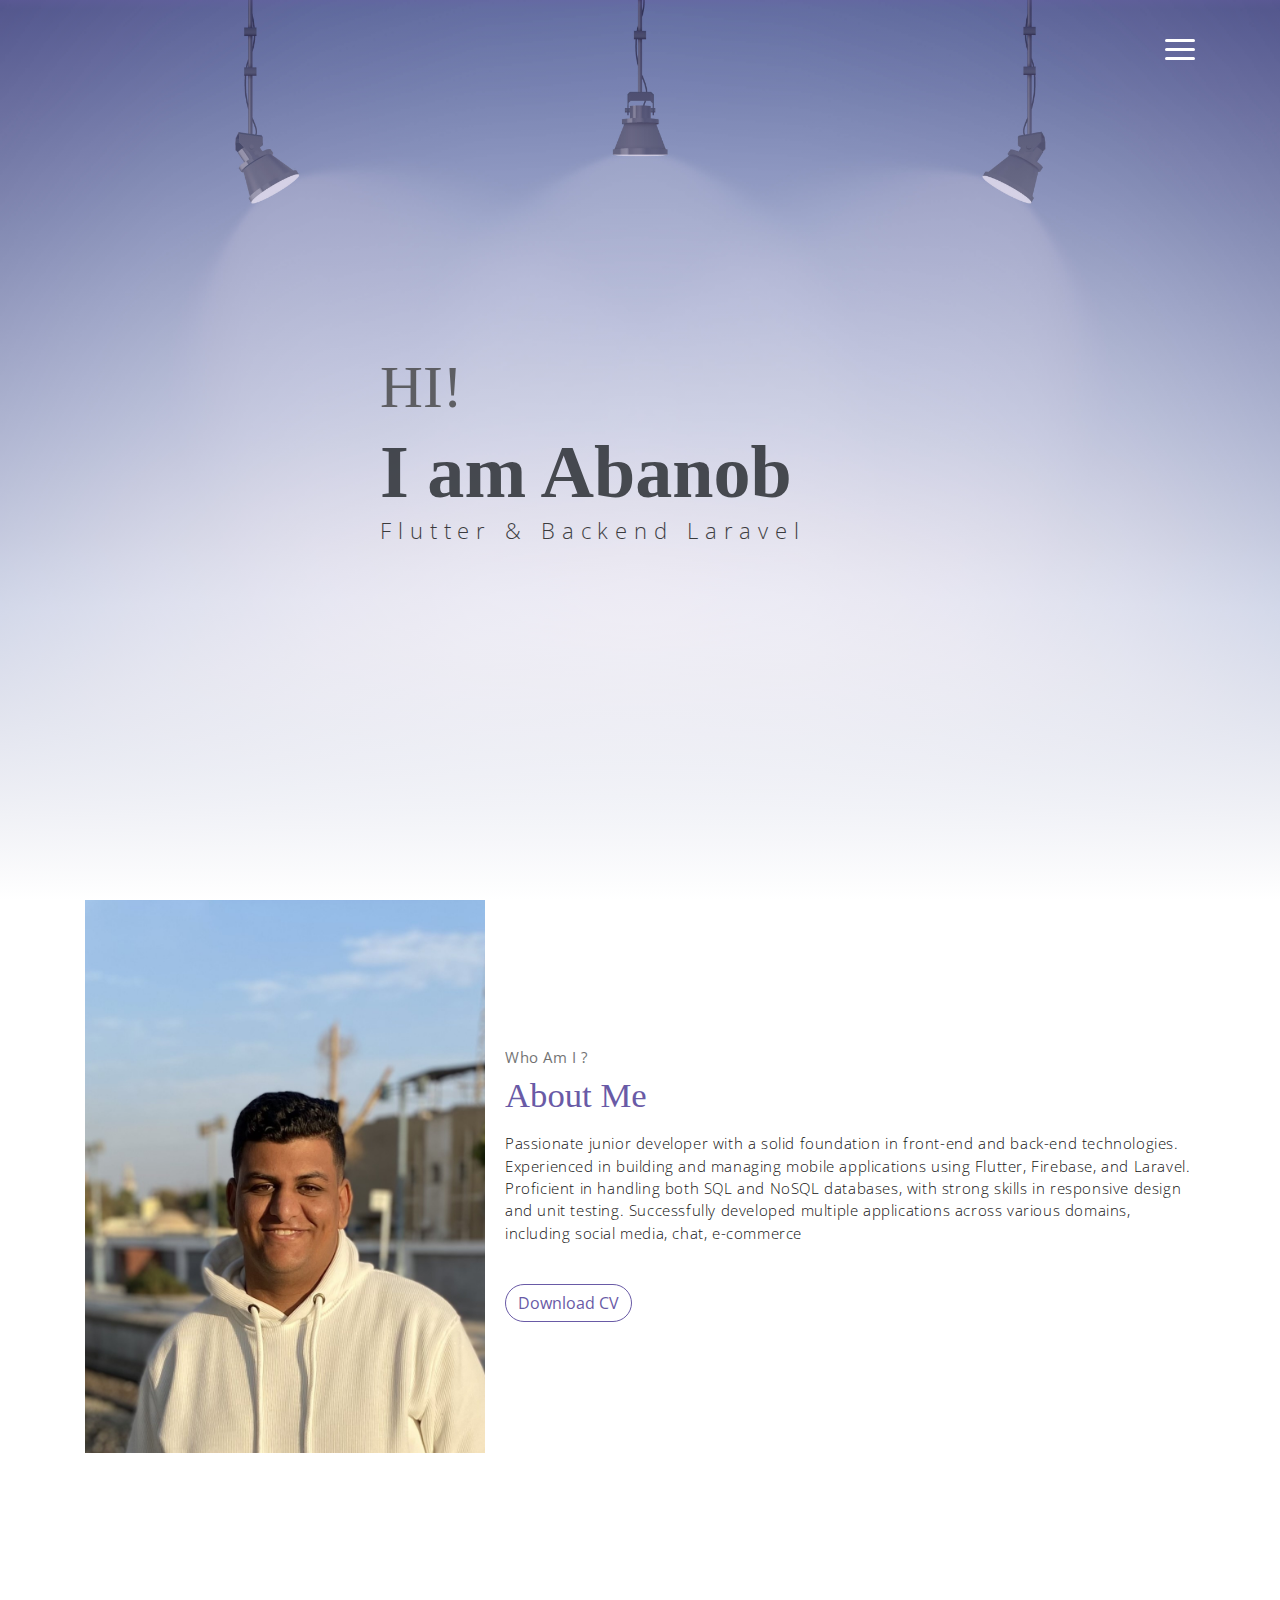
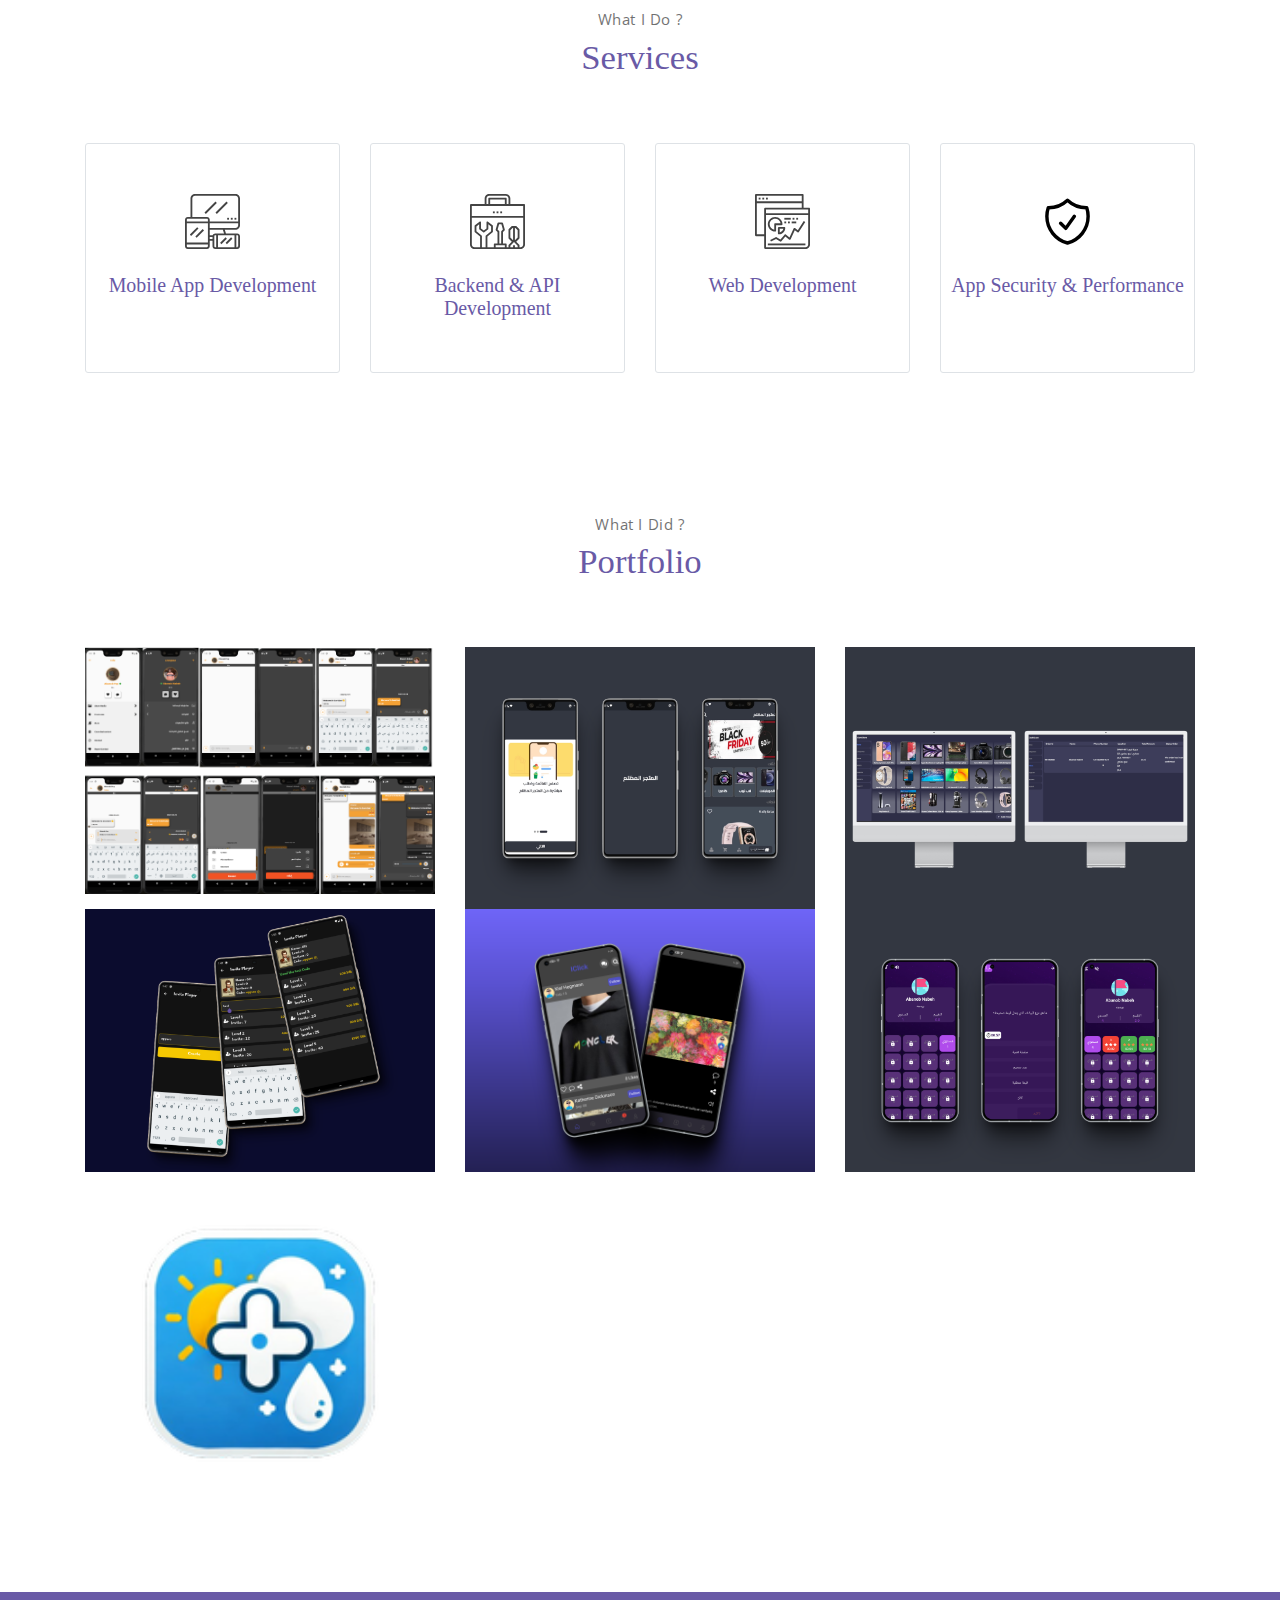
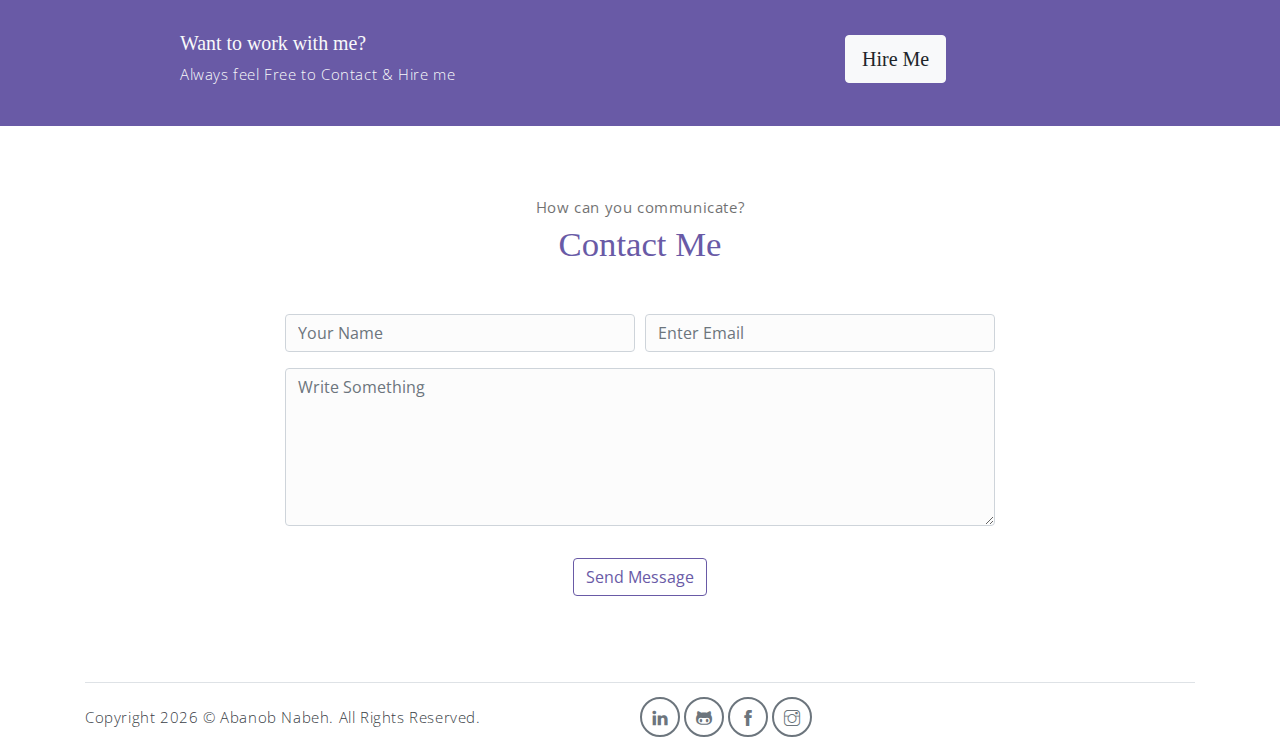
<file: index.html>
<!DOCTYPE html>
<html lang="en">

<head>
    <meta charset="utf-8">
    <meta name="viewport" content="width=device-width, initial-scale=1, shrink-to-fit=no">
    <meta name="description" content="Abanob Nabeh CV">
    <meta name="author" content="Devcrud">
    <title>Abanob CV</title>
    <!-- font icons -->
    <link rel="stylesheet" href="assets/vendors/themify-icons/css/themify-icons.css">
    <!-- Bootstrap + Meyawo main styles -->
    <link rel="stylesheet" href="assets/css/meyawo.css">
</head>

<body data-spy="scroll" data-target=".navbar" data-offset="40" id="home">

    <!-- Page Navbar -->
    <nav class="custom-navbar" data-spy="affix" data-offset-top="20">
        <div class="container">
            <ul class="nav">
                <li class="item">
                    <a class="link" href="#home">Home</a>
                </li>
                <li class="item">
                    <a class="link" href="#about">About</a>
                </li>
                <li class="item">
                    <a class="link" href="#portfolio">Portfolio</a>
                </li>
             
            
                <li class="item">
                    <a class="link" href="#contact">Contact</a>
                </li>
              
            </ul>
            <a href="javascript:void(0)" id="nav-toggle" class="hamburger hamburger--elastic">
                <div class="hamburger-box">
                    <div class="hamburger-inner"></div>
                </div>
            </a>
        </div>
    </nav><!-- End of Page Navbar -->

    <!-- page header -->
    <header id="home" class="header">
        <div class="overlay"></div>
        <div class="header-content container">
            <h1 class="header-title">
                <span class="up">HI!</span>
                <span class="down">I am Abanob</span>
            </h1>
            <p class="header-subtitle">Flutter & Backend Laravel</p>

        </div>
    </header><!-- end of page header -->

    <!-- about section -->
    <section class="section pt-0" id="about">
        <!-- container -->
        <div class="container text-center">
            <!-- about wrapper -->
            <div class="about">
                <div class="about-img-holder">
                    <img src="assets/imgs/man.jpeg" class="about-img"
                        alt="Download free bootstrap 4 landing page, free boootstrap 4 templates, Download free bootstrap 4.1 landing page, free boootstrap 4.1.1 templates, meyawo Landing page">
                </div>
                <div class="about-caption">
                    <p class="section-subtitle">Who Am I ?</p>
                    <h2 class="section-title mb-3">About Me</h2>
                    <p>   
        Passionate junior developer with a solid foundation in front-end and back-end technologies. Experienced in building
        and managing mobile applications using Flutter, Firebase, and Laravel. Proficient in handling both SQL and
        NoSQL databases, with strong skills in responsive design and unit testing. Successfully developed multiple
        applications across various domains, including social media, chat, e-commerce
                </p>
                    <a href="assets/imgs/cv.pdf" class="btn-rounded btn btn-outline-primary mt-4">Download CV</a>
                </div>
            </div><!-- end of about wrapper -->
        </div><!-- end of container -->
    </section> <!-- end of about section -->

    <!-- service section -->
    <section class="section" id="service">
        <div class="container text-center">
            <p class="section-subtitle">What I Do ?</p>
            <h6 class="section-title mb-6">Services</h6>
            <div class="row">
                <div class="col-md-6 col-lg-3">
                    <div class="service-card">
                        <div class="body">
                            <img src="assets/imgs/responsive.svg" class="icon">
                            <h6 class="title">Mobile App Development</h6>
                            <p class="subtitle">Build high-performance mobile apps for Android & iOS using Flutter.</p>
                        </div>
                    </div>
                </div>
                <div class="col-md-6 col-lg-3">
                    <div class="service-card">
                        <div class="body">
                            <img src="assets/imgs/toolbox.svg" class="icon">
                            <h6 class="title">Backend & API Development</h6>
                            <p class="subtitle">Develop secure and scalable APIs using Laravel & SQL.</p>
                        </div>
                    </div>
                </div>
                <div class="col-md-6 col-lg-3">
                    <div class="service-card">
                        <div class="body">
                            <img src="assets/imgs/analytics.svg" class="icon">
                            <h6 class="title">Web Development</h6>
                            <p class="subtitle">Create modern web applications using Laravel, JavaScript, and SQL.</p>
                        </div>
                    </div>
                </div>
                <div class="col-md-6 col-lg-3">
                    <div class="service-card">
                        <div class="body">
                            <img src="assets/imgs/shield.svg" class="icon">
                            <h6 class="title">App Security & Performance</h6>
                            <p class="subtitle">Enhance security, optimize performance, and secure user data.</p>
                        </div>
                    </div>
                </div>
            </div>
        </div>
    </section>
    <!-- end of service section -->
    <section class="section" id="portfolio">
        <div class="container text-center">
            <p class="section-subtitle">What I Did ?</p>
            <h6 class="section-title mb-6">Portfolio</h6>
            <div class="row">
                <!-- DarkChat -->
                <div class="col-md-4">
                    <div class="portfolio-card">
                        <img src="assets/imgs/darkchat.png" class="portfolio-card-img" alt="DarkChat App">
                        <div class="portfolio-card-overlay">
                            <div class="portfolio-card-caption">
                                <h4>DarkChat - Chat App</h4>
                                <p class="font-weight-normal">Flutter, Firebase</p>
                                <div class="portfolio-buttons">
                                    <a href="https://github.com/AbanobNabeh/DarkChat" target="_blank" class="btn btn-primary">Source</a>
                                </div>
                            </div>
                        </div>
                    </div>
                </div>
            <!-- DarkStore -->
            <div class="col-md-4">
                <div class="portfolio-card">
                    <img src="assets/imgs/darkstore.png" class="portfolio-card-img" alt="DarkStore App">
                    <div class="portfolio-card-overlay">
                        <div class="portfolio-card-caption">
                            <h4>DarkStore - E-commerce</h4>
                            <p class="font-weight-normal">Flutter, Laravel, Paymob</p>
                            <div class="portfolio-buttons">
                                <a href="https://github.com/AbanobNabeh/DarkStore" target="_blank" class="btn btn-primary">Source</a>
                                <button class="btn btn-secondary video-btn" data-toggle="modal" data-target="#videoModal" 
                                    data-video="https://drive.google.com/file/d/1D6i4WxrjS4fO6q2ltqEbYmAxWdsiMAFD/preview">
                                    Video
                                </button>
                            </div>
                        </div>
                    </div>
                </div>
            </div>

            <!-- Dashboard -->
            <div class="col-md-4">
                <div class="portfolio-card">
                    <img src="assets/imgs/dashboard.png" class="portfolio-card-img" alt="E-commerce Dashboard">
                    <div class="portfolio-card-overlay">
                        <div class="portfolio-card-caption">
                            <h4>Dashboard - E-commerce Admin</h4>
                            <p class="font-weight-normal">Laravel, SQL</p>
                            <div class="portfolio-buttons">
                                <a href="https://github.com/AbanobNabeh/Dashboard_darkstore" target="_blank" class="btn btn-primary">Source</a>
                                <button class="btn btn-secondary video-btn" data-toggle="modal" data-target="#videoModal" 
                                    data-video="https://drive.google.com/file/d/1lhwbh9Fe1_3AY5RhsrvEZBejpIIrad2J/preview">
                                    Video
                                </button>
                            </div>
                        </div>
                    </div>
                </div>
            </div>
                <div class="col-md-4">
                    <div class="portfolio-card">
                        <img src="assets/imgs/royalsro.png" class="portfolio-card-img" alt="Royalsro Game App">
                        <div class="portfolio-card-overlay">
                            <div class="portfolio-card-caption">
                                <h4>Royalsro - Game App</h4>
                                <p class="font-weight-normal">Flutter, Laravel, SQL Server, Paymob</p>
                                <div class="portfolio-buttons">
                                    <a href="https://github.com/AbanobNabeh/RoyalSRO" target="_blank" class="btn btn-primary">Source</a>
                                </div>
                            </div>
                        </div>
                    </div>
                </div>
            
             
                <div class="col-md-4">
                    <div class="portfolio-card">
                        <img src="assets/imgs/iclick.png" class="portfolio-card-img" alt="iClick Social Media App">
                        <div class="portfolio-card-overlay">
                            <div class="portfolio-card-caption">
                                <h4>iClick - Social Media App</h4>
                                <p class="font-weight-normal">Flutter, Firebase, Laravel</p>
                                <div class="portfolio-buttons">
                                    <a href="https://github.com/AbanobNabeh/iClick" target="_blank" class="btn btn-primary">Source</a>
                                    <button class="btn btn-secondary video-btn" data-toggle="modal" data-target="#videoModal" 
                                        data-video="https://drive.google.com/file/d/1MQs2KROwuwPgIvqbtCAnvBqHS6wP2gu-/preview">
                                        Video
                                    </button>
                                </div>
                            </div>
                        </div>
                    </div>
                </div>
    
                <!-- Quiz -->
                <div class="col-md-4">
                    <div class="portfolio-card">
                        <img src="assets/imgs/quiz.png" class="portfolio-card-img" alt="Quiz AI Game">
                        <div class="portfolio-card-overlay">
                            <div class="portfolio-card-caption">
                                <h4>Quiz - AI Game</h4>
                                <p class="font-weight-normal">Flutter, SQFlite, AI</p>
                                <div class="portfolio-buttons">
                                    <a href="https://github.com/AbanobNabeh/QUIZ" target="_blank" class="btn btn-primary">Source</a>
                                    <button class="btn btn-secondary video-btn" data-toggle="modal" data-target="#videoModal" 
                                        data-video="https://drive.google.com/file/d/1qkonpFXIlstgQh7VU-EsuJUKNGnWvTlC/preview">
                                        Video
                                    </button>
                                </div>
                            </div>
                        </div>
                    </div>
                </div>
    
                

                <!-- باقي المشاريع -->
                <div class="col-md-4">
                    <div class="portfolio-card">
                        <img src="assets/imgs/weatherplus.png" class="portfolio-card-img" alt="Weather Plus">
                        <div class="portfolio-card-overlay">
                            <div class="portfolio-card-caption">
                                <h4>Weather Plus - Weather App</h4>
                                <p class="font-weight-normal">Flutter</p>
                                <div class="portfolio-buttons">
                                    <a href="https://play.google.com/store/apps/details?id=com.abanob.weatherplus" target="_blank" class="btn btn-primary">Download</a>
                                </div>
                            </div>
                        </div>
                    </div>
                </div>
            </div>
        </div>
    </section>
 <!-- Video Popup Modal -->
<div class="modal fade" id="videoModal" tabindex="-1" role="dialog" aria-labelledby="videoModalLabel" aria-hidden="true">
    <div class="modal-dialog modal-dialog-centered" role="document">
        <div class="modal-content">
            <div class="modal-header">
                <h5 class="modal-title" id="videoModalLabel">Project Video</h5>
                <button type="button" class="close" data-dismiss="modal" aria-label="Close">
                    <span aria-hidden="true">&times;</span>
                </button>
            </div>
            <div class="modal-body text-center">
                <iframe id="videoFrame" width="100%" height="400px" frameborder="0" allowfullscreen></iframe>
            </div>
        </div>
    </div>
</div>






    <section class="section-sm bg-primary">
        <!-- container -->
        <div class="container text-center text-sm-left">
            <!-- row -->
            <div class="row align-items-center">
                <div class="col-sm offset-md-1 mb-4 mb-md-0">
                    <h6 class="title text-light">Want to work with me?</h6>
                    <p class="m-0 text-light">Always feel Free to Contact & Hire me</p>
                </div>
                <div class="col-sm offset-sm-2 offset-md-3">
                    <a href="mailto:Abanobnabeh5@gmail.com" class="btn btn-lg my-font btn-light rounded">Hire Me</a>
                </div>
            </div> <!-- end of row -->
        </div> <!-- end of container -->
    </section> <!-- end of section -->
    <section class="section" id="contact">
        <div class="container text-center">
            <p class="section-subtitle">How can you communicate?</p>
            <h6 class="section-title mb-5">Contact Me</h6>
            <form action="mailto:Abanobnabeh5@gmail.com" method="GET" class="contact-form col-md-10 col-lg-8 m-auto">
                <div class="form-row">
                    <div class="form-group col-sm-6">
                        <input type="text" name="subject" class="form-control" placeholder="Your Name" required>
                    </div>
                    <div class="form-group col-sm-6">
                        <input type="email" name="email" class="form-control" placeholder="Enter Email" required>
                    </div>
                    <div class="form-group col-sm-12">
                        <textarea name="body" rows="6" class="form-control" placeholder="Write Something"></textarea>
                    </div>
                    <div class="form-group col-sm-12 mt-3">
                        <input type="submit" value="Send Message" class="btn btn-outline-primary rounded">
                    </div>
                </div>
            </form>
        </div>
    </section>
    
    <!-- footer -->
    <div class="container">
        <footer class="footer d-flex justify-content-between align-items-center flex-wrap">
            <p class="mb-0">
                Copyright <script>document.write(new Date().getFullYear())</script> &copy; 
                <a href="#">Abanob Nabeh</a>. All Rights Reserved.
            </p>
            <div class="social-links">
                <a href="https://www.linkedin.com/in/AbanobNabeh" target="_blank" class="link"><i class="ti-linkedin"></i></a>
                <a href="https://github.com/AbanobNabeh" target="_blank" class="link"><i class="ti-github"></i></a>
                <a href="https://www.facebook.com/abanobnabeeh" target="_blank" class="link"><i class="ti-facebook"></i></a>
                <a href="https://www.instagram.com/abanobnabeeh" target="_blank" class="link"><i class="ti-instagram"></i></a>
            </div>
        </footer>
    </div>
     <!-- end of page footer -->

    <!-- core  -->
    <script src="assets/vendors/jquery/jquery-3.4.1.js"></script>
    <script src="assets/vendors/bootstrap/bootstrap.bundle.js"></script>

    <!-- bootstrap 3 affix -->
    <script src="assets/vendors/bootstrap/bootstrap.affix.js"></script>

    <!-- Meyawo js -->
    <script src="assets/js/meyawo.js"></script>

</body>

</html>
</file>
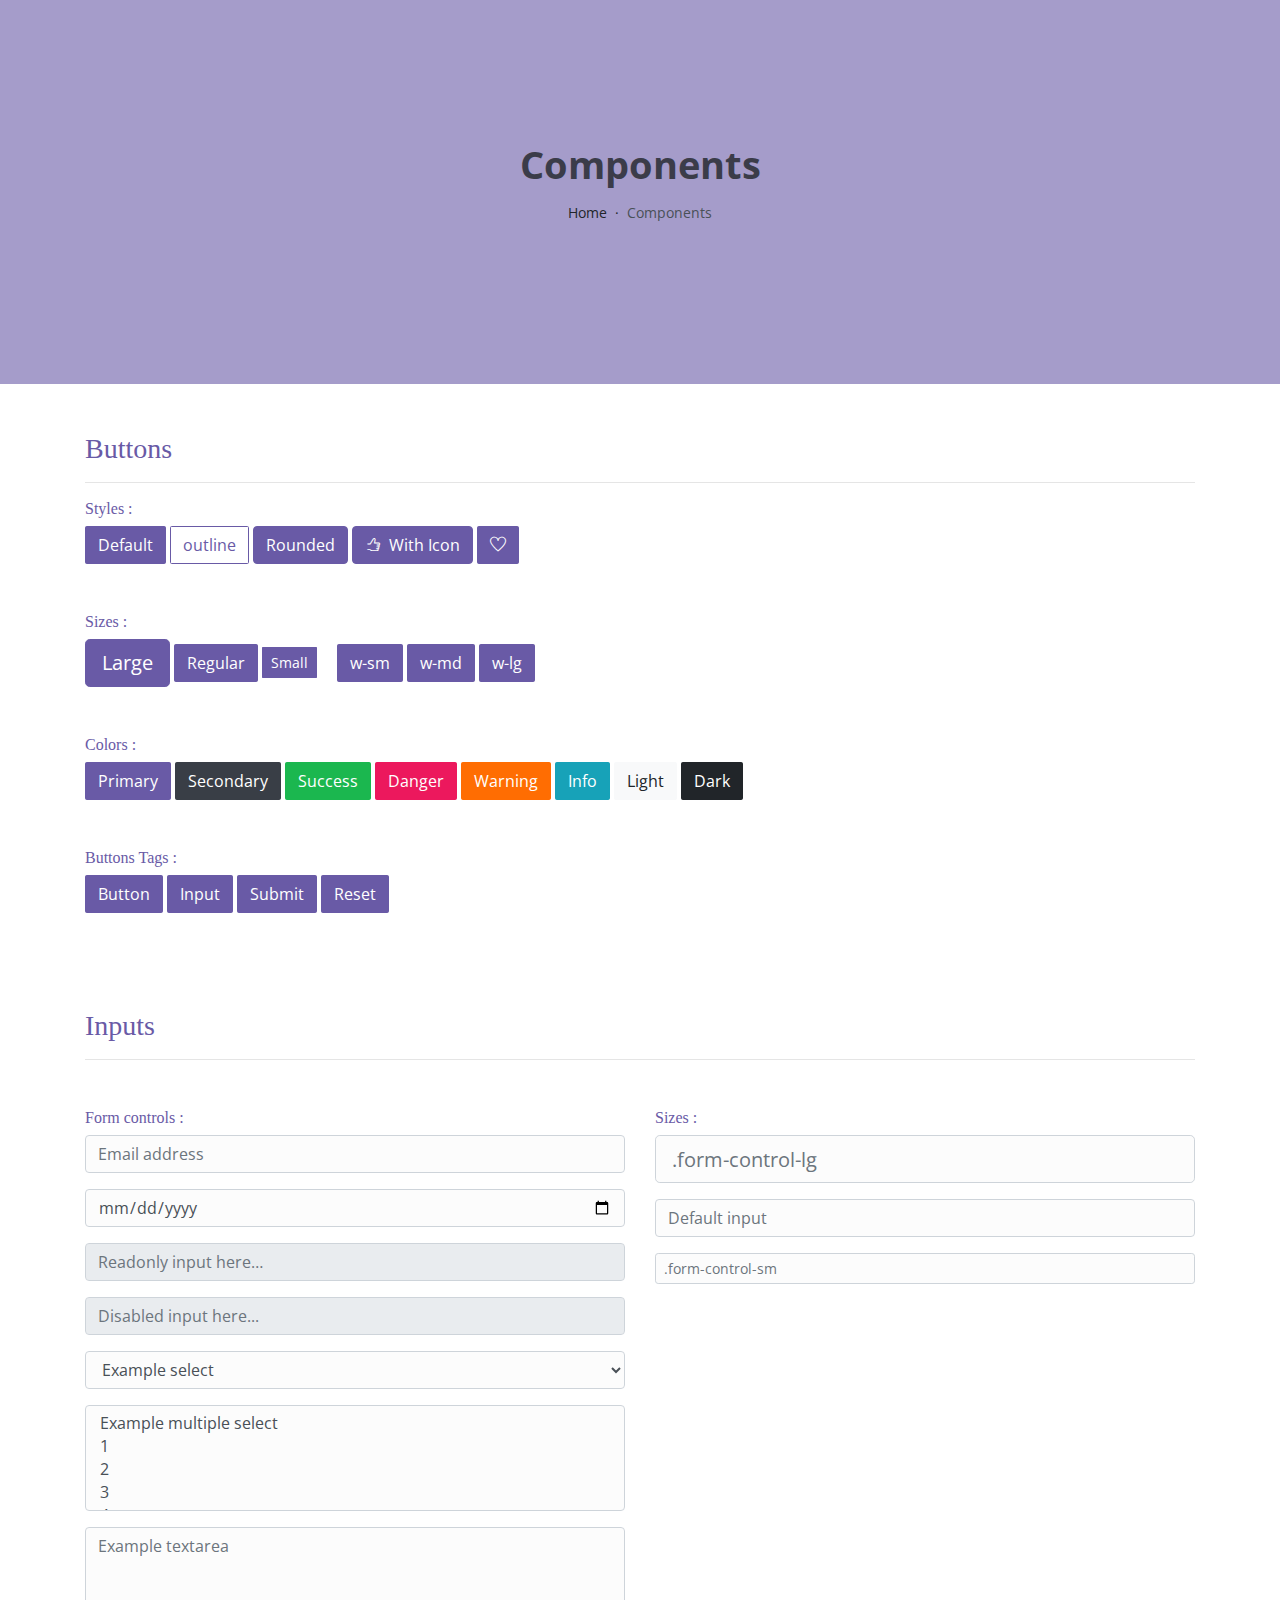
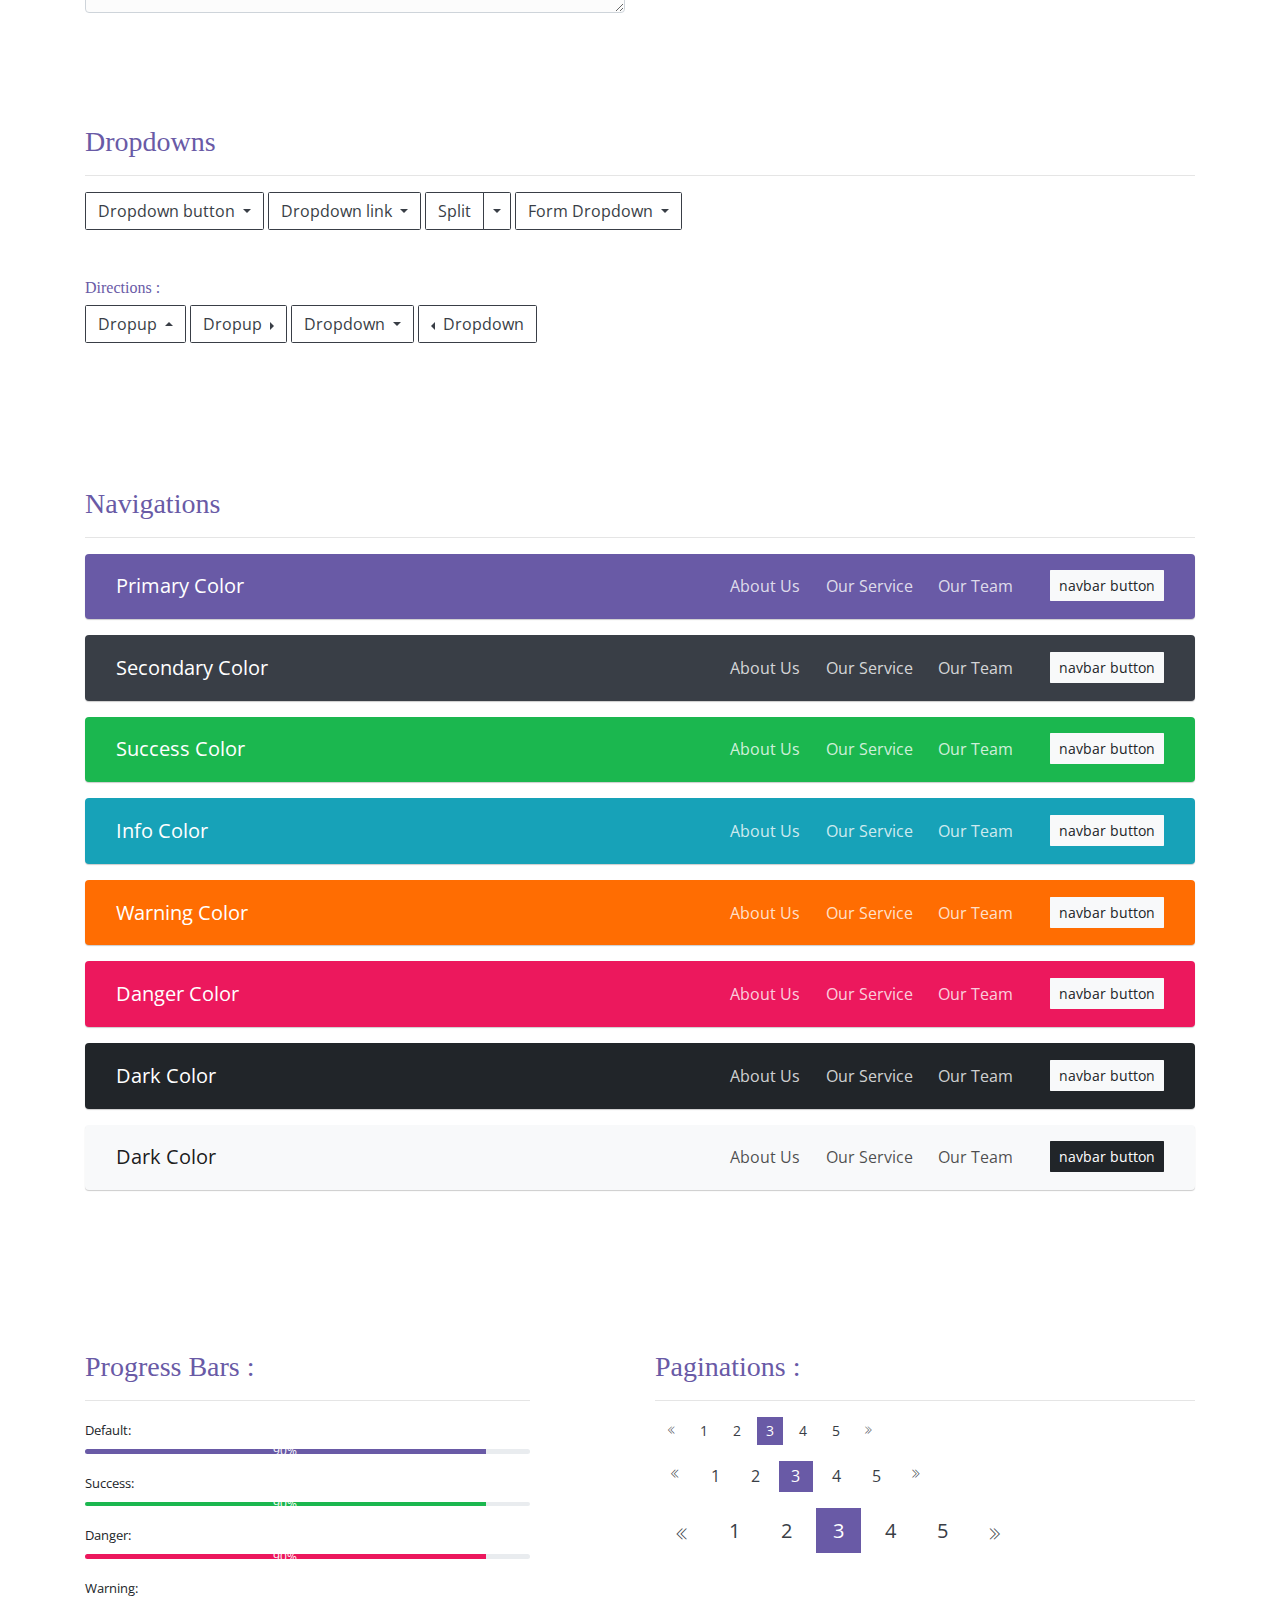
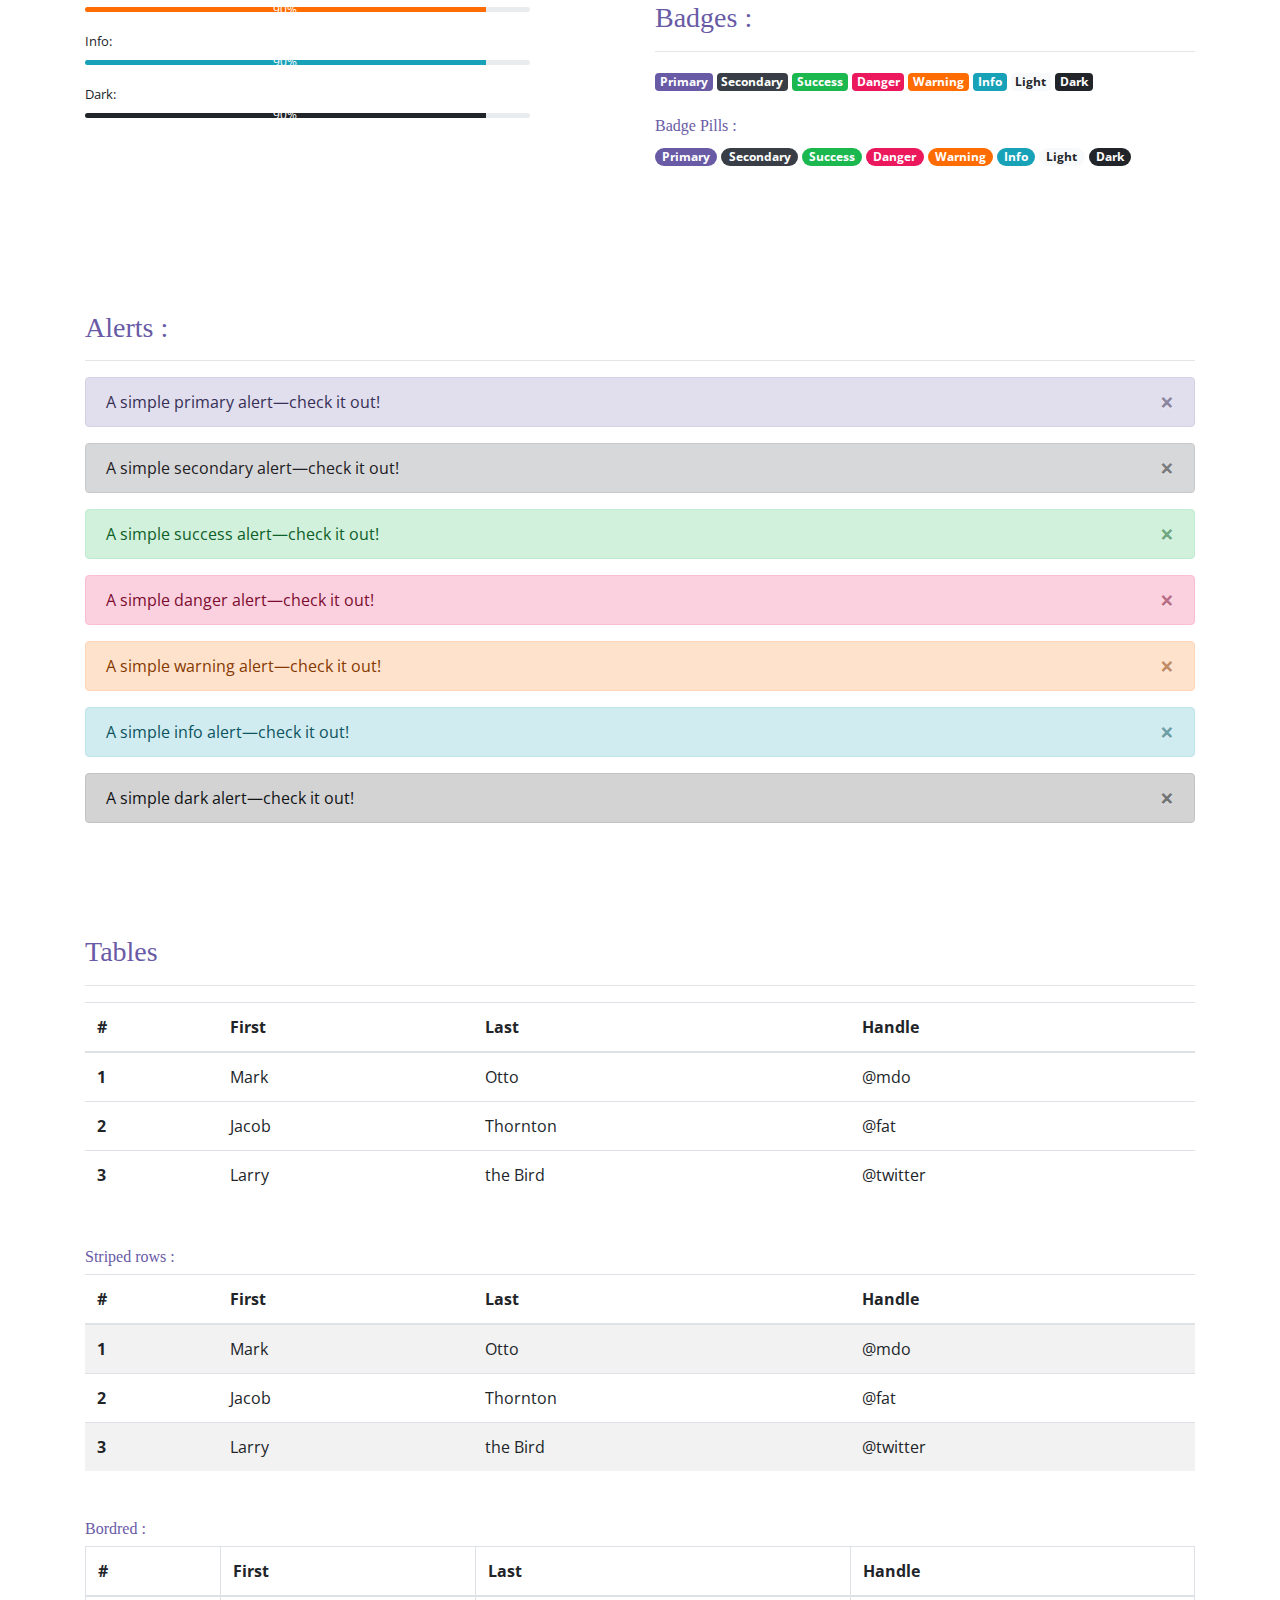
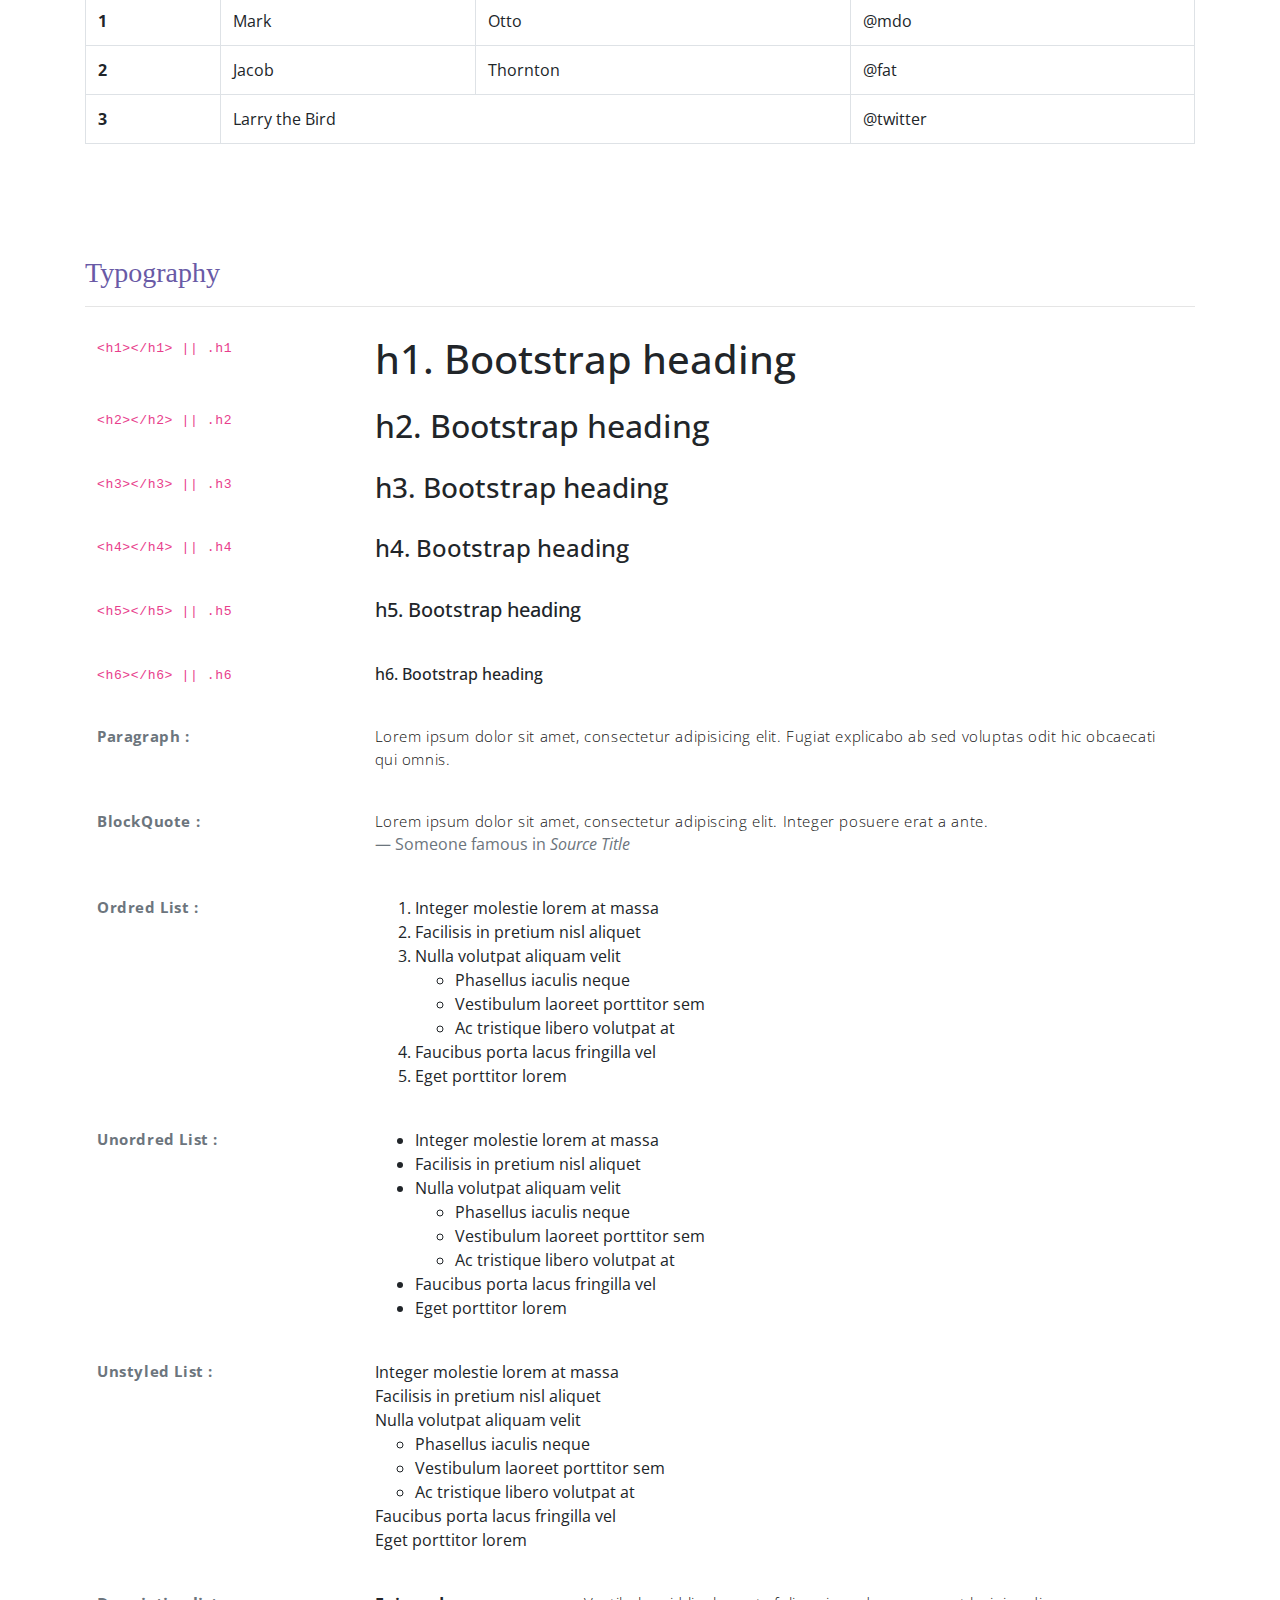
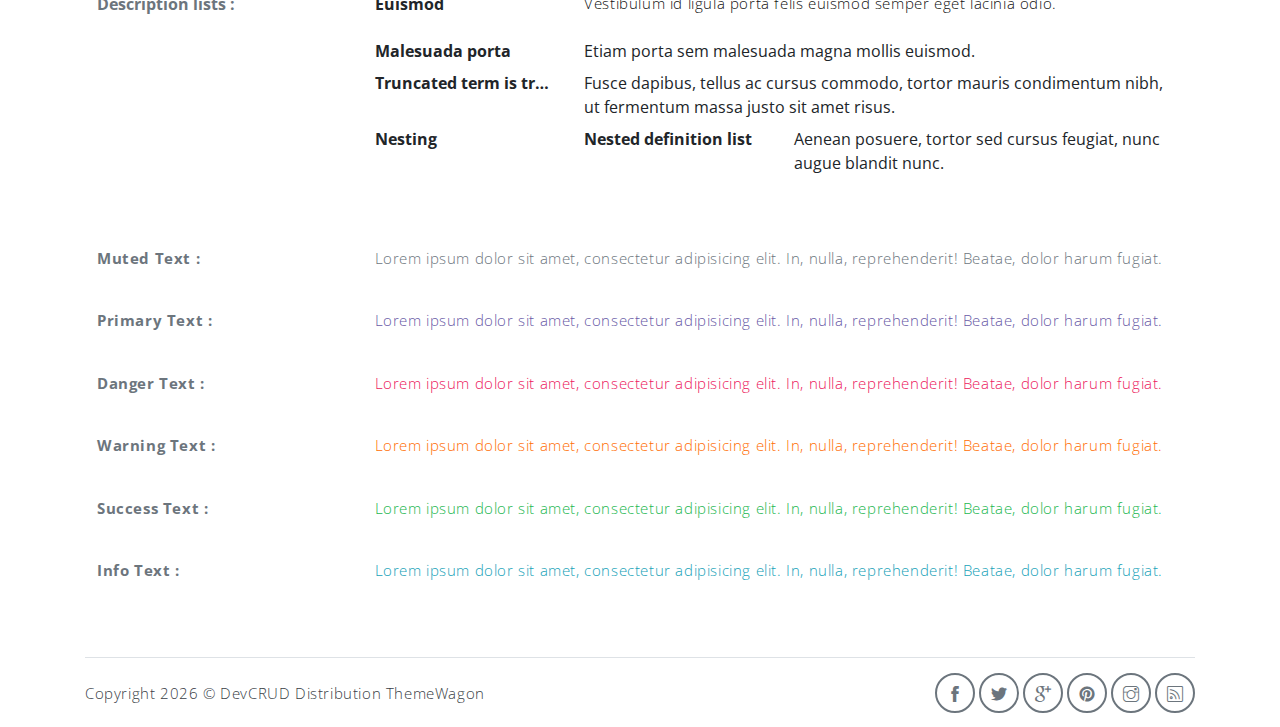
<file: components.html>
<!DOCTYPE html>
<html lang="en">

<head>
   <meta charset="utf-8">
   <meta name="viewport" content="width=device-width, initial-scale=1, shrink-to-fit=no">
   <meta name="description" content="Abanob Nabeh CV">
   <meta name="author" content="Devcrud">
   <title>Abanob Nabeh</title>
   <!-- font icons -->
   <link rel="stylesheet" href="assets/vendors/themify-icons/css/themify-icons.css">
   <!-- Bootstrap + Steller  -->
   <link rel="stylesheet" href="assets/css/meyawo.css">
</head>

<body>

   <!-- Page Header -->
   <header class="header header-mini">
      <div class="header-title">Components</div>
      <nav aria-label="breadcrumb">
         <ol class="breadcrumb">
            <li class="breadcrumb-item"><a href="/">Home</a></li>
            <li class="breadcrumb-item active" aria-current="page">Components</li>
         </ol>
      </nav>
   </header> <!-- End Of Page Header -->

   <!-- main content -->
   <div class="container">

      <!-- Buttons -->
      <h3 class="mt-5">Buttons</h3>
      <hr>
      <h6 class="section-secondary-title">Styles :</h6>
      <button class="btn btn-primary">Default</button>
      <button class="btn btn-outline-primary">outline</button>
      <button class="btn btn-primary rounded">Rounded</button>
      <button class="btn btn-primary rounded"><i class="ti-thumb-up pr-1"></i> With Icon</button>
      <button class="btn btn-primary circle"><i class="ti-heart"></i></button>

      <h6 class="section-secondary-title mt-5">Sizes :</h6>
      <button class="btn btn-primary btn-lg">Large</button>
      <button class="btn btn-primary ">Regular</button>
      <button class="btn btn-primary btn-sm">Small</button>
      <button class="btn btn-primary w-sm ml-3">w-sm</button>
      <button class="btn btn-primary w-md">w-md</button>
      <button class="btn btn-primary w-lg">w-lg</button>

      <h6 class="section-secondary-title mt-5">Colors :</h6>
      <button type="button" class="btn btn-primary">Primary</button>
      <button type="button" class="btn btn-secondary">Secondary</button>
      <button type="button" class="btn btn-success">Success</button>
      <button type="button" class="btn btn-danger">Danger</button>
      <button type="button" class="btn btn-warning">Warning</button>
      <button type="button" class="btn btn-info">Info</button>
      <button type="button" class="btn btn-light">Light</button>
      <button type="button" class="btn btn-dark">Dark</button>

      <h6 class="section-secondary-title mt-5">Buttons Tags :</h6>
      <button class="btn btn-primary" type="submit">Button</button>
      <input class="btn btn-primary" type="button" value="Input">
      <input class="btn btn-primary" type="submit" value="Submit">
      <input class="btn btn-primary" type="reset" value="Reset">

      <!-- devider -->
      <div class="py-5"></div>

      <!-- Inputs -->
      <h3>Inputs</h3>
      <hr>
      <div class="row mt-5">
         <div class="col-md-6">
            <h6 class="section-secondary-title">Form controls :</h6>
            <div class="form-group">
               <input type="email" class="form-control" id="exampleFormControlInput1" placeholder="Email address">
            </div>
            <div class="form-group">
               <input type="date" class="form-control" id="exampleFormControlInput1" placeholder="Date">
            </div>
            <div class="form-group">
               <input class="form-control" type="text" placeholder="Readonly input here…" readonly>
            </div>
            <div class="form-group">
               <input class="form-control" id="disabledInput" type="text" placeholder="Disabled input here..." disabled>
            </div>
            <div class="form-group">
               <select class="form-control" id="exampleFormControlSelect1">
                  <option>Example select</option>
                  <option>1</option>
                  <option>2</option>
                  <option>3</option>
                  <option>4</option>
                  <option>5</option>
               </select>
            </div>
            <div class="form-group">
               <select multiple class="form-control" id="exampleFormControlSelect2">
                  <option>Example multiple select</option>
                  <option>1</option>
                  <option>2</option>
                  <option>3</option>
                  <option>4</option>
                  <option>5</option>
               </select>
            </div>
            <div class="form-group">
               <textarea class="form-control" id="exampleFormControlTextarea1" rows="3"
                  placeholder="Example textarea"></textarea>
            </div>
         </div>
         <div class="col-md-6">
            <h6 class="section-secondary-title">Sizes :</h6>
            <div class="form-group">
               <input class="form-control form-control-lg" type="text" placeholder=".form-control-lg">
            </div>
            <div class="form-group">
               <input class="form-control" type="text" placeholder="Default input">
            </div>
            <div class="form-group">
               <input class="form-control form-control-sm" type="text" placeholder=".form-control-sm">
            </div>
         </div>
      </div> <!-- end of inputs -->

      <!-- devider -->
      <div class="py-5"></div>

      <!-- Dropdowns -->
      <h3 class="components-section-title font-weight-normal">Dropdowns</h3>
      <hr>
      <div class="dropdown d-inline-block">
         <button class="btn btn-outline-secondary dropdown-toggle" type="button" id="dropdownMenuButton"
            data-toggle="dropdown" aria-haspopup="true" aria-expanded="false">
            Dropdown button
         </button>
         <div class="dropdown-menu" aria-labelledby="dropdownMenuButton">
            <a class="dropdown-item" href="#">Action</a>
            <a class="dropdown-item" href="#">Another action</a>
            <a class="dropdown-item" href="#">Something else here</a>
         </div>
      </div>
      <div class="dropdown d-inline-block">
         <a class="btn btn-outline-secondary dropdown-toggle" href="#" role="button" id="dropdownMenuLink"
            data-toggle="dropdown" aria-haspopup="true" aria-expanded="false">
            Dropdown link
         </a>
         <div class="dropdown-menu" aria-labelledby="dropdownMenuLink">
            <a class="dropdown-item" href="#">Action</a>
            <a class="dropdown-item" href="#">Another action</a>
            <a class="dropdown-item" href="#">Something else here</a>
         </div>
      </div>
      <div class="btn-group">
         <button type="button" class="btn btn-outline-secondary">Split</button>
         <button type="button" class="btn btn-outline-secondary dropdown-toggle dropdown-toggle-split"
            data-toggle="dropdown" aria-haspopup="true" aria-expanded="false">
            <span class="sr-only">Toggle Dropdown</span>
         </button>
         <div class="dropdown-menu">
            <a class="dropdown-item" href="#">Action</a>
            <a class="dropdown-item" href="#">Another action</a>
            <a class="dropdown-item" href="#">Something else here</a>
            <div class="dropdown-divider"></div>
            <a class="dropdown-item" href="#">Separated link</a>
         </div>
      </div>
      <div class="btn-group">
         <button class="btn btn-outline-secondary dropdown-toggle" type="button" id="dropdownMenuButton"
            data-toggle="dropdown" aria-haspopup="true" aria-expanded="false">
            Form Dropdown
         </button>
         <div class="dropdown-menu form">
            <form class="px-4 py-3">
               <div class="form-group">
                  <input type="email" class="form-control" id="exampleDropdownFormEmail1"
                     placeholder="email@example.com">
               </div>
               <div class="form-group">
                  <input type="password" class="form-control" id="exampleDropdownFormPassword1" placeholder="Password">
               </div>
               <div class="form-check mb-3">
                  <input type="checkbox" class="form-check-input" id="dropdownCheck">
                  <label class="form-check-label" for="dropdownCheck">
                     Remember me
                  </label>
               </div>
               <button type="submit" class="btn btn-primary btn-block">Sign in</button>
            </form>
            <div class="dropdown-divider"></div>
            <a class="dropdown-item" href="#"><small>New around here? Sign up</small></a>
            <a class="dropdown-item" href="#"><small>Forgot password?</small></a>
         </div>
      </div>
      <h6 class="section-secondary-title mt-5">Directions :</h6>
      <div class="btn-group dropup">
         <button type="button" class="btn btn-outline-secondary dropdown-toggle" data-toggle="dropdown"
            aria-haspopup="true" aria-expanded="false">
            Dropup
         </button>
         <div class="dropdown-menu">
            <a class="dropdown-item" href="#">Action</a>
            <a class="dropdown-item" href="#">Another action</a>
            <a class="dropdown-item" href="#">Something else here</a>
            <div class="dropdown-divider"></div>
            <a class="dropdown-item" href="#">Separated link</a>
         </div>
      </div>
      <div class="btn-group dropright">
         <button type="button" class="btn btn-outline-secondary dropdown-toggle" data-toggle="dropdown"
            aria-haspopup="true" aria-expanded="false">
            Dropup
         </button>
         <div class="dropdown-menu">
            <a class="dropdown-item" href="#">Action</a>
            <a class="dropdown-item" href="#">Another action</a>
            <a class="dropdown-item" href="#">Something else here</a>
            <div class="dropdown-divider"></div>
            <a class="dropdown-item" href="#">Separated link</a>
         </div>
      </div>
      <div class="btn-group">
         <button type="button" class="btn btn-outline-secondary dropdown-toggle" data-toggle="dropdown"
            aria-haspopup="true" aria-expanded="false">
            Dropdown
         </button>
         <div class="dropdown-menu">
            <a class="dropdown-item" href="#">Action</a>
            <a class="dropdown-item" href="#">Another action</a>
            <a class="dropdown-item" href="#">Something else here</a>
            <div class="dropdown-divider"></div>
            <a class="dropdown-item" href="#">Separated link</a>
         </div>
      </div>
      <div class="btn-group dropleft">
         <button type="button" class="btn btn-outline-secondary dropdown-toggle" data-toggle="dropdown"
            aria-haspopup="true" aria-expanded="false">
            Dropdown
         </button>
         <div class="dropdown-menu">
            <a class="dropdown-item" href="#">Action</a>
            <a class="dropdown-item" href="#">Another action</a>
            <a class="dropdown-item" href="#">Something else here</a>
            <div class="dropdown-divider"></div>
            <a class="dropdown-item" href="#">Separated link</a>
         </div>
      </div> <!-- end of Dropdowns -->

      <!-- devider -->
      <div class="py-5"></div>

      <!-- navbars -->
      <h3 class="components-section-title font-weight-normal mt-5">Navigations</h3>
      <hr>
      <nav class="navbar navbar-expand-sm navbar-dark bg-primary rounded shadow mb-3">
         <div class="container">
            <a class="navbar-brand" href="#">Primary Color</a>
            <button class="navbar-toggler ml-auto" type="button" data-toggle="collapse"
               data-target="#navbarSupportedContent" aria-controls="navbarSupportedContent" aria-expanded="false"
               aria-label="Toggle navigation">
               <span class="navbar-toggler-icon"></span>
            </button>
            <div class="collapse navbar-collapse" id="navbarSupportedContent">
               <ul class="navbar-nav ml-auto">
                  <li class="nav-item">
                     <a class="nav-link" href="#about">About Us</a>
                  </li>
                  <li class="nav-item">
                     <a class="nav-link" href="#service">Our Service</a>
                  </li>
                  <li class="nav-item">
                     <a class="nav-link" href="#team">Our Team</a>
                  </li>
                  <li class="nav-item">
                     <a href="#book-table" class="ml-4 mt-1 btn btn-light btn-sm">navbar button</a>
                  </li>
               </ul>
            </div>
         </div>
      </nav>
      <nav class="navbar navbar-expand-sm navbar-dark bg-secondary rounded shadow mb-3">
         <div class="container">
            <a class="navbar-brand" href="#">Secondary Color</a>
            <button class="navbar-toggler ml-auto" type="button" data-toggle="collapse"
               data-target="#navbarSupportedContent" aria-controls="navbarSupportedContent" aria-expanded="false"
               aria-label="Toggle navigation">
               <span class="navbar-toggler-icon"></span>
            </button>
            <div class="collapse navbar-collapse" id="navbarSupportedContent">
               <ul class="navbar-nav ml-auto">
                  <li class="nav-item">
                     <a class="nav-link" href="#about">About Us</a>
                  </li>
                  <li class="nav-item">
                     <a class="nav-link" href="#service">Our Service</a>
                  </li>
                  <li class="nav-item">
                     <a class="nav-link" href="#team">Our Team</a>
                  </li>
                  <li class="nav-item">
                     <a href="#book-table" class="ml-4 mt-1 btn btn-light btn-sm">navbar button</a>
                  </li>
               </ul>
            </div>
         </div>
      </nav>
      <nav class="navbar navbar-expand-sm navbar-dark bg-success rounded shadow mb-3">
         <div class="container">
            <a class="navbar-brand" href="#">Success Color</a>
            <button class="navbar-toggler ml-auto" type="button" data-toggle="collapse"
               data-target="#navbarSupportedContent" aria-controls="navbarSupportedContent" aria-expanded="false"
               aria-label="Toggle navigation">
               <span class="navbar-toggler-icon"></span>
            </button>
            <div class="collapse navbar-collapse" id="navbarSupportedContent">
               <ul class="navbar-nav ml-auto">
                  <li class="nav-item">
                     <a class="nav-link" href="#about">About Us</a>
                  </li>
                  <li class="nav-item">
                     <a class="nav-link" href="#service">Our Service</a>
                  </li>
                  <li class="nav-item">
                     <a class="nav-link" href="#team">Our Team</a>
                  </li>
                  <li class="nav-item">
                     <a href="#book-table" class="ml-4 mt-1 btn btn-light btn-sm">navbar button</a>
                  </li>
               </ul>
            </div>
         </div>
      </nav>
      <nav class="navbar navbar-expand-sm navbar-dark bg-info rounded shadow mb-3">
         <div class="container">
            <a class="navbar-brand" href="#">Info Color</a>
            <button class="navbar-toggler ml-auto" type="button" data-toggle="collapse"
               data-target="#navbarSupportedContent" aria-controls="navbarSupportedContent" aria-expanded="false"
               aria-label="Toggle navigation">
               <span class="navbar-toggler-icon"></span>
            </button>
            <div class="collapse navbar-collapse" id="navbarSupportedContent">
               <ul class="navbar-nav ml-auto">
                  <li class="nav-item">
                     <a class="nav-link" href="#about">About Us</a>
                  </li>
                  <li class="nav-item">
                     <a class="nav-link" href="#service">Our Service</a>
                  </li>
                  <li class="nav-item">
                     <a class="nav-link" href="#team">Our Team</a>
                  </li>
                  <li class="nav-item">
                     <a href="#book-table" class="ml-4 mt-1 btn btn-light btn-sm">navbar button</a>
                  </li>
               </ul>
            </div>
         </div>
      </nav>
      <nav class="navbar navbar-expand-sm navbar-dark bg-warning rounded shadow mb-3">
         <div class="container">
            <a class="navbar-brand" href="#">Warning Color</a>
            <button class="navbar-toggler ml-auto" type="button" data-toggle="collapse"
               data-target="#navbarSupportedContent" aria-controls="navbarSupportedContent" aria-expanded="false"
               aria-label="Toggle navigation">
               <span class="navbar-toggler-icon"></span>
            </button>
            <div class="collapse navbar-collapse" id="navbarSupportedContent">
               <ul class="navbar-nav ml-auto">
                  <li class="nav-item">
                     <a class="nav-link" href="#about">About Us</a>
                  </li>
                  <li class="nav-item">
                     <a class="nav-link" href="#service">Our Service</a>
                  </li>
                  <li class="nav-item">
                     <a class="nav-link" href="#team">Our Team</a>
                  </li>
                  <li class="nav-item">
                     <a href="#book-table" class="ml-4 mt-1 btn btn-light btn-sm">navbar button</a>
                  </li>
               </ul>
            </div>
         </div>
      </nav>
      <nav class="navbar navbar-expand-sm navbar-dark bg-danger rounded shadow mb-3">
         <div class="container">
            <a class="navbar-brand" href="#">Danger Color</a>
            <button class="navbar-toggler ml-auto" type="button" data-toggle="collapse"
               data-target="#navbarSupportedContent" aria-controls="navbarSupportedContent" aria-expanded="false"
               aria-label="Toggle navigation">
               <span class="navbar-toggler-icon"></span>
            </button>
            <div class="collapse navbar-collapse" id="navbarSupportedContent">
               <ul class="navbar-nav ml-auto">
                  <li class="nav-item">
                     <a class="nav-link" href="#about">About Us</a>
                  </li>
                  <li class="nav-item">
                     <a class="nav-link" href="#service">Our Service</a>
                  </li>
                  <li class="nav-item">
                     <a class="nav-link" href="#team">Our Team</a>
                  </li>
                  <li class="nav-item">
                     <a href="#book-table" class="ml-4 mt-1 btn btn-light btn-sm">navbar button</a>
                  </li>
               </ul>
            </div>
         </div>
      </nav>
      <nav class="navbar navbar-expand-sm navbar-dark bg-dark rounded shadow mb-3">
         <div class="container">
            <a class="navbar-brand" href="#">Dark Color</a>
            <button class="navbar-toggler ml-auto" type="button" data-toggle="collapse"
               data-target="#navbarSupportedContent" aria-controls="navbarSupportedContent" aria-expanded="false"
               aria-label="Toggle navigation">
               <span class="navbar-toggler-icon"></span>
            </button>
            <div class="collapse navbar-collapse" id="navbarSupportedContent">
               <ul class="navbar-nav ml-auto">
                  <li class="nav-item">
                     <a class="nav-link" href="#about">About Us</a>
                  </li>
                  <li class="nav-item">
                     <a class="nav-link" href="#service">Our Service</a>
                  </li>
                  <li class="nav-item">
                     <a class="nav-link" href="#team">Our Team</a>
                  </li>
                  <li class="nav-item">
                     <a href="#book-table" class="ml-4 mt-1 btn btn-light btn-sm">navbar button</a>
                  </li>
               </ul>
            </div>
         </div>
      </nav>
      <nav class="navbar navbar-expand-sm navbar-light bg-light rounded shadow mb-3">
         <div class="container">
            <a class="navbar-brand" href="#">Dark Color</a>
            <button class="navbar-toggler ml-auto" type="button" data-toggle="collapse"
               data-target="#navbarSupportedContent" aria-controls="navbarSupportedContent" aria-expanded="false"
               aria-label="Toggle navigation">
               <span class="navbar-toggler-icon"></span>
            </button>
            <div class="collapse navbar-collapse" id="navbarSupportedContent">
               <ul class="navbar-nav ml-auto">
                  <li class="nav-item">
                     <a class="nav-link" href="#about">About Us</a>
                  </li>
                  <li class="nav-item">
                     <a class="nav-link" href="#service">Our Service</a>
                  </li>
                  <li class="nav-item">
                     <a class="nav-link" href="#team">Our Team</a>
                  </li>
                  <li class="nav-item">
                     <a href="#book-table" class="ml-4 mt-1 btn btn-dark btn-sm">navbar button</a>
                  </li>
               </ul>
            </div>
         </div>
      </nav>
      <!-- End of navbars -->

      <!-- devider -->
      <div class="py-5"></div>

      <!-- progress bars -->
      <div class="row justify-content-between">
         <div class="col-md-5">
            <h3 class="components-section-title font-weight-normal mt-5">Progress Bars :</h3>
            <hr>
            <small>Default: </small>
            <div class="progress mt-2 mb-3">
               <div class="progress-bar" role="progressbar" style="width: 90%" aria-valuenow="25" aria-valuemin="0"
                  aria-valuemax="100"><span>90%</span></div>
            </div>
            <small>Success:</small>
            <div class="progress mt-2 mb-3">
               <div class="progress-bar bg-success" role="progressbar" style="width: 90%" aria-valuenow="25"
                  aria-valuemin="0" aria-valuemax="100"><span>90%</span></div>
            </div>
            <small>Danger:</small>
            <div class="progress mt-2 mb-3">
               <div class="progress-bar bg-danger" role="progressbar" style="width: 90%" aria-valuenow="25"
                  aria-valuemin="0" aria-valuemax="100"><span>90%</span></div>
            </div>
            <small>Warning:</small>
            <div class="progress mt-2 mb-3">
               <div class="progress-bar bg-warning" role="progressbar" style="width: 90%" aria-valuenow="25"
                  aria-valuemin="0" aria-valuemax="100"><span>90%</span></div>
            </div>
            <small>Info:</small>
            <div class="progress mt-2 mb-3">
               <div class="progress-bar bg-info" role="progressbar" style="width: 90%" aria-valuenow="25"
                  aria-valuemin="0" aria-valuemax="100"><span>90%</span></div>
            </div>
            <small>Dark:</small>
            <div class="progress mt-2 mb-3">
               <div class="progress-bar bg-dark" role="progressbar" style="width: 90%" aria-valuenow="25"
                  aria-valuemin="0" aria-valuemax="100"><span>90%</span></div>
            </div>
         </div>
         <div class="col-md-6">
            <h3 class="components-section-title font-weight-normal mt-5">Paginations :</h3>
            <hr>
            <nav aria-label="Page navigation example">
               <ul class="pagination pagination-sm">
                  <li class="page-item"><a class="page-link" href="#"><i class="ti-angle-double-left"></i></a></li>
                  <li class="page-item"><a class="page-link" href="#">1</a></li>
                  <li class="page-item"><a class="page-link" href="#">2</a></li>
                  <li class="page-item active"><a class="page-link" href="#">3</a></li>
                  <li class="page-item"><a class="page-link" href="#">4</a></li>
                  <li class="page-item"><a class="page-link" href="#">5</a></li>
                  <li class="page-item"><a class="page-link" href="#"><i class="ti-angle-double-right"></i></a></li>
               </ul>
            </nav>
            <nav aria-label="Page navigation example">
               <ul class="pagination">
                  <li class="page-item"><a class="page-link" href="#"><i class="ti-angle-double-left"></i></a></li>
                  <li class="page-item"><a class="page-link" href="#">1</a></li>
                  <li class="page-item"><a class="page-link" href="#">2</a></li>
                  <li class="page-item active"><a class="page-link" href="#">3</a></li>
                  <li class="page-item"><a class="page-link" href="#">4</a></li>
                  <li class="page-item"><a class="page-link" href="#">5</a></li>
                  <li class="page-item"><a class="page-link" href="#"><i class="ti-angle-double-right"></i></a></li>
               </ul>
            </nav>
            <nav aria-label="Page navigation example">
               <ul class="pagination pagination-lg">
                  <li class="page-item"><a class="page-link" href="#"><i class="ti-angle-double-left"></i></a></li>
                  <li class="page-item"><a class="page-link" href="#">1</a></li>
                  <li class="page-item"><a class="page-link" href="#">2</a></li>
                  <li class="page-item active"><a class="page-link" href="#">3</a></li>
                  <li class="page-item"><a class="page-link" href="#">4</a></li>
                  <li class="page-item"><a class="page-link" href="#">5</a></li>
                  <li class="page-item"><a class="page-link" href="#"><i class="ti-angle-double-right"></i></a></li>
               </ul>
            </nav>

            <!-- Badges -->
            <h3 class="components-section-title font-weight-normal mt-5">Badges :</h3>
            <hr>
            <span class="badge badge-primary">Primary</span>
            <span class="badge badge-secondary">Secondary</span>
            <span class="badge badge-success">Success</span>
            <span class="badge badge-danger">Danger</span>
            <span class="badge badge-warning">Warning</span>
            <span class="badge badge-info">Info</span>
            <span class="badge badge-light">Light</span>
            <span class="badge badge-dark">Dark</span>
            <h6 class="section-secondary-title mt-4 mb-2">Badge Pills :</h6>
            <span class="badge badge-pill badge-primary">Primary</span>
            <span class="badge badge-pill badge-secondary">Secondary</span>
            <span class="badge badge-pill badge-success">Success</span>
            <span class="badge badge-pill badge-danger">Danger</span>
            <span class="badge badge-pill badge-warning">Warning</span>
            <span class="badge badge-pill badge-info">Info</span>
            <span class="badge badge-pill badge-light">Light</span>
            <span class="badge badge-pill badge-dark">Dark</span>
         </div>
      </div> <!-- End of Progress bars -->

      <!-- devider -->
      <div class="py-5"></div>

      <!-- Alerts -->
      <h3 class="components-section-title font-weight-normal mt-5">Alerts :</h3>
      <hr>
      <div class="alert alert-primary alert-dismissible fade show" role="alert">
         A simple primary alert—check it out!
         <button type="button" class="close" data-dismiss="alert" aria-label="Close">
            <span aria-hidden="true">&times;</span>
         </button>
      </div>
      <div class="alert alert-secondary alert-dismissible fade show" role="alert">
         A simple secondary alert—check it out!
         <button type="button" class="close" data-dismiss="alert" aria-label="Close">
            <span aria-hidden="true">&times;</span>
         </button>
      </div>
      <div class="alert alert-success alert-dismissible fade show" role="alert">
         A simple success alert—check it out!
         <button type="button" class="close" data-dismiss="alert" aria-label="Close">
            <span aria-hidden="true">&times;</span>
         </button>
      </div>
      <div class="alert alert-danger alert-dismissible fade show" role="alert">
         A simple danger alert—check it out!
         <button type="button" class="close" data-dismiss="alert" aria-label="Close">
            <span aria-hidden="true">&times;</span>
         </button>
      </div>
      <div class="alert alert-warning alert-dismissible fade show" role="alert">
         A simple warning alert—check it out!
         <button type="button" class="close" data-dismiss="alert" aria-label="Close">
            <span aria-hidden="true">&times;</span>
         </button>
      </div>
      <div class="alert alert-info alert-dismissible fade show" role="alert">
         A simple info alert—check it out!
         <button type="button" class="close" data-dismiss="alert" aria-label="Close">
            <span aria-hidden="true">&times;</span>
         </button>
      </div>
      <div class="alert alert-dark alert-dismissible fade show" role="alert">
         A simple dark alert—check it out!
         <button type="button" class="close" data-dismiss="alert" aria-label="Close">
            <span aria-hidden="true">&times;</span>
         </button>
      </div>
      <!-- end of alerts -->

      <!-- devider -->
      <div class="py-5"></div>

      <!-- tables -->
      <h3 class="components-section-title">Tables</h3>
      <hr>
      <table class="table">
         <thead>
            <tr>
               <th scope="col">#</th>
               <th scope="col">First</th>
               <th scope="col">Last</th>
               <th scope="col">Handle</th>
            </tr>
         </thead>
         <tbody>
            <tr>
               <th scope="row">1</th>
               <td>Mark</td>
               <td>Otto</td>
               <td>@mdo</td>
            </tr>
            <tr>
               <th scope="row">2</th>
               <td>Jacob</td>
               <td>Thornton</td>
               <td>@fat</td>
            </tr>
            <tr>
               <th scope="row">3</th>
               <td>Larry</td>
               <td>the Bird</td>
               <td>@twitter</td>
            </tr>
         </tbody>
      </table>

      <h6 class="section-secondary-title mt-5">Striped rows :</h6>
      <table class="table table-striped">
         <thead>
            <tr>
               <th scope="col">#</th>
               <th scope="col">First</th>
               <th scope="col">Last</th>
               <th scope="col">Handle</th>
            </tr>
         </thead>
         <tbody>
            <tr>
               <th scope="row">1</th>
               <td>Mark</td>
               <td>Otto</td>
               <td>@mdo</td>
            </tr>
            <tr>
               <th scope="row">2</th>
               <td>Jacob</td>
               <td>Thornton</td>
               <td>@fat</td>
            </tr>
            <tr>
               <th scope="row">3</th>
               <td>Larry</td>
               <td>the Bird</td>
               <td>@twitter</td>
            </tr>
         </tbody>
      </table>

      <h6 class="section-secondary-title mt-5">Bordred :</h6>
      <table class="table table-bordered">
         <thead>
            <tr>
               <th scope="col">#</th>
               <th scope="col">First</th>
               <th scope="col">Last</th>
               <th scope="col">Handle</th>
            </tr>
         </thead>
         <tbody>
            <tr>
               <th scope="row">1</th>
               <td>Mark</td>
               <td>Otto</td>
               <td>@mdo</td>
            </tr>
            <tr>
               <th scope="row">2</th>
               <td>Jacob</td>
               <td>Thornton</td>
               <td>@fat</td>
            </tr>
            <tr>
               <th scope="row">3</th>
               <td colspan="2">Larry the Bird</td>
               <td>@twitter</td>
            </tr>
         </tbody>
      </table>
      <!-- end of tables -->

      <!-- devider -->
      <div class="py-5"></div>

      <!-- typography -->
      <h3 class="components-section-title">Typography</h3>
      <hr>
      <table class="table table-borderless v-align-center">
         <tbody>
            <tr>
               <td>
                  <p><code class="highlighter-rouge">&lt;h1&gt;&lt;/h1&gt; || .h1</code></p>
               </td>
               <td class="w-75"><span class="h1">h1. Bootstrap heading</span></td>
            </tr>
            <tr>
               <td>
                  <p><code class="highlighter-rouge">&lt;h2&gt;&lt;/h2&gt; || .h2</code></p>
               </td>
               <td><span class="h2">h2. Bootstrap heading</span></td>
            </tr>
            <tr>
               <td>
                  <p><code class="highlighter-rouge">&lt;h3&gt;&lt;/h3&gt; || .h3</code></p>
               </td>
               <td><span class="h3">h3. Bootstrap heading</span></td>
            </tr>
            <tr>
               <td>
                  <p><code class="highlighter-rouge">&lt;h4&gt;&lt;/h4&gt; || .h4</code></p>
               </td>
               <td><span class="h4">h4. Bootstrap heading</span></td>
            </tr>
            <tr>
               <td>
                  <p><code class="highlighter-rouge">&lt;h5&gt;&lt;/h5&gt; || .h5</code></p>
               </td>
               <td><span class="h5">h5. Bootstrap heading</span></td>
            </tr>
            <tr>
               <td>
                  <p><code class="highlighter-rouge">&lt;h6&gt;&lt;/h6&gt; || .h6</code></p>
               </td>
               <td><span class="h6">h6. Bootstrap heading</span></td>
            </tr>
            <tr>
               <td>
                  <p class="font-weight-bold text-muted">Paragraph :</p>
               </td>
               <td>
                  <p>Lorem ipsum dolor sit amet, consectetur adipisicing elit. Fugiat explicabo ab sed voluptas odit hic
                     obcaecati qui omnis.</p>
               </td>
            </tr>
            <tr>
               <td>
                  <p class="font-weight-bold text-muted">BlockQuote :</p>
               </td>
               <td>
                  <blockquote class="blockquote">
                     <p class="mb-0">Lorem ipsum dolor sit amet, consectetur adipiscing elit. Integer posuere erat a
                        ante.</p>
                     <footer class="blockquote-footer">Someone famous in <cite title="Source Title">Source Title</cite>
                     </footer>
                  </blockquote>
               </td>
            </tr>

            <tr>
               <td>
                  <p class="font-weight-bold text-muted">Ordred List :</p>
               </td>
               <td>
                  <ol>
                     <li>Integer molestie lorem at massa</li>
                     <li>Facilisis in pretium nisl aliquet</li>
                     <li>Nulla volutpat aliquam velit
                        <ul>
                           <li>Phasellus iaculis neque</li>
                           <li>Vestibulum laoreet porttitor sem</li>
                           <li>Ac tristique libero volutpat at</li>
                        </ul>
                     </li>
                     <li>Faucibus porta lacus fringilla vel</li>
                     <li>Eget porttitor lorem</li>
                  </ol>
               </td>
            </tr>
            <tr>
               <td>
                  <p class="font-weight-bold text-muted">Unordred List :</p>
               </td>
               <td>
                  <ul>
                     <li>Integer molestie lorem at massa</li>
                     <li>Facilisis in pretium nisl aliquet</li>
                     <li>Nulla volutpat aliquam velit
                        <ul>
                           <li>Phasellus iaculis neque</li>
                           <li>Vestibulum laoreet porttitor sem</li>
                           <li>Ac tristique libero volutpat at</li>
                        </ul>
                     </li>
                     <li>Faucibus porta lacus fringilla vel</li>
                     <li>Eget porttitor lorem</li>
                  </ul>
               </td>
            </tr>
            <tr>
               <td>
                  <p class="font-weight-bold text-muted">Unstyled List :</p>
               </td>
               <td>
                  <ul class="list-unstyled">
                     <li>Integer molestie lorem at massa</li>
                     <li>Facilisis in pretium nisl aliquet</li>
                     <li>Nulla volutpat aliquam velit
                        <ul>
                           <li>Phasellus iaculis neque</li>
                           <li>Vestibulum laoreet porttitor sem</li>
                           <li>Ac tristique libero volutpat at</li>
                        </ul>
                     </li>
                     <li>Faucibus porta lacus fringilla vel</li>
                     <li>Eget porttitor lorem</li>
                  </ul>
               </td>
            </tr>
            <tr>
               <td class="font-weight-bold text-muted">Description lists : </td>
               <td>
                  <dl class="row">
                     <dt class="col-sm-3">Euismod</dt>
                     <dd class="col-sm-9">
                        <p>Vestibulum id ligula porta felis euismod semper eget lacinia odio.</p>
                     </dd>

                     <dt class="col-sm-3">Malesuada porta</dt>
                     <dd class="col-sm-9">Etiam porta sem malesuada magna mollis euismod.</dd>

                     <dt class="col-sm-3 text-truncate">Truncated term is truncated</dt>
                     <dd class="col-sm-9">Fusce dapibus, tellus ac cursus commodo, tortor mauris condimentum nibh, ut
                        fermentum massa justo sit amet risus.</dd>

                     <dt class="col-sm-3">Nesting</dt>
                     <dd class="col-sm-9">
                        <dl class="row">
                           <dt class="col-sm-4">Nested definition list</dt>
                           <dd class="col-sm-8">Aenean posuere, tortor sed cursus feugiat, nunc augue blandit nunc.</dd>
                        </dl>
                     </dd>
                  </dl>
               </td>
            </tr>
            <tr>
               <td>
                  <p class="font-weight-bold text-muted">Muted Text :</p>
               </td>
               <td>
                  <p class="text-muted">Lorem ipsum dolor sit amet, consectetur adipisicing elit. In, nulla,
                     reprehenderit! Beatae, dolor harum fugiat.</p>
               </td>
            </tr>
            <tr>
               <td>
                  <p class="font-weight-bold text-muted">Primary Text :</p>
               </td>
               <td>
                  <p class="text-primary">Lorem ipsum dolor sit amet, consectetur adipisicing elit. In, nulla,
                     reprehenderit! Beatae, dolor harum fugiat.</p>
               </td>
            </tr>
            <tr>
               <td>
                  <p class="font-weight-bold text-muted">Danger Text :</p>
               </td>
               <td>
                  <p class="text-danger">Lorem ipsum dolor sit amet, consectetur adipisicing elit. In, nulla,
                     reprehenderit! Beatae, dolor harum fugiat.</p>
               </td>
            </tr>
            <tr>
               <td>
                  <p class="font-weight-bold text-muted">Warning Text :</p>
               </td>
               <td>
                  <p class="text-warning">Lorem ipsum dolor sit amet, consectetur adipisicing elit. In, nulla,
                     reprehenderit! Beatae, dolor harum fugiat.</p>
               </td>
            </tr>
            <tr>
               <td>
                  <p class="font-weight-bold text-muted">Success Text :</p>
               </td>
               <td>
                  <p class="text-success">Lorem ipsum dolor sit amet, consectetur adipisicing elit. In, nulla,
                     reprehenderit! Beatae, dolor harum fugiat.</p>
               </td>
            </tr>
            <tr>
               <td>
                  <p class="font-weight-bold text-muted">Info Text :</p>
               </td>
               <td>
                  <p class="text-info">Lorem ipsum dolor sit amet, consectetur adipisicing elit. In, nulla,
                     reprehenderit! Beatae, dolor harum fugiat.</p>
               </td>
            </tr>
         </tbody>
      </table>
   </div>
   <!-- end of typography -->

   <!-- footer -->
   <div class="container mt-5">
      <footer class="footer">
         <p class="mb-0">Copyright
            <script>document.write(new Date().getFullYear())</script> &copy; <a
               href="http://www.devcrud.com">DevCRUD</a> Distribution <a href="https://themewagon.com">ThemeWagon</a>
         </p>
         <div class="social-links text-right m-auto ml-sm-auto">
            <a href="javascript:void(0)" class="link"><i class="ti-facebook"></i></a>
            <a href="javascript:void(0)" class="link"><i class="ti-twitter-alt"></i></a>
            <a href="javascript:void(0)" class="link"><i class="ti-google"></i></a>
            <a href="javascript:void(0)" class="link"><i class="ti-pinterest-alt"></i></a>
            <a href="javascript:void(0)" class="link"><i class="ti-instagram"></i></a>
            <a href="javascript:void(0)" class="link"><i class="ti-rss"></i></a>
         </div>
      </footer>
   </div> <!-- end of page footer -->

   <!-- core  -->
   <script src="assets/vendors/jquery/jquery-3.4.1.js"></script>
   <script src="assets/vendors/bootstrap/bootstrap.bundle.js"></script>

</body>

</html>
</file>
<file: assets/vendors/themify-icons/css/themify-icons.css>
@font-face {
	font-family: 'themify';
	src:url("../fonts/themify.eot?-fvbane");
	src:url("../fonts/themify.eot?#iefix-fvbane") format("embedded-opentype"),
		url("../fonts/themify.woff?-fvbane") format("woff"),
		url("../fonts/themify.ttf?-fvbane") format("truetype"),
		url("../fonts/themify.svg?-fvbane#themify") format("svg");
	font-weight: normal;
	font-style: normal;
}

[class^="ti-"], [class*=" ti-"] {
	font-family: 'themify';
	speak: none;
	font-style: normal;
	font-weight: normal;
	font-variant: normal;
	text-transform: none;
	line-height: 1;

	/* Better Font Rendering =========== */
	-webkit-font-smoothing: antialiased;
	-moz-osx-font-smoothing: grayscale;
}

.ti-wand:before {
	content: "\e600";
}
.ti-volume:before {
	content: "\e601";
}
.ti-user:before {
	content: "\e602";
}
.ti-unlock:before {
	content: "\e603";
}
.ti-unlink:before {
	content: "\e604";
}
.ti-trash:before {
	content: "\e605";
}
.ti-thought:before {
	content: "\e606";
}
.ti-target:before {
	content: "\e607";
}
.ti-tag:before {
	content: "\e608";
}
.ti-tablet:before {
	content: "\e609";
}
.ti-star:before {
	content: "\e60a";
}
.ti-spray:before {
	content: "\e60b";
}
.ti-signal:before {
	content: "\e60c";
}
.ti-shopping-cart:before {
	content: "\e60d";
}
.ti-shopping-cart-full:before {
	content: "\e60e";
}
.ti-settings:before {
	content: "\e60f";
}
.ti-search:before {
	content: "\e610";
}
.ti-zoom-in:before {
	content: "\e611";
}
.ti-zoom-out:before {
	content: "\e612";
}
.ti-cut:before {
	content: "\e613";
}
.ti-ruler:before {
	content: "\e614";
}
.ti-ruler-pencil:before {
	content: "\e615";
}
.ti-ruler-alt:before {
	content: "\e616";
}
.ti-bookmark:before {
	content: "\e617";
}
.ti-bookmark-alt:before {
	content: "\e618";
}
.ti-reload:before {
	content: "\e619";
}
.ti-plus:before {
	content: "\e61a";
}
.ti-pin:before {
	content: "\e61b";
}
.ti-pencil:before {
	content: "\e61c";
}
.ti-pencil-alt:before {
	content: "\e61d";
}
.ti-paint-roller:before {
	content: "\e61e";
}
.ti-paint-bucket:before {
	content: "\e61f";
}
.ti-na:before {
	content: "\e620";
}
.ti-mobile:before {
	content: "\e621";
}
.ti-minus:before {
	content: "\e622";
}
.ti-medall:before {
	content: "\e623";
}
.ti-medall-alt:before {
	content: "\e624";
}
.ti-marker:before {
	content: "\e625";
}
.ti-marker-alt:before {
	content: "\e626";
}
.ti-arrow-up:before {
	content: "\e627";
}
.ti-arrow-right:before {
	content: "\e628";
}
.ti-arrow-left:before {
	content: "\e629";
}
.ti-arrow-down:before {
	content: "\e62a";
}
.ti-lock:before {
	content: "\e62b";
}
.ti-location-arrow:before {
	content: "\e62c";
}
.ti-link:before {
	content: "\e62d";
}
.ti-layout:before {
	content: "\e62e";
}
.ti-layers:before {
	content: "\e62f";
}
.ti-layers-alt:before {
	content: "\e630";
}
.ti-key:before {
	content: "\e631";
}
.ti-import:before {
	content: "\e632";
}
.ti-image:before {
	content: "\e633";
}
.ti-heart:before {
	content: "\e634";
}
.ti-heart-broken:before {
	content: "\e635";
}
.ti-hand-stop:before {
	content: "\e636";
}
.ti-hand-open:before {
	content: "\e637";
}
.ti-hand-drag:before {
	content: "\e638";
}
.ti-folder:before {
	content: "\e639";
}
.ti-flag:before {
	content: "\e63a";
}
.ti-flag-alt:before {
	content: "\e63b";
}
.ti-flag-alt-2:before {
	content: "\e63c";
}
.ti-eye:before {
	content: "\e63d";
}
.ti-export:before {
	content: "\e63e";
}
.ti-exchange-vertical:before {
	content: "\e63f";
}
.ti-desktop:before {
	content: "\e640";
}
.ti-cup:before {
	content: "\e641";
}
.ti-crown:before {
	content: "\e642";
}
.ti-comments:before {
	content: "\e643";
}
.ti-comment:before {
	content: "\e644";
}
.ti-comment-alt:before {
	content: "\e645";
}
.ti-close:before {
	content: "\e646";
}
.ti-clip:before {
	content: "\e647";
}
.ti-angle-up:before {
	content: "\e648";
}
.ti-angle-right:before {
	content: "\e649";
}
.ti-angle-left:before {
	content: "\e64a";
}
.ti-angle-down:before {
	content: "\e64b";
}
.ti-check:before {
	content: "\e64c";
}
.ti-check-box:before {
	content: "\e64d";
}
.ti-camera:before {
	content: "\e64e";
}
.ti-announcement:before {
	content: "\e64f";
}
.ti-brush:before {
	content: "\e650";
}
.ti-briefcase:before {
	content: "\e651";
}
.ti-bolt:before {
	content: "\e652";
}
.ti-bolt-alt:before {
	content: "\e653";
}
.ti-blackboard:before {
	content: "\e654";
}
.ti-bag:before {
	content: "\e655";
}
.ti-move:before {
	content: "\e656";
}
.ti-arrows-vertical:before {
	content: "\e657";
}
.ti-arrows-horizontal:before {
	content: "\e658";
}
.ti-fullscreen:before {
	content: "\e659";
}
.ti-arrow-top-right:before {
	content: "\e65a";
}
.ti-arrow-top-left:before {
	content: "\e65b";
}
.ti-arrow-circle-up:before {
	content: "\e65c";
}
.ti-arrow-circle-right:before {
	content: "\e65d";
}
.ti-arrow-circle-left:before {
	content: "\e65e";
}
.ti-arrow-circle-down:before {
	content: "\e65f";
}
.ti-angle-double-up:before {
	content: "\e660";
}
.ti-angle-double-right:before {
	content: "\e661";
}
.ti-angle-double-left:before {
	content: "\e662";
}
.ti-angle-double-down:before {
	content: "\e663";
}
.ti-zip:before {
	content: "\e664";
}
.ti-world:before {
	content: "\e665";
}
.ti-wheelchair:before {
	content: "\e666";
}
.ti-view-list:before {
	content: "\e667";
}
.ti-view-list-alt:before {
	content: "\e668";
}
.ti-view-grid:before {
	content: "\e669";
}
.ti-uppercase:before {
	content: "\e66a";
}
.ti-upload:before {
	content: "\e66b";
}
.ti-underline:before {
	content: "\e66c";
}
.ti-truck:before {
	content: "\e66d";
}
.ti-timer:before {
	content: "\e66e";
}
.ti-ticket:before {
	content: "\e66f";
}
.ti-thumb-up:before {
	content: "\e670";
}
.ti-thumb-down:before {
	content: "\e671";
}
.ti-text:before {
	content: "\e672";
}
.ti-stats-up:before {
	content: "\e673";
}
.ti-stats-down:before {
	content: "\e674";
}
.ti-split-v:before {
	content: "\e675";
}
.ti-split-h:before {
	content: "\e676";
}
.ti-smallcap:before {
	content: "\e677";
}
.ti-shine:before {
	content: "\e678";
}
.ti-shift-right:before {
	content: "\e679";
}
.ti-shift-left:before {
	content: "\e67a";
}
.ti-shield:before {
	content: "\e67b";
}
.ti-notepad:before {
	content: "\e67c";
}
.ti-server:before {
	content: "\e67d";
}
.ti-quote-right:before {
	content: "\e67e";
}
.ti-quote-left:before {
	content: "\e67f";
}
.ti-pulse:before {
	content: "\e680";
}
.ti-printer:before {
	content: "\e681";
}
.ti-power-off:before {
	content: "\e682";
}
.ti-plug:before {
	content: "\e683";
}
.ti-pie-chart:before {
	content: "\e684";
}
.ti-paragraph:before {
	content: "\e685";
}
.ti-panel:before {
	content: "\e686";
}
.ti-package:before {
	content: "\e687";
}
.ti-music:before {
	content: "\e688";
}
.ti-music-alt:before {
	content: "\e689";
}
.ti-mouse:before {
	content: "\e68a";
}
.ti-mouse-alt:before {
	content: "\e68b";
}
.ti-money:before {
	content: "\e68c";
}
.ti-microphone:before {
	content: "\e68d";
}
.ti-menu:before {
	content: "\e68e";
}
.ti-menu-alt:before {
	content: "\e68f";
}
.ti-map:before {
	content: "\e690";
}
.ti-map-alt:before {
	content: "\e691";
}
.ti-loop:before {
	content: "\e692";
}
.ti-location-pin:before {
	content: "\e693";
}
.ti-list:before {
	content: "\e694";
}
.ti-light-bulb:before {
	content: "\e695";
}
.ti-Italic:before {
	content: "\e696";
}
.ti-info:before {
	content: "\e697";
}
.ti-infinite:before {
	content: "\e698";
}
.ti-id-badge:before {
	content: "\e699";
}
.ti-hummer:before {
	content: "\e69a";
}
.ti-home:before {
	content: "\e69b";
}
.ti-help:before {
	content: "\e69c";
}
.ti-headphone:before {
	content: "\e69d";
}
.ti-harddrives:before {
	content: "\e69e";
}
.ti-harddrive:before {
	content: "\e69f";
}
.ti-gift:before {
	content: "\e6a0";
}
.ti-game:before {
	content: "\e6a1";
}
.ti-filter:before {
	content: "\e6a2";
}
.ti-files:before {
	content: "\e6a3";
}
.ti-file:before {
	content: "\e6a4";
}
.ti-eraser:before {
	content: "\e6a5";
}
.ti-envelope:before {
	content: "\e6a6";
}
.ti-download:before {
	content: "\e6a7";
}
.ti-direction:before {
	content: "\e6a8";
}
.ti-direction-alt:before {
	content: "\e6a9";
}
.ti-dashboard:before {
	content: "\e6aa";
}
.ti-control-stop:before {
	content: "\e6ab";
}
.ti-control-shuffle:before {
	content: "\e6ac";
}
.ti-control-play:before {
	content: "\e6ad";
}
.ti-control-pause:before {
	content: "\e6ae";
}
.ti-control-forward:before {
	content: "\e6af";
}
.ti-control-backward:before {
	content: "\e6b0";
}
.ti-cloud:before {
	content: "\e6b1";
}
.ti-cloud-up:before {
	content: "\e6b2";
}
.ti-cloud-down:before {
	content: "\e6b3";
}
.ti-clipboard:before {
	content: "\e6b4";
}
.ti-car:before {
	content: "\e6b5";
}
.ti-calendar:before {
	content: "\e6b6";
}
.ti-book:before {
	content: "\e6b7";
}
.ti-bell:before {
	content: "\e6b8";
}
.ti-basketball:before {
	content: "\e6b9";
}
.ti-bar-chart:before {
	content: "\e6ba";
}
.ti-bar-chart-alt:before {
	content: "\e6bb";
}
.ti-back-right:before {
	content: "\e6bc";
}
.ti-back-left:before {
	content: "\e6bd";
}
.ti-arrows-corner:before {
	content: "\e6be";
}
.ti-archive:before {
	content: "\e6bf";
}
.ti-anchor:before {
	content: "\e6c0";
}
.ti-align-right:before {
	content: "\e6c1";
}
.ti-align-left:before {
	content: "\e6c2";
}
.ti-align-justify:before {
	content: "\e6c3";
}
.ti-align-center:before {
	content: "\e6c4";
}
.ti-alert:before {
	content: "\e6c5";
}
.ti-alarm-clock:before {
	content: "\e6c6";
}
.ti-agenda:before {
	content: "\e6c7";
}
.ti-write:before {
	content: "\e6c8";
}
.ti-window:before {
	content: "\e6c9";
}
.ti-widgetized:before {
	content: "\e6ca";
}
.ti-widget:before {
	content: "\e6cb";
}
.ti-widget-alt:before {
	content: "\e6cc";
}
.ti-wallet:before {
	content: "\e6cd";
}
.ti-video-clapper:before {
	content: "\e6ce";
}
.ti-video-camera:before {
	content: "\e6cf";
}
.ti-vector:before {
	content: "\e6d0";
}
.ti-themify-logo:before {
	content: "\e6d1";
}
.ti-themify-favicon:before {
	content: "\e6d2";
}
.ti-themify-favicon-alt:before {
	content: "\e6d3";
}
.ti-support:before {
	content: "\e6d4";
}
.ti-stamp:before {
	content: "\e6d5";
}
.ti-split-v-alt:before {
	content: "\e6d6";
}
.ti-slice:before {
	content: "\e6d7";
}
.ti-shortcode:before {
	content: "\e6d8";
}
.ti-shift-right-alt:before {
	content: "\e6d9";
}
.ti-shift-left-alt:before {
	content: "\e6da";
}
.ti-ruler-alt-2:before {
	content: "\e6db";
}
.ti-receipt:before {
	content: "\e6dc";
}
.ti-pin2:before {
	content: "\e6dd";
}
.ti-pin-alt:before {
	content: "\e6de";
}
.ti-pencil-alt2:before {
	content: "\e6df";
}
.ti-palette:before {
	content: "\e6e0";
}
.ti-more:before {
	content: "\e6e1";
}
.ti-more-alt:before {
	content: "\e6e2";
}
.ti-microphone-alt:before {
	content: "\e6e3";
}
.ti-magnet:before {
	content: "\e6e4";
}
.ti-line-double:before {
	content: "\e6e5";
}
.ti-line-dotted:before {
	content: "\e6e6";
}
.ti-line-dashed:before {
	content: "\e6e7";
}
.ti-layout-width-full:before {
	content: "\e6e8";
}
.ti-layout-width-default:before {
	content: "\e6e9";
}
.ti-layout-width-default-alt:before {
	content: "\e6ea";
}
.ti-layout-tab:before {
	content: "\e6eb";
}
.ti-layout-tab-window:before {
	content: "\e6ec";
}
.ti-layout-tab-v:before {
	content: "\e6ed";
}
.ti-layout-tab-min:before {
	content: "\e6ee";
}
.ti-layout-slider:before {
	content: "\e6ef";
}
.ti-layout-slider-alt:before {
	content: "\e6f0";
}
.ti-layout-sidebar-right:before {
	content: "\e6f1";
}
.ti-layout-sidebar-none:before {
	content: "\e6f2";
}
.ti-layout-sidebar-left:before {
	content: "\e6f3";
}
.ti-layout-placeholder:before {
	content: "\e6f4";
}
.ti-layout-menu:before {
	content: "\e6f5";
}
.ti-layout-menu-v:before {
	content: "\e6f6";
}
.ti-layout-menu-separated:before {
	content: "\e6f7";
}
.ti-layout-menu-full:before {
	content: "\e6f8";
}
.ti-layout-media-right-alt:before {
	content: "\e6f9";
}
.ti-layout-media-right:before {
	content: "\e6fa";
}
.ti-layout-media-overlay:before {
	content: "\e6fb";
}
.ti-layout-media-overlay-alt:before {
	content: "\e6fc";
}
.ti-layout-media-overlay-alt-2:before {
	content: "\e6fd";
}
.ti-layout-media-left-alt:before {
	content: "\e6fe";
}
.ti-layout-media-left:before {
	content: "\e6ff";
}
.ti-layout-media-center-alt:before {
	content: "\e700";
}
.ti-layout-media-center:before {
	content: "\e701";
}
.ti-layout-list-thumb:before {
	content: "\e702";
}
.ti-layout-list-thumb-alt:before {
	content: "\e703";
}
.ti-layout-list-post:before {
	content: "\e704";
}
.ti-layout-list-large-image:before {
	content: "\e705";
}
.ti-layout-line-solid:before {
	content: "\e706";
}
.ti-layout-grid4:before {
	content: "\e707";
}
.ti-layout-grid3:before {
	content: "\e708";
}
.ti-layout-grid2:before {
	content: "\e709";
}
.ti-layout-grid2-thumb:before {
	content: "\e70a";
}
.ti-layout-cta-right:before {
	content: "\e70b";
}
.ti-layout-cta-left:before {
	content: "\e70c";
}
.ti-layout-cta-center:before {
	content: "\e70d";
}
.ti-layout-cta-btn-right:before {
	content: "\e70e";
}
.ti-layout-cta-btn-left:before {
	content: "\e70f";
}
.ti-layout-column4:before {
	content: "\e710";
}
.ti-layout-column3:before {
	content: "\e711";
}
.ti-layout-column2:before {
	content: "\e712";
}
.ti-layout-accordion-separated:before {
	content: "\e713";
}
.ti-layout-accordion-merged:before {
	content: "\e714";
}
.ti-layout-accordion-list:before {
	content: "\e715";
}
.ti-ink-pen:before {
	content: "\e716";
}
.ti-info-alt:before {
	content: "\e717";
}
.ti-help-alt:before {
	content: "\e718";
}
.ti-headphone-alt:before {
	content: "\e719";
}
.ti-hand-point-up:before {
	content: "\e71a";
}
.ti-hand-point-right:before {
	content: "\e71b";
}
.ti-hand-point-left:before {
	content: "\e71c";
}
.ti-hand-point-down:before {
	content: "\e71d";
}
.ti-gallery:before {
	content: "\e71e";
}
.ti-face-smile:before {
	content: "\e71f";
}
.ti-face-sad:before {
	content: "\e720";
}
.ti-credit-card:before {
	content: "\e721";
}
.ti-control-skip-forward:before {
	content: "\e722";
}
.ti-control-skip-backward:before {
	content: "\e723";
}
.ti-control-record:before {
	content: "\e724";
}
.ti-control-eject:before {
	content: "\e725";
}
.ti-comments-smiley:before {
	content: "\e726";
}
.ti-brush-alt:before {
	content: "\e727";
}
.ti-youtube:before {
	content: "\e728";
}
.ti-vimeo:before {
	content: "\e729";
}
.ti-twitter:before {
	content: "\e72a";
}
.ti-time:before {
	content: "\e72b";
}
.ti-tumblr:before {
	content: "\e72c";
}
.ti-skype:before {
	content: "\e72d";
}
.ti-share:before {
	content: "\e72e";
}
.ti-share-alt:before {
	content: "\e72f";
}
.ti-rocket:before {
	content: "\e730";
}
.ti-pinterest:before {
	content: "\e731";
}
.ti-new-window:before {
	content: "\e732";
}
.ti-microsoft:before {
	content: "\e733";
}
.ti-list-ol:before {
	content: "\e734";
}
.ti-linkedin:before {
	content: "\e735";
}
.ti-layout-sidebar-2:before {
	content: "\e736";
}
.ti-layout-grid4-alt:before {
	content: "\e737";
}
.ti-layout-grid3-alt:before {
	content: "\e738";
}
.ti-layout-grid2-alt:before {
	content: "\e739";
}
.ti-layout-column4-alt:before {
	content: "\e73a";
}
.ti-layout-column3-alt:before {
	content: "\e73b";
}
.ti-layout-column2-alt:before {
	content: "\e73c";
}
.ti-instagram:before {
	content: "\e73d";
}
.ti-google:before {
	content: "\e73e";
}
.ti-github:before {
	content: "\e73f";
}
.ti-flickr:before {
	content: "\e740";
}
.ti-facebook:before {
	content: "\e741";
}
.ti-dropbox:before {
	content: "\e742";
}
.ti-dribbble:before {
	content: "\e743";
}
.ti-apple:before {
	content: "\e744";
}
.ti-android:before {
	content: "\e745";
}
.ti-save:before {
	content: "\e746";
}
.ti-save-alt:before {
	content: "\e747";
}
.ti-yahoo:before {
	content: "\e748";
}
.ti-wordpress:before {
	content: "\e749";
}
.ti-vimeo-alt:before {
	content: "\e74a";
}
.ti-twitter-alt:before {
	content: "\e74b";
}
.ti-tumblr-alt:before {
	content: "\e74c";
}
.ti-trello:before {
	content: "\e74d";
}
.ti-stack-overflow:before {
	content: "\e74e";
}
.ti-soundcloud:before {
	content: "\e74f";
}
.ti-sharethis:before {
	content: "\e750";
}
.ti-sharethis-alt:before {
	content: "\e751";
}
.ti-reddit:before {
	content: "\e752";
}
.ti-pinterest-alt:before {
	content: "\e753";
}
.ti-microsoft-alt:before {
	content: "\e754";
}
.ti-linux:before {
	content: "\e755";
}
.ti-jsfiddle:before {
	content: "\e756";
}
.ti-joomla:before {
	content: "\e757";
}
.ti-html5:before {
	content: "\e758";
}
.ti-flickr-alt:before {
	content: "\e759";
}
.ti-email:before {
	content: "\e75a";
}
.ti-drupal:before {
	content: "\e75b";
}
.ti-dropbox-alt:before {
	content: "\e75c";
}
.ti-css3:before {
	content: "\e75d";
}
.ti-rss:before {
	content: "\e75e";
}
.ti-rss-alt:before {
	content: "\e75f";
}
</file>
<file: assets/css/meyawo.css>
@charset "UTF-8";

@import url("https://fonts.googleapis.com/css?family=Baloo+Paaji|Open+Sans:300,300i,400,400i,600,600i,700,700i");
:root {
  --blue: #1e549f;
  --indigo: #695aa6;
  --purple: #6f42c1;
  --pink: #e83e8c;
  --red: #ec185d;
  --orange: #ff6d02;
  --yellow: #ffc107;
  --green: #1bb74f;
  --teal: #20c997;
  --cyan: #17a2b8;
  --white: #fff;
  --gray: #6c757d;
  --gray-dark: #393e46;
  --primary: #695aa6;
  --secondary: #393e46;
  --success: #1bb74f;
  --info: #17a2b8;
  --warning: #ff6d02;
  --danger: #ec185d;
  --light: #f8f9fa;
  --dark: #212529;
  --breakpoint-xs: 0;
  --breakpoint-sm: 576px;
  --breakpoint-md: 768px;
  --breakpoint-lg: 992px;
  --breakpoint-xl: 1200px;
  --font-family-sans-serif: "Open Sans", sans-serif;
  --font-family-monospace: SFMono-Regular, Menlo, Monaco, Consolas, "Liberation Mono", "Courier New", monospace;
}

*,
*::before,
*::after {
  box-sizing: border-box;
}

html {
  font-family: sans-serif;
  line-height: 1.15;
  -webkit-text-size-adjust: 100%;
  -webkit-tap-highlight-color: rgba(0, 0, 0, 0);
}

article, aside, figcaption, figure, footer, header, hgroup, main, nav, section {
  display: block;
}

body {
  margin: 0;
  font-family: "Open Sans", sans-serif;
  font-size: 1rem;
  font-weight: 400;
  line-height: 1.5;
  color: #212529;
  text-align: left;
  background-color: #fff;
}

[tabindex="-1"]:focus {
  outline: 0 !important;
}

hr {
  box-sizing: content-box;
  height: 0;
  overflow: visible;
}

h1, h2, h3, h4, h5, h6 {
  margin-top: 0;
  margin-bottom: 0.5rem;
}

p {
  margin-top: 0;
  margin-bottom: 1rem;
}

abbr[title],
abbr[data-original-title] {
  text-decoration: underline;
  -webkit-text-decoration: underline dotted;
          text-decoration: underline dotted;
  cursor: help;
  border-bottom: 0;
  -webkit-text-decoration-skip-ink: none;
          text-decoration-skip-ink: none;
}

address {
  margin-bottom: 1rem;
  font-style: normal;
  line-height: inherit;
}

ol,
ul,
dl {
  margin-top: 0;
  margin-bottom: 1rem;
}

ol ol,
ul ul,
ol ul,
ul ol {
  margin-bottom: 0;
}

dt {
  font-weight: 700;
}

dd {
  margin-bottom: .5rem;
  margin-left: 0;
}

blockquote {
  margin: 0 0 1rem;
}

b,
strong {
  font-weight: bolder;
}

small {
  font-size: 80%;
}

sub,
sup {
  position: relative;
  font-size: 75%;
  line-height: 0;
  vertical-align: baseline;
}

sub {
  bottom: -.25em;
}

sup {
  top: -.5em;
}

a {
  color: #695aa6;
  text-decoration: none;
  background-color: transparent;
}

a:hover {
  color: #493f75;
  text-decoration: none;
}

a:not([href]):not([tabindex]) {
  color: inherit;
  text-decoration: none;
}

a:not([href]):not([tabindex]):hover, a:not([href]):not([tabindex]):focus {
  color: inherit;
  text-decoration: none;
}

a:not([href]):not([tabindex]):focus {
  outline: 0;
}

pre,
code,
kbd,
samp {
  font-family: SFMono-Regular, Menlo, Monaco, Consolas, "Liberation Mono", "Courier New", monospace;
  font-size: 1em;
}

pre {
  margin-top: 0;
  margin-bottom: 1rem;
  overflow: auto;
}

figure {
  margin: 0 0 1rem;
}

img {
  vertical-align: middle;
  border-style: none;
}

svg {
  overflow: hidden;
  vertical-align: middle;
}

table {
  border-collapse: collapse;
}

caption {
  padding-top: 0.75rem;
  padding-bottom: 0.75rem;
  color: #6c757d;
  text-align: left;
  caption-side: bottom;
}

th {
  text-align: inherit;
}

label {
  display: inline-block;
  margin-bottom: 0.5rem;
}

button {
  border-radius: 0;
}

button:focus {
  outline: 1px dotted;
  outline: 5px auto -webkit-focus-ring-color;
}

input,
button,
select,
optgroup,
textarea {
  margin: 0;
  font-family: inherit;
  font-size: inherit;
  line-height: inherit;
}

button,
input {
  overflow: visible;
}

button,
select {
  text-transform: none;
}

select {
  word-wrap: normal;
}

button,
[type="button"],
[type="reset"],
[type="submit"] {
  -webkit-appearance: button;
}

button:not(:disabled),
[type="button"]:not(:disabled),
[type="reset"]:not(:disabled),
[type="submit"]:not(:disabled) {
  cursor: pointer;
}

button::-moz-focus-inner,
[type="button"]::-moz-focus-inner,
[type="reset"]::-moz-focus-inner,
[type="submit"]::-moz-focus-inner {
  padding: 0;
  border-style: none;
}

input[type="radio"],
input[type="checkbox"] {
  box-sizing: border-box;
  padding: 0;
}

input[type="date"],
input[type="time"],
input[type="datetime-local"],
input[type="month"] {
  -webkit-appearance: listbox;
}

textarea {
  overflow: auto;
  resize: vertical;
}

fieldset {
  min-width: 0;
  padding: 0;
  margin: 0;
  border: 0;
}

legend {
  display: block;
  width: 100%;
  max-width: 100%;
  padding: 0;
  margin-bottom: .5rem;
  font-size: 1.5rem;
  line-height: inherit;
  color: inherit;
  white-space: normal;
}

progress {
  vertical-align: baseline;
}

[type="number"]::-webkit-inner-spin-button,
[type="number"]::-webkit-outer-spin-button {
  height: auto;
}

[type="search"] {
  outline-offset: -2px;
  -webkit-appearance: none;
}

[type="search"]::-webkit-search-decoration {
  -webkit-appearance: none;
}

::-webkit-file-upload-button {
  font: inherit;
  -webkit-appearance: button;
}

output {
  display: inline-block;
}

summary {
  display: list-item;
  cursor: pointer;
}

template {
  display: none;
}

[hidden] {
  display: none !important;
}

h1, h2, h3, h4, h5, h6,
.h1, .h2, .h3, .h4, .h5, .h6 {
  margin-bottom: 0.5rem;
  font-weight: 500;
  line-height: 1.2;
}

h1, .h1 {
  font-size: 2.5rem;
}

h2, .h2 {
  font-size: 2rem;
}

h3, .h3 {
  font-size: 1.75rem;
}

h4, .h4 {
  font-size: 1.5rem;
}

h5, .h5 {
  font-size: 1.25rem;
}

h6, .h6 {
  font-size: 1rem;
}

.lead {
  font-size: 1.25rem;
  font-weight: 300;
}

.display-1 {
  font-size: 6rem;
  font-weight: 300;
  line-height: 1.2;
}

.display-2 {
  font-size: 5.5rem;
  font-weight: 300;
  line-height: 1.2;
}

.display-3 {
  font-size: 4.5rem;
  font-weight: 300;
  line-height: 1.2;
}

.display-4 {
  font-size: 3.5rem;
  font-weight: 300;
  line-height: 1.2;
}

hr {
  margin-top: 1rem;
  margin-bottom: 1rem;
  border: 0;
  border-top: 1px solid rgba(0, 0, 0, 0.1);
}

small,
.small {
  font-size: 80%;
  font-weight: 400;
}

mark,
.mark {
  padding: 0.2em;
  background-color: #fcf8e3;
}

.list-unstyled {
  padding-left: 0;
  list-style: none;
}

.list-inline {
  padding-left: 0;
  list-style: none;
}

.list-inline-item {
  display: inline-block;
}

.list-inline-item:not(:last-child) {
  margin-right: 0.5rem;
}

.initialism {
  font-size: 90%;
  text-transform: uppercase;
}

.blockquote {
  margin-bottom: 1rem;
  font-size: 1.25rem;
}

.blockquote-footer {
  display: block;
  font-size: 80%;
  color: #6c757d;
}

.blockquote-footer::before {
  content: "\2014\00A0";
}

.img-fluid {
  max-width: 100%;
  height: auto;
}

.img-thumbnail {
  padding: 0.25rem;
  background-color: #fff;
  border: 1px solid #dee2e6;
  border-radius: 0.25rem;
  max-width: 100%;
  height: auto;
}

.figure {
  display: inline-block;
}

.figure-img {
  margin-bottom: 0.5rem;
  line-height: 1;
}

.figure-caption {
  font-size: 90%;
  color: #6c757d;
}

code {
  font-size: 87.5%;
  color: #e83e8c;
  word-break: break-word;
}

a > code {
  color: inherit;
}

kbd {
  padding: 0.2rem 0.4rem;
  font-size: 87.5%;
  color: #fff;
  background-color: #212529;
  border-radius: 0.2rem;
}

kbd kbd {
  padding: 0;
  font-size: 100%;
  font-weight: 700;
}

pre {
  display: block;
  font-size: 87.5%;
  color: #212529;
}

pre code {
  font-size: inherit;
  color: inherit;
  word-break: normal;
}

.pre-scrollable {
  max-height: 340px;
  overflow-y: scroll;
}

.container {
  width: 100%;
  padding-right: 15px;
  padding-left: 15px;
  margin-right: auto;
  margin-left: auto;
}

@media (min-width: 576px) {
  .container {
    max-width: 540px;
  }
}

@media (min-width: 768px) {
  .container {
    max-width: 720px;
  }
}

@media (min-width: 992px) {
  .container {
    max-width: 960px;
  }
}

@media (min-width: 1200px) {
  .container {
    max-width: 1140px;
  }
}

.container-fluid {
  width: 100%;
  padding-right: 15px;
  padding-left: 15px;
  margin-right: auto;
  margin-left: auto;
}

.row {
  display: -webkit-box;
  display: -webkit-flex;
  display: -ms-flexbox;
  display: flex;
  -webkit-flex-wrap: wrap;
      -ms-flex-wrap: wrap;
          flex-wrap: wrap;
  margin-right: -15px;
  margin-left: -15px;
}

.no-gutters {
  margin-right: 0;
  margin-left: 0;
}

.no-gutters > .col,
.no-gutters > [class*="col-"] {
  padding-right: 0;
  padding-left: 0;
}

.col-1, .col-2, .col-3, .col-4, .col-5, .col-6, .col-7, .col-8, .col-9, .col-10, .col-11, .col-12, .col,
.col-auto, .col-sm-1, .col-sm-2, .col-sm-3, .col-sm-4, .col-sm-5, .col-sm-6, .col-sm-7, .col-sm-8, .col-sm-9, .col-sm-10, .col-sm-11, .col-sm-12, .col-sm,
.col-sm-auto, .col-md-1, .col-md-2, .col-md-3, .col-md-4, .col-md-5, .col-md-6, .col-md-7, .col-md-8, .col-md-9, .col-md-10, .col-md-11, .col-md-12, .col-md,
.col-md-auto, .col-lg-1, .col-lg-2, .col-lg-3, .col-lg-4, .col-lg-5, .col-lg-6, .col-lg-7, .col-lg-8, .col-lg-9, .col-lg-10, .col-lg-11, .col-lg-12, .col-lg,
.col-lg-auto, .col-xl-1, .col-xl-2, .col-xl-3, .col-xl-4, .col-xl-5, .col-xl-6, .col-xl-7, .col-xl-8, .col-xl-9, .col-xl-10, .col-xl-11, .col-xl-12, .col-xl,
.col-xl-auto {
  position: relative;
  width: 100%;
  padding-right: 15px;
  padding-left: 15px;
}

.col {
  -webkit-flex-basis: 0;
      -ms-flex-preferred-size: 0;
          flex-basis: 0;
  -webkit-box-flex: 1;
  -webkit-flex-grow: 1;
      -ms-flex-positive: 1;
          flex-grow: 1;
  max-width: 100%;
}

.col-auto {
  -webkit-box-flex: 0;
  -webkit-flex: 0 0 auto;
      -ms-flex: 0 0 auto;
          flex: 0 0 auto;
  width: auto;
  max-width: 100%;
}

.col-1 {
  -webkit-box-flex: 0;
  -webkit-flex: 0 0 8.33333%;
      -ms-flex: 0 0 8.33333%;
          flex: 0 0 8.33333%;
  max-width: 8.33333%;
}

.col-2 {
  -webkit-box-flex: 0;
  -webkit-flex: 0 0 16.66667%;
      -ms-flex: 0 0 16.66667%;
          flex: 0 0 16.66667%;
  max-width: 16.66667%;
}

.col-3 {
  -webkit-box-flex: 0;
  -webkit-flex: 0 0 25%;
      -ms-flex: 0 0 25%;
          flex: 0 0 25%;
  max-width: 25%;
}

.col-4 {
  -webkit-box-flex: 0;
  -webkit-flex: 0 0 33.33333%;
      -ms-flex: 0 0 33.33333%;
          flex: 0 0 33.33333%;
  max-width: 33.33333%;
}

.col-5 {
  -webkit-box-flex: 0;
  -webkit-flex: 0 0 41.66667%;
      -ms-flex: 0 0 41.66667%;
          flex: 0 0 41.66667%;
  max-width: 41.66667%;
}

.col-6 {
  -webkit-box-flex: 0;
  -webkit-flex: 0 0 50%;
      -ms-flex: 0 0 50%;
          flex: 0 0 50%;
  max-width: 50%;
}

.col-7 {
  -webkit-box-flex: 0;
  -webkit-flex: 0 0 58.33333%;
      -ms-flex: 0 0 58.33333%;
          flex: 0 0 58.33333%;
  max-width: 58.33333%;
}

.col-8 {
  -webkit-box-flex: 0;
  -webkit-flex: 0 0 66.66667%;
      -ms-flex: 0 0 66.66667%;
          flex: 0 0 66.66667%;
  max-width: 66.66667%;
}

.col-9 {
  -webkit-box-flex: 0;
  -webkit-flex: 0 0 75%;
      -ms-flex: 0 0 75%;
          flex: 0 0 75%;
  max-width: 75%;
}

.col-10 {
  -webkit-box-flex: 0;
  -webkit-flex: 0 0 83.33333%;
      -ms-flex: 0 0 83.33333%;
          flex: 0 0 83.33333%;
  max-width: 83.33333%;
}

.col-11 {
  -webkit-box-flex: 0;
  -webkit-flex: 0 0 91.66667%;
      -ms-flex: 0 0 91.66667%;
          flex: 0 0 91.66667%;
  max-width: 91.66667%;
}

.col-12 {
  -webkit-box-flex: 0;
  -webkit-flex: 0 0 100%;
      -ms-flex: 0 0 100%;
          flex: 0 0 100%;
  max-width: 100%;
}

.order-first {
  -webkit-box-ordinal-group: 0;
  -webkit-order: -1;
      -ms-flex-order: -1;
          order: -1;
}

.order-last {
  -webkit-box-ordinal-group: 14;
  -webkit-order: 13;
      -ms-flex-order: 13;
          order: 13;
}

.order-0 {
  -webkit-box-ordinal-group: 1;
  -webkit-order: 0;
      -ms-flex-order: 0;
          order: 0;
}

.order-1 {
  -webkit-box-ordinal-group: 2;
  -webkit-order: 1;
      -ms-flex-order: 1;
          order: 1;
}

.order-2 {
  -webkit-box-ordinal-group: 3;
  -webkit-order: 2;
      -ms-flex-order: 2;
          order: 2;
}

.order-3 {
  -webkit-box-ordinal-group: 4;
  -webkit-order: 3;
      -ms-flex-order: 3;
          order: 3;
}

.order-4 {
  -webkit-box-ordinal-group: 5;
  -webkit-order: 4;
      -ms-flex-order: 4;
          order: 4;
}

.order-5 {
  -webkit-box-ordinal-group: 6;
  -webkit-order: 5;
      -ms-flex-order: 5;
          order: 5;
}

.order-6 {
  -webkit-box-ordinal-group: 7;
  -webkit-order: 6;
      -ms-flex-order: 6;
          order: 6;
}

.order-7 {
  -webkit-box-ordinal-group: 8;
  -webkit-order: 7;
      -ms-flex-order: 7;
          order: 7;
}

.order-8 {
  -webkit-box-ordinal-group: 9;
  -webkit-order: 8;
      -ms-flex-order: 8;
          order: 8;
}

.order-9 {
  -webkit-box-ordinal-group: 10;
  -webkit-order: 9;
      -ms-flex-order: 9;
          order: 9;
}

.order-10 {
  -webkit-box-ordinal-group: 11;
  -webkit-order: 10;
      -ms-flex-order: 10;
          order: 10;
}

.order-11 {
  -webkit-box-ordinal-group: 12;
  -webkit-order: 11;
      -ms-flex-order: 11;
          order: 11;
}

.order-12 {
  -webkit-box-ordinal-group: 13;
  -webkit-order: 12;
      -ms-flex-order: 12;
          order: 12;
}

.offset-1 {
  margin-left: 8.33333%;
}

.offset-2 {
  margin-left: 16.66667%;
}

.offset-3 {
  margin-left: 25%;
}

.offset-4 {
  margin-left: 33.33333%;
}

.offset-5 {
  margin-left: 41.66667%;
}

.offset-6 {
  margin-left: 50%;
}

.offset-7 {
  margin-left: 58.33333%;
}

.offset-8 {
  margin-left: 66.66667%;
}

.offset-9 {
  margin-left: 75%;
}

.offset-10 {
  margin-left: 83.33333%;
}

.offset-11 {
  margin-left: 91.66667%;
}

@media (min-width: 576px) {
  .col-sm {
    -webkit-flex-basis: 0;
        -ms-flex-preferred-size: 0;
            flex-basis: 0;
    -webkit-box-flex: 1;
    -webkit-flex-grow: 1;
        -ms-flex-positive: 1;
            flex-grow: 1;
    max-width: 100%;
  }
  .col-sm-auto {
    -webkit-box-flex: 0;
    -webkit-flex: 0 0 auto;
        -ms-flex: 0 0 auto;
            flex: 0 0 auto;
    width: auto;
    max-width: 100%;
  }
  .col-sm-1 {
    -webkit-box-flex: 0;
    -webkit-flex: 0 0 8.33333%;
        -ms-flex: 0 0 8.33333%;
            flex: 0 0 8.33333%;
    max-width: 8.33333%;
  }
  .col-sm-2 {
    -webkit-box-flex: 0;
    -webkit-flex: 0 0 16.66667%;
        -ms-flex: 0 0 16.66667%;
            flex: 0 0 16.66667%;
    max-width: 16.66667%;
  }
  .col-sm-3 {
    -webkit-box-flex: 0;
    -webkit-flex: 0 0 25%;
        -ms-flex: 0 0 25%;
            flex: 0 0 25%;
    max-width: 25%;
  }
  .col-sm-4 {
    -webkit-box-flex: 0;
    -webkit-flex: 0 0 33.33333%;
        -ms-flex: 0 0 33.33333%;
            flex: 0 0 33.33333%;
    max-width: 33.33333%;
  }
  .col-sm-5 {
    -webkit-box-flex: 0;
    -webkit-flex: 0 0 41.66667%;
        -ms-flex: 0 0 41.66667%;
            flex: 0 0 41.66667%;
    max-width: 41.66667%;
  }
  .col-sm-6 {
    -webkit-box-flex: 0;
    -webkit-flex: 0 0 50%;
        -ms-flex: 0 0 50%;
            flex: 0 0 50%;
    max-width: 50%;
  }
  .col-sm-7 {
    -webkit-box-flex: 0;
    -webkit-flex: 0 0 58.33333%;
        -ms-flex: 0 0 58.33333%;
            flex: 0 0 58.33333%;
    max-width: 58.33333%;
  }
  .col-sm-8 {
    -webkit-box-flex: 0;
    -webkit-flex: 0 0 66.66667%;
        -ms-flex: 0 0 66.66667%;
            flex: 0 0 66.66667%;
    max-width: 66.66667%;
  }
  .col-sm-9 {
    -webkit-box-flex: 0;
    -webkit-flex: 0 0 75%;
        -ms-flex: 0 0 75%;
            flex: 0 0 75%;
    max-width: 75%;
  }
  .col-sm-10 {
    -webkit-box-flex: 0;
    -webkit-flex: 0 0 83.33333%;
        -ms-flex: 0 0 83.33333%;
            flex: 0 0 83.33333%;
    max-width: 83.33333%;
  }
  .col-sm-11 {
    -webkit-box-flex: 0;
    -webkit-flex: 0 0 91.66667%;
        -ms-flex: 0 0 91.66667%;
            flex: 0 0 91.66667%;
    max-width: 91.66667%;
  }
  .col-sm-12 {
    -webkit-box-flex: 0;
    -webkit-flex: 0 0 100%;
        -ms-flex: 0 0 100%;
            flex: 0 0 100%;
    max-width: 100%;
  }
  .order-sm-first {
    -webkit-box-ordinal-group: 0;
    -webkit-order: -1;
        -ms-flex-order: -1;
            order: -1;
  }
  .order-sm-last {
    -webkit-box-ordinal-group: 14;
    -webkit-order: 13;
        -ms-flex-order: 13;
            order: 13;
  }
  .order-sm-0 {
    -webkit-box-ordinal-group: 1;
    -webkit-order: 0;
        -ms-flex-order: 0;
            order: 0;
  }
  .order-sm-1 {
    -webkit-box-ordinal-group: 2;
    -webkit-order: 1;
        -ms-flex-order: 1;
            order: 1;
  }
  .order-sm-2 {
    -webkit-box-ordinal-group: 3;
    -webkit-order: 2;
        -ms-flex-order: 2;
            order: 2;
  }
  .order-sm-3 {
    -webkit-box-ordinal-group: 4;
    -webkit-order: 3;
        -ms-flex-order: 3;
            order: 3;
  }
  .order-sm-4 {
    -webkit-box-ordinal-group: 5;
    -webkit-order: 4;
        -ms-flex-order: 4;
            order: 4;
  }
  .order-sm-5 {
    -webkit-box-ordinal-group: 6;
    -webkit-order: 5;
        -ms-flex-order: 5;
            order: 5;
  }
  .order-sm-6 {
    -webkit-box-ordinal-group: 7;
    -webkit-order: 6;
        -ms-flex-order: 6;
            order: 6;
  }
  .order-sm-7 {
    -webkit-box-ordinal-group: 8;
    -webkit-order: 7;
        -ms-flex-order: 7;
            order: 7;
  }
  .order-sm-8 {
    -webkit-box-ordinal-group: 9;
    -webkit-order: 8;
        -ms-flex-order: 8;
            order: 8;
  }
  .order-sm-9 {
    -webkit-box-ordinal-group: 10;
    -webkit-order: 9;
        -ms-flex-order: 9;
            order: 9;
  }
  .order-sm-10 {
    -webkit-box-ordinal-group: 11;
    -webkit-order: 10;
        -ms-flex-order: 10;
            order: 10;
  }
  .order-sm-11 {
    -webkit-box-ordinal-group: 12;
    -webkit-order: 11;
        -ms-flex-order: 11;
            order: 11;
  }
  .order-sm-12 {
    -webkit-box-ordinal-group: 13;
    -webkit-order: 12;
        -ms-flex-order: 12;
            order: 12;
  }
  .offset-sm-0 {
    margin-left: 0;
  }
  .offset-sm-1 {
    margin-left: 8.33333%;
  }
  .offset-sm-2 {
    margin-left: 16.66667%;
  }
  .offset-sm-3 {
    margin-left: 25%;
  }
  .offset-sm-4 {
    margin-left: 33.33333%;
  }
  .offset-sm-5 {
    margin-left: 41.66667%;
  }
  .offset-sm-6 {
    margin-left: 50%;
  }
  .offset-sm-7 {
    margin-left: 58.33333%;
  }
  .offset-sm-8 {
    margin-left: 66.66667%;
  }
  .offset-sm-9 {
    margin-left: 75%;
  }
  .offset-sm-10 {
    margin-left: 83.33333%;
  }
  .offset-sm-11 {
    margin-left: 91.66667%;
  }
}

@media (min-width: 768px) {
  .col-md {
    -webkit-flex-basis: 0;
        -ms-flex-preferred-size: 0;
            flex-basis: 0;
    -webkit-box-flex: 1;
    -webkit-flex-grow: 1;
        -ms-flex-positive: 1;
            flex-grow: 1;
    max-width: 100%;
  }
  .col-md-auto {
    -webkit-box-flex: 0;
    -webkit-flex: 0 0 auto;
        -ms-flex: 0 0 auto;
            flex: 0 0 auto;
    width: auto;
    max-width: 100%;
  }
  .col-md-1 {
    -webkit-box-flex: 0;
    -webkit-flex: 0 0 8.33333%;
        -ms-flex: 0 0 8.33333%;
            flex: 0 0 8.33333%;
    max-width: 8.33333%;
  }
  .col-md-2 {
    -webkit-box-flex: 0;
    -webkit-flex: 0 0 16.66667%;
        -ms-flex: 0 0 16.66667%;
            flex: 0 0 16.66667%;
    max-width: 16.66667%;
  }
  .col-md-3 {
    -webkit-box-flex: 0;
    -webkit-flex: 0 0 25%;
        -ms-flex: 0 0 25%;
            flex: 0 0 25%;
    max-width: 25%;
  }
  .col-md-4 {
    -webkit-box-flex: 0;
    -webkit-flex: 0 0 33.33333%;
        -ms-flex: 0 0 33.33333%;
            flex: 0 0 33.33333%;
    max-width: 33.33333%;
  }
  .col-md-5 {
    -webkit-box-flex: 0;
    -webkit-flex: 0 0 41.66667%;
        -ms-flex: 0 0 41.66667%;
            flex: 0 0 41.66667%;
    max-width: 41.66667%;
  }
  .col-md-6 {
    -webkit-box-flex: 0;
    -webkit-flex: 0 0 50%;
        -ms-flex: 0 0 50%;
            flex: 0 0 50%;
    max-width: 50%;
  }
  .col-md-7 {
    -webkit-box-flex: 0;
    -webkit-flex: 0 0 58.33333%;
        -ms-flex: 0 0 58.33333%;
            flex: 0 0 58.33333%;
    max-width: 58.33333%;
  }
  .col-md-8 {
    -webkit-box-flex: 0;
    -webkit-flex: 0 0 66.66667%;
        -ms-flex: 0 0 66.66667%;
            flex: 0 0 66.66667%;
    max-width: 66.66667%;
  }
  .col-md-9 {
    -webkit-box-flex: 0;
    -webkit-flex: 0 0 75%;
        -ms-flex: 0 0 75%;
            flex: 0 0 75%;
    max-width: 75%;
  }
  .col-md-10 {
    -webkit-box-flex: 0;
    -webkit-flex: 0 0 83.33333%;
        -ms-flex: 0 0 83.33333%;
            flex: 0 0 83.33333%;
    max-width: 83.33333%;
  }
  .col-md-11 {
    -webkit-box-flex: 0;
    -webkit-flex: 0 0 91.66667%;
        -ms-flex: 0 0 91.66667%;
            flex: 0 0 91.66667%;
    max-width: 91.66667%;
  }
  .col-md-12 {
    -webkit-box-flex: 0;
    -webkit-flex: 0 0 100%;
        -ms-flex: 0 0 100%;
            flex: 0 0 100%;
    max-width: 100%;
  }
  .order-md-first {
    -webkit-box-ordinal-group: 0;
    -webkit-order: -1;
        -ms-flex-order: -1;
            order: -1;
  }
  .order-md-last {
    -webkit-box-ordinal-group: 14;
    -webkit-order: 13;
        -ms-flex-order: 13;
            order: 13;
  }
  .order-md-0 {
    -webkit-box-ordinal-group: 1;
    -webkit-order: 0;
        -ms-flex-order: 0;
            order: 0;
  }
  .order-md-1 {
    -webkit-box-ordinal-group: 2;
    -webkit-order: 1;
        -ms-flex-order: 1;
            order: 1;
  }
  .order-md-2 {
    -webkit-box-ordinal-group: 3;
    -webkit-order: 2;
        -ms-flex-order: 2;
            order: 2;
  }
  .order-md-3 {
    -webkit-box-ordinal-group: 4;
    -webkit-order: 3;
        -ms-flex-order: 3;
            order: 3;
  }
  .order-md-4 {
    -webkit-box-ordinal-group: 5;
    -webkit-order: 4;
        -ms-flex-order: 4;
            order: 4;
  }
  .order-md-5 {
    -webkit-box-ordinal-group: 6;
    -webkit-order: 5;
        -ms-flex-order: 5;
            order: 5;
  }
  .order-md-6 {
    -webkit-box-ordinal-group: 7;
    -webkit-order: 6;
        -ms-flex-order: 6;
            order: 6;
  }
  .order-md-7 {
    -webkit-box-ordinal-group: 8;
    -webkit-order: 7;
        -ms-flex-order: 7;
            order: 7;
  }
  .order-md-8 {
    -webkit-box-ordinal-group: 9;
    -webkit-order: 8;
        -ms-flex-order: 8;
            order: 8;
  }
  .order-md-9 {
    -webkit-box-ordinal-group: 10;
    -webkit-order: 9;
        -ms-flex-order: 9;
            order: 9;
  }
  .order-md-10 {
    -webkit-box-ordinal-group: 11;
    -webkit-order: 10;
        -ms-flex-order: 10;
            order: 10;
  }
  .order-md-11 {
    -webkit-box-ordinal-group: 12;
    -webkit-order: 11;
        -ms-flex-order: 11;
            order: 11;
  }
  .order-md-12 {
    -webkit-box-ordinal-group: 13;
    -webkit-order: 12;
        -ms-flex-order: 12;
            order: 12;
  }
  .offset-md-0 {
    margin-left: 0;
  }
  .offset-md-1 {
    margin-left: 8.33333%;
  }
  .offset-md-2 {
    margin-left: 16.66667%;
  }
  .offset-md-3 {
    margin-left: 25%;
  }
  .offset-md-4 {
    margin-left: 33.33333%;
  }
  .offset-md-5 {
    margin-left: 41.66667%;
  }
  .offset-md-6 {
    margin-left: 50%;
  }
  .offset-md-7 {
    margin-left: 58.33333%;
  }
  .offset-md-8 {
    margin-left: 66.66667%;
  }
  .offset-md-9 {
    margin-left: 75%;
  }
  .offset-md-10 {
    margin-left: 83.33333%;
  }
  .offset-md-11 {
    margin-left: 91.66667%;
  }
}

@media (min-width: 992px) {
  .col-lg {
    -webkit-flex-basis: 0;
        -ms-flex-preferred-size: 0;
            flex-basis: 0;
    -webkit-box-flex: 1;
    -webkit-flex-grow: 1;
        -ms-flex-positive: 1;
            flex-grow: 1;
    max-width: 100%;
  }
  .col-lg-auto {
    -webkit-box-flex: 0;
    -webkit-flex: 0 0 auto;
        -ms-flex: 0 0 auto;
            flex: 0 0 auto;
    width: auto;
    max-width: 100%;
  }
  .col-lg-1 {
    -webkit-box-flex: 0;
    -webkit-flex: 0 0 8.33333%;
        -ms-flex: 0 0 8.33333%;
            flex: 0 0 8.33333%;
    max-width: 8.33333%;
  }
  .col-lg-2 {
    -webkit-box-flex: 0;
    -webkit-flex: 0 0 16.66667%;
        -ms-flex: 0 0 16.66667%;
            flex: 0 0 16.66667%;
    max-width: 16.66667%;
  }
  .col-lg-3 {
    -webkit-box-flex: 0;
    -webkit-flex: 0 0 25%;
        -ms-flex: 0 0 25%;
            flex: 0 0 25%;
    max-width: 25%;
  }
  .col-lg-4 {
    -webkit-box-flex: 0;
    -webkit-flex: 0 0 33.33333%;
        -ms-flex: 0 0 33.33333%;
            flex: 0 0 33.33333%;
    max-width: 33.33333%;
  }
  .col-lg-5 {
    -webkit-box-flex: 0;
    -webkit-flex: 0 0 41.66667%;
        -ms-flex: 0 0 41.66667%;
            flex: 0 0 41.66667%;
    max-width: 41.66667%;
  }
  .col-lg-6 {
    -webkit-box-flex: 0;
    -webkit-flex: 0 0 50%;
        -ms-flex: 0 0 50%;
            flex: 0 0 50%;
    max-width: 50%;
  }
  .col-lg-7 {
    -webkit-box-flex: 0;
    -webkit-flex: 0 0 58.33333%;
        -ms-flex: 0 0 58.33333%;
            flex: 0 0 58.33333%;
    max-width: 58.33333%;
  }
  .col-lg-8 {
    -webkit-box-flex: 0;
    -webkit-flex: 0 0 66.66667%;
        -ms-flex: 0 0 66.66667%;
            flex: 0 0 66.66667%;
    max-width: 66.66667%;
  }
  .col-lg-9 {
    -webkit-box-flex: 0;
    -webkit-flex: 0 0 75%;
        -ms-flex: 0 0 75%;
            flex: 0 0 75%;
    max-width: 75%;
  }
  .col-lg-10 {
    -webkit-box-flex: 0;
    -webkit-flex: 0 0 83.33333%;
        -ms-flex: 0 0 83.33333%;
            flex: 0 0 83.33333%;
    max-width: 83.33333%;
  }
  .col-lg-11 {
    -webkit-box-flex: 0;
    -webkit-flex: 0 0 91.66667%;
        -ms-flex: 0 0 91.66667%;
            flex: 0 0 91.66667%;
    max-width: 91.66667%;
  }
  .col-lg-12 {
    -webkit-box-flex: 0;
    -webkit-flex: 0 0 100%;
        -ms-flex: 0 0 100%;
            flex: 0 0 100%;
    max-width: 100%;
  }
  .order-lg-first {
    -webkit-box-ordinal-group: 0;
    -webkit-order: -1;
        -ms-flex-order: -1;
            order: -1;
  }
  .order-lg-last {
    -webkit-box-ordinal-group: 14;
    -webkit-order: 13;
        -ms-flex-order: 13;
            order: 13;
  }
  .order-lg-0 {
    -webkit-box-ordinal-group: 1;
    -webkit-order: 0;
        -ms-flex-order: 0;
            order: 0;
  }
  .order-lg-1 {
    -webkit-box-ordinal-group: 2;
    -webkit-order: 1;
        -ms-flex-order: 1;
            order: 1;
  }
  .order-lg-2 {
    -webkit-box-ordinal-group: 3;
    -webkit-order: 2;
        -ms-flex-order: 2;
            order: 2;
  }
  .order-lg-3 {
    -webkit-box-ordinal-group: 4;
    -webkit-order: 3;
        -ms-flex-order: 3;
            order: 3;
  }
  .order-lg-4 {
    -webkit-box-ordinal-group: 5;
    -webkit-order: 4;
        -ms-flex-order: 4;
            order: 4;
  }
  .order-lg-5 {
    -webkit-box-ordinal-group: 6;
    -webkit-order: 5;
        -ms-flex-order: 5;
            order: 5;
  }
  .order-lg-6 {
    -webkit-box-ordinal-group: 7;
    -webkit-order: 6;
        -ms-flex-order: 6;
            order: 6;
  }
  .order-lg-7 {
    -webkit-box-ordinal-group: 8;
    -webkit-order: 7;
        -ms-flex-order: 7;
            order: 7;
  }
  .order-lg-8 {
    -webkit-box-ordinal-group: 9;
    -webkit-order: 8;
        -ms-flex-order: 8;
            order: 8;
  }
  .order-lg-9 {
    -webkit-box-ordinal-group: 10;
    -webkit-order: 9;
        -ms-flex-order: 9;
            order: 9;
  }
  .order-lg-10 {
    -webkit-box-ordinal-group: 11;
    -webkit-order: 10;
        -ms-flex-order: 10;
            order: 10;
  }
  .order-lg-11 {
    -webkit-box-ordinal-group: 12;
    -webkit-order: 11;
        -ms-flex-order: 11;
            order: 11;
  }
  .order-lg-12 {
    -webkit-box-ordinal-group: 13;
    -webkit-order: 12;
        -ms-flex-order: 12;
            order: 12;
  }
  .offset-lg-0 {
    margin-left: 0;
  }
  .offset-lg-1 {
    margin-left: 8.33333%;
  }
  .offset-lg-2 {
    margin-left: 16.66667%;
  }
  .offset-lg-3 {
    margin-left: 25%;
  }
  .offset-lg-4 {
    margin-left: 33.33333%;
  }
  .offset-lg-5 {
    margin-left: 41.66667%;
  }
  .offset-lg-6 {
    margin-left: 50%;
  }
  .offset-lg-7 {
    margin-left: 58.33333%;
  }
  .offset-lg-8 {
    margin-left: 66.66667%;
  }
  .offset-lg-9 {
    margin-left: 75%;
  }
  .offset-lg-10 {
    margin-left: 83.33333%;
  }
  .offset-lg-11 {
    margin-left: 91.66667%;
  }
}

@media (min-width: 1200px) {
  .col-xl {
    -webkit-flex-basis: 0;
        -ms-flex-preferred-size: 0;
            flex-basis: 0;
    -webkit-box-flex: 1;
    -webkit-flex-grow: 1;
        -ms-flex-positive: 1;
            flex-grow: 1;
    max-width: 100%;
  }
  .col-xl-auto {
    -webkit-box-flex: 0;
    -webkit-flex: 0 0 auto;
        -ms-flex: 0 0 auto;
            flex: 0 0 auto;
    width: auto;
    max-width: 100%;
  }
  .col-xl-1 {
    -webkit-box-flex: 0;
    -webkit-flex: 0 0 8.33333%;
        -ms-flex: 0 0 8.33333%;
            flex: 0 0 8.33333%;
    max-width: 8.33333%;
  }
  .col-xl-2 {
    -webkit-box-flex: 0;
    -webkit-flex: 0 0 16.66667%;
        -ms-flex: 0 0 16.66667%;
            flex: 0 0 16.66667%;
    max-width: 16.66667%;
  }
  .col-xl-3 {
    -webkit-box-flex: 0;
    -webkit-flex: 0 0 25%;
        -ms-flex: 0 0 25%;
            flex: 0 0 25%;
    max-width: 25%;
  }
  .col-xl-4 {
    -webkit-box-flex: 0;
    -webkit-flex: 0 0 33.33333%;
        -ms-flex: 0 0 33.33333%;
            flex: 0 0 33.33333%;
    max-width: 33.33333%;
  }
  .col-xl-5 {
    -webkit-box-flex: 0;
    -webkit-flex: 0 0 41.66667%;
        -ms-flex: 0 0 41.66667%;
            flex: 0 0 41.66667%;
    max-width: 41.66667%;
  }
  .col-xl-6 {
    -webkit-box-flex: 0;
    -webkit-flex: 0 0 50%;
        -ms-flex: 0 0 50%;
            flex: 0 0 50%;
    max-width: 50%;
  }
  .col-xl-7 {
    -webkit-box-flex: 0;
    -webkit-flex: 0 0 58.33333%;
        -ms-flex: 0 0 58.33333%;
            flex: 0 0 58.33333%;
    max-width: 58.33333%;
  }
  .col-xl-8 {
    -webkit-box-flex: 0;
    -webkit-flex: 0 0 66.66667%;
        -ms-flex: 0 0 66.66667%;
            flex: 0 0 66.66667%;
    max-width: 66.66667%;
  }
  .col-xl-9 {
    -webkit-box-flex: 0;
    -webkit-flex: 0 0 75%;
        -ms-flex: 0 0 75%;
            flex: 0 0 75%;
    max-width: 75%;
  }
  .col-xl-10 {
    -webkit-box-flex: 0;
    -webkit-flex: 0 0 83.33333%;
        -ms-flex: 0 0 83.33333%;
            flex: 0 0 83.33333%;
    max-width: 83.33333%;
  }
  .col-xl-11 {
    -webkit-box-flex: 0;
    -webkit-flex: 0 0 91.66667%;
        -ms-flex: 0 0 91.66667%;
            flex: 0 0 91.66667%;
    max-width: 91.66667%;
  }
  .col-xl-12 {
    -webkit-box-flex: 0;
    -webkit-flex: 0 0 100%;
        -ms-flex: 0 0 100%;
            flex: 0 0 100%;
    max-width: 100%;
  }
  .order-xl-first {
    -webkit-box-ordinal-group: 0;
    -webkit-order: -1;
        -ms-flex-order: -1;
            order: -1;
  }
  .order-xl-last {
    -webkit-box-ordinal-group: 14;
    -webkit-order: 13;
        -ms-flex-order: 13;
            order: 13;
  }
  .order-xl-0 {
    -webkit-box-ordinal-group: 1;
    -webkit-order: 0;
        -ms-flex-order: 0;
            order: 0;
  }
  .order-xl-1 {
    -webkit-box-ordinal-group: 2;
    -webkit-order: 1;
        -ms-flex-order: 1;
            order: 1;
  }
  .order-xl-2 {
    -webkit-box-ordinal-group: 3;
    -webkit-order: 2;
        -ms-flex-order: 2;
            order: 2;
  }
  .order-xl-3 {
    -webkit-box-ordinal-group: 4;
    -webkit-order: 3;
        -ms-flex-order: 3;
            order: 3;
  }
  .order-xl-4 {
    -webkit-box-ordinal-group: 5;
    -webkit-order: 4;
        -ms-flex-order: 4;
            order: 4;
  }
  .order-xl-5 {
    -webkit-box-ordinal-group: 6;
    -webkit-order: 5;
        -ms-flex-order: 5;
            order: 5;
  }
  .order-xl-6 {
    -webkit-box-ordinal-group: 7;
    -webkit-order: 6;
        -ms-flex-order: 6;
            order: 6;
  }
  .order-xl-7 {
    -webkit-box-ordinal-group: 8;
    -webkit-order: 7;
        -ms-flex-order: 7;
            order: 7;
  }
  .order-xl-8 {
    -webkit-box-ordinal-group: 9;
    -webkit-order: 8;
        -ms-flex-order: 8;
            order: 8;
  }
  .order-xl-9 {
    -webkit-box-ordinal-group: 10;
    -webkit-order: 9;
        -ms-flex-order: 9;
            order: 9;
  }
  .order-xl-10 {
    -webkit-box-ordinal-group: 11;
    -webkit-order: 10;
        -ms-flex-order: 10;
            order: 10;
  }
  .order-xl-11 {
    -webkit-box-ordinal-group: 12;
    -webkit-order: 11;
        -ms-flex-order: 11;
            order: 11;
  }
  .order-xl-12 {
    -webkit-box-ordinal-group: 13;
    -webkit-order: 12;
        -ms-flex-order: 12;
            order: 12;
  }
  .offset-xl-0 {
    margin-left: 0;
  }
  .offset-xl-1 {
    margin-left: 8.33333%;
  }
  .offset-xl-2 {
    margin-left: 16.66667%;
  }
  .offset-xl-3 {
    margin-left: 25%;
  }
  .offset-xl-4 {
    margin-left: 33.33333%;
  }
  .offset-xl-5 {
    margin-left: 41.66667%;
  }
  .offset-xl-6 {
    margin-left: 50%;
  }
  .offset-xl-7 {
    margin-left: 58.33333%;
  }
  .offset-xl-8 {
    margin-left: 66.66667%;
  }
  .offset-xl-9 {
    margin-left: 75%;
  }
  .offset-xl-10 {
    margin-left: 83.33333%;
  }
  .offset-xl-11 {
    margin-left: 91.66667%;
  }
}

.table {
  width: 100%;
  margin-bottom: 1rem;
  color: #212529;
}

.table th,
.table td {
  padding: 0.75rem;
  vertical-align: top;
  border-top: 1px solid #dee2e6;
}

.table thead th {
  vertical-align: bottom;
  border-bottom: 2px solid #dee2e6;
}

.table tbody + tbody {
  border-top: 2px solid #dee2e6;
}

.table-sm th,
.table-sm td {
  padding: 0.3rem;
}

.table-bordered {
  border: 1px solid #dee2e6;
}

.table-bordered th,
.table-bordered td {
  border: 1px solid #dee2e6;
}

.table-bordered thead th,
.table-bordered thead td {
  border-bottom-width: 2px;
}

.table-borderless th,
.table-borderless td,
.table-borderless thead th,
.table-borderless tbody + tbody {
  border: 0;
}

.table-striped tbody tr:nth-of-type(odd) {
  background-color: rgba(0, 0, 0, 0.05);
}

.table-hover tbody tr:hover {
  color: #212529;
  background-color: rgba(0, 0, 0, 0.075);
}

.table-primary,
.table-primary > th,
.table-primary > td {
  background-color: #d5d1e6;
}

.table-primary th,
.table-primary td,
.table-primary thead th,
.table-primary tbody + tbody {
  border-color: #b1a9d1;
}

.table-hover .table-primary:hover {
  background-color: #c6c0dd;
}

.table-hover .table-primary:hover > td,
.table-hover .table-primary:hover > th {
  background-color: #c6c0dd;
}

.table-secondary,
.table-secondary > th,
.table-secondary > td {
  background-color: #c8c9cb;
}

.table-secondary th,
.table-secondary td,
.table-secondary thead th,
.table-secondary tbody + tbody {
  border-color: #989b9f;
}

.table-hover .table-secondary:hover {
  background-color: #bbbcbf;
}

.table-hover .table-secondary:hover > td,
.table-hover .table-secondary:hover > th {
  background-color: #bbbcbf;
}

.table-success,
.table-success > th,
.table-success > td {
  background-color: #bfebce;
}

.table-success th,
.table-success td,
.table-success thead th,
.table-success tbody + tbody {
  border-color: #88daa3;
}

.table-hover .table-success:hover {
  background-color: #ace5bf;
}

.table-hover .table-success:hover > td,
.table-hover .table-success:hover > th {
  background-color: #ace5bf;
}

.table-info,
.table-info > th,
.table-info > td {
  background-color: #bee5eb;
}

.table-info th,
.table-info td,
.table-info thead th,
.table-info tbody + tbody {
  border-color: #86cfda;
}

.table-hover .table-info:hover {
  background-color: #abdde5;
}

.table-hover .table-info:hover > td,
.table-hover .table-info:hover > th {
  background-color: #abdde5;
}

.table-warning,
.table-warning > th,
.table-warning > td {
  background-color: #ffd6b8;
}

.table-warning th,
.table-warning td,
.table-warning thead th,
.table-warning tbody + tbody {
  border-color: #ffb37b;
}

.table-hover .table-warning:hover {
  background-color: #ffc79f;
}

.table-hover .table-warning:hover > td,
.table-hover .table-warning:hover > th {
  background-color: #ffc79f;
}

.table-danger,
.table-danger > th,
.table-danger > td {
  background-color: #fabed2;
}

.table-danger th,
.table-danger td,
.table-danger thead th,
.table-danger tbody + tbody {
  border-color: #f587ab;
}

.table-hover .table-danger:hover {
  background-color: #f8a6c2;
}

.table-hover .table-danger:hover > td,
.table-hover .table-danger:hover > th {
  background-color: #f8a6c2;
}

.table-light,
.table-light > th,
.table-light > td {
  background-color: #fdfdfe;
}

.table-light th,
.table-light td,
.table-light thead th,
.table-light tbody + tbody {
  border-color: #fbfcfc;
}

.table-hover .table-light:hover {
  background-color: #ececf6;
}

.table-hover .table-light:hover > td,
.table-hover .table-light:hover > th {
  background-color: #ececf6;
}

.table-dark,
.table-dark > th,
.table-dark > td {
  background-color: #c1c2c3;
}

.table-dark th,
.table-dark td,
.table-dark thead th,
.table-dark tbody + tbody {
  border-color: #8c8e90;
}

.table-hover .table-dark:hover {
  background-color: #b4b5b6;
}

.table-hover .table-dark:hover > td,
.table-hover .table-dark:hover > th {
  background-color: #b4b5b6;
}

.table-active,
.table-active > th,
.table-active > td {
  background-color: rgba(0, 0, 0, 0.075);
}

.table-hover .table-active:hover {
  background-color: rgba(0, 0, 0, 0.075);
}

.table-hover .table-active:hover > td,
.table-hover .table-active:hover > th {
  background-color: rgba(0, 0, 0, 0.075);
}

.table .thead-dark th {
  color: #fff;
  background-color: #393e46;
  border-color: #4a515b;
}

.table .thead-light th {
  color: #495057;
  background-color: #e9ecef;
  border-color: #dee2e6;
}

.table-dark {
  color: #fff;
  background-color: #393e46;
}

.table-dark th,
.table-dark td,
.table-dark thead th {
  border-color: #4a515b;
}

.table-dark.table-bordered {
  border: 0;
}

.table-dark.table-striped tbody tr:nth-of-type(odd) {
  background-color: rgba(255, 255, 255, 0.05);
}

.table-dark.table-hover tbody tr:hover {
  color: #fff;
  background-color: rgba(255, 255, 255, 0.075);
}

@media (max-width: 575.98px) {
  .table-responsive-sm {
    display: block;
    width: 100%;
    overflow-x: auto;
    -webkit-overflow-scrolling: touch;
  }
  .table-responsive-sm > .table-bordered {
    border: 0;
  }
}

@media (max-width: 767.98px) {
  .table-responsive-md {
    display: block;
    width: 100%;
    overflow-x: auto;
    -webkit-overflow-scrolling: touch;
  }
  .table-responsive-md > .table-bordered {
    border: 0;
  }
}

@media (max-width: 991.98px) {
  .table-responsive-lg {
    display: block;
    width: 100%;
    overflow-x: auto;
    -webkit-overflow-scrolling: touch;
  }
  .table-responsive-lg > .table-bordered {
    border: 0;
  }
}

@media (max-width: 1199.98px) {
  .table-responsive-xl {
    display: block;
    width: 100%;
    overflow-x: auto;
    -webkit-overflow-scrolling: touch;
  }
  .table-responsive-xl > .table-bordered {
    border: 0;
  }
}

.table-responsive {
  display: block;
  width: 100%;
  overflow-x: auto;
  -webkit-overflow-scrolling: touch;
}

.table-responsive > .table-bordered {
  border: 0;
}

.form-control {
  display: block;
  width: 100%;
  height: calc(1.5em + 0.75rem + 2px);
  padding: 0.375rem 0.75rem;
  font-size: 1rem;
  font-weight: 400;
  line-height: 1.5;
  color: #495057;
  background-color: rgba(0, 0, 0, 0.01);
  background-clip: padding-box;
  border: 1px solid #ced4da;
  border-radius: 0.25rem;
  -webkit-transition: border-color 0.15s ease-in-out, box-shadow 0.15s ease-in-out;
  transition: border-color 0.15s ease-in-out, box-shadow 0.15s ease-in-out;
}

@media (prefers-reduced-motion: reduce) {
  .form-control {
    -webkit-transition: none;
    transition: none;
  }
}

.form-control::-ms-expand {
  background-color: transparent;
  border: 0;
}

.form-control:focus {
  color: #495057;
  background-color: rgba(0, 0, 0, 0.01);
  border-color: #b4add3;
  outline: 0;
  box-shadow: 0 0 0 0.2rem rgba(105, 90, 166, 0.25);
}

.form-control::-webkit-input-placeholder {
  color: #6c757d;
  opacity: 1;
}

.form-control::-moz-placeholder {
  color: #6c757d;
  opacity: 1;
}

.form-control:-ms-input-placeholder {
  color: #6c757d;
  opacity: 1;
}

.form-control::-ms-input-placeholder {
  color: #6c757d;
  opacity: 1;
}

.form-control::placeholder {
  color: #6c757d;
  opacity: 1;
}

.form-control:disabled, .form-control[readonly] {
  background-color: #e9ecef;
  opacity: 1;
}

select.form-control:focus::-ms-value {
  color: #495057;
  background-color: rgba(0, 0, 0, 0.01);
}

.form-control-file,
.form-control-range {
  display: block;
  width: 100%;
}

.col-form-label {
  padding-top: calc(0.375rem + 1px);
  padding-bottom: calc(0.375rem + 1px);
  margin-bottom: 0;
  font-size: inherit;
  line-height: 1.5;
}

.col-form-label-lg {
  padding-top: calc(0.5rem + 1px);
  padding-bottom: calc(0.5rem + 1px);
  font-size: 1.25rem;
  line-height: 1.5;
}

.col-form-label-sm {
  padding-top: calc(0.25rem + 1px);
  padding-bottom: calc(0.25rem + 1px);
  font-size: 0.875rem;
  line-height: 1.5;
}

.form-control-plaintext {
  display: block;
  width: 100%;
  padding-top: 0.375rem;
  padding-bottom: 0.375rem;
  margin-bottom: 0;
  line-height: 1.5;
  color: #212529;
  background-color: transparent;
  border: solid transparent;
  border-width: 1px 0;
}

.form-control-plaintext.form-control-sm, .form-control-plaintext.form-control-lg {
  padding-right: 0;
  padding-left: 0;
}

.form-control-sm {
  height: calc(1.5em + 0.5rem + 2px);
  padding: 0.25rem 0.5rem;
  font-size: 0.875rem;
  line-height: 1.5;
  border-radius: 0.2rem;
}

.form-control-lg {
  height: calc(1.5em + 1rem + 2px);
  padding: 0.5rem 1rem;
  font-size: 1.25rem;
  line-height: 1.5;
  border-radius: 0.3rem;
}

select.form-control[size], select.form-control[multiple] {
  height: auto;
}

textarea.form-control {
  height: auto;
}

.form-group {
  margin-bottom: 1rem;
}

.form-text {
  display: block;
  margin-top: 0.25rem;
}

.form-row {
  display: -webkit-box;
  display: -webkit-flex;
  display: -ms-flexbox;
  display: flex;
  -webkit-flex-wrap: wrap;
      -ms-flex-wrap: wrap;
          flex-wrap: wrap;
  margin-right: -5px;
  margin-left: -5px;
}

.form-row > .col,
.form-row > [class*="col-"] {
  padding-right: 5px;
  padding-left: 5px;
}

.form-check {
  position: relative;
  display: block;
  padding-left: 1.25rem;
}

.form-check-input {
  position: absolute;
  margin-top: 0.3rem;
  margin-left: -1.25rem;
}

.form-check-input:disabled ~ .form-check-label {
  color: #6c757d;
}

.form-check-label {
  margin-bottom: 0;
}

.form-check-inline {
  display: -webkit-inline-box;
  display: -webkit-inline-flex;
  display: -ms-inline-flexbox;
  display: inline-flex;
  -webkit-box-align: center;
  -webkit-align-items: center;
      -ms-flex-align: center;
          align-items: center;
  padding-left: 0;
  margin-right: 0.75rem;
}

.form-check-inline .form-check-input {
  position: static;
  margin-top: 0;
  margin-right: 0.3125rem;
  margin-left: 0;
}

.valid-feedback {
  display: none;
  width: 100%;
  margin-top: 0.25rem;
  font-size: 80%;
  color: #1bb74f;
}

.valid-tooltip {
  position: absolute;
  top: 100%;
  z-index: 5;
  display: none;
  max-width: 100%;
  padding: 0.25rem 0.5rem;
  margin-top: .1rem;
  font-size: 0.875rem;
  line-height: 1.5;
  color: #fff;
  background-color: rgba(27, 183, 79, 0.9);
  border-radius: 0.25rem;
}

.was-validated .form-control:valid, .form-control.is-valid {
  border-color: #1bb74f;
  padding-right: calc(1.5em + 0.75rem);
  background-image: url("data:image/svg+xml,%3csvg xmlns='http://www.w3.org/2000/svg' viewBox='0 0 8 8'%3e%3cpath fill='%231bb74f' d='M2.3 6.73L.6 4.53c-.4-1.04.46-1.4 1.1-.8l1.1 1.4 3.4-3.8c.6-.63 1.6-.27 1.2.7l-4 4.6c-.43.5-.8.4-1.1.1z'/%3e%3c/svg%3e");
  background-repeat: no-repeat;
  background-position: center right calc(0.375em + 0.1875rem);
  background-size: calc(0.75em + 0.375rem) calc(0.75em + 0.375rem);
}

.was-validated .form-control:valid:focus, .form-control.is-valid:focus {
  border-color: #1bb74f;
  box-shadow: 0 0 0 0.2rem rgba(27, 183, 79, 0.25);
}

.was-validated .form-control:valid ~ .valid-feedback,
.was-validated .form-control:valid ~ .valid-tooltip, .form-control.is-valid ~ .valid-feedback,
.form-control.is-valid ~ .valid-tooltip {
  display: block;
}

.was-validated textarea.form-control:valid, textarea.form-control.is-valid {
  padding-right: calc(1.5em + 0.75rem);
  background-position: top calc(0.375em + 0.1875rem) right calc(0.375em + 0.1875rem);
}

.was-validated .custom-select:valid, .custom-select.is-valid {
  border-color: #1bb74f;
  padding-right: calc((1em + 0.75rem) * 3 / 4 + 1.75rem);
  background: url("data:image/svg+xml,%3csvg xmlns='http://www.w3.org/2000/svg' viewBox='0 0 4 5'%3e%3cpath fill='%23393e46' d='M2 0L0 2h4zm0 5L0 3h4z'/%3e%3c/svg%3e") no-repeat right 0.75rem center/8px 10px, url("data:image/svg+xml,%3csvg xmlns='http://www.w3.org/2000/svg' viewBox='0 0 8 8'%3e%3cpath fill='%231bb74f' d='M2.3 6.73L.6 4.53c-.4-1.04.46-1.4 1.1-.8l1.1 1.4 3.4-3.8c.6-.63 1.6-.27 1.2.7l-4 4.6c-.43.5-.8.4-1.1.1z'/%3e%3c/svg%3e") rgba(0, 0, 0, 0.01) no-repeat center right 1.75rem/calc(0.75em + 0.375rem) calc(0.75em + 0.375rem);
}

.was-validated .custom-select:valid:focus, .custom-select.is-valid:focus {
  border-color: #1bb74f;
  box-shadow: 0 0 0 0.2rem rgba(27, 183, 79, 0.25);
}

.was-validated .custom-select:valid ~ .valid-feedback,
.was-validated .custom-select:valid ~ .valid-tooltip, .custom-select.is-valid ~ .valid-feedback,
.custom-select.is-valid ~ .valid-tooltip {
  display: block;
}

.was-validated .form-control-file:valid ~ .valid-feedback,
.was-validated .form-control-file:valid ~ .valid-tooltip, .form-control-file.is-valid ~ .valid-feedback,
.form-control-file.is-valid ~ .valid-tooltip {
  display: block;
}

.was-validated .form-check-input:valid ~ .form-check-label, .form-check-input.is-valid ~ .form-check-label {
  color: #1bb74f;
}

.was-validated .form-check-input:valid ~ .valid-feedback,
.was-validated .form-check-input:valid ~ .valid-tooltip, .form-check-input.is-valid ~ .valid-feedback,
.form-check-input.is-valid ~ .valid-tooltip {
  display: block;
}

.was-validated .custom-control-input:valid ~ .custom-control-label, .custom-control-input.is-valid ~ .custom-control-label {
  color: #1bb74f;
}

.was-validated .custom-control-input:valid ~ .custom-control-label::before, .custom-control-input.is-valid ~ .custom-control-label::before {
  border-color: #1bb74f;
}

.was-validated .custom-control-input:valid ~ .valid-feedback,
.was-validated .custom-control-input:valid ~ .valid-tooltip, .custom-control-input.is-valid ~ .valid-feedback,
.custom-control-input.is-valid ~ .valid-tooltip {
  display: block;
}

.was-validated .custom-control-input:valid:checked ~ .custom-control-label::before, .custom-control-input.is-valid:checked ~ .custom-control-label::before {
  border-color: #26df64;
  background-color: #26df64;
}

.was-validated .custom-control-input:valid:focus ~ .custom-control-label::before, .custom-control-input.is-valid:focus ~ .custom-control-label::before {
  box-shadow: 0 0 0 0.2rem rgba(27, 183, 79, 0.25);
}

.was-validated .custom-control-input:valid:focus:not(:checked) ~ .custom-control-label::before, .custom-control-input.is-valid:focus:not(:checked) ~ .custom-control-label::before {
  border-color: #1bb74f;
}

.was-validated .custom-file-input:valid ~ .custom-file-label, .custom-file-input.is-valid ~ .custom-file-label {
  border-color: #1bb74f;
}

.was-validated .custom-file-input:valid ~ .valid-feedback,
.was-validated .custom-file-input:valid ~ .valid-tooltip, .custom-file-input.is-valid ~ .valid-feedback,
.custom-file-input.is-valid ~ .valid-tooltip {
  display: block;
}

.was-validated .custom-file-input:valid:focus ~ .custom-file-label, .custom-file-input.is-valid:focus ~ .custom-file-label {
  border-color: #1bb74f;
  box-shadow: 0 0 0 0.2rem rgba(27, 183, 79, 0.25);
}

.invalid-feedback {
  display: none;
  width: 100%;
  margin-top: 0.25rem;
  font-size: 80%;
  color: #ec185d;
}

.invalid-tooltip {
  position: absolute;
  top: 100%;
  z-index: 5;
  display: none;
  max-width: 100%;
  padding: 0.25rem 0.5rem;
  margin-top: .1rem;
  font-size: 0.875rem;
  line-height: 1.5;
  color: #fff;
  background-color: rgba(236, 24, 93, 0.9);
  border-radius: 0.25rem;
}

.was-validated .form-control:invalid, .form-control.is-invalid {
  border-color: #ec185d;
  padding-right: calc(1.5em + 0.75rem);
  background-image: url("data:image/svg+xml,%3csvg xmlns='http://www.w3.org/2000/svg' fill='%23ec185d' viewBox='-2 -2 7 7'%3e%3cpath stroke='%23ec185d' d='M0 0l3 3m0-3L0 3'/%3e%3ccircle r='.5'/%3e%3ccircle cx='3' r='.5'/%3e%3ccircle cy='3' r='.5'/%3e%3ccircle cx='3' cy='3' r='.5'/%3e%3c/svg%3E");
  background-repeat: no-repeat;
  background-position: center right calc(0.375em + 0.1875rem);
  background-size: calc(0.75em + 0.375rem) calc(0.75em + 0.375rem);
}

.was-validated .form-control:invalid:focus, .form-control.is-invalid:focus {
  border-color: #ec185d;
  box-shadow: 0 0 0 0.2rem rgba(236, 24, 93, 0.25);
}

.was-validated .form-control:invalid ~ .invalid-feedback,
.was-validated .form-control:invalid ~ .invalid-tooltip, .form-control.is-invalid ~ .invalid-feedback,
.form-control.is-invalid ~ .invalid-tooltip {
  display: block;
}

.was-validated textarea.form-control:invalid, textarea.form-control.is-invalid {
  padding-right: calc(1.5em + 0.75rem);
  background-position: top calc(0.375em + 0.1875rem) right calc(0.375em + 0.1875rem);
}

.was-validated .custom-select:invalid, .custom-select.is-invalid {
  border-color: #ec185d;
  padding-right: calc((1em + 0.75rem) * 3 / 4 + 1.75rem);
  background: url("data:image/svg+xml,%3csvg xmlns='http://www.w3.org/2000/svg' viewBox='0 0 4 5'%3e%3cpath fill='%23393e46' d='M2 0L0 2h4zm0 5L0 3h4z'/%3e%3c/svg%3e") no-repeat right 0.75rem center/8px 10px, url("data:image/svg+xml,%3csvg xmlns='http://www.w3.org/2000/svg' fill='%23ec185d' viewBox='-2 -2 7 7'%3e%3cpath stroke='%23ec185d' d='M0 0l3 3m0-3L0 3'/%3e%3ccircle r='.5'/%3e%3ccircle cx='3' r='.5'/%3e%3ccircle cy='3' r='.5'/%3e%3ccircle cx='3' cy='3' r='.5'/%3e%3c/svg%3E") rgba(0, 0, 0, 0.01) no-repeat center right 1.75rem/calc(0.75em + 0.375rem) calc(0.75em + 0.375rem);
}

.was-validated .custom-select:invalid:focus, .custom-select.is-invalid:focus {
  border-color: #ec185d;
  box-shadow: 0 0 0 0.2rem rgba(236, 24, 93, 0.25);
}

.was-validated .custom-select:invalid ~ .invalid-feedback,
.was-validated .custom-select:invalid ~ .invalid-tooltip, .custom-select.is-invalid ~ .invalid-feedback,
.custom-select.is-invalid ~ .invalid-tooltip {
  display: block;
}

.was-validated .form-control-file:invalid ~ .invalid-feedback,
.was-validated .form-control-file:invalid ~ .invalid-tooltip, .form-control-file.is-invalid ~ .invalid-feedback,
.form-control-file.is-invalid ~ .invalid-tooltip {
  display: block;
}

.was-validated .form-check-input:invalid ~ .form-check-label, .form-check-input.is-invalid ~ .form-check-label {
  color: #ec185d;
}

.was-validated .form-check-input:invalid ~ .invalid-feedback,
.was-validated .form-check-input:invalid ~ .invalid-tooltip, .form-check-input.is-invalid ~ .invalid-feedback,
.form-check-input.is-invalid ~ .invalid-tooltip {
  display: block;
}

.was-validated .custom-control-input:invalid ~ .custom-control-label, .custom-control-input.is-invalid ~ .custom-control-label {
  color: #ec185d;
}

.was-validated .custom-control-input:invalid ~ .custom-control-label::before, .custom-control-input.is-invalid ~ .custom-control-label::before {
  border-color: #ec185d;
}

.was-validated .custom-control-input:invalid ~ .invalid-feedback,
.was-validated .custom-control-input:invalid ~ .invalid-tooltip, .custom-control-input.is-invalid ~ .invalid-feedback,
.custom-control-input.is-invalid ~ .invalid-tooltip {
  display: block;
}

.was-validated .custom-control-input:invalid:checked ~ .custom-control-label::before, .custom-control-input.is-invalid:checked ~ .custom-control-label::before {
  border-color: #f0477e;
  background-color: #f0477e;
}

.was-validated .custom-control-input:invalid:focus ~ .custom-control-label::before, .custom-control-input.is-invalid:focus ~ .custom-control-label::before {
  box-shadow: 0 0 0 0.2rem rgba(236, 24, 93, 0.25);
}

.was-validated .custom-control-input:invalid:focus:not(:checked) ~ .custom-control-label::before, .custom-control-input.is-invalid:focus:not(:checked) ~ .custom-control-label::before {
  border-color: #ec185d;
}

.was-validated .custom-file-input:invalid ~ .custom-file-label, .custom-file-input.is-invalid ~ .custom-file-label {
  border-color: #ec185d;
}

.was-validated .custom-file-input:invalid ~ .invalid-feedback,
.was-validated .custom-file-input:invalid ~ .invalid-tooltip, .custom-file-input.is-invalid ~ .invalid-feedback,
.custom-file-input.is-invalid ~ .invalid-tooltip {
  display: block;
}

.was-validated .custom-file-input:invalid:focus ~ .custom-file-label, .custom-file-input.is-invalid:focus ~ .custom-file-label {
  border-color: #ec185d;
  box-shadow: 0 0 0 0.2rem rgba(236, 24, 93, 0.25);
}

.form-inline {
  display: -webkit-box;
  display: -webkit-flex;
  display: -ms-flexbox;
  display: flex;
  -webkit-box-orient: horizontal;
  -webkit-box-direction: normal;
  -webkit-flex-flow: row wrap;
      -ms-flex-flow: row wrap;
          flex-flow: row wrap;
  -webkit-box-align: center;
  -webkit-align-items: center;
      -ms-flex-align: center;
          align-items: center;
}

.form-inline .form-check {
  width: 100%;
}

@media (min-width: 576px) {
  .form-inline label {
    display: -webkit-box;
    display: -webkit-flex;
    display: -ms-flexbox;
    display: flex;
    -webkit-box-align: center;
    -webkit-align-items: center;
        -ms-flex-align: center;
            align-items: center;
    -webkit-box-pack: center;
    -webkit-justify-content: center;
        -ms-flex-pack: center;
            justify-content: center;
    margin-bottom: 0;
  }
  .form-inline .form-group {
    display: -webkit-box;
    display: -webkit-flex;
    display: -ms-flexbox;
    display: flex;
    -webkit-box-flex: 0;
    -webkit-flex: 0 0 auto;
        -ms-flex: 0 0 auto;
            flex: 0 0 auto;
    -webkit-box-orient: horizontal;
    -webkit-box-direction: normal;
    -webkit-flex-flow: row wrap;
        -ms-flex-flow: row wrap;
            flex-flow: row wrap;
    -webkit-box-align: center;
    -webkit-align-items: center;
        -ms-flex-align: center;
            align-items: center;
    margin-bottom: 0;
  }
  .form-inline .form-control {
    display: inline-block;
    width: auto;
    vertical-align: middle;
  }
  .form-inline .form-control-plaintext {
    display: inline-block;
  }
  .form-inline .input-group,
  .form-inline .custom-select {
    width: auto;
  }
  .form-inline .form-check {
    display: -webkit-box;
    display: -webkit-flex;
    display: -ms-flexbox;
    display: flex;
    -webkit-box-align: center;
    -webkit-align-items: center;
        -ms-flex-align: center;
            align-items: center;
    -webkit-box-pack: center;
    -webkit-justify-content: center;
        -ms-flex-pack: center;
            justify-content: center;
    width: auto;
    padding-left: 0;
  }
  .form-inline .form-check-input {
    position: relative;
    -webkit-flex-shrink: 0;
        -ms-flex-negative: 0;
            flex-shrink: 0;
    margin-top: 0;
    margin-right: 0.25rem;
    margin-left: 0;
  }
  .form-inline .custom-control {
    -webkit-box-align: center;
    -webkit-align-items: center;
        -ms-flex-align: center;
            align-items: center;
    -webkit-box-pack: center;
    -webkit-justify-content: center;
        -ms-flex-pack: center;
            justify-content: center;
  }
  .form-inline .custom-control-label {
    margin-bottom: 0;
  }
}

.btn {
  display: inline-block;
  font-weight: 400;
  color: #212529;
  text-align: center;
  vertical-align: middle;
  -webkit-user-select: none;
     -moz-user-select: none;
      -ms-user-select: none;
          user-select: none;
  background-color: transparent;
  border: 1px solid transparent;
  padding: 0.375rem 0.75rem;
  font-size: 1rem;
  line-height: 1.5;
  border-radius: 0.1rem;
  -webkit-transition: color 0.15s ease-in-out, background-color 0.15s ease-in-out, border-color 0.15s ease-in-out, box-shadow 0.15s ease-in-out;
  transition: color 0.15s ease-in-out, background-color 0.15s ease-in-out, border-color 0.15s ease-in-out, box-shadow 0.15s ease-in-out;
}

@media (prefers-reduced-motion: reduce) {
  .btn {
    -webkit-transition: none;
    transition: none;
  }
}

.btn:hover {
  color: #212529;
  text-decoration: none;
}

.btn:focus, .btn.focus {
  outline: 0;
  box-shadow: 0 0 0 0.2rem rgba(105, 90, 166, 0.25);
}

.btn.disabled, .btn:disabled {
  opacity: 0.65;
}

a.btn.disabled,
fieldset:disabled a.btn {
  pointer-events: none;
}

.btn-primary {
  color: #fff;
  background-color: #695aa6;
  border-color: #695aa6;
}

.btn-primary:hover {
  color: #fff;
  background-color: #594c8d;
  border-color: #544885;
}

.btn-primary:focus, .btn-primary.focus {
  box-shadow: 0 0 0 0.2rem rgba(128, 115, 179, 0.5);
}

.btn-primary.disabled, .btn-primary:disabled {
  color: #fff;
  background-color: #695aa6;
  border-color: #695aa6;
}

.btn-primary:not(:disabled):not(.disabled):active, .btn-primary:not(:disabled):not(.disabled).active,
.show > .btn-primary.dropdown-toggle {
  color: #fff;
  background-color: #544885;
  border-color: #4f437d;
}

.btn-primary:not(:disabled):not(.disabled):active:focus, .btn-primary:not(:disabled):not(.disabled).active:focus,
.show > .btn-primary.dropdown-toggle:focus {
  box-shadow: 0 0 0 0.2rem rgba(128, 115, 179, 0.5);
}

.btn-secondary {
  color: #fff;
  background-color: #393e46;
  border-color: #393e46;
}

.btn-secondary:hover {
  color: #fff;
  background-color: #282b31;
  border-color: #22252a;
}

.btn-secondary:focus, .btn-secondary.focus {
  box-shadow: 0 0 0 0.2rem rgba(87, 91, 98, 0.5);
}

.btn-secondary.disabled, .btn-secondary:disabled {
  color: #fff;
  background-color: #393e46;
  border-color: #393e46;
}

.btn-secondary:not(:disabled):not(.disabled):active, .btn-secondary:not(:disabled):not(.disabled).active,
.show > .btn-secondary.dropdown-toggle {
  color: #fff;
  background-color: #22252a;
  border-color: #1c1f23;
}

.btn-secondary:not(:disabled):not(.disabled):active:focus, .btn-secondary:not(:disabled):not(.disabled).active:focus,
.show > .btn-secondary.dropdown-toggle:focus {
  box-shadow: 0 0 0 0.2rem rgba(87, 91, 98, 0.5);
}

.btn-success {
  color: #fff;
  background-color: #1bb74f;
  border-color: #1bb74f;
}

.btn-success:hover {
  color: #fff;
  background-color: #169641;
  border-color: #148b3c;
}

.btn-success:focus, .btn-success.focus {
  box-shadow: 0 0 0 0.2rem rgba(61, 194, 105, 0.5);
}

.btn-success.disabled, .btn-success:disabled {
  color: #fff;
  background-color: #1bb74f;
  border-color: #1bb74f;
}

.btn-success:not(:disabled):not(.disabled):active, .btn-success:not(:disabled):not(.disabled).active,
.show > .btn-success.dropdown-toggle {
  color: #fff;
  background-color: #148b3c;
  border-color: #137f37;
}

.btn-success:not(:disabled):not(.disabled):active:focus, .btn-success:not(:disabled):not(.disabled).active:focus,
.show > .btn-success.dropdown-toggle:focus {
  box-shadow: 0 0 0 0.2rem rgba(61, 194, 105, 0.5);
}

.btn-info {
  color: #fff;
  background-color: #17a2b8;
  border-color: #17a2b8;
}

.btn-info:hover {
  color: #fff;
  background-color: #138496;
  border-color: #117a8b;
}

.btn-info:focus, .btn-info.focus {
  box-shadow: 0 0 0 0.2rem rgba(58, 176, 195, 0.5);
}

.btn-info.disabled, .btn-info:disabled {
  color: #fff;
  background-color: #17a2b8;
  border-color: #17a2b8;
}

.btn-info:not(:disabled):not(.disabled):active, .btn-info:not(:disabled):not(.disabled).active,
.show > .btn-info.dropdown-toggle {
  color: #fff;
  background-color: #117a8b;
  border-color: #10707f;
}

.btn-info:not(:disabled):not(.disabled):active:focus, .btn-info:not(:disabled):not(.disabled).active:focus,
.show > .btn-info.dropdown-toggle:focus {
  box-shadow: 0 0 0 0.2rem rgba(58, 176, 195, 0.5);
}

.btn-warning {
  color: #fff;
  background-color: #ff6d02;
  border-color: #ff6d02;
}

.btn-warning:hover {
  color: #fff;
  background-color: #db5d00;
  border-color: #ce5700;
}

.btn-warning:focus, .btn-warning.focus {
  box-shadow: 0 0 0 0.2rem rgba(255, 131, 40, 0.5);
}

.btn-warning.disabled, .btn-warning:disabled {
  color: #fff;
  background-color: #ff6d02;
  border-color: #ff6d02;
}

.btn-warning:not(:disabled):not(.disabled):active, .btn-warning:not(:disabled):not(.disabled).active,
.show > .btn-warning.dropdown-toggle {
  color: #fff;
  background-color: #ce5700;
  border-color: #c15200;
}

.btn-warning:not(:disabled):not(.disabled):active:focus, .btn-warning:not(:disabled):not(.disabled).active:focus,
.show > .btn-warning.dropdown-toggle:focus {
  box-shadow: 0 0 0 0.2rem rgba(255, 131, 40, 0.5);
}

.btn-danger {
  color: #fff;
  background-color: #ec185d;
  border-color: #ec185d;
}

.btn-danger:hover {
  color: #fff;
  background-color: #cd114e;
  border-color: #c1104a;
}

.btn-danger:focus, .btn-danger.focus {
  box-shadow: 0 0 0 0.2rem rgba(239, 59, 117, 0.5);
}

.btn-danger.disabled, .btn-danger:disabled {
  color: #fff;
  background-color: #ec185d;
  border-color: #ec185d;
}

.btn-danger:not(:disabled):not(.disabled):active, .btn-danger:not(:disabled):not(.disabled).active,
.show > .btn-danger.dropdown-toggle {
  color: #fff;
  background-color: #c1104a;
  border-color: #b50f45;
}

.btn-danger:not(:disabled):not(.disabled):active:focus, .btn-danger:not(:disabled):not(.disabled).active:focus,
.show > .btn-danger.dropdown-toggle:focus {
  box-shadow: 0 0 0 0.2rem rgba(239, 59, 117, 0.5);
}

.btn-light {
  color: #212529;
  background-color: #f8f9fa;
  border-color: #f8f9fa;
}

.btn-light:hover {
  color: #212529;
  background-color: #e2e6ea;
  border-color: #dae0e5;
}

.btn-light:focus, .btn-light.focus {
  box-shadow: 0 0 0 0.2rem rgba(216, 217, 219, 0.5);
}

.btn-light.disabled, .btn-light:disabled {
  color: #212529;
  background-color: #f8f9fa;
  border-color: #f8f9fa;
}

.btn-light:not(:disabled):not(.disabled):active, .btn-light:not(:disabled):not(.disabled).active,
.show > .btn-light.dropdown-toggle {
  color: #212529;
  background-color: #dae0e5;
  border-color: #d3d9df;
}

.btn-light:not(:disabled):not(.disabled):active:focus, .btn-light:not(:disabled):not(.disabled).active:focus,
.show > .btn-light.dropdown-toggle:focus {
  box-shadow: 0 0 0 0.2rem rgba(216, 217, 219, 0.5);
}

.btn-dark {
  color: #fff;
  background-color: #212529;
  border-color: #212529;
}

.btn-dark:hover {
  color: #fff;
  background-color: #101214;
  border-color: #0a0c0d;
}

.btn-dark:focus, .btn-dark.focus {
  box-shadow: 0 0 0 0.2rem rgba(66, 70, 73, 0.5);
}

.btn-dark.disabled, .btn-dark:disabled {
  color: #fff;
  background-color: #212529;
  border-color: #212529;
}

.btn-dark:not(:disabled):not(.disabled):active, .btn-dark:not(:disabled):not(.disabled).active,
.show > .btn-dark.dropdown-toggle {
  color: #fff;
  background-color: #0a0c0d;
  border-color: #050506;
}

.btn-dark:not(:disabled):not(.disabled):active:focus, .btn-dark:not(:disabled):not(.disabled).active:focus,
.show > .btn-dark.dropdown-toggle:focus {
  box-shadow: 0 0 0 0.2rem rgba(66, 70, 73, 0.5);
}

.btn-outline-primary {
  color: #695aa6;
  border-color: #695aa6;
}

.btn-outline-primary:hover {
  color: #fff;
  background-color: #695aa6;
  border-color: #695aa6;
}

.btn-outline-primary:focus, .btn-outline-primary.focus {
  box-shadow: 0 0 0 0.2rem rgba(105, 90, 166, 0.5);
}

.btn-outline-primary.disabled, .btn-outline-primary:disabled {
  color: #695aa6;
  background-color: transparent;
}

.btn-outline-primary:not(:disabled):not(.disabled):active, .btn-outline-primary:not(:disabled):not(.disabled).active,
.show > .btn-outline-primary.dropdown-toggle {
  color: #fff;
  background-color: #695aa6;
  border-color: #695aa6;
}

.btn-outline-primary:not(:disabled):not(.disabled):active:focus, .btn-outline-primary:not(:disabled):not(.disabled).active:focus,
.show > .btn-outline-primary.dropdown-toggle:focus {
  box-shadow: 0 0 0 0.2rem rgba(105, 90, 166, 0.5);
}

.btn-outline-secondary {
  color: #393e46;
  border-color: #393e46;
}

.btn-outline-secondary:hover {
  color: #fff;
  background-color: #393e46;
  border-color: #393e46;
}

.btn-outline-secondary:focus, .btn-outline-secondary.focus {
  box-shadow: 0 0 0 0.2rem rgba(57, 62, 70, 0.5);
}

.btn-outline-secondary.disabled, .btn-outline-secondary:disabled {
  color: #393e46;
  background-color: transparent;
}

.btn-outline-secondary:not(:disabled):not(.disabled):active, .btn-outline-secondary:not(:disabled):not(.disabled).active,
.show > .btn-outline-secondary.dropdown-toggle {
  color: #fff;
  background-color: #393e46;
  border-color: #393e46;
}

.btn-outline-secondary:not(:disabled):not(.disabled):active:focus, .btn-outline-secondary:not(:disabled):not(.disabled).active:focus,
.show > .btn-outline-secondary.dropdown-toggle:focus {
  box-shadow: 0 0 0 0.2rem rgba(57, 62, 70, 0.5);
}

.btn-outline-success {
  color: #1bb74f;
  border-color: #1bb74f;
}

.btn-outline-success:hover {
  color: #fff;
  background-color: #1bb74f;
  border-color: #1bb74f;
}

.btn-outline-success:focus, .btn-outline-success.focus {
  box-shadow: 0 0 0 0.2rem rgba(27, 183, 79, 0.5);
}

.btn-outline-success.disabled, .btn-outline-success:disabled {
  color: #1bb74f;
  background-color: transparent;
}

.btn-outline-success:not(:disabled):not(.disabled):active, .btn-outline-success:not(:disabled):not(.disabled).active,
.show > .btn-outline-success.dropdown-toggle {
  color: #fff;
  background-color: #1bb74f;
  border-color: #1bb74f;
}

.btn-outline-success:not(:disabled):not(.disabled):active:focus, .btn-outline-success:not(:disabled):not(.disabled).active:focus,
.show > .btn-outline-success.dropdown-toggle:focus {
  box-shadow: 0 0 0 0.2rem rgba(27, 183, 79, 0.5);
}

.btn-outline-info {
  color: #17a2b8;
  border-color: #17a2b8;
}

.btn-outline-info:hover {
  color: #fff;
  background-color: #17a2b8;
  border-color: #17a2b8;
}

.btn-outline-info:focus, .btn-outline-info.focus {
  box-shadow: 0 0 0 0.2rem rgba(23, 162, 184, 0.5);
}

.btn-outline-info.disabled, .btn-outline-info:disabled {
  color: #17a2b8;
  background-color: transparent;
}

.btn-outline-info:not(:disabled):not(.disabled):active, .btn-outline-info:not(:disabled):not(.disabled).active,
.show > .btn-outline-info.dropdown-toggle {
  color: #fff;
  background-color: #17a2b8;
  border-color: #17a2b8;
}

.btn-outline-info:not(:disabled):not(.disabled):active:focus, .btn-outline-info:not(:disabled):not(.disabled).active:focus,
.show > .btn-outline-info.dropdown-toggle:focus {
  box-shadow: 0 0 0 0.2rem rgba(23, 162, 184, 0.5);
}

.btn-outline-warning {
  color: #ff6d02;
  border-color: #ff6d02;
}

.btn-outline-warning:hover {
  color: #fff;
  background-color: #ff6d02;
  border-color: #ff6d02;
}

.btn-outline-warning:focus, .btn-outline-warning.focus {
  box-shadow: 0 0 0 0.2rem rgba(255, 109, 2, 0.5);
}

.btn-outline-warning.disabled, .btn-outline-warning:disabled {
  color: #ff6d02;
  background-color: transparent;
}

.btn-outline-warning:not(:disabled):not(.disabled):active, .btn-outline-warning:not(:disabled):not(.disabled).active,
.show > .btn-outline-warning.dropdown-toggle {
  color: #fff;
  background-color: #ff6d02;
  border-color: #ff6d02;
}

.btn-outline-warning:not(:disabled):not(.disabled):active:focus, .btn-outline-warning:not(:disabled):not(.disabled).active:focus,
.show > .btn-outline-warning.dropdown-toggle:focus {
  box-shadow: 0 0 0 0.2rem rgba(255, 109, 2, 0.5);
}

.btn-outline-danger {
  color: #ec185d;
  border-color: #ec185d;
}

.btn-outline-danger:hover {
  color: #fff;
  background-color: #ec185d;
  border-color: #ec185d;
}

.btn-outline-danger:focus, .btn-outline-danger.focus {
  box-shadow: 0 0 0 0.2rem rgba(236, 24, 93, 0.5);
}

.btn-outline-danger.disabled, .btn-outline-danger:disabled {
  color: #ec185d;
  background-color: transparent;
}

.btn-outline-danger:not(:disabled):not(.disabled):active, .btn-outline-danger:not(:disabled):not(.disabled).active,
.show > .btn-outline-danger.dropdown-toggle {
  color: #fff;
  background-color: #ec185d;
  border-color: #ec185d;
}

.btn-outline-danger:not(:disabled):not(.disabled):active:focus, .btn-outline-danger:not(:disabled):not(.disabled).active:focus,
.show > .btn-outline-danger.dropdown-toggle:focus {
  box-shadow: 0 0 0 0.2rem rgba(236, 24, 93, 0.5);
}

.btn-outline-light {
  color: #f8f9fa;
  border-color: #f8f9fa;
}

.btn-outline-light:hover {
  color: #212529;
  background-color: #f8f9fa;
  border-color: #f8f9fa;
}

.btn-outline-light:focus, .btn-outline-light.focus {
  box-shadow: 0 0 0 0.2rem rgba(248, 249, 250, 0.5);
}

.btn-outline-light.disabled, .btn-outline-light:disabled {
  color: #f8f9fa;
  background-color: transparent;
}

.btn-outline-light:not(:disabled):not(.disabled):active, .btn-outline-light:not(:disabled):not(.disabled).active,
.show > .btn-outline-light.dropdown-toggle {
  color: #212529;
  background-color: #f8f9fa;
  border-color: #f8f9fa;
}

.btn-outline-light:not(:disabled):not(.disabled):active:focus, .btn-outline-light:not(:disabled):not(.disabled).active:focus,
.show > .btn-outline-light.dropdown-toggle:focus {
  box-shadow: 0 0 0 0.2rem rgba(248, 249, 250, 0.5);
}

.btn-outline-dark {
  color: #212529;
  border-color: #212529;
}

.btn-outline-dark:hover {
  color: #fff;
  background-color: #212529;
  border-color: #212529;
}

.btn-outline-dark:focus, .btn-outline-dark.focus {
  box-shadow: 0 0 0 0.2rem rgba(33, 37, 41, 0.5);
}

.btn-outline-dark.disabled, .btn-outline-dark:disabled {
  color: #212529;
  background-color: transparent;
}

.btn-outline-dark:not(:disabled):not(.disabled):active, .btn-outline-dark:not(:disabled):not(.disabled).active,
.show > .btn-outline-dark.dropdown-toggle {
  color: #fff;
  background-color: #212529;
  border-color: #212529;
}

.btn-outline-dark:not(:disabled):not(.disabled):active:focus, .btn-outline-dark:not(:disabled):not(.disabled).active:focus,
.show > .btn-outline-dark.dropdown-toggle:focus {
  box-shadow: 0 0 0 0.2rem rgba(33, 37, 41, 0.5);
}

.btn-link {
  font-weight: 400;
  color: #695aa6;
  text-decoration: none;
}

.btn-link:hover {
  color: #493f75;
  text-decoration: none;
}

.btn-link:focus, .btn-link.focus {
  text-decoration: none;
  box-shadow: none;
}

.btn-link:disabled, .btn-link.disabled {
  color: #6c757d;
  pointer-events: none;
}

.btn-lg, .btn-group-lg > .btn {
  padding: 0.5rem 1rem;
  font-size: 1.25rem;
  line-height: 1.5;
  border-radius: 0.3rem;
}

.btn-sm, .btn-group-sm > .btn {
  padding: 0.25rem 0.5rem;
  font-size: 0.875rem;
  line-height: 1.5;
  border-radius: 0.05rem;
}

.btn-block {
  display: block;
  width: 100%;
}

.btn-block + .btn-block {
  margin-top: 0.5rem;
}

input[type="submit"].btn-block,
input[type="reset"].btn-block,
input[type="button"].btn-block {
  width: 100%;
}

.fade {
  -webkit-transition: opacity 0.15s linear;
  transition: opacity 0.15s linear;
}

@media (prefers-reduced-motion: reduce) {
  .fade {
    -webkit-transition: none;
    transition: none;
  }
}

.fade:not(.show) {
  opacity: 0;
}

.collapse:not(.show) {
  display: none;
}

.collapsing {
  position: relative;
  height: 0;
  overflow: hidden;
  -webkit-transition: height 0.35s ease;
  transition: height 0.35s ease;
}

@media (prefers-reduced-motion: reduce) {
  .collapsing {
    -webkit-transition: none;
    transition: none;
  }
}

.dropup,
.dropright,
.dropdown,
.dropleft {
  position: relative;
}

.dropdown-toggle {
  white-space: nowrap;
}

.dropdown-toggle::after {
  display: inline-block;
  margin-left: 0.255em;
  vertical-align: 0.255em;
  content: "";
  border-top: 0.3em solid;
  border-right: 0.3em solid transparent;
  border-bottom: 0;
  border-left: 0.3em solid transparent;
}

.dropdown-toggle:empty::after {
  margin-left: 0;
}

.dropdown-menu {
  position: absolute;
  top: 100%;
  left: 0;
  z-index: 1000;
  display: none;
  float: left;
  min-width: 10rem;
  padding: 0.5rem 0;
  margin: 0.125rem 0 0;
  font-size: 1rem;
  color: #212529;
  text-align: left;
  list-style: none;
  background-color: #fff;
  background-clip: padding-box;
  border: 1px solid rgba(0, 0, 0, 0.15);
  border-radius: 0.25rem;
}

.dropdown-menu-left {
  right: auto;
  left: 0;
}

.dropdown-menu-right {
  right: 0;
  left: auto;
}

@media (min-width: 576px) {
  .dropdown-menu-sm-left {
    right: auto;
    left: 0;
  }
  .dropdown-menu-sm-right {
    right: 0;
    left: auto;
  }
}

@media (min-width: 768px) {
  .dropdown-menu-md-left {
    right: auto;
    left: 0;
  }
  .dropdown-menu-md-right {
    right: 0;
    left: auto;
  }
}

@media (min-width: 992px) {
  .dropdown-menu-lg-left {
    right: auto;
    left: 0;
  }
  .dropdown-menu-lg-right {
    right: 0;
    left: auto;
  }
}

@media (min-width: 1200px) {
  .dropdown-menu-xl-left {
    right: auto;
    left: 0;
  }
  .dropdown-menu-xl-right {
    right: 0;
    left: auto;
  }
}

.dropup .dropdown-menu {
  top: auto;
  bottom: 100%;
  margin-top: 0;
  margin-bottom: 0.125rem;
}

.dropup .dropdown-toggle::after {
  display: inline-block;
  margin-left: 0.255em;
  vertical-align: 0.255em;
  content: "";
  border-top: 0;
  border-right: 0.3em solid transparent;
  border-bottom: 0.3em solid;
  border-left: 0.3em solid transparent;
}

.dropup .dropdown-toggle:empty::after {
  margin-left: 0;
}

.dropright .dropdown-menu {
  top: 0;
  right: auto;
  left: 100%;
  margin-top: 0;
  margin-left: 0.125rem;
}

.dropright .dropdown-toggle::after {
  display: inline-block;
  margin-left: 0.255em;
  vertical-align: 0.255em;
  content: "";
  border-top: 0.3em solid transparent;
  border-right: 0;
  border-bottom: 0.3em solid transparent;
  border-left: 0.3em solid;
}

.dropright .dropdown-toggle:empty::after {
  margin-left: 0;
}

.dropright .dropdown-toggle::after {
  vertical-align: 0;
}

.dropleft .dropdown-menu {
  top: 0;
  right: 100%;
  left: auto;
  margin-top: 0;
  margin-right: 0.125rem;
}

.dropleft .dropdown-toggle::after {
  display: inline-block;
  margin-left: 0.255em;
  vertical-align: 0.255em;
  content: "";
}

.dropleft .dropdown-toggle::after {
  display: none;
}

.dropleft .dropdown-toggle::before {
  display: inline-block;
  margin-right: 0.255em;
  vertical-align: 0.255em;
  content: "";
  border-top: 0.3em solid transparent;
  border-right: 0.3em solid;
  border-bottom: 0.3em solid transparent;
}

.dropleft .dropdown-toggle:empty::after {
  margin-left: 0;
}

.dropleft .dropdown-toggle::before {
  vertical-align: 0;
}

.dropdown-menu[x-placement^="top"], .dropdown-menu[x-placement^="right"], .dropdown-menu[x-placement^="bottom"], .dropdown-menu[x-placement^="left"] {
  right: auto;
  bottom: auto;
}

.dropdown-divider {
  height: 0;
  margin: 0.5rem 0;
  overflow: hidden;
  border-top: 1px solid #e9ecef;
}

.dropdown-item {
  display: block;
  width: 100%;
  padding: 0.25rem 1.5rem;
  clear: both;
  font-weight: 400;
  color: #212529;
  text-align: inherit;
  white-space: nowrap;
  background-color: transparent;
  border: 0;
}

.dropdown-item:hover, .dropdown-item:focus {
  color: #16181b;
  text-decoration: none;
  background-color: #f8f9fa;
}

.dropdown-item.active, .dropdown-item:active {
  color: #fff;
  text-decoration: none;
  background-color: #695aa6;
}

.dropdown-item.disabled, .dropdown-item:disabled {
  color: #6c757d;
  pointer-events: none;
  background-color: transparent;
}

.dropdown-menu.show {
  display: block;
}

.dropdown-header {
  display: block;
  padding: 0.5rem 1.5rem;
  margin-bottom: 0;
  font-size: 0.875rem;
  color: #6c757d;
  white-space: nowrap;
}

.dropdown-item-text {
  display: block;
  padding: 0.25rem 1.5rem;
  color: #212529;
}

.btn-group,
.btn-group-vertical {
  position: relative;
  display: -webkit-inline-box;
  display: -webkit-inline-flex;
  display: -ms-inline-flexbox;
  display: inline-flex;
  vertical-align: middle;
}

.btn-group > .btn,
.btn-group-vertical > .btn {
  position: relative;
  -webkit-box-flex: 1;
  -webkit-flex: 1 1 auto;
      -ms-flex: 1 1 auto;
          flex: 1 1 auto;
}

.btn-group > .btn:hover,
.btn-group-vertical > .btn:hover {
  z-index: 1;
}

.btn-group > .btn:focus, .btn-group > .btn:active, .btn-group > .btn.active,
.btn-group-vertical > .btn:focus,
.btn-group-vertical > .btn:active,
.btn-group-vertical > .btn.active {
  z-index: 1;
}

.btn-toolbar {
  display: -webkit-box;
  display: -webkit-flex;
  display: -ms-flexbox;
  display: flex;
  -webkit-flex-wrap: wrap;
      -ms-flex-wrap: wrap;
          flex-wrap: wrap;
  -webkit-box-pack: start;
  -webkit-justify-content: flex-start;
      -ms-flex-pack: start;
          justify-content: flex-start;
}

.btn-toolbar .input-group {
  width: auto;
}

.btn-group > .btn:not(:first-child),
.btn-group > .btn-group:not(:first-child) {
  margin-left: -1px;
}

.btn-group > .btn:not(:last-child):not(.dropdown-toggle),
.btn-group > .btn-group:not(:last-child) > .btn {
  border-top-right-radius: 0;
  border-bottom-right-radius: 0;
}

.btn-group > .btn:not(:first-child),
.btn-group > .btn-group:not(:first-child) > .btn {
  border-top-left-radius: 0;
  border-bottom-left-radius: 0;
}

.dropdown-toggle-split {
  padding-right: 0.5625rem;
  padding-left: 0.5625rem;
}

.dropdown-toggle-split::after,
.dropup .dropdown-toggle-split::after,
.dropright .dropdown-toggle-split::after {
  margin-left: 0;
}

.dropleft .dropdown-toggle-split::before {
  margin-right: 0;
}

.btn-sm + .dropdown-toggle-split, .btn-group-sm > .btn + .dropdown-toggle-split {
  padding-right: 0.375rem;
  padding-left: 0.375rem;
}

.btn-lg + .dropdown-toggle-split, .btn-group-lg > .btn + .dropdown-toggle-split {
  padding-right: 0.75rem;
  padding-left: 0.75rem;
}

.btn-group-vertical {
  -webkit-box-orient: vertical;
  -webkit-box-direction: normal;
  -webkit-flex-direction: column;
      -ms-flex-direction: column;
          flex-direction: column;
  -webkit-box-align: start;
  -webkit-align-items: flex-start;
      -ms-flex-align: start;
          align-items: flex-start;
  -webkit-box-pack: center;
  -webkit-justify-content: center;
      -ms-flex-pack: center;
          justify-content: center;
}

.btn-group-vertical > .btn,
.btn-group-vertical > .btn-group {
  width: 100%;
}

.btn-group-vertical > .btn:not(:first-child),
.btn-group-vertical > .btn-group:not(:first-child) {
  margin-top: -1px;
}

.btn-group-vertical > .btn:not(:last-child):not(.dropdown-toggle),
.btn-group-vertical > .btn-group:not(:last-child) > .btn {
  border-bottom-right-radius: 0;
  border-bottom-left-radius: 0;
}

.btn-group-vertical > .btn:not(:first-child),
.btn-group-vertical > .btn-group:not(:first-child) > .btn {
  border-top-left-radius: 0;
  border-top-right-radius: 0;
}

.btn-group-toggle > .btn,
.btn-group-toggle > .btn-group > .btn {
  margin-bottom: 0;
}

.btn-group-toggle > .btn input[type="radio"],
.btn-group-toggle > .btn input[type="checkbox"],
.btn-group-toggle > .btn-group > .btn input[type="radio"],
.btn-group-toggle > .btn-group > .btn input[type="checkbox"] {
  position: absolute;
  clip: rect(0, 0, 0, 0);
  pointer-events: none;
}

.input-group {
  position: relative;
  display: -webkit-box;
  display: -webkit-flex;
  display: -ms-flexbox;
  display: flex;
  -webkit-flex-wrap: wrap;
      -ms-flex-wrap: wrap;
          flex-wrap: wrap;
  -webkit-box-align: stretch;
  -webkit-align-items: stretch;
      -ms-flex-align: stretch;
          align-items: stretch;
  width: 100%;
}

.input-group > .form-control,
.input-group > .form-control-plaintext,
.input-group > .custom-select,
.input-group > .custom-file {
  position: relative;
  -webkit-box-flex: 1;
  -webkit-flex: 1 1 auto;
      -ms-flex: 1 1 auto;
          flex: 1 1 auto;
  width: 1%;
  margin-bottom: 0;
}

.input-group > .form-control + .form-control,
.input-group > .form-control + .custom-select,
.input-group > .form-control + .custom-file,
.input-group > .form-control-plaintext + .form-control,
.input-group > .form-control-plaintext + .custom-select,
.input-group > .form-control-plaintext + .custom-file,
.input-group > .custom-select + .form-control,
.input-group > .custom-select + .custom-select,
.input-group > .custom-select + .custom-file,
.input-group > .custom-file + .form-control,
.input-group > .custom-file + .custom-select,
.input-group > .custom-file + .custom-file {
  margin-left: -1px;
}

.input-group > .form-control:focus,
.input-group > .custom-select:focus,
.input-group > .custom-file .custom-file-input:focus ~ .custom-file-label {
  z-index: 3;
}

.input-group > .custom-file .custom-file-input:focus {
  z-index: 4;
}

.input-group > .form-control:not(:last-child),
.input-group > .custom-select:not(:last-child) {
  border-top-right-radius: 0;
  border-bottom-right-radius: 0;
}

.input-group > .form-control:not(:first-child),
.input-group > .custom-select:not(:first-child) {
  border-top-left-radius: 0;
  border-bottom-left-radius: 0;
}

.input-group > .custom-file {
  display: -webkit-box;
  display: -webkit-flex;
  display: -ms-flexbox;
  display: flex;
  -webkit-box-align: center;
  -webkit-align-items: center;
      -ms-flex-align: center;
          align-items: center;
}

.input-group > .custom-file:not(:last-child) .custom-file-label,
.input-group > .custom-file:not(:last-child) .custom-file-label::after {
  border-top-right-radius: 0;
  border-bottom-right-radius: 0;
}

.input-group > .custom-file:not(:first-child) .custom-file-label {
  border-top-left-radius: 0;
  border-bottom-left-radius: 0;
}

.input-group-prepend,
.input-group-append {
  display: -webkit-box;
  display: -webkit-flex;
  display: -ms-flexbox;
  display: flex;
}

.input-group-prepend .btn,
.input-group-append .btn {
  position: relative;
  z-index: 2;
}

.input-group-prepend .btn:focus,
.input-group-append .btn:focus {
  z-index: 3;
}

.input-group-prepend .btn + .btn,
.input-group-prepend .btn + .input-group-text,
.input-group-prepend .input-group-text + .input-group-text,
.input-group-prepend .input-group-text + .btn,
.input-group-append .btn + .btn,
.input-group-append .btn + .input-group-text,
.input-group-append .input-group-text + .input-group-text,
.input-group-append .input-group-text + .btn {
  margin-left: -1px;
}

.input-group-prepend {
  margin-right: -1px;
}

.input-group-append {
  margin-left: -1px;
}

.input-group-text {
  display: -webkit-box;
  display: -webkit-flex;
  display: -ms-flexbox;
  display: flex;
  -webkit-box-align: center;
  -webkit-align-items: center;
      -ms-flex-align: center;
          align-items: center;
  padding: 0.375rem 0.75rem;
  margin-bottom: 0;
  font-size: 1rem;
  font-weight: 400;
  line-height: 1.5;
  color: #495057;
  text-align: center;
  white-space: nowrap;
  background-color: #e9ecef;
  border: 1px solid #ced4da;
  border-radius: 0.25rem;
}

.input-group-text input[type="radio"],
.input-group-text input[type="checkbox"] {
  margin-top: 0;
}

.input-group-lg > .form-control:not(textarea),
.input-group-lg > .custom-select {
  height: calc(1.5em + 1rem + 2px);
}

.input-group-lg > .form-control,
.input-group-lg > .custom-select,
.input-group-lg > .input-group-prepend > .input-group-text,
.input-group-lg > .input-group-append > .input-group-text,
.input-group-lg > .input-group-prepend > .btn,
.input-group-lg > .input-group-append > .btn {
  padding: 0.5rem 1rem;
  font-size: 1.25rem;
  line-height: 1.5;
  border-radius: 0.3rem;
}

.input-group-sm > .form-control:not(textarea),
.input-group-sm > .custom-select {
  height: calc(1.5em + 0.5rem + 2px);
}

.input-group-sm > .form-control,
.input-group-sm > .custom-select,
.input-group-sm > .input-group-prepend > .input-group-text,
.input-group-sm > .input-group-append > .input-group-text,
.input-group-sm > .input-group-prepend > .btn,
.input-group-sm > .input-group-append > .btn {
  padding: 0.25rem 0.5rem;
  font-size: 0.875rem;
  line-height: 1.5;
  border-radius: 0.2rem;
}

.input-group-lg > .custom-select,
.input-group-sm > .custom-select {
  padding-right: 1.75rem;
}

.input-group > .input-group-prepend > .btn,
.input-group > .input-group-prepend > .input-group-text,
.input-group > .input-group-append:not(:last-child) > .btn,
.input-group > .input-group-append:not(:last-child) > .input-group-text,
.input-group > .input-group-append:last-child > .btn:not(:last-child):not(.dropdown-toggle),
.input-group > .input-group-append:last-child > .input-group-text:not(:last-child) {
  border-top-right-radius: 0;
  border-bottom-right-radius: 0;
}

.input-group > .input-group-append > .btn,
.input-group > .input-group-append > .input-group-text,
.input-group > .input-group-prepend:not(:first-child) > .btn,
.input-group > .input-group-prepend:not(:first-child) > .input-group-text,
.input-group > .input-group-prepend:first-child > .btn:not(:first-child),
.input-group > .input-group-prepend:first-child > .input-group-text:not(:first-child) {
  border-top-left-radius: 0;
  border-bottom-left-radius: 0;
}

.custom-control {
  position: relative;
  display: block;
  min-height: 1.5rem;
  padding-left: 1.5rem;
}

.custom-control-inline {
  display: -webkit-inline-box;
  display: -webkit-inline-flex;
  display: -ms-inline-flexbox;
  display: inline-flex;
  margin-right: 1rem;
}

.custom-control-input {
  position: absolute;
  z-index: -1;
  opacity: 0;
}

.custom-control-input:checked ~ .custom-control-label::before {
  color: #fff;
  border-color: #695aa6;
  background-color: #695aa6;
}

.custom-control-input:focus ~ .custom-control-label::before {
  box-shadow: 0 0 0 0.2rem rgba(105, 90, 166, 0.25);
}

.custom-control-input:focus:not(:checked) ~ .custom-control-label::before {
  border-color: #b4add3;
}

.custom-control-input:not(:disabled):active ~ .custom-control-label::before {
  color: #fff;
  background-color: #d2cee5;
  border-color: #d2cee5;
}

.custom-control-input:disabled ~ .custom-control-label {
  color: #6c757d;
}

.custom-control-input:disabled ~ .custom-control-label::before {
  background-color: #e9ecef;
}

.custom-control-label {
  position: relative;
  margin-bottom: 0;
  vertical-align: top;
}

.custom-control-label::before {
  position: absolute;
  top: 0.25rem;
  left: -1.5rem;
  display: block;
  width: 1rem;
  height: 1rem;
  pointer-events: none;
  content: "";
  background-color: rgba(0, 0, 0, 0.01);
  border: #adb5bd solid 1px;
}

.custom-control-label::after {
  position: absolute;
  top: 0.25rem;
  left: -1.5rem;
  display: block;
  width: 1rem;
  height: 1rem;
  content: "";
  background: no-repeat 50% / 50% 50%;
}

.custom-checkbox .custom-control-label::before {
  border-radius: 0.25rem;
}

.custom-checkbox .custom-control-input:checked ~ .custom-control-label::after {
  background-image: url("data:image/svg+xml,%3csvg xmlns='http://www.w3.org/2000/svg' viewBox='0 0 8 8'%3e%3cpath fill='%23fff' d='M6.564.75l-3.59 3.612-1.538-1.55L0 4.26 2.974 7.25 8 2.193z'/%3e%3c/svg%3e");
}

.custom-checkbox .custom-control-input:indeterminate ~ .custom-control-label::before {
  border-color: #695aa6;
  background-color: #695aa6;
}

.custom-checkbox .custom-control-input:indeterminate ~ .custom-control-label::after {
  background-image: url("data:image/svg+xml,%3csvg xmlns='http://www.w3.org/2000/svg' viewBox='0 0 4 4'%3e%3cpath stroke='%23fff' d='M0 2h4'/%3e%3c/svg%3e");
}

.custom-checkbox .custom-control-input:disabled:checked ~ .custom-control-label::before {
  background-color: rgba(105, 90, 166, 0.5);
}

.custom-checkbox .custom-control-input:disabled:indeterminate ~ .custom-control-label::before {
  background-color: rgba(105, 90, 166, 0.5);
}

.custom-radio .custom-control-label::before {
  border-radius: 50%;
}

.custom-radio .custom-control-input:checked ~ .custom-control-label::after {
  background-image: url("data:image/svg+xml,%3csvg xmlns='http://www.w3.org/2000/svg' viewBox='-4 -4 8 8'%3e%3ccircle r='3' fill='%23fff'/%3e%3c/svg%3e");
}

.custom-radio .custom-control-input:disabled:checked ~ .custom-control-label::before {
  background-color: rgba(105, 90, 166, 0.5);
}

.custom-switch {
  padding-left: 2.25rem;
}

.custom-switch .custom-control-label::before {
  left: -2.25rem;
  width: 1.75rem;
  pointer-events: all;
  border-radius: 0.5rem;
}

.custom-switch .custom-control-label::after {
  top: calc(0.25rem + 2px);
  left: calc(-2.25rem + 2px);
  width: calc(1rem - 4px);
  height: calc(1rem - 4px);
  background-color: #adb5bd;
  border-radius: 0.5rem;
  -webkit-transition: background-color 0.15s ease-in-out, border-color 0.15s ease-in-out, box-shadow 0.15s ease-in-out, -webkit-transform 0.15s ease-in-out;
  transition: background-color 0.15s ease-in-out, border-color 0.15s ease-in-out, box-shadow 0.15s ease-in-out, -webkit-transform 0.15s ease-in-out;
  transition: transform 0.15s ease-in-out, background-color 0.15s ease-in-out, border-color 0.15s ease-in-out, box-shadow 0.15s ease-in-out;
  transition: transform 0.15s ease-in-out, background-color 0.15s ease-in-out, border-color 0.15s ease-in-out, box-shadow 0.15s ease-in-out, -webkit-transform 0.15s ease-in-out;
}

@media (prefers-reduced-motion: reduce) {
  .custom-switch .custom-control-label::after {
    -webkit-transition: none;
    transition: none;
  }
}

.custom-switch .custom-control-input:checked ~ .custom-control-label::after {
  background-color: rgba(0, 0, 0, 0.01);
  -webkit-transform: translateX(0.75rem);
      -ms-transform: translateX(0.75rem);
          transform: translateX(0.75rem);
}

.custom-switch .custom-control-input:disabled:checked ~ .custom-control-label::before {
  background-color: rgba(105, 90, 166, 0.5);
}

.custom-select {
  display: inline-block;
  width: 100%;
  height: calc(1.5em + 0.75rem + 2px);
  padding: 0.375rem 1.75rem 0.375rem 0.75rem;
  font-size: 1rem;
  font-weight: 400;
  line-height: 1.5;
  color: #495057;
  vertical-align: middle;
  background: url("data:image/svg+xml,%3csvg xmlns='http://www.w3.org/2000/svg' viewBox='0 0 4 5'%3e%3cpath fill='%23393e46' d='M2 0L0 2h4zm0 5L0 3h4z'/%3e%3c/svg%3e") no-repeat right 0.75rem center/8px 10px;
  background-color: rgba(0, 0, 0, 0.01);
  border: 1px solid #ced4da;
  border-radius: 0.25rem;
  -webkit-appearance: none;
     -moz-appearance: none;
          appearance: none;
}

.custom-select:focus {
  border-color: #b4add3;
  outline: 0;
  box-shadow: 0 0 0 0.2rem rgba(105, 90, 166, 0.25);
}

.custom-select:focus::-ms-value {
  color: #495057;
  background-color: rgba(0, 0, 0, 0.01);
}

.custom-select[multiple], .custom-select[size]:not([size="1"]) {
  height: auto;
  padding-right: 0.75rem;
  background-image: none;
}

.custom-select:disabled {
  color: #6c757d;
  background-color: #e9ecef;
}

.custom-select::-ms-expand {
  display: none;
}

.custom-select-sm {
  height: calc(1.5em + 0.5rem + 2px);
  padding-top: 0.25rem;
  padding-bottom: 0.25rem;
  padding-left: 0.5rem;
  font-size: 0.875rem;
}

.custom-select-lg {
  height: calc(1.5em + 1rem + 2px);
  padding-top: 0.5rem;
  padding-bottom: 0.5rem;
  padding-left: 1rem;
  font-size: 1.25rem;
}

.custom-file {
  position: relative;
  display: inline-block;
  width: 100%;
  height: calc(1.5em + 0.75rem + 2px);
  margin-bottom: 0;
}

.custom-file-input {
  position: relative;
  z-index: 2;
  width: 100%;
  height: calc(1.5em + 0.75rem + 2px);
  margin: 0;
  opacity: 0;
}

.custom-file-input:focus ~ .custom-file-label {
  border-color: #b4add3;
  box-shadow: 0 0 0 0.2rem rgba(105, 90, 166, 0.25);
}

.custom-file-input:disabled ~ .custom-file-label {
  background-color: #e9ecef;
}

.custom-file-input:lang(en) ~ .custom-file-label::after {
  content: "Browse";
}

.custom-file-input ~ .custom-file-label[data-browse]::after {
  content: attr(data-browse);
}

.custom-file-label {
  position: absolute;
  top: 0;
  right: 0;
  left: 0;
  z-index: 1;
  height: calc(1.5em + 0.75rem + 2px);
  padding: 0.375rem 0.75rem;
  font-weight: 400;
  line-height: 1.5;
  color: #495057;
  background-color: rgba(0, 0, 0, 0.01);
  border: 1px solid #ced4da;
  border-radius: 0.25rem;
}

.custom-file-label::after {
  position: absolute;
  top: 0;
  right: 0;
  bottom: 0;
  z-index: 3;
  display: block;
  height: calc(1.5em + 0.75rem);
  padding: 0.375rem 0.75rem;
  line-height: 1.5;
  color: #495057;
  content: "Browse";
  background-color: #e9ecef;
  border-left: inherit;
  border-radius: 0 0.25rem 0.25rem 0;
}

.custom-range {
  width: 100%;
  height: calc(1rem + 0.4rem);
  padding: 0;
  background-color: transparent;
  -webkit-appearance: none;
     -moz-appearance: none;
          appearance: none;
}

.custom-range:focus {
  outline: none;
}

.custom-range:focus::-webkit-slider-thumb {
  box-shadow: 0 0 0 1px #fff, 0 0 0 0.2rem rgba(105, 90, 166, 0.25);
}

.custom-range:focus::-moz-range-thumb {
  box-shadow: 0 0 0 1px #fff, 0 0 0 0.2rem rgba(105, 90, 166, 0.25);
}

.custom-range:focus::-ms-thumb {
  box-shadow: 0 0 0 1px #fff, 0 0 0 0.2rem rgba(105, 90, 166, 0.25);
}

.custom-range::-moz-focus-outer {
  border: 0;
}

.custom-range::-webkit-slider-thumb {
  width: 1rem;
  height: 1rem;
  margin-top: -0.25rem;
  background-color: #695aa6;
  border: 0;
  border-radius: 1rem;
  -webkit-transition: background-color 0.15s ease-in-out, border-color 0.15s ease-in-out, box-shadow 0.15s ease-in-out;
  transition: background-color 0.15s ease-in-out, border-color 0.15s ease-in-out, box-shadow 0.15s ease-in-out;
  -webkit-appearance: none;
          appearance: none;
}

@media (prefers-reduced-motion: reduce) {
  .custom-range::-webkit-slider-thumb {
    -webkit-transition: none;
    transition: none;
  }
}

.custom-range::-webkit-slider-thumb:active {
  background-color: #d2cee5;
}

.custom-range::-webkit-slider-runnable-track {
  width: 100%;
  height: 0.5rem;
  color: transparent;
  cursor: pointer;
  background-color: #dee2e6;
  border-color: transparent;
  border-radius: 1rem;
}

.custom-range::-moz-range-thumb {
  width: 1rem;
  height: 1rem;
  background-color: #695aa6;
  border: 0;
  border-radius: 1rem;
  -webkit-transition: background-color 0.15s ease-in-out, border-color 0.15s ease-in-out, box-shadow 0.15s ease-in-out;
  transition: background-color 0.15s ease-in-out, border-color 0.15s ease-in-out, box-shadow 0.15s ease-in-out;
  -moz-appearance: none;
       appearance: none;
}

@media (prefers-reduced-motion: reduce) {
  .custom-range::-moz-range-thumb {
    -webkit-transition: none;
    transition: none;
  }
}

.custom-range::-moz-range-thumb:active {
  background-color: #d2cee5;
}

.custom-range::-moz-range-track {
  width: 100%;
  height: 0.5rem;
  color: transparent;
  cursor: pointer;
  background-color: #dee2e6;
  border-color: transparent;
  border-radius: 1rem;
}

.custom-range::-ms-thumb {
  width: 1rem;
  height: 1rem;
  margin-top: 0;
  margin-right: 0.2rem;
  margin-left: 0.2rem;
  background-color: #695aa6;
  border: 0;
  border-radius: 1rem;
  -webkit-transition: background-color 0.15s ease-in-out, border-color 0.15s ease-in-out, box-shadow 0.15s ease-in-out;
  transition: background-color 0.15s ease-in-out, border-color 0.15s ease-in-out, box-shadow 0.15s ease-in-out;
  appearance: none;
}

@media (prefers-reduced-motion: reduce) {
  .custom-range::-ms-thumb {
    -webkit-transition: none;
    transition: none;
  }
}

.custom-range::-ms-thumb:active {
  background-color: #d2cee5;
}

.custom-range::-ms-track {
  width: 100%;
  height: 0.5rem;
  color: transparent;
  cursor: pointer;
  background-color: transparent;
  border-color: transparent;
  border-width: 0.5rem;
}

.custom-range::-ms-fill-lower {
  background-color: #dee2e6;
  border-radius: 1rem;
}

.custom-range::-ms-fill-upper {
  margin-right: 15px;
  background-color: #dee2e6;
  border-radius: 1rem;
}

.custom-range:disabled::-webkit-slider-thumb {
  background-color: #adb5bd;
}

.custom-range:disabled::-webkit-slider-runnable-track {
  cursor: default;
}

.custom-range:disabled::-moz-range-thumb {
  background-color: #adb5bd;
}

.custom-range:disabled::-moz-range-track {
  cursor: default;
}

.custom-range:disabled::-ms-thumb {
  background-color: #adb5bd;
}

.custom-control-label::before,
.custom-file-label,
.custom-select {
  -webkit-transition: background-color 0.15s ease-in-out, border-color 0.15s ease-in-out, box-shadow 0.15s ease-in-out;
  transition: background-color 0.15s ease-in-out, border-color 0.15s ease-in-out, box-shadow 0.15s ease-in-out;
}

@media (prefers-reduced-motion: reduce) {
  .custom-control-label::before,
  .custom-file-label,
  .custom-select {
    -webkit-transition: none;
    transition: none;
  }
}

.nav {
  display: -webkit-box;
  display: -webkit-flex;
  display: -ms-flexbox;
  display: flex;
  -webkit-flex-wrap: wrap;
      -ms-flex-wrap: wrap;
          flex-wrap: wrap;
  padding-left: 0;
  margin-bottom: 0;
  list-style: none;
}

.nav-link {
  display: block;
  padding: 0.5rem 1rem;
}

.nav-link:hover, .nav-link:focus {
  text-decoration: none;
}

.nav-link.disabled {
  color: #6c757d;
  pointer-events: none;
  cursor: default;
}

.nav-tabs {
  border-bottom: 1px solid #dee2e6;
}

.nav-tabs .nav-item {
  margin-bottom: -1px;
}

.nav-tabs .nav-link {
  border: 1px solid transparent;
  border-top-left-radius: 0.25rem;
  border-top-right-radius: 0.25rem;
}

.nav-tabs .nav-link:hover, .nav-tabs .nav-link:focus {
  border-color: #e9ecef #e9ecef #dee2e6;
}

.nav-tabs .nav-link.disabled {
  color: #6c757d;
  background-color: transparent;
  border-color: transparent;
}

.nav-tabs .nav-link.active,
.nav-tabs .nav-item.show .nav-link {
  color: #495057;
  background-color: #fff;
  border-color: #dee2e6 #dee2e6 #fff;
}

.nav-tabs .dropdown-menu {
  margin-top: -1px;
  border-top-left-radius: 0;
  border-top-right-radius: 0;
}

.nav-pills .nav-link {
  border-radius: 0.25rem;
}

.nav-pills .nav-link.active,
.nav-pills .show > .nav-link {
  color: #fff;
  background-color: #695aa6;
}

.nav-fill .nav-item {
  -webkit-box-flex: 1;
  -webkit-flex: 1 1 auto;
      -ms-flex: 1 1 auto;
          flex: 1 1 auto;
  text-align: center;
}

.nav-justified .nav-item {
  -webkit-flex-basis: 0;
      -ms-flex-preferred-size: 0;
          flex-basis: 0;
  -webkit-box-flex: 1;
  -webkit-flex-grow: 1;
      -ms-flex-positive: 1;
          flex-grow: 1;
  text-align: center;
}

.tab-content > .tab-pane {
  display: none;
}

.tab-content > .active {
  display: block;
}

.navbar {
  position: relative;
  display: -webkit-box;
  display: -webkit-flex;
  display: -ms-flexbox;
  display: flex;
  -webkit-flex-wrap: wrap;
      -ms-flex-wrap: wrap;
          flex-wrap: wrap;
  -webkit-box-align: center;
  -webkit-align-items: center;
      -ms-flex-align: center;
          align-items: center;
  -webkit-box-pack: justify;
  -webkit-justify-content: space-between;
      -ms-flex-pack: justify;
          justify-content: space-between;
  padding: 0.8rem 1rem;
}

.navbar > .container,
.navbar > .container-fluid {
  display: -webkit-box;
  display: -webkit-flex;
  display: -ms-flexbox;
  display: flex;
  -webkit-flex-wrap: wrap;
      -ms-flex-wrap: wrap;
          flex-wrap: wrap;
  -webkit-box-align: center;
  -webkit-align-items: center;
      -ms-flex-align: center;
          align-items: center;
  -webkit-box-pack: justify;
  -webkit-justify-content: space-between;
      -ms-flex-pack: justify;
          justify-content: space-between;
}

.navbar-brand {
  display: inline-block;
  padding-top: 0.3125rem;
  padding-bottom: 0.3125rem;
  margin-right: 1rem;
  font-size: 1.25rem;
  line-height: inherit;
  white-space: nowrap;
}

.navbar-brand:hover, .navbar-brand:focus {
  text-decoration: none;
}

.navbar-nav {
  display: -webkit-box;
  display: -webkit-flex;
  display: -ms-flexbox;
  display: flex;
  -webkit-box-orient: vertical;
  -webkit-box-direction: normal;
  -webkit-flex-direction: column;
      -ms-flex-direction: column;
          flex-direction: column;
  padding-left: 0;
  margin-bottom: 0;
  list-style: none;
}

.navbar-nav .nav-link {
  padding-right: 0;
  padding-left: 0;
}

.navbar-nav .dropdown-menu {
  position: static;
  float: none;
}

.navbar-text {
  display: inline-block;
  padding-top: 0.5rem;
  padding-bottom: 0.5rem;
}

.navbar-collapse {
  -webkit-flex-basis: 100%;
      -ms-flex-preferred-size: 100%;
          flex-basis: 100%;
  -webkit-box-flex: 1;
  -webkit-flex-grow: 1;
      -ms-flex-positive: 1;
          flex-grow: 1;
  -webkit-box-align: center;
  -webkit-align-items: center;
      -ms-flex-align: center;
          align-items: center;
}

.navbar-toggler {
  padding: 0 0;
  font-size: 1.25rem;
  line-height: 1;
  background-color: transparent;
  border: 1px solid transparent;
  border-radius: 0;
}

.navbar-toggler:hover, .navbar-toggler:focus {
  text-decoration: none;
}

.navbar-toggler-icon {
  display: inline-block;
  width: 1.5em;
  height: 1.5em;
  vertical-align: middle;
  content: "";
  background: no-repeat center center;
  background-size: 100% 100%;
}

@media (max-width: 575.98px) {
  .navbar-expand-sm > .container,
  .navbar-expand-sm > .container-fluid {
    padding-right: 0;
    padding-left: 0;
  }
}

@media (min-width: 576px) {
  .navbar-expand-sm {
    -webkit-box-orient: horizontal;
    -webkit-box-direction: normal;
    -webkit-flex-flow: row nowrap;
        -ms-flex-flow: row nowrap;
            flex-flow: row nowrap;
    -webkit-box-pack: start;
    -webkit-justify-content: flex-start;
        -ms-flex-pack: start;
            justify-content: flex-start;
  }
  .navbar-expand-sm .navbar-nav {
    -webkit-box-orient: horizontal;
    -webkit-box-direction: normal;
    -webkit-flex-direction: row;
        -ms-flex-direction: row;
            flex-direction: row;
  }
  .navbar-expand-sm .navbar-nav .dropdown-menu {
    position: absolute;
  }
  .navbar-expand-sm .navbar-nav .nav-link {
    padding-right: 0.8rem;
    padding-left: 0.8rem;
  }
  .navbar-expand-sm > .container,
  .navbar-expand-sm > .container-fluid {
    -webkit-flex-wrap: nowrap;
        -ms-flex-wrap: nowrap;
            flex-wrap: nowrap;
  }
  .navbar-expand-sm .navbar-collapse {
    display: -webkit-box !important;
    display: -webkit-flex !important;
    display: -ms-flexbox !important;
    display: flex !important;
    -webkit-flex-basis: auto;
        -ms-flex-preferred-size: auto;
            flex-basis: auto;
  }
  .navbar-expand-sm .navbar-toggler {
    display: none;
  }
}

@media (max-width: 767.98px) {
  .navbar-expand-md > .container,
  .navbar-expand-md > .container-fluid {
    padding-right: 0;
    padding-left: 0;
  }
}

@media (min-width: 768px) {
  .navbar-expand-md {
    -webkit-box-orient: horizontal;
    -webkit-box-direction: normal;
    -webkit-flex-flow: row nowrap;
        -ms-flex-flow: row nowrap;
            flex-flow: row nowrap;
    -webkit-box-pack: start;
    -webkit-justify-content: flex-start;
        -ms-flex-pack: start;
            justify-content: flex-start;
  }
  .navbar-expand-md .navbar-nav {
    -webkit-box-orient: horizontal;
    -webkit-box-direction: normal;
    -webkit-flex-direction: row;
        -ms-flex-direction: row;
            flex-direction: row;
  }
  .navbar-expand-md .navbar-nav .dropdown-menu {
    position: absolute;
  }
  .navbar-expand-md .navbar-nav .nav-link {
    padding-right: 0.8rem;
    padding-left: 0.8rem;
  }
  .navbar-expand-md > .container,
  .navbar-expand-md > .container-fluid {
    -webkit-flex-wrap: nowrap;
        -ms-flex-wrap: nowrap;
            flex-wrap: nowrap;
  }
  .navbar-expand-md .navbar-collapse {
    display: -webkit-box !important;
    display: -webkit-flex !important;
    display: -ms-flexbox !important;
    display: flex !important;
    -webkit-flex-basis: auto;
        -ms-flex-preferred-size: auto;
            flex-basis: auto;
  }
  .navbar-expand-md .navbar-toggler {
    display: none;
  }
}

@media (max-width: 991.98px) {
  .navbar-expand-lg > .container,
  .navbar-expand-lg > .container-fluid {
    padding-right: 0;
    padding-left: 0;
  }
}

@media (min-width: 992px) {
  .navbar-expand-lg {
    -webkit-box-orient: horizontal;
    -webkit-box-direction: normal;
    -webkit-flex-flow: row nowrap;
        -ms-flex-flow: row nowrap;
            flex-flow: row nowrap;
    -webkit-box-pack: start;
    -webkit-justify-content: flex-start;
        -ms-flex-pack: start;
            justify-content: flex-start;
  }
  .navbar-expand-lg .navbar-nav {
    -webkit-box-orient: horizontal;
    -webkit-box-direction: normal;
    -webkit-flex-direction: row;
        -ms-flex-direction: row;
            flex-direction: row;
  }
  .navbar-expand-lg .navbar-nav .dropdown-menu {
    position: absolute;
  }
  .navbar-expand-lg .navbar-nav .nav-link {
    padding-right: 0.8rem;
    padding-left: 0.8rem;
  }
  .navbar-expand-lg > .container,
  .navbar-expand-lg > .container-fluid {
    -webkit-flex-wrap: nowrap;
        -ms-flex-wrap: nowrap;
            flex-wrap: nowrap;
  }
  .navbar-expand-lg .navbar-collapse {
    display: -webkit-box !important;
    display: -webkit-flex !important;
    display: -ms-flexbox !important;
    display: flex !important;
    -webkit-flex-basis: auto;
        -ms-flex-preferred-size: auto;
            flex-basis: auto;
  }
  .navbar-expand-lg .navbar-toggler {
    display: none;
  }
}

@media (max-width: 1199.98px) {
  .navbar-expand-xl > .container,
  .navbar-expand-xl > .container-fluid {
    padding-right: 0;
    padding-left: 0;
  }
}

@media (min-width: 1200px) {
  .navbar-expand-xl {
    -webkit-box-orient: horizontal;
    -webkit-box-direction: normal;
    -webkit-flex-flow: row nowrap;
        -ms-flex-flow: row nowrap;
            flex-flow: row nowrap;
    -webkit-box-pack: start;
    -webkit-justify-content: flex-start;
        -ms-flex-pack: start;
            justify-content: flex-start;
  }
  .navbar-expand-xl .navbar-nav {
    -webkit-box-orient: horizontal;
    -webkit-box-direction: normal;
    -webkit-flex-direction: row;
        -ms-flex-direction: row;
            flex-direction: row;
  }
  .navbar-expand-xl .navbar-nav .dropdown-menu {
    position: absolute;
  }
  .navbar-expand-xl .navbar-nav .nav-link {
    padding-right: 0.8rem;
    padding-left: 0.8rem;
  }
  .navbar-expand-xl > .container,
  .navbar-expand-xl > .container-fluid {
    -webkit-flex-wrap: nowrap;
        -ms-flex-wrap: nowrap;
            flex-wrap: nowrap;
  }
  .navbar-expand-xl .navbar-collapse {
    display: -webkit-box !important;
    display: -webkit-flex !important;
    display: -ms-flexbox !important;
    display: flex !important;
    -webkit-flex-basis: auto;
        -ms-flex-preferred-size: auto;
            flex-basis: auto;
  }
  .navbar-expand-xl .navbar-toggler {
    display: none;
  }
}

.navbar-expand {
  -webkit-box-orient: horizontal;
  -webkit-box-direction: normal;
  -webkit-flex-flow: row nowrap;
      -ms-flex-flow: row nowrap;
          flex-flow: row nowrap;
  -webkit-box-pack: start;
  -webkit-justify-content: flex-start;
      -ms-flex-pack: start;
          justify-content: flex-start;
}

.navbar-expand > .container,
.navbar-expand > .container-fluid {
  padding-right: 0;
  padding-left: 0;
}

.navbar-expand .navbar-nav {
  -webkit-box-orient: horizontal;
  -webkit-box-direction: normal;
  -webkit-flex-direction: row;
      -ms-flex-direction: row;
          flex-direction: row;
}

.navbar-expand .navbar-nav .dropdown-menu {
  position: absolute;
}

.navbar-expand .navbar-nav .nav-link {
  padding-right: 0.8rem;
  padding-left: 0.8rem;
}

.navbar-expand > .container,
.navbar-expand > .container-fluid {
  -webkit-flex-wrap: nowrap;
      -ms-flex-wrap: nowrap;
          flex-wrap: nowrap;
}

.navbar-expand .navbar-collapse {
  display: -webkit-box !important;
  display: -webkit-flex !important;
  display: -ms-flexbox !important;
  display: flex !important;
  -webkit-flex-basis: auto;
      -ms-flex-preferred-size: auto;
          flex-basis: auto;
}

.navbar-expand .navbar-toggler {
  display: none;
}

.navbar-light .navbar-brand {
  color: rgba(0, 0, 0, 0.9);
}

.navbar-light .navbar-brand:hover, .navbar-light .navbar-brand:focus {
  color: rgba(0, 0, 0, 0.9);
}

.navbar-light .navbar-nav .nav-link {
  color: rgba(0, 0, 0, 0.7);
}

.navbar-light .navbar-nav .nav-link:hover, .navbar-light .navbar-nav .nav-link:focus {
  color: rgba(0, 0, 0, 0.95);
}

.navbar-light .navbar-nav .nav-link.disabled {
  color: rgba(0, 0, 0, 0.3);
}

.navbar-light .navbar-nav .show > .nav-link,
.navbar-light .navbar-nav .active > .nav-link,
.navbar-light .navbar-nav .nav-link.show,
.navbar-light .navbar-nav .nav-link.active {
  color: rgba(0, 0, 0, 0.9);
}

.navbar-light .navbar-toggler {
  color: rgba(0, 0, 0, 0.7);
  border-color: rgba(0, 0, 0, 0.1);
}

.navbar-light .navbar-toggler-icon {
  background-image: url("data:image/svg+xml,%3csvg viewBox='0 0 30 30' xmlns='http://www.w3.org/2000/svg'%3e%3cpath stroke='rgba(0, 0, 0, 0.7)' stroke-width='2' stroke-linecap='round' stroke-miterlimit='10' d='M4 7h22M4 15h22M4 23h22'/%3e%3c/svg%3e");
}

.navbar-light .navbar-text {
  color: rgba(0, 0, 0, 0.7);
}

.navbar-light .navbar-text a {
  color: rgba(0, 0, 0, 0.9);
}

.navbar-light .navbar-text a:hover, .navbar-light .navbar-text a:focus {
  color: rgba(0, 0, 0, 0.9);
}

.navbar-dark .navbar-brand {
  color: #fff;
}

.navbar-dark .navbar-brand:hover, .navbar-dark .navbar-brand:focus {
  color: #fff;
}

.navbar-dark .navbar-nav .nav-link {
  color: rgba(255, 255, 255, 0.8);
}

.navbar-dark .navbar-nav .nav-link:hover, .navbar-dark .navbar-nav .nav-link:focus {
  color: rgba(255, 255, 255, 0.95);
}

.navbar-dark .navbar-nav .nav-link.disabled {
  color: rgba(255, 255, 255, 0.25);
}

.navbar-dark .navbar-nav .show > .nav-link,
.navbar-dark .navbar-nav .active > .nav-link,
.navbar-dark .navbar-nav .nav-link.show,
.navbar-dark .navbar-nav .nav-link.active {
  color: #fff;
}

.navbar-dark .navbar-toggler {
  color: rgba(255, 255, 255, 0.8);
  border-color: rgba(255, 255, 255, 0.1);
}

.navbar-dark .navbar-toggler-icon {
  background-image: url("data:image/svg+xml,%3csvg viewBox='0 0 30 30' xmlns='http://www.w3.org/2000/svg'%3e%3cpath stroke='rgba(255, 255, 255, 0.8)' stroke-width='2' stroke-linecap='round' stroke-miterlimit='10' d='M4 7h22M4 15h22M4 23h22'/%3e%3c/svg%3e");
}

.navbar-dark .navbar-text {
  color: rgba(255, 255, 255, 0.8);
}

.navbar-dark .navbar-text a {
  color: #fff;
}

.navbar-dark .navbar-text a:hover, .navbar-dark .navbar-text a:focus {
  color: #fff;
}

.card {
  position: relative;
  display: -webkit-box;
  display: -webkit-flex;
  display: -ms-flexbox;
  display: flex;
  -webkit-box-orient: vertical;
  -webkit-box-direction: normal;
  -webkit-flex-direction: column;
      -ms-flex-direction: column;
          flex-direction: column;
  min-width: 0;
  word-wrap: break-word;
  background-color: #fff;
  background-clip: border-box;
  border: 1px solid rgba(0, 0, 0, 0.125);
  border-radius: 0;
}

.card > hr {
  margin-right: 0;
  margin-left: 0;
}

.card > .list-group:first-child .list-group-item:first-child {
  border-top-left-radius: 0;
  border-top-right-radius: 0;
}

.card > .list-group:last-child .list-group-item:last-child {
  border-bottom-right-radius: 0;
  border-bottom-left-radius: 0;
}

.card-body {
  -webkit-box-flex: 1;
  -webkit-flex: 1 1 auto;
      -ms-flex: 1 1 auto;
          flex: 1 1 auto;
  padding: 1.25rem;
}

.card-title {
  margin-bottom: 0.75rem;
}

.card-subtitle {
  margin-top: -0.375rem;
  margin-bottom: 0;
}

.card-text:last-child {
  margin-bottom: 0;
}

.card-link:hover {
  text-decoration: none;
}

.card-link + .card-link {
  margin-left: 1.25rem;
}

.card-header {
  padding: 0.75rem 1.25rem;
  margin-bottom: 0;
  background-color: rgba(0, 0, 0, 0.03);
  border-bottom: 1px solid rgba(0, 0, 0, 0.125);
}

.card-header:first-child {
  border-radius: calc(0 - 1px) calc(0 - 1px) 0 0;
}

.card-header + .list-group .list-group-item:first-child {
  border-top: 0;
}

.card-footer {
  padding: 0.75rem 1.25rem;
  background-color: rgba(0, 0, 0, 0.03);
  border-top: 1px solid rgba(0, 0, 0, 0.125);
}

.card-footer:last-child {
  border-radius: 0 0 calc(0 - 1px) calc(0 - 1px);
}

.card-header-tabs {
  margin-right: -0.625rem;
  margin-bottom: -0.75rem;
  margin-left: -0.625rem;
  border-bottom: 0;
}

.card-header-pills {
  margin-right: -0.625rem;
  margin-left: -0.625rem;
}

.card-img-overlay {
  position: absolute;
  top: 0;
  right: 0;
  bottom: 0;
  left: 0;
  padding: 1.25rem;
}

.card-img {
  width: 100%;
  border-radius: calc(0 - 1px);
}

.card-img-top {
  width: 100%;
  border-top-left-radius: calc(0 - 1px);
  border-top-right-radius: calc(0 - 1px);
}

.card-img-bottom {
  width: 100%;
  border-bottom-right-radius: calc(0 - 1px);
  border-bottom-left-radius: calc(0 - 1px);
}

.card-deck {
  display: -webkit-box;
  display: -webkit-flex;
  display: -ms-flexbox;
  display: flex;
  -webkit-box-orient: vertical;
  -webkit-box-direction: normal;
  -webkit-flex-direction: column;
      -ms-flex-direction: column;
          flex-direction: column;
}

.card-deck .card {
  margin-bottom: 15px;
}

@media (min-width: 576px) {
  .card-deck {
    -webkit-box-orient: horizontal;
    -webkit-box-direction: normal;
    -webkit-flex-flow: row wrap;
        -ms-flex-flow: row wrap;
            flex-flow: row wrap;
    margin-right: -15px;
    margin-left: -15px;
  }
  .card-deck .card {
    display: -webkit-box;
    display: -webkit-flex;
    display: -ms-flexbox;
    display: flex;
    -webkit-box-flex: 1;
    -webkit-flex: 1 0 0%;
        -ms-flex: 1 0 0%;
            flex: 1 0 0%;
    -webkit-box-orient: vertical;
    -webkit-box-direction: normal;
    -webkit-flex-direction: column;
        -ms-flex-direction: column;
            flex-direction: column;
    margin-right: 15px;
    margin-bottom: 0;
    margin-left: 15px;
  }
}

.card-group {
  display: -webkit-box;
  display: -webkit-flex;
  display: -ms-flexbox;
  display: flex;
  -webkit-box-orient: vertical;
  -webkit-box-direction: normal;
  -webkit-flex-direction: column;
      -ms-flex-direction: column;
          flex-direction: column;
}

.card-group > .card {
  margin-bottom: 15px;
}

@media (min-width: 576px) {
  .card-group {
    -webkit-box-orient: horizontal;
    -webkit-box-direction: normal;
    -webkit-flex-flow: row wrap;
        -ms-flex-flow: row wrap;
            flex-flow: row wrap;
  }
  .card-group > .card {
    -webkit-box-flex: 1;
    -webkit-flex: 1 0 0%;
        -ms-flex: 1 0 0%;
            flex: 1 0 0%;
    margin-bottom: 0;
  }
  .card-group > .card + .card {
    margin-left: 0;
    border-left: 0;
  }
  .card-group > .card:not(:last-child) {
    border-top-right-radius: 0;
    border-bottom-right-radius: 0;
  }
  .card-group > .card:not(:last-child) .card-img-top,
  .card-group > .card:not(:last-child) .card-header {
    border-top-right-radius: 0;
  }
  .card-group > .card:not(:last-child) .card-img-bottom,
  .card-group > .card:not(:last-child) .card-footer {
    border-bottom-right-radius: 0;
  }
  .card-group > .card:not(:first-child) {
    border-top-left-radius: 0;
    border-bottom-left-radius: 0;
  }
  .card-group > .card:not(:first-child) .card-img-top,
  .card-group > .card:not(:first-child) .card-header {
    border-top-left-radius: 0;
  }
  .card-group > .card:not(:first-child) .card-img-bottom,
  .card-group > .card:not(:first-child) .card-footer {
    border-bottom-left-radius: 0;
  }
}

.card-columns .card {
  margin-bottom: 0.75rem;
}

@media (min-width: 576px) {
  .card-columns {
    -webkit-column-count: 3;
       -moz-column-count: 3;
            column-count: 3;
    -webkit-column-gap: 1.25rem;
       -moz-column-gap: 1.25rem;
            column-gap: 1.25rem;
    orphans: 1;
    widows: 1;
  }
  .card-columns .card {
    display: inline-block;
    width: 100%;
  }
}

.accordion > .card {
  overflow: hidden;
}

.accordion > .card:not(:first-of-type) .card-header:first-child {
  border-radius: 0;
}

.accordion > .card:not(:first-of-type):not(:last-of-type) {
  border-bottom: 0;
  border-radius: 0;
}

.accordion > .card:first-of-type {
  border-bottom: 0;
  border-bottom-right-radius: 0;
  border-bottom-left-radius: 0;
}

.accordion > .card:last-of-type {
  border-top-left-radius: 0;
  border-top-right-radius: 0;
}

.accordion > .card .card-header {
  margin-bottom: -1px;
}

.breadcrumb {
  display: -webkit-box;
  display: -webkit-flex;
  display: -ms-flexbox;
  display: flex;
  -webkit-flex-wrap: wrap;
      -ms-flex-wrap: wrap;
          flex-wrap: wrap;
  padding: 0.55rem 1rem;
  margin-bottom: 1rem;
  list-style: none;
  background-color: transparent;
  border-radius: 0.25rem;
}

.breadcrumb-item + .breadcrumb-item {
  padding-left: 0.5rem;
}

.breadcrumb-item + .breadcrumb-item::before {
  display: inline-block;
  padding-right: 0.5rem;
  color: #212529;
  content: "·";
}

.breadcrumb-item + .breadcrumb-item:hover::before {
  text-decoration: underline;
}

.breadcrumb-item + .breadcrumb-item:hover::before {
  text-decoration: none;
}

.breadcrumb-item.active {
  color: #495057;
}

.pagination {
  display: -webkit-box;
  display: -webkit-flex;
  display: -ms-flexbox;
  display: flex;
  padding-left: 0;
  list-style: none;
  border-radius: 0.25rem;
}

.page-link {
  position: relative;
  display: block;
  padding: 0.3rem 0.7rem;
  margin-left: -1px;
  line-height: 1.25;
  color: #393e46;
  background-color: #fff;
  border: 1px solid transparent;
}

.page-link:hover {
  z-index: 2;
  color: #493f75;
  text-decoration: none;
  background-color: rgba(105, 90, 166, 0.3);
  border-color: transparent;
}

.page-link:focus {
  z-index: 2;
  outline: 0;
  box-shadow: 0 0 0 0.2rem rgba(105, 90, 166, 0.25);
}

.page-item:first-child .page-link {
  margin-left: 0;
  border-top-left-radius: 0.25rem;
  border-bottom-left-radius: 0.25rem;
}

.page-item:last-child .page-link {
  border-top-right-radius: 0.25rem;
  border-bottom-right-radius: 0.25rem;
}

.page-item.active .page-link {
  z-index: 1;
  color: #fff;
  background-color: #695aa6;
  border-color: #695aa6;
}

.page-item.disabled .page-link {
  color: #6c757d;
  pointer-events: none;
  cursor: auto;
  background-color: #fff;
  border-color: #dee2e6;
}

.pagination-lg .page-link {
  padding: 0.4rem 1rem;
  font-size: 1.25rem;
  line-height: 1.5;
}

.pagination-lg .page-item:first-child .page-link {
  border-top-left-radius: 0.3rem;
  border-bottom-left-radius: 0.3rem;
}

.pagination-lg .page-item:last-child .page-link {
  border-top-right-radius: 0.3rem;
  border-bottom-right-radius: 0.3rem;
}

.pagination-sm .page-link {
  padding: 0.15rem 0.5rem;
  font-size: 0.875rem;
  line-height: 1.5;
}

.pagination-sm .page-item:first-child .page-link {
  border-top-left-radius: 0.2rem;
  border-bottom-left-radius: 0.2rem;
}

.pagination-sm .page-item:last-child .page-link {
  border-top-right-radius: 0.2rem;
  border-bottom-right-radius: 0.2rem;
}

.badge {
  display: inline-block;
  padding: 0.25em 0.4em;
  font-size: 75%;
  font-weight: 700;
  line-height: 1;
  text-align: center;
  white-space: nowrap;
  vertical-align: baseline;
  border-radius: 0.25rem;
  -webkit-transition: color 0.15s ease-in-out, background-color 0.15s ease-in-out, border-color 0.15s ease-in-out, box-shadow 0.15s ease-in-out;
  transition: color 0.15s ease-in-out, background-color 0.15s ease-in-out, border-color 0.15s ease-in-out, box-shadow 0.15s ease-in-out;
}

@media (prefers-reduced-motion: reduce) {
  .badge {
    -webkit-transition: none;
    transition: none;
  }
}

a.badge:hover, a.badge:focus {
  text-decoration: none;
}

.badge:empty {
  display: none;
}

.btn .badge {
  position: relative;
  top: -1px;
}

.badge-pill {
  padding-right: 0.6em;
  padding-left: 0.6em;
  border-radius: 10rem;
}

.badge-primary {
  color: #fff;
  background-color: #695aa6;
}

a.badge-primary:hover, a.badge-primary:focus {
  color: #fff;
  background-color: #544885;
}

a.badge-primary:focus, a.badge-primary.focus {
  outline: 0;
  box-shadow: 0 0 0 0.2rem rgba(105, 90, 166, 0.5);
}

.badge-secondary {
  color: #fff;
  background-color: #393e46;
}

a.badge-secondary:hover, a.badge-secondary:focus {
  color: #fff;
  background-color: #22252a;
}

a.badge-secondary:focus, a.badge-secondary.focus {
  outline: 0;
  box-shadow: 0 0 0 0.2rem rgba(57, 62, 70, 0.5);
}

.badge-success {
  color: #fff;
  background-color: #1bb74f;
}

a.badge-success:hover, a.badge-success:focus {
  color: #fff;
  background-color: #148b3c;
}

a.badge-success:focus, a.badge-success.focus {
  outline: 0;
  box-shadow: 0 0 0 0.2rem rgba(27, 183, 79, 0.5);
}

.badge-info {
  color: #fff;
  background-color: #17a2b8;
}

a.badge-info:hover, a.badge-info:focus {
  color: #fff;
  background-color: #117a8b;
}

a.badge-info:focus, a.badge-info.focus {
  outline: 0;
  box-shadow: 0 0 0 0.2rem rgba(23, 162, 184, 0.5);
}

.badge-warning {
  color: #fff;
  background-color: #ff6d02;
}

a.badge-warning:hover, a.badge-warning:focus {
  color: #fff;
  background-color: #ce5700;
}

a.badge-warning:focus, a.badge-warning.focus {
  outline: 0;
  box-shadow: 0 0 0 0.2rem rgba(255, 109, 2, 0.5);
}

.badge-danger {
  color: #fff;
  background-color: #ec185d;
}

a.badge-danger:hover, a.badge-danger:focus {
  color: #fff;
  background-color: #c1104a;
}

a.badge-danger:focus, a.badge-danger.focus {
  outline: 0;
  box-shadow: 0 0 0 0.2rem rgba(236, 24, 93, 0.5);
}

.badge-light {
  color: #212529;
  background-color: #f8f9fa;
}

a.badge-light:hover, a.badge-light:focus {
  color: #212529;
  background-color: #dae0e5;
}

a.badge-light:focus, a.badge-light.focus {
  outline: 0;
  box-shadow: 0 0 0 0.2rem rgba(248, 249, 250, 0.5);
}

.badge-dark {
  color: #fff;
  background-color: #212529;
}

a.badge-dark:hover, a.badge-dark:focus {
  color: #fff;
  background-color: #0a0c0d;
}

a.badge-dark:focus, a.badge-dark.focus {
  outline: 0;
  box-shadow: 0 0 0 0.2rem rgba(33, 37, 41, 0.5);
}

.jumbotron {
  padding: 2rem 1rem;
  margin-bottom: 2rem;
  background-color: #e9ecef;
  border-radius: 0.3rem;
}

@media (min-width: 576px) {
  .jumbotron {
    padding: 4rem 2rem;
  }
}

.jumbotron-fluid {
  padding-right: 0;
  padding-left: 0;
  border-radius: 0;
}

.alert {
  position: relative;
  padding: 0.75rem 1.25rem;
  margin-bottom: 1rem;
  border: 1px solid transparent;
  border-radius: 0.25rem;
}

.alert-heading {
  color: inherit;
}

.alert-link {
  font-weight: 700;
}

.alert-dismissible {
  padding-right: 4rem;
}

.alert-dismissible .close {
  position: absolute;
  top: 0;
  right: 0;
  padding: 0.75rem 1.25rem;
  color: inherit;
}

.alert-primary {
  color: #372f56;
  background-color: #e1deed;
  border-color: #d5d1e6;
}

.alert-primary hr {
  border-top-color: #c6c0dd;
}

.alert-primary .alert-link {
  color: #221d35;
}

.alert-secondary {
  color: #1e2024;
  background-color: #d7d8da;
  border-color: #c8c9cb;
}

.alert-secondary hr {
  border-top-color: #bbbcbf;
}

.alert-secondary .alert-link {
  color: #070708;
}

.alert-success {
  color: #0e5f29;
  background-color: #d1f1dc;
  border-color: #bfebce;
}

.alert-success hr {
  border-top-color: #ace5bf;
}

.alert-success .alert-link {
  color: #073316;
}

.alert-info {
  color: #0c5460;
  background-color: #d1ecf1;
  border-color: #bee5eb;
}

.alert-info hr {
  border-top-color: #abdde5;
}

.alert-info .alert-link {
  color: #062c33;
}

.alert-warning {
  color: #853901;
  background-color: #ffe2cc;
  border-color: #ffd6b8;
}

.alert-warning hr {
  border-top-color: #ffc79f;
}

.alert-warning .alert-link {
  color: #522301;
}

.alert-danger {
  color: #7b0c30;
  background-color: #fbd1df;
  border-color: #fabed2;
}

.alert-danger hr {
  border-top-color: #f8a6c2;
}

.alert-danger .alert-link {
  color: #4d071e;
}

.alert-light {
  color: #818182;
  background-color: #fefefe;
  border-color: #fdfdfe;
}

.alert-light hr {
  border-top-color: #ececf6;
}

.alert-light .alert-link {
  color: #686868;
}

.alert-dark {
  color: #111315;
  background-color: #d3d3d4;
  border-color: #c1c2c3;
}

.alert-dark hr {
  border-top-color: #b4b5b6;
}

.alert-dark .alert-link {
  color: black;
}

@-webkit-keyframes progress-bar-stripes {
  from {
    background-position: 0.3rem 0;
  }
  to {
    background-position: 0 0;
  }
}

@keyframes progress-bar-stripes {
  from {
    background-position: 0.3rem 0;
  }
  to {
    background-position: 0 0;
  }
}

.progress {
  display: -webkit-box;
  display: -webkit-flex;
  display: -ms-flexbox;
  display: flex;
  height: 0.3rem;
  overflow: hidden;
  font-size: 0.75rem;
  background-color: #e9ecef;
  border-radius: 0.25rem;
}

.progress-bar {
  display: -webkit-box;
  display: -webkit-flex;
  display: -ms-flexbox;
  display: flex;
  -webkit-box-orient: vertical;
  -webkit-box-direction: normal;
  -webkit-flex-direction: column;
      -ms-flex-direction: column;
          flex-direction: column;
  -webkit-box-pack: center;
  -webkit-justify-content: center;
      -ms-flex-pack: center;
          justify-content: center;
  color: #fff;
  text-align: center;
  white-space: nowrap;
  background-color: #695aa6;
  -webkit-transition: width 0.6s ease;
  transition: width 0.6s ease;
}

@media (prefers-reduced-motion: reduce) {
  .progress-bar {
    -webkit-transition: none;
    transition: none;
  }
}

.progress-bar-striped {
  background-image: -webkit-linear-gradient(45deg, rgba(255, 255, 255, 0.15) 25%, transparent 25%, transparent 50%, rgba(255, 255, 255, 0.15) 50%, rgba(255, 255, 255, 0.15) 75%, transparent 75%, transparent);
  background-image: linear-gradient(45deg, rgba(255, 255, 255, 0.15) 25%, transparent 25%, transparent 50%, rgba(255, 255, 255, 0.15) 50%, rgba(255, 255, 255, 0.15) 75%, transparent 75%, transparent);
  background-size: 0.3rem 0.3rem;
}

.progress-bar-animated {
  -webkit-animation: progress-bar-stripes 1s linear infinite;
          animation: progress-bar-stripes 1s linear infinite;
}

@media (prefers-reduced-motion: reduce) {
  .progress-bar-animated {
    -webkit-animation: none;
            animation: none;
  }
}

.media {
  display: -webkit-box;
  display: -webkit-flex;
  display: -ms-flexbox;
  display: flex;
  -webkit-box-align: start;
  -webkit-align-items: flex-start;
      -ms-flex-align: start;
          align-items: flex-start;
}

.media-body {
  -webkit-box-flex: 1;
  -webkit-flex: 1;
      -ms-flex: 1;
          flex: 1;
}

.list-group {
  display: -webkit-box;
  display: -webkit-flex;
  display: -ms-flexbox;
  display: flex;
  -webkit-box-orient: vertical;
  -webkit-box-direction: normal;
  -webkit-flex-direction: column;
      -ms-flex-direction: column;
          flex-direction: column;
  padding-left: 0;
  margin-bottom: 0;
}

.list-group-item-action {
  width: 100%;
  color: #495057;
  text-align: inherit;
}

.list-group-item-action:hover, .list-group-item-action:focus {
  z-index: 1;
  color: #495057;
  text-decoration: none;
  background-color: #f8f9fa;
}

.list-group-item-action:active {
  color: #212529;
  background-color: #e9ecef;
}

.list-group-item {
  position: relative;
  display: block;
  padding: 0.75rem 1.25rem;
  margin-bottom: -1px;
  background-color: #fff;
  border: 1px solid rgba(0, 0, 0, 0.125);
}

.list-group-item:first-child {
  border-top-left-radius: 0.25rem;
  border-top-right-radius: 0.25rem;
}

.list-group-item:last-child {
  margin-bottom: 0;
  border-bottom-right-radius: 0.25rem;
  border-bottom-left-radius: 0.25rem;
}

.list-group-item.disabled, .list-group-item:disabled {
  color: #6c757d;
  pointer-events: none;
  background-color: #fff;
}

.list-group-item.active {
  z-index: 2;
  color: #fff;
  background-color: #695aa6;
  border-color: #695aa6;
}

.list-group-horizontal {
  -webkit-box-orient: horizontal;
  -webkit-box-direction: normal;
  -webkit-flex-direction: row;
      -ms-flex-direction: row;
          flex-direction: row;
}

.list-group-horizontal .list-group-item {
  margin-right: -1px;
  margin-bottom: 0;
}

.list-group-horizontal .list-group-item:first-child {
  border-top-left-radius: 0.25rem;
  border-bottom-left-radius: 0.25rem;
  border-top-right-radius: 0;
}

.list-group-horizontal .list-group-item:last-child {
  margin-right: 0;
  border-top-right-radius: 0.25rem;
  border-bottom-right-radius: 0.25rem;
  border-bottom-left-radius: 0;
}

@media (min-width: 576px) {
  .list-group-horizontal-sm {
    -webkit-box-orient: horizontal;
    -webkit-box-direction: normal;
    -webkit-flex-direction: row;
        -ms-flex-direction: row;
            flex-direction: row;
  }
  .list-group-horizontal-sm .list-group-item {
    margin-right: -1px;
    margin-bottom: 0;
  }
  .list-group-horizontal-sm .list-group-item:first-child {
    border-top-left-radius: 0.25rem;
    border-bottom-left-radius: 0.25rem;
    border-top-right-radius: 0;
  }
  .list-group-horizontal-sm .list-group-item:last-child {
    margin-right: 0;
    border-top-right-radius: 0.25rem;
    border-bottom-right-radius: 0.25rem;
    border-bottom-left-radius: 0;
  }
}

@media (min-width: 768px) {
  .list-group-horizontal-md {
    -webkit-box-orient: horizontal;
    -webkit-box-direction: normal;
    -webkit-flex-direction: row;
        -ms-flex-direction: row;
            flex-direction: row;
  }
  .list-group-horizontal-md .list-group-item {
    margin-right: -1px;
    margin-bottom: 0;
  }
  .list-group-horizontal-md .list-group-item:first-child {
    border-top-left-radius: 0.25rem;
    border-bottom-left-radius: 0.25rem;
    border-top-right-radius: 0;
  }
  .list-group-horizontal-md .list-group-item:last-child {
    margin-right: 0;
    border-top-right-radius: 0.25rem;
    border-bottom-right-radius: 0.25rem;
    border-bottom-left-radius: 0;
  }
}

@media (min-width: 992px) {
  .list-group-horizontal-lg {
    -webkit-box-orient: horizontal;
    -webkit-box-direction: normal;
    -webkit-flex-direction: row;
        -ms-flex-direction: row;
            flex-direction: row;
  }
  .list-group-horizontal-lg .list-group-item {
    margin-right: -1px;
    margin-bottom: 0;
  }
  .list-group-horizontal-lg .list-group-item:first-child {
    border-top-left-radius: 0.25rem;
    border-bottom-left-radius: 0.25rem;
    border-top-right-radius: 0;
  }
  .list-group-horizontal-lg .list-group-item:last-child {
    margin-right: 0;
    border-top-right-radius: 0.25rem;
    border-bottom-right-radius: 0.25rem;
    border-bottom-left-radius: 0;
  }
}

@media (min-width: 1200px) {
  .list-group-horizontal-xl {
    -webkit-box-orient: horizontal;
    -webkit-box-direction: normal;
    -webkit-flex-direction: row;
        -ms-flex-direction: row;
            flex-direction: row;
  }
  .list-group-horizontal-xl .list-group-item {
    margin-right: -1px;
    margin-bottom: 0;
  }
  .list-group-horizontal-xl .list-group-item:first-child {
    border-top-left-radius: 0.25rem;
    border-bottom-left-radius: 0.25rem;
    border-top-right-radius: 0;
  }
  .list-group-horizontal-xl .list-group-item:last-child {
    margin-right: 0;
    border-top-right-radius: 0.25rem;
    border-bottom-right-radius: 0.25rem;
    border-bottom-left-radius: 0;
  }
}

.list-group-flush .list-group-item {
  border-right: 0;
  border-left: 0;
  border-radius: 0;
}

.list-group-flush .list-group-item:last-child {
  margin-bottom: -1px;
}

.list-group-flush:first-child .list-group-item:first-child {
  border-top: 0;
}

.list-group-flush:last-child .list-group-item:last-child {
  margin-bottom: 0;
  border-bottom: 0;
}

.list-group-item-primary {
  color: #372f56;
  background-color: #d5d1e6;
}

.list-group-item-primary.list-group-item-action:hover, .list-group-item-primary.list-group-item-action:focus {
  color: #372f56;
  background-color: #c6c0dd;
}

.list-group-item-primary.list-group-item-action.active {
  color: #fff;
  background-color: #372f56;
  border-color: #372f56;
}

.list-group-item-secondary {
  color: #1e2024;
  background-color: #c8c9cb;
}

.list-group-item-secondary.list-group-item-action:hover, .list-group-item-secondary.list-group-item-action:focus {
  color: #1e2024;
  background-color: #bbbcbf;
}

.list-group-item-secondary.list-group-item-action.active {
  color: #fff;
  background-color: #1e2024;
  border-color: #1e2024;
}

.list-group-item-success {
  color: #0e5f29;
  background-color: #bfebce;
}

.list-group-item-success.list-group-item-action:hover, .list-group-item-success.list-group-item-action:focus {
  color: #0e5f29;
  background-color: #ace5bf;
}

.list-group-item-success.list-group-item-action.active {
  color: #fff;
  background-color: #0e5f29;
  border-color: #0e5f29;
}

.list-group-item-info {
  color: #0c5460;
  background-color: #bee5eb;
}

.list-group-item-info.list-group-item-action:hover, .list-group-item-info.list-group-item-action:focus {
  color: #0c5460;
  background-color: #abdde5;
}

.list-group-item-info.list-group-item-action.active {
  color: #fff;
  background-color: #0c5460;
  border-color: #0c5460;
}

.list-group-item-warning {
  color: #853901;
  background-color: #ffd6b8;
}

.list-group-item-warning.list-group-item-action:hover, .list-group-item-warning.list-group-item-action:focus {
  color: #853901;
  background-color: #ffc79f;
}

.list-group-item-warning.list-group-item-action.active {
  color: #fff;
  background-color: #853901;
  border-color: #853901;
}

.list-group-item-danger {
  color: #7b0c30;
  background-color: #fabed2;
}

.list-group-item-danger.list-group-item-action:hover, .list-group-item-danger.list-group-item-action:focus {
  color: #7b0c30;
  background-color: #f8a6c2;
}

.list-group-item-danger.list-group-item-action.active {
  color: #fff;
  background-color: #7b0c30;
  border-color: #7b0c30;
}

.list-group-item-light {
  color: #818182;
  background-color: #fdfdfe;
}

.list-group-item-light.list-group-item-action:hover, .list-group-item-light.list-group-item-action:focus {
  color: #818182;
  background-color: #ececf6;
}

.list-group-item-light.list-group-item-action.active {
  color: #fff;
  background-color: #818182;
  border-color: #818182;
}

.list-group-item-dark {
  color: #111315;
  background-color: #c1c2c3;
}

.list-group-item-dark.list-group-item-action:hover, .list-group-item-dark.list-group-item-action:focus {
  color: #111315;
  background-color: #b4b5b6;
}

.list-group-item-dark.list-group-item-action.active {
  color: #fff;
  background-color: #111315;
  border-color: #111315;
}

.close {
  float: right;
  font-size: 1.5rem;
  font-weight: 700;
  line-height: 1;
  color: #000;
  text-shadow: 0 1px 0 #fff;
  opacity: .5;
}

.close:hover {
  color: #000;
  text-decoration: none;
}

.close:not(:disabled):not(.disabled):hover, .close:not(:disabled):not(.disabled):focus {
  opacity: .75;
}

button.close {
  padding: 0;
  background-color: transparent;
  border: 0;
  -webkit-appearance: none;
     -moz-appearance: none;
          appearance: none;
}

a.close.disabled {
  pointer-events: none;
}

.toast {
  max-width: 350px;
  overflow: hidden;
  font-size: 0.875rem;
  background-color: rgba(255, 255, 255, 0.85);
  background-clip: padding-box;
  border: 1px solid rgba(0, 0, 0, 0.1);
  box-shadow: 0 0.25rem 0.75rem rgba(0, 0, 0, 0.1);
  -webkit-backdrop-filter: blur(10px);
          backdrop-filter: blur(10px);
  opacity: 0;
  border-radius: 0.25rem;
}

.toast:not(:last-child) {
  margin-bottom: 0.75rem;
}

.toast.showing {
  opacity: 1;
}

.toast.show {
  display: block;
  opacity: 1;
}

.toast.hide {
  display: none;
}

.toast-header {
  display: -webkit-box;
  display: -webkit-flex;
  display: -ms-flexbox;
  display: flex;
  -webkit-box-align: center;
  -webkit-align-items: center;
      -ms-flex-align: center;
          align-items: center;
  padding: 0.25rem 0.75rem;
  color: #6c757d;
  background-color: rgba(255, 255, 255, 0.85);
  background-clip: padding-box;
  border-bottom: 1px solid rgba(0, 0, 0, 0.05);
}

.toast-body {
  padding: 0.75rem;
}

.modal-open {
  overflow: hidden;
}

.modal-open .modal {
  overflow-x: hidden;
  overflow-y: auto;
}

.modal {
  position: fixed;
  top: 0;
  left: 0;
  z-index: 1050;
  display: none;
  width: 100%;
  height: 100%;
  overflow: hidden;
  outline: 0;
}

.modal-dialog {
  position: relative;
  width: auto;
  margin: 0.5rem;
  pointer-events: none;
}

.modal.fade .modal-dialog {
  -webkit-transition: -webkit-transform 0.3s ease-out;
  transition: -webkit-transform 0.3s ease-out;
  transition: transform 0.3s ease-out;
  transition: transform 0.3s ease-out, -webkit-transform 0.3s ease-out;
  -webkit-transform: translate(0, -50px);
      -ms-transform: translate(0, -50px);
          transform: translate(0, -50px);
}

@media (prefers-reduced-motion: reduce) {
  .modal.fade .modal-dialog {
    -webkit-transition: none;
    transition: none;
  }
}

.modal.show .modal-dialog {
  -webkit-transform: none;
      -ms-transform: none;
          transform: none;
}

.modal-dialog-scrollable {
  display: -webkit-box;
  display: -webkit-flex;
  display: -ms-flexbox;
  display: flex;
  max-height: calc(100% - 1rem);
}

.modal-dialog-scrollable .modal-content {
  max-height: calc(100vh - 1rem);
  overflow: hidden;
}

.modal-dialog-scrollable .modal-header,
.modal-dialog-scrollable .modal-footer {
  -webkit-flex-shrink: 0;
      -ms-flex-negative: 0;
          flex-shrink: 0;
}

.modal-dialog-scrollable .modal-body {
  overflow-y: auto;
}

.modal-dialog-centered {
  display: -webkit-box;
  display: -webkit-flex;
  display: -ms-flexbox;
  display: flex;
  -webkit-box-align: center;
  -webkit-align-items: center;
      -ms-flex-align: center;
          align-items: center;
  min-height: calc(100% - 1rem);
}

.modal-dialog-centered::before {
  display: block;
  height: calc(100vh - 1rem);
  content: "";
}

.modal-dialog-centered.modal-dialog-scrollable {
  -webkit-box-orient: vertical;
  -webkit-box-direction: normal;
  -webkit-flex-direction: column;
      -ms-flex-direction: column;
          flex-direction: column;
  -webkit-box-pack: center;
  -webkit-justify-content: center;
      -ms-flex-pack: center;
          justify-content: center;
  height: 100%;
}

.modal-dialog-centered.modal-dialog-scrollable .modal-content {
  max-height: none;
}

.modal-dialog-centered.modal-dialog-scrollable::before {
  content: none;
}

.modal-content {
  position: relative;
  display: -webkit-box;
  display: -webkit-flex;
  display: -ms-flexbox;
  display: flex;
  -webkit-box-orient: vertical;
  -webkit-box-direction: normal;
  -webkit-flex-direction: column;
      -ms-flex-direction: column;
          flex-direction: column;
  width: 100%;
  pointer-events: auto;
  background-color: #fff;
  background-clip: padding-box;
  border: 1px solid rgba(0, 0, 0, 0.2);
  border-radius: 0.3rem;
  outline: 0;
}

.modal-backdrop {
  position: fixed;
  top: 0;
  left: 0;
  z-index: 1040;
  width: 100vw;
  height: 100vh;
  background-color: #000;
}

.modal-backdrop.fade {
  opacity: 0;
}

.modal-backdrop.show {
  opacity: 0.5;
}

.modal-header {
  display: -webkit-box;
  display: -webkit-flex;
  display: -ms-flexbox;
  display: flex;
  -webkit-box-align: start;
  -webkit-align-items: flex-start;
      -ms-flex-align: start;
          align-items: flex-start;
  -webkit-box-pack: justify;
  -webkit-justify-content: space-between;
      -ms-flex-pack: justify;
          justify-content: space-between;
  padding: 1rem 1rem;
  border-bottom: 1px solid #dee2e6;
  border-top-left-radius: 0.3rem;
  border-top-right-radius: 0.3rem;
}

.modal-header .close {
  padding: 1rem 1rem;
  margin: -1rem -1rem -1rem auto;
}

.modal-title {
  margin-bottom: 0;
  line-height: 1.5;
}

.modal-body {
  position: relative;
  -webkit-box-flex: 1;
  -webkit-flex: 1 1 auto;
      -ms-flex: 1 1 auto;
          flex: 1 1 auto;
  padding: 1rem;
}

.modal-footer {
  display: -webkit-box;
  display: -webkit-flex;
  display: -ms-flexbox;
  display: flex;
  -webkit-box-align: center;
  -webkit-align-items: center;
      -ms-flex-align: center;
          align-items: center;
  -webkit-box-pack: end;
  -webkit-justify-content: flex-end;
      -ms-flex-pack: end;
          justify-content: flex-end;
  padding: 1rem;
  border-top: 1px solid #dee2e6;
  border-bottom-right-radius: 0.3rem;
  border-bottom-left-radius: 0.3rem;
}

.modal-footer > :not(:first-child) {
  margin-left: .25rem;
}

.modal-footer > :not(:last-child) {
  margin-right: .25rem;
}

.modal-scrollbar-measure {
  position: absolute;
  top: -9999px;
  width: 50px;
  height: 50px;
  overflow: scroll;
}

@media (min-width: 576px) {
  .modal-dialog {
    max-width: 500px;
    margin: 1.75rem auto;
  }
  .modal-dialog-scrollable {
    max-height: calc(100% - 3.5rem);
  }
  .modal-dialog-scrollable .modal-content {
    max-height: calc(100vh - 3.5rem);
  }
  .modal-dialog-centered {
    min-height: calc(100% - 3.5rem);
  }
  .modal-dialog-centered::before {
    height: calc(100vh - 3.5rem);
  }
  .modal-sm {
    max-width: 300px;
  }
}

@media (min-width: 992px) {
  .modal-lg,
  .modal-xl {
    max-width: 800px;
  }
}

@media (min-width: 1200px) {
  .modal-xl {
    max-width: 1140px;
  }
}

.tooltip {
  position: absolute;
  z-index: 1070;
  display: block;
  margin: 0;
  font-family: "Open Sans", sans-serif;
  font-style: normal;
  font-weight: 400;
  line-height: 1.5;
  text-align: left;
  text-align: start;
  text-decoration: none;
  text-shadow: none;
  text-transform: none;
  letter-spacing: normal;
  word-break: normal;
  word-spacing: normal;
  white-space: normal;
  line-break: auto;
  font-size: 0.875rem;
  word-wrap: break-word;
  opacity: 0;
}

.tooltip.show {
  opacity: 0.9;
}

.tooltip .arrow {
  position: absolute;
  display: block;
  width: 0.8rem;
  height: 0.4rem;
}

.tooltip .arrow::before {
  position: absolute;
  content: "";
  border-color: transparent;
  border-style: solid;
}

.bs-tooltip-top, .bs-tooltip-auto[x-placement^="top"] {
  padding: 0.4rem 0;
}

.bs-tooltip-top .arrow, .bs-tooltip-auto[x-placement^="top"] .arrow {
  bottom: 0;
}

.bs-tooltip-top .arrow::before, .bs-tooltip-auto[x-placement^="top"] .arrow::before {
  top: 0;
  border-width: 0.4rem 0.4rem 0;
  border-top-color: #000;
}

.bs-tooltip-right, .bs-tooltip-auto[x-placement^="right"] {
  padding: 0 0.4rem;
}

.bs-tooltip-right .arrow, .bs-tooltip-auto[x-placement^="right"] .arrow {
  left: 0;
  width: 0.4rem;
  height: 0.8rem;
}

.bs-tooltip-right .arrow::before, .bs-tooltip-auto[x-placement^="right"] .arrow::before {
  right: 0;
  border-width: 0.4rem 0.4rem 0.4rem 0;
  border-right-color: #000;
}

.bs-tooltip-bottom, .bs-tooltip-auto[x-placement^="bottom"] {
  padding: 0.4rem 0;
}

.bs-tooltip-bottom .arrow, .bs-tooltip-auto[x-placement^="bottom"] .arrow {
  top: 0;
}

.bs-tooltip-bottom .arrow::before, .bs-tooltip-auto[x-placement^="bottom"] .arrow::before {
  bottom: 0;
  border-width: 0 0.4rem 0.4rem;
  border-bottom-color: #000;
}

.bs-tooltip-left, .bs-tooltip-auto[x-placement^="left"] {
  padding: 0 0.4rem;
}

.bs-tooltip-left .arrow, .bs-tooltip-auto[x-placement^="left"] .arrow {
  right: 0;
  width: 0.4rem;
  height: 0.8rem;
}

.bs-tooltip-left .arrow::before, .bs-tooltip-auto[x-placement^="left"] .arrow::before {
  left: 0;
  border-width: 0.4rem 0 0.4rem 0.4rem;
  border-left-color: #000;
}

.tooltip-inner {
  max-width: 200px;
  padding: 0.25rem 0.5rem;
  color: #fff;
  text-align: center;
  background-color: #000;
  border-radius: 0.25rem;
}

.popover {
  position: absolute;
  top: 0;
  left: 0;
  z-index: 1060;
  display: block;
  max-width: 276px;
  font-family: "Open Sans", sans-serif;
  font-style: normal;
  font-weight: 400;
  line-height: 1.5;
  text-align: left;
  text-align: start;
  text-decoration: none;
  text-shadow: none;
  text-transform: none;
  letter-spacing: normal;
  word-break: normal;
  word-spacing: normal;
  white-space: normal;
  line-break: auto;
  font-size: 0.875rem;
  word-wrap: break-word;
  background-color: #fff;
  background-clip: padding-box;
  border: 1px solid rgba(0, 0, 0, 0.2);
  border-radius: 0.3rem;
}

.popover .arrow {
  position: absolute;
  display: block;
  width: 1rem;
  height: 0.5rem;
  margin: 0 0.3rem;
}

.popover .arrow::before, .popover .arrow::after {
  position: absolute;
  display: block;
  content: "";
  border-color: transparent;
  border-style: solid;
}

.bs-popover-top, .bs-popover-auto[x-placement^="top"] {
  margin-bottom: 0.5rem;
}

.bs-popover-top > .arrow, .bs-popover-auto[x-placement^="top"] > .arrow {
  bottom: calc((0.5rem + 1px) * -1);
}

.bs-popover-top > .arrow::before, .bs-popover-auto[x-placement^="top"] > .arrow::before {
  bottom: 0;
  border-width: 0.5rem 0.5rem 0;
  border-top-color: rgba(0, 0, 0, 0.25);
}

.bs-popover-top > .arrow::after, .bs-popover-auto[x-placement^="top"] > .arrow::after {
  bottom: 1px;
  border-width: 0.5rem 0.5rem 0;
  border-top-color: #fff;
}

.bs-popover-right, .bs-popover-auto[x-placement^="right"] {
  margin-left: 0.5rem;
}

.bs-popover-right > .arrow, .bs-popover-auto[x-placement^="right"] > .arrow {
  left: calc((0.5rem + 1px) * -1);
  width: 0.5rem;
  height: 1rem;
  margin: 0.3rem 0;
}

.bs-popover-right > .arrow::before, .bs-popover-auto[x-placement^="right"] > .arrow::before {
  left: 0;
  border-width: 0.5rem 0.5rem 0.5rem 0;
  border-right-color: rgba(0, 0, 0, 0.25);
}

.bs-popover-right > .arrow::after, .bs-popover-auto[x-placement^="right"] > .arrow::after {
  left: 1px;
  border-width: 0.5rem 0.5rem 0.5rem 0;
  border-right-color: #fff;
}

.bs-popover-bottom, .bs-popover-auto[x-placement^="bottom"] {
  margin-top: 0.5rem;
}

.bs-popover-bottom > .arrow, .bs-popover-auto[x-placement^="bottom"] > .arrow {
  top: calc((0.5rem + 1px) * -1);
}

.bs-popover-bottom > .arrow::before, .bs-popover-auto[x-placement^="bottom"] > .arrow::before {
  top: 0;
  border-width: 0 0.5rem 0.5rem 0.5rem;
  border-bottom-color: rgba(0, 0, 0, 0.25);
}

.bs-popover-bottom > .arrow::after, .bs-popover-auto[x-placement^="bottom"] > .arrow::after {
  top: 1px;
  border-width: 0 0.5rem 0.5rem 0.5rem;
  border-bottom-color: #fff;
}

.bs-popover-bottom .popover-header::before, .bs-popover-auto[x-placement^="bottom"] .popover-header::before {
  position: absolute;
  top: 0;
  left: 50%;
  display: block;
  width: 1rem;
  margin-left: -0.5rem;
  content: "";
  border-bottom: 1px solid #f7f7f7;
}

.bs-popover-left, .bs-popover-auto[x-placement^="left"] {
  margin-right: 0.5rem;
}

.bs-popover-left > .arrow, .bs-popover-auto[x-placement^="left"] > .arrow {
  right: calc((0.5rem + 1px) * -1);
  width: 0.5rem;
  height: 1rem;
  margin: 0.3rem 0;
}

.bs-popover-left > .arrow::before, .bs-popover-auto[x-placement^="left"] > .arrow::before {
  right: 0;
  border-width: 0.5rem 0 0.5rem 0.5rem;
  border-left-color: rgba(0, 0, 0, 0.25);
}

.bs-popover-left > .arrow::after, .bs-popover-auto[x-placement^="left"] > .arrow::after {
  right: 1px;
  border-width: 0.5rem 0 0.5rem 0.5rem;
  border-left-color: #fff;
}

.popover-header {
  padding: 0.5rem 0.75rem;
  margin-bottom: 0;
  font-size: 1rem;
  background-color: #f7f7f7;
  border-bottom: 1px solid #ebebeb;
  border-top-left-radius: calc(0.3rem - 1px);
  border-top-right-radius: calc(0.3rem - 1px);
}

.popover-header:empty {
  display: none;
}

.popover-body {
  padding: 0.5rem 0.75rem;
  color: #212529;
}

.carousel {
  position: relative;
}

.carousel.pointer-event {
  -ms-touch-action: pan-y;
      touch-action: pan-y;
}

.carousel-inner {
  position: relative;
  width: 100%;
  overflow: hidden;
}

.carousel-inner::after {
  display: block;
  clear: both;
  content: "";
}

.carousel-item {
  position: relative;
  display: none;
  float: left;
  width: 100%;
  margin-right: -100%;
  -webkit-backface-visibility: hidden;
          backface-visibility: hidden;
  -webkit-transition: -webkit-transform 0.6s ease-in-out;
  transition: -webkit-transform 0.6s ease-in-out;
  transition: transform 0.6s ease-in-out;
  transition: transform 0.6s ease-in-out, -webkit-transform 0.6s ease-in-out;
}

@media (prefers-reduced-motion: reduce) {
  .carousel-item {
    -webkit-transition: none;
    transition: none;
  }
}

.carousel-item.active,
.carousel-item-next,
.carousel-item-prev {
  display: block;
}

.carousel-item-next:not(.carousel-item-left),
.active.carousel-item-right {
  -webkit-transform: translateX(100%);
      -ms-transform: translateX(100%);
          transform: translateX(100%);
}

.carousel-item-prev:not(.carousel-item-right),
.active.carousel-item-left {
  -webkit-transform: translateX(-100%);
      -ms-transform: translateX(-100%);
          transform: translateX(-100%);
}

.carousel-fade .carousel-item {
  opacity: 0;
  -webkit-transition-property: opacity;
  transition-property: opacity;
  -webkit-transform: none;
      -ms-transform: none;
          transform: none;
}

.carousel-fade .carousel-item.active,
.carousel-fade .carousel-item-next.carousel-item-left,
.carousel-fade .carousel-item-prev.carousel-item-right {
  z-index: 1;
  opacity: 1;
}

.carousel-fade .active.carousel-item-left,
.carousel-fade .active.carousel-item-right {
  z-index: 0;
  opacity: 0;
  -webkit-transition: 0s 0.6s opacity;
  transition: 0s 0.6s opacity;
}

@media (prefers-reduced-motion: reduce) {
  .carousel-fade .active.carousel-item-left,
  .carousel-fade .active.carousel-item-right {
    -webkit-transition: none;
    transition: none;
  }
}

.carousel-control-prev,
.carousel-control-next {
  position: absolute;
  top: 0;
  bottom: 0;
  z-index: 1;
  display: -webkit-box;
  display: -webkit-flex;
  display: -ms-flexbox;
  display: flex;
  -webkit-box-align: center;
  -webkit-align-items: center;
      -ms-flex-align: center;
          align-items: center;
  -webkit-box-pack: center;
  -webkit-justify-content: center;
      -ms-flex-pack: center;
          justify-content: center;
  width: 15%;
  color: #fff;
  text-align: center;
  opacity: 0.5;
  -webkit-transition: opacity 0.15s ease;
  transition: opacity 0.15s ease;
}

@media (prefers-reduced-motion: reduce) {
  .carousel-control-prev,
  .carousel-control-next {
    -webkit-transition: none;
    transition: none;
  }
}

.carousel-control-prev:hover, .carousel-control-prev:focus,
.carousel-control-next:hover,
.carousel-control-next:focus {
  color: #fff;
  text-decoration: none;
  outline: 0;
  opacity: 0.9;
}

.carousel-control-prev {
  left: 0;
}

.carousel-control-next {
  right: 0;
}

.carousel-control-prev-icon,
.carousel-control-next-icon {
  display: inline-block;
  width: 20px;
  height: 20px;
  background: no-repeat 50% / 100% 100%;
}

.carousel-control-prev-icon {
  background-image: url("data:image/svg+xml,%3csvg xmlns='http://www.w3.org/2000/svg' fill='%23fff' viewBox='0 0 8 8'%3e%3cpath d='M5.25 0l-4 4 4 4 1.5-1.5-2.5-2.5 2.5-2.5-1.5-1.5z'/%3e%3c/svg%3e");
}

.carousel-control-next-icon {
  background-image: url("data:image/svg+xml,%3csvg xmlns='http://www.w3.org/2000/svg' fill='%23fff' viewBox='0 0 8 8'%3e%3cpath d='M2.75 0l-1.5 1.5 2.5 2.5-2.5 2.5 1.5 1.5 4-4-4-4z'/%3e%3c/svg%3e");
}

.carousel-indicators {
  position: absolute;
  right: 0;
  bottom: 0;
  left: 0;
  z-index: 15;
  display: -webkit-box;
  display: -webkit-flex;
  display: -ms-flexbox;
  display: flex;
  -webkit-box-pack: center;
  -webkit-justify-content: center;
      -ms-flex-pack: center;
          justify-content: center;
  padding-left: 0;
  margin-right: 15%;
  margin-left: 15%;
  list-style: none;
}

.carousel-indicators li {
  box-sizing: content-box;
  -webkit-box-flex: 0;
  -webkit-flex: 0 1 auto;
      -ms-flex: 0 1 auto;
          flex: 0 1 auto;
  width: 30px;
  height: 3px;
  margin-right: 3px;
  margin-left: 3px;
  text-indent: -999px;
  cursor: pointer;
  background-color: #fff;
  background-clip: padding-box;
  border-top: 10px solid transparent;
  border-bottom: 10px solid transparent;
  opacity: .5;
  -webkit-transition: opacity 0.6s ease;
  transition: opacity 0.6s ease;
}

@media (prefers-reduced-motion: reduce) {
  .carousel-indicators li {
    -webkit-transition: none;
    transition: none;
  }
}

.carousel-indicators .active {
  opacity: 1;
}

.carousel-caption {
  position: absolute;
  right: 15%;
  bottom: 20px;
  left: 15%;
  z-index: 10;
  padding-top: 20px;
  padding-bottom: 20px;
  color: #fff;
  text-align: center;
}

@-webkit-keyframes spinner-border {
  to {
    -webkit-transform: rotate(360deg);
            transform: rotate(360deg);
  }
}

@keyframes spinner-border {
  to {
    -webkit-transform: rotate(360deg);
            transform: rotate(360deg);
  }
}

.spinner-border {
  display: inline-block;
  width: 2rem;
  height: 2rem;
  vertical-align: text-bottom;
  border: 0.25em solid currentColor;
  border-right-color: transparent;
  border-radius: 50%;
  -webkit-animation: spinner-border .75s linear infinite;
          animation: spinner-border .75s linear infinite;
}

.spinner-border-sm {
  width: 1rem;
  height: 1rem;
  border-width: 0.2em;
}

@-webkit-keyframes spinner-grow {
  0% {
    -webkit-transform: scale(0);
            transform: scale(0);
  }
  50% {
    opacity: 1;
  }
}

@keyframes spinner-grow {
  0% {
    -webkit-transform: scale(0);
            transform: scale(0);
  }
  50% {
    opacity: 1;
  }
}

.spinner-grow {
  display: inline-block;
  width: 2rem;
  height: 2rem;
  vertical-align: text-bottom;
  background-color: currentColor;
  border-radius: 50%;
  opacity: 0;
  -webkit-animation: spinner-grow .75s linear infinite;
          animation: spinner-grow .75s linear infinite;
}

.spinner-grow-sm {
  width: 1rem;
  height: 1rem;
}

.align-baseline {
  vertical-align: baseline !important;
}

.align-top {
  vertical-align: top !important;
}

.align-middle {
  vertical-align: middle !important;
}

.align-bottom {
  vertical-align: bottom !important;
}

.align-text-bottom {
  vertical-align: text-bottom !important;
}

.align-text-top {
  vertical-align: text-top !important;
}

.bg-primary {
  background-color: #695aa6 !important;
}

a.bg-primary:hover, a.bg-primary:focus,
button.bg-primary:hover,
button.bg-primary:focus {
  background-color: #544885 !important;
}

.bg-secondary {
  background-color: #393e46 !important;
}

a.bg-secondary:hover, a.bg-secondary:focus,
button.bg-secondary:hover,
button.bg-secondary:focus {
  background-color: #22252a !important;
}

.bg-success {
  background-color: #1bb74f !important;
}

a.bg-success:hover, a.bg-success:focus,
button.bg-success:hover,
button.bg-success:focus {
  background-color: #148b3c !important;
}

.bg-info {
  background-color: #17a2b8 !important;
}

a.bg-info:hover, a.bg-info:focus,
button.bg-info:hover,
button.bg-info:focus {
  background-color: #117a8b !important;
}

.bg-warning {
  background-color: #ff6d02 !important;
}

a.bg-warning:hover, a.bg-warning:focus,
button.bg-warning:hover,
button.bg-warning:focus {
  background-color: #ce5700 !important;
}

.bg-danger {
  background-color: #ec185d !important;
}

a.bg-danger:hover, a.bg-danger:focus,
button.bg-danger:hover,
button.bg-danger:focus {
  background-color: #c1104a !important;
}

.bg-light {
  background-color: #f8f9fa !important;
}

a.bg-light:hover, a.bg-light:focus,
button.bg-light:hover,
button.bg-light:focus {
  background-color: #dae0e5 !important;
}

.bg-dark {
  background-color: #212529 !important;
}

a.bg-dark:hover, a.bg-dark:focus,
button.bg-dark:hover,
button.bg-dark:focus {
  background-color: #0a0c0d !important;
}

.bg-white {
  background-color: #fff !important;
}

.bg-transparent {
  background-color: transparent !important;
}

.border {
  border: 1px solid #dee2e6 !important;
}

.border-top {
  border-top: 1px solid #dee2e6 !important;
}

.border-right {
  border-right: 1px solid #dee2e6 !important;
}

.border-bottom {
  border-bottom: 1px solid #dee2e6 !important;
}

.border-left {
  border-left: 1px solid #dee2e6 !important;
}

.border-0 {
  border: 0 !important;
}

.border-top-0 {
  border-top: 0 !important;
}

.border-right-0 {
  border-right: 0 !important;
}

.border-bottom-0 {
  border-bottom: 0 !important;
}

.border-left-0 {
  border-left: 0 !important;
}

.border-primary {
  border-color: #695aa6 !important;
}

.border-secondary {
  border-color: #393e46 !important;
}

.border-success {
  border-color: #1bb74f !important;
}

.border-info {
  border-color: #17a2b8 !important;
}

.border-warning {
  border-color: #ff6d02 !important;
}

.border-danger {
  border-color: #ec185d !important;
}

.border-light {
  border-color: #f8f9fa !important;
}

.border-dark {
  border-color: #212529 !important;
}

.border-white {
  border-color: #fff !important;
}

.rounded-sm {
  border-radius: 0.2rem !important;
}

.rounded {
  border-radius: 0.25rem !important;
}

.rounded-top {
  border-top-left-radius: 0.25rem !important;
  border-top-right-radius: 0.25rem !important;
}

.rounded-right {
  border-top-right-radius: 0.25rem !important;
  border-bottom-right-radius: 0.25rem !important;
}

.rounded-bottom {
  border-bottom-right-radius: 0.25rem !important;
  border-bottom-left-radius: 0.25rem !important;
}

.rounded-left {
  border-top-left-radius: 0.25rem !important;
  border-bottom-left-radius: 0.25rem !important;
}

.rounded-lg {
  border-radius: 0.3rem !important;
}

.rounded-circle {
  border-radius: 50% !important;
}

.rounded-pill {
  border-radius: 50rem !important;
}

.rounded-0 {
  border-radius: 0 !important;
}

.clearfix::after {
  display: block;
  clear: both;
  content: "";
}

.d-none {
  display: none !important;
}

.d-inline {
  display: inline !important;
}

.d-inline-block {
  display: inline-block !important;
}

.d-block {
  display: block !important;
}

.d-table {
  display: table !important;
}

.d-table-row {
  display: table-row !important;
}

.d-table-cell {
  display: table-cell !important;
}

.d-flex {
  display: -webkit-box !important;
  display: -webkit-flex !important;
  display: -ms-flexbox !important;
  display: flex !important;
}

.d-inline-flex {
  display: -webkit-inline-box !important;
  display: -webkit-inline-flex !important;
  display: -ms-inline-flexbox !important;
  display: inline-flex !important;
}

@media (min-width: 576px) {
  .d-sm-none {
    display: none !important;
  }
  .d-sm-inline {
    display: inline !important;
  }
  .d-sm-inline-block {
    display: inline-block !important;
  }
  .d-sm-block {
    display: block !important;
  }
  .d-sm-table {
    display: table !important;
  }
  .d-sm-table-row {
    display: table-row !important;
  }
  .d-sm-table-cell {
    display: table-cell !important;
  }
  .d-sm-flex {
    display: -webkit-box !important;
    display: -webkit-flex !important;
    display: -ms-flexbox !important;
    display: flex !important;
  }
  .d-sm-inline-flex {
    display: -webkit-inline-box !important;
    display: -webkit-inline-flex !important;
    display: -ms-inline-flexbox !important;
    display: inline-flex !important;
  }
}

@media (min-width: 768px) {
  .d-md-none {
    display: none !important;
  }
  .d-md-inline {
    display: inline !important;
  }
  .d-md-inline-block {
    display: inline-block !important;
  }
  .d-md-block {
    display: block !important;
  }
  .d-md-table {
    display: table !important;
  }
  .d-md-table-row {
    display: table-row !important;
  }
  .d-md-table-cell {
    display: table-cell !important;
  }
  .d-md-flex {
    display: -webkit-box !important;
    display: -webkit-flex !important;
    display: -ms-flexbox !important;
    display: flex !important;
  }
  .d-md-inline-flex {
    display: -webkit-inline-box !important;
    display: -webkit-inline-flex !important;
    display: -ms-inline-flexbox !important;
    display: inline-flex !important;
  }
}

@media (min-width: 992px) {
  .d-lg-none {
    display: none !important;
  }
  .d-lg-inline {
    display: inline !important;
  }
  .d-lg-inline-block {
    display: inline-block !important;
  }
  .d-lg-block {
    display: block !important;
  }
  .d-lg-table {
    display: table !important;
  }
  .d-lg-table-row {
    display: table-row !important;
  }
  .d-lg-table-cell {
    display: table-cell !important;
  }
  .d-lg-flex {
    display: -webkit-box !important;
    display: -webkit-flex !important;
    display: -ms-flexbox !important;
    display: flex !important;
  }
  .d-lg-inline-flex {
    display: -webkit-inline-box !important;
    display: -webkit-inline-flex !important;
    display: -ms-inline-flexbox !important;
    display: inline-flex !important;
  }
}

@media (min-width: 1200px) {
  .d-xl-none {
    display: none !important;
  }
  .d-xl-inline {
    display: inline !important;
  }
  .d-xl-inline-block {
    display: inline-block !important;
  }
  .d-xl-block {
    display: block !important;
  }
  .d-xl-table {
    display: table !important;
  }
  .d-xl-table-row {
    display: table-row !important;
  }
  .d-xl-table-cell {
    display: table-cell !important;
  }
  .d-xl-flex {
    display: -webkit-box !important;
    display: -webkit-flex !important;
    display: -ms-flexbox !important;
    display: flex !important;
  }
  .d-xl-inline-flex {
    display: -webkit-inline-box !important;
    display: -webkit-inline-flex !important;
    display: -ms-inline-flexbox !important;
    display: inline-flex !important;
  }
}

@media print {
  .d-print-none {
    display: none !important;
  }
  .d-print-inline {
    display: inline !important;
  }
  .d-print-inline-block {
    display: inline-block !important;
  }
  .d-print-block {
    display: block !important;
  }
  .d-print-table {
    display: table !important;
  }
  .d-print-table-row {
    display: table-row !important;
  }
  .d-print-table-cell {
    display: table-cell !important;
  }
  .d-print-flex {
    display: -webkit-box !important;
    display: -webkit-flex !important;
    display: -ms-flexbox !important;
    display: flex !important;
  }
  .d-print-inline-flex {
    display: -webkit-inline-box !important;
    display: -webkit-inline-flex !important;
    display: -ms-inline-flexbox !important;
    display: inline-flex !important;
  }
}

.embed-responsive {
  position: relative;
  display: block;
  width: 100%;
  padding: 0;
  overflow: hidden;
}

.embed-responsive::before {
  display: block;
  content: "";
}

.embed-responsive .embed-responsive-item,
.embed-responsive iframe,
.embed-responsive embed,
.embed-responsive object,
.embed-responsive video {
  position: absolute;
  top: 0;
  bottom: 0;
  left: 0;
  width: 100%;
  height: 100%;
  border: 0;
}

.embed-responsive-21by9::before {
  padding-top: 42.85714%;
}

.embed-responsive-16by9::before {
  padding-top: 56.25%;
}

.embed-responsive-4by3::before {
  padding-top: 75%;
}

.embed-responsive-1by1::before {
  padding-top: 100%;
}

.flex-row {
  -webkit-box-orient: horizontal !important;
  -webkit-box-direction: normal !important;
  -webkit-flex-direction: row !important;
      -ms-flex-direction: row !important;
          flex-direction: row !important;
}

.flex-column {
  -webkit-box-orient: vertical !important;
  -webkit-box-direction: normal !important;
  -webkit-flex-direction: column !important;
      -ms-flex-direction: column !important;
          flex-direction: column !important;
}

.flex-row-reverse {
  -webkit-box-orient: horizontal !important;
  -webkit-box-direction: reverse !important;
  -webkit-flex-direction: row-reverse !important;
      -ms-flex-direction: row-reverse !important;
          flex-direction: row-reverse !important;
}

.flex-column-reverse {
  -webkit-box-orient: vertical !important;
  -webkit-box-direction: reverse !important;
  -webkit-flex-direction: column-reverse !important;
      -ms-flex-direction: column-reverse !important;
          flex-direction: column-reverse !important;
}

.flex-wrap {
  -webkit-flex-wrap: wrap !important;
      -ms-flex-wrap: wrap !important;
          flex-wrap: wrap !important;
}

.flex-nowrap {
  -webkit-flex-wrap: nowrap !important;
      -ms-flex-wrap: nowrap !important;
          flex-wrap: nowrap !important;
}

.flex-wrap-reverse {
  -webkit-flex-wrap: wrap-reverse !important;
      -ms-flex-wrap: wrap-reverse !important;
          flex-wrap: wrap-reverse !important;
}

.flex-fill {
  -webkit-box-flex: 1 !important;
  -webkit-flex: 1 1 auto !important;
      -ms-flex: 1 1 auto !important;
          flex: 1 1 auto !important;
}

.flex-grow-0 {
  -webkit-box-flex: 0 !important;
  -webkit-flex-grow: 0 !important;
      -ms-flex-positive: 0 !important;
          flex-grow: 0 !important;
}

.flex-grow-1 {
  -webkit-box-flex: 1 !important;
  -webkit-flex-grow: 1 !important;
      -ms-flex-positive: 1 !important;
          flex-grow: 1 !important;
}

.flex-shrink-0 {
  -webkit-flex-shrink: 0 !important;
      -ms-flex-negative: 0 !important;
          flex-shrink: 0 !important;
}

.flex-shrink-1 {
  -webkit-flex-shrink: 1 !important;
      -ms-flex-negative: 1 !important;
          flex-shrink: 1 !important;
}

.justify-content-start {
  -webkit-box-pack: start !important;
  -webkit-justify-content: flex-start !important;
      -ms-flex-pack: start !important;
          justify-content: flex-start !important;
}

.justify-content-end {
  -webkit-box-pack: end !important;
  -webkit-justify-content: flex-end !important;
      -ms-flex-pack: end !important;
          justify-content: flex-end !important;
}

.justify-content-center {
  -webkit-box-pack: center !important;
  -webkit-justify-content: center !important;
      -ms-flex-pack: center !important;
          justify-content: center !important;
}

.justify-content-between {
  -webkit-box-pack: justify !important;
  -webkit-justify-content: space-between !important;
      -ms-flex-pack: justify !important;
          justify-content: space-between !important;
}

.justify-content-around {
  -webkit-justify-content: space-around !important;
      -ms-flex-pack: distribute !important;
          justify-content: space-around !important;
}

.align-items-start {
  -webkit-box-align: start !important;
  -webkit-align-items: flex-start !important;
      -ms-flex-align: start !important;
          align-items: flex-start !important;
}

.align-items-end {
  -webkit-box-align: end !important;
  -webkit-align-items: flex-end !important;
      -ms-flex-align: end !important;
          align-items: flex-end !important;
}

.align-items-center {
  -webkit-box-align: center !important;
  -webkit-align-items: center !important;
      -ms-flex-align: center !important;
          align-items: center !important;
}

.align-items-baseline {
  -webkit-box-align: baseline !important;
  -webkit-align-items: baseline !important;
      -ms-flex-align: baseline !important;
          align-items: baseline !important;
}

.align-items-stretch {
  -webkit-box-align: stretch !important;
  -webkit-align-items: stretch !important;
      -ms-flex-align: stretch !important;
          align-items: stretch !important;
}

.align-content-start {
  -webkit-align-content: flex-start !important;
      -ms-flex-line-pack: start !important;
          align-content: flex-start !important;
}

.align-content-end {
  -webkit-align-content: flex-end !important;
      -ms-flex-line-pack: end !important;
          align-content: flex-end !important;
}

.align-content-center {
  -webkit-align-content: center !important;
      -ms-flex-line-pack: center !important;
          align-content: center !important;
}

.align-content-between {
  -webkit-align-content: space-between !important;
      -ms-flex-line-pack: justify !important;
          align-content: space-between !important;
}

.align-content-around {
  -webkit-align-content: space-around !important;
      -ms-flex-line-pack: distribute !important;
          align-content: space-around !important;
}

.align-content-stretch {
  -webkit-align-content: stretch !important;
      -ms-flex-line-pack: stretch !important;
          align-content: stretch !important;
}

.align-self-auto {
  -webkit-align-self: auto !important;
      -ms-flex-item-align: auto !important;
          align-self: auto !important;
}

.align-self-start {
  -webkit-align-self: flex-start !important;
      -ms-flex-item-align: start !important;
          align-self: flex-start !important;
}

.align-self-end {
  -webkit-align-self: flex-end !important;
      -ms-flex-item-align: end !important;
          align-self: flex-end !important;
}

.align-self-center {
  -webkit-align-self: center !important;
      -ms-flex-item-align: center !important;
          align-self: center !important;
}

.align-self-baseline {
  -webkit-align-self: baseline !important;
      -ms-flex-item-align: baseline !important;
          align-self: baseline !important;
}

.align-self-stretch {
  -webkit-align-self: stretch !important;
      -ms-flex-item-align: stretch !important;
          align-self: stretch !important;
}

@media (min-width: 576px) {
  .flex-sm-row {
    -webkit-box-orient: horizontal !important;
    -webkit-box-direction: normal !important;
    -webkit-flex-direction: row !important;
        -ms-flex-direction: row !important;
            flex-direction: row !important;
  }
  .flex-sm-column {
    -webkit-box-orient: vertical !important;
    -webkit-box-direction: normal !important;
    -webkit-flex-direction: column !important;
        -ms-flex-direction: column !important;
            flex-direction: column !important;
  }
  .flex-sm-row-reverse {
    -webkit-box-orient: horizontal !important;
    -webkit-box-direction: reverse !important;
    -webkit-flex-direction: row-reverse !important;
        -ms-flex-direction: row-reverse !important;
            flex-direction: row-reverse !important;
  }
  .flex-sm-column-reverse {
    -webkit-box-orient: vertical !important;
    -webkit-box-direction: reverse !important;
    -webkit-flex-direction: column-reverse !important;
        -ms-flex-direction: column-reverse !important;
            flex-direction: column-reverse !important;
  }
  .flex-sm-wrap {
    -webkit-flex-wrap: wrap !important;
        -ms-flex-wrap: wrap !important;
            flex-wrap: wrap !important;
  }
  .flex-sm-nowrap {
    -webkit-flex-wrap: nowrap !important;
        -ms-flex-wrap: nowrap !important;
            flex-wrap: nowrap !important;
  }
  .flex-sm-wrap-reverse {
    -webkit-flex-wrap: wrap-reverse !important;
        -ms-flex-wrap: wrap-reverse !important;
            flex-wrap: wrap-reverse !important;
  }
  .flex-sm-fill {
    -webkit-box-flex: 1 !important;
    -webkit-flex: 1 1 auto !important;
        -ms-flex: 1 1 auto !important;
            flex: 1 1 auto !important;
  }
  .flex-sm-grow-0 {
    -webkit-box-flex: 0 !important;
    -webkit-flex-grow: 0 !important;
        -ms-flex-positive: 0 !important;
            flex-grow: 0 !important;
  }
  .flex-sm-grow-1 {
    -webkit-box-flex: 1 !important;
    -webkit-flex-grow: 1 !important;
        -ms-flex-positive: 1 !important;
            flex-grow: 1 !important;
  }
  .flex-sm-shrink-0 {
    -webkit-flex-shrink: 0 !important;
        -ms-flex-negative: 0 !important;
            flex-shrink: 0 !important;
  }
  .flex-sm-shrink-1 {
    -webkit-flex-shrink: 1 !important;
        -ms-flex-negative: 1 !important;
            flex-shrink: 1 !important;
  }
  .justify-content-sm-start {
    -webkit-box-pack: start !important;
    -webkit-justify-content: flex-start !important;
        -ms-flex-pack: start !important;
            justify-content: flex-start !important;
  }
  .justify-content-sm-end {
    -webkit-box-pack: end !important;
    -webkit-justify-content: flex-end !important;
        -ms-flex-pack: end !important;
            justify-content: flex-end !important;
  }
  .justify-content-sm-center {
    -webkit-box-pack: center !important;
    -webkit-justify-content: center !important;
        -ms-flex-pack: center !important;
            justify-content: center !important;
  }
  .justify-content-sm-between {
    -webkit-box-pack: justify !important;
    -webkit-justify-content: space-between !important;
        -ms-flex-pack: justify !important;
            justify-content: space-between !important;
  }
  .justify-content-sm-around {
    -webkit-justify-content: space-around !important;
        -ms-flex-pack: distribute !important;
            justify-content: space-around !important;
  }
  .align-items-sm-start {
    -webkit-box-align: start !important;
    -webkit-align-items: flex-start !important;
        -ms-flex-align: start !important;
            align-items: flex-start !important;
  }
  .align-items-sm-end {
    -webkit-box-align: end !important;
    -webkit-align-items: flex-end !important;
        -ms-flex-align: end !important;
            align-items: flex-end !important;
  }
  .align-items-sm-center {
    -webkit-box-align: center !important;
    -webkit-align-items: center !important;
        -ms-flex-align: center !important;
            align-items: center !important;
  }
  .align-items-sm-baseline {
    -webkit-box-align: baseline !important;
    -webkit-align-items: baseline !important;
        -ms-flex-align: baseline !important;
            align-items: baseline !important;
  }
  .align-items-sm-stretch {
    -webkit-box-align: stretch !important;
    -webkit-align-items: stretch !important;
        -ms-flex-align: stretch !important;
            align-items: stretch !important;
  }
  .align-content-sm-start {
    -webkit-align-content: flex-start !important;
        -ms-flex-line-pack: start !important;
            align-content: flex-start !important;
  }
  .align-content-sm-end {
    -webkit-align-content: flex-end !important;
        -ms-flex-line-pack: end !important;
            align-content: flex-end !important;
  }
  .align-content-sm-center {
    -webkit-align-content: center !important;
        -ms-flex-line-pack: center !important;
            align-content: center !important;
  }
  .align-content-sm-between {
    -webkit-align-content: space-between !important;
        -ms-flex-line-pack: justify !important;
            align-content: space-between !important;
  }
  .align-content-sm-around {
    -webkit-align-content: space-around !important;
        -ms-flex-line-pack: distribute !important;
            align-content: space-around !important;
  }
  .align-content-sm-stretch {
    -webkit-align-content: stretch !important;
        -ms-flex-line-pack: stretch !important;
            align-content: stretch !important;
  }
  .align-self-sm-auto {
    -webkit-align-self: auto !important;
        -ms-flex-item-align: auto !important;
            align-self: auto !important;
  }
  .align-self-sm-start {
    -webkit-align-self: flex-start !important;
        -ms-flex-item-align: start !important;
            align-self: flex-start !important;
  }
  .align-self-sm-end {
    -webkit-align-self: flex-end !important;
        -ms-flex-item-align: end !important;
            align-self: flex-end !important;
  }
  .align-self-sm-center {
    -webkit-align-self: center !important;
        -ms-flex-item-align: center !important;
            align-self: center !important;
  }
  .align-self-sm-baseline {
    -webkit-align-self: baseline !important;
        -ms-flex-item-align: baseline !important;
            align-self: baseline !important;
  }
  .align-self-sm-stretch {
    -webkit-align-self: stretch !important;
        -ms-flex-item-align: stretch !important;
            align-self: stretch !important;
  }
}

@media (min-width: 768px) {
  .flex-md-row {
    -webkit-box-orient: horizontal !important;
    -webkit-box-direction: normal !important;
    -webkit-flex-direction: row !important;
        -ms-flex-direction: row !important;
            flex-direction: row !important;
  }
  .flex-md-column {
    -webkit-box-orient: vertical !important;
    -webkit-box-direction: normal !important;
    -webkit-flex-direction: column !important;
        -ms-flex-direction: column !important;
            flex-direction: column !important;
  }
  .flex-md-row-reverse {
    -webkit-box-orient: horizontal !important;
    -webkit-box-direction: reverse !important;
    -webkit-flex-direction: row-reverse !important;
        -ms-flex-direction: row-reverse !important;
            flex-direction: row-reverse !important;
  }
  .flex-md-column-reverse {
    -webkit-box-orient: vertical !important;
    -webkit-box-direction: reverse !important;
    -webkit-flex-direction: column-reverse !important;
        -ms-flex-direction: column-reverse !important;
            flex-direction: column-reverse !important;
  }
  .flex-md-wrap {
    -webkit-flex-wrap: wrap !important;
        -ms-flex-wrap: wrap !important;
            flex-wrap: wrap !important;
  }
  .flex-md-nowrap {
    -webkit-flex-wrap: nowrap !important;
        -ms-flex-wrap: nowrap !important;
            flex-wrap: nowrap !important;
  }
  .flex-md-wrap-reverse {
    -webkit-flex-wrap: wrap-reverse !important;
        -ms-flex-wrap: wrap-reverse !important;
            flex-wrap: wrap-reverse !important;
  }
  .flex-md-fill {
    -webkit-box-flex: 1 !important;
    -webkit-flex: 1 1 auto !important;
        -ms-flex: 1 1 auto !important;
            flex: 1 1 auto !important;
  }
  .flex-md-grow-0 {
    -webkit-box-flex: 0 !important;
    -webkit-flex-grow: 0 !important;
        -ms-flex-positive: 0 !important;
            flex-grow: 0 !important;
  }
  .flex-md-grow-1 {
    -webkit-box-flex: 1 !important;
    -webkit-flex-grow: 1 !important;
        -ms-flex-positive: 1 !important;
            flex-grow: 1 !important;
  }
  .flex-md-shrink-0 {
    -webkit-flex-shrink: 0 !important;
        -ms-flex-negative: 0 !important;
            flex-shrink: 0 !important;
  }
  .flex-md-shrink-1 {
    -webkit-flex-shrink: 1 !important;
        -ms-flex-negative: 1 !important;
            flex-shrink: 1 !important;
  }
  .justify-content-md-start {
    -webkit-box-pack: start !important;
    -webkit-justify-content: flex-start !important;
        -ms-flex-pack: start !important;
            justify-content: flex-start !important;
  }
  .justify-content-md-end {
    -webkit-box-pack: end !important;
    -webkit-justify-content: flex-end !important;
        -ms-flex-pack: end !important;
            justify-content: flex-end !important;
  }
  .justify-content-md-center {
    -webkit-box-pack: center !important;
    -webkit-justify-content: center !important;
        -ms-flex-pack: center !important;
            justify-content: center !important;
  }
  .justify-content-md-between {
    -webkit-box-pack: justify !important;
    -webkit-justify-content: space-between !important;
        -ms-flex-pack: justify !important;
            justify-content: space-between !important;
  }
  .justify-content-md-around {
    -webkit-justify-content: space-around !important;
        -ms-flex-pack: distribute !important;
            justify-content: space-around !important;
  }
  .align-items-md-start {
    -webkit-box-align: start !important;
    -webkit-align-items: flex-start !important;
        -ms-flex-align: start !important;
            align-items: flex-start !important;
  }
  .align-items-md-end {
    -webkit-box-align: end !important;
    -webkit-align-items: flex-end !important;
        -ms-flex-align: end !important;
            align-items: flex-end !important;
  }
  .align-items-md-center {
    -webkit-box-align: center !important;
    -webkit-align-items: center !important;
        -ms-flex-align: center !important;
            align-items: center !important;
  }
  .align-items-md-baseline {
    -webkit-box-align: baseline !important;
    -webkit-align-items: baseline !important;
        -ms-flex-align: baseline !important;
            align-items: baseline !important;
  }
  .align-items-md-stretch {
    -webkit-box-align: stretch !important;
    -webkit-align-items: stretch !important;
        -ms-flex-align: stretch !important;
            align-items: stretch !important;
  }
  .align-content-md-start {
    -webkit-align-content: flex-start !important;
        -ms-flex-line-pack: start !important;
            align-content: flex-start !important;
  }
  .align-content-md-end {
    -webkit-align-content: flex-end !important;
        -ms-flex-line-pack: end !important;
            align-content: flex-end !important;
  }
  .align-content-md-center {
    -webkit-align-content: center !important;
        -ms-flex-line-pack: center !important;
            align-content: center !important;
  }
  .align-content-md-between {
    -webkit-align-content: space-between !important;
        -ms-flex-line-pack: justify !important;
            align-content: space-between !important;
  }
  .align-content-md-around {
    -webkit-align-content: space-around !important;
        -ms-flex-line-pack: distribute !important;
            align-content: space-around !important;
  }
  .align-content-md-stretch {
    -webkit-align-content: stretch !important;
        -ms-flex-line-pack: stretch !important;
            align-content: stretch !important;
  }
  .align-self-md-auto {
    -webkit-align-self: auto !important;
        -ms-flex-item-align: auto !important;
            align-self: auto !important;
  }
  .align-self-md-start {
    -webkit-align-self: flex-start !important;
        -ms-flex-item-align: start !important;
            align-self: flex-start !important;
  }
  .align-self-md-end {
    -webkit-align-self: flex-end !important;
        -ms-flex-item-align: end !important;
            align-self: flex-end !important;
  }
  .align-self-md-center {
    -webkit-align-self: center !important;
        -ms-flex-item-align: center !important;
            align-self: center !important;
  }
  .align-self-md-baseline {
    -webkit-align-self: baseline !important;
        -ms-flex-item-align: baseline !important;
            align-self: baseline !important;
  }
  .align-self-md-stretch {
    -webkit-align-self: stretch !important;
        -ms-flex-item-align: stretch !important;
            align-self: stretch !important;
  }
}

@media (min-width: 992px) {
  .flex-lg-row {
    -webkit-box-orient: horizontal !important;
    -webkit-box-direction: normal !important;
    -webkit-flex-direction: row !important;
        -ms-flex-direction: row !important;
            flex-direction: row !important;
  }
  .flex-lg-column {
    -webkit-box-orient: vertical !important;
    -webkit-box-direction: normal !important;
    -webkit-flex-direction: column !important;
        -ms-flex-direction: column !important;
            flex-direction: column !important;
  }
  .flex-lg-row-reverse {
    -webkit-box-orient: horizontal !important;
    -webkit-box-direction: reverse !important;
    -webkit-flex-direction: row-reverse !important;
        -ms-flex-direction: row-reverse !important;
            flex-direction: row-reverse !important;
  }
  .flex-lg-column-reverse {
    -webkit-box-orient: vertical !important;
    -webkit-box-direction: reverse !important;
    -webkit-flex-direction: column-reverse !important;
        -ms-flex-direction: column-reverse !important;
            flex-direction: column-reverse !important;
  }
  .flex-lg-wrap {
    -webkit-flex-wrap: wrap !important;
        -ms-flex-wrap: wrap !important;
            flex-wrap: wrap !important;
  }
  .flex-lg-nowrap {
    -webkit-flex-wrap: nowrap !important;
        -ms-flex-wrap: nowrap !important;
            flex-wrap: nowrap !important;
  }
  .flex-lg-wrap-reverse {
    -webkit-flex-wrap: wrap-reverse !important;
        -ms-flex-wrap: wrap-reverse !important;
            flex-wrap: wrap-reverse !important;
  }
  .flex-lg-fill {
    -webkit-box-flex: 1 !important;
    -webkit-flex: 1 1 auto !important;
        -ms-flex: 1 1 auto !important;
            flex: 1 1 auto !important;
  }
  .flex-lg-grow-0 {
    -webkit-box-flex: 0 !important;
    -webkit-flex-grow: 0 !important;
        -ms-flex-positive: 0 !important;
            flex-grow: 0 !important;
  }
  .flex-lg-grow-1 {
    -webkit-box-flex: 1 !important;
    -webkit-flex-grow: 1 !important;
        -ms-flex-positive: 1 !important;
            flex-grow: 1 !important;
  }
  .flex-lg-shrink-0 {
    -webkit-flex-shrink: 0 !important;
        -ms-flex-negative: 0 !important;
            flex-shrink: 0 !important;
  }
  .flex-lg-shrink-1 {
    -webkit-flex-shrink: 1 !important;
        -ms-flex-negative: 1 !important;
            flex-shrink: 1 !important;
  }
  .justify-content-lg-start {
    -webkit-box-pack: start !important;
    -webkit-justify-content: flex-start !important;
        -ms-flex-pack: start !important;
            justify-content: flex-start !important;
  }
  .justify-content-lg-end {
    -webkit-box-pack: end !important;
    -webkit-justify-content: flex-end !important;
        -ms-flex-pack: end !important;
            justify-content: flex-end !important;
  }
  .justify-content-lg-center {
    -webkit-box-pack: center !important;
    -webkit-justify-content: center !important;
        -ms-flex-pack: center !important;
            justify-content: center !important;
  }
  .justify-content-lg-between {
    -webkit-box-pack: justify !important;
    -webkit-justify-content: space-between !important;
        -ms-flex-pack: justify !important;
            justify-content: space-between !important;
  }
  .justify-content-lg-around {
    -webkit-justify-content: space-around !important;
        -ms-flex-pack: distribute !important;
            justify-content: space-around !important;
  }
  .align-items-lg-start {
    -webkit-box-align: start !important;
    -webkit-align-items: flex-start !important;
        -ms-flex-align: start !important;
            align-items: flex-start !important;
  }
  .align-items-lg-end {
    -webkit-box-align: end !important;
    -webkit-align-items: flex-end !important;
        -ms-flex-align: end !important;
            align-items: flex-end !important;
  }
  .align-items-lg-center {
    -webkit-box-align: center !important;
    -webkit-align-items: center !important;
        -ms-flex-align: center !important;
            align-items: center !important;
  }
  .align-items-lg-baseline {
    -webkit-box-align: baseline !important;
    -webkit-align-items: baseline !important;
        -ms-flex-align: baseline !important;
            align-items: baseline !important;
  }
  .align-items-lg-stretch {
    -webkit-box-align: stretch !important;
    -webkit-align-items: stretch !important;
        -ms-flex-align: stretch !important;
            align-items: stretch !important;
  }
  .align-content-lg-start {
    -webkit-align-content: flex-start !important;
        -ms-flex-line-pack: start !important;
            align-content: flex-start !important;
  }
  .align-content-lg-end {
    -webkit-align-content: flex-end !important;
        -ms-flex-line-pack: end !important;
            align-content: flex-end !important;
  }
  .align-content-lg-center {
    -webkit-align-content: center !important;
        -ms-flex-line-pack: center !important;
            align-content: center !important;
  }
  .align-content-lg-between {
    -webkit-align-content: space-between !important;
        -ms-flex-line-pack: justify !important;
            align-content: space-between !important;
  }
  .align-content-lg-around {
    -webkit-align-content: space-around !important;
        -ms-flex-line-pack: distribute !important;
            align-content: space-around !important;
  }
  .align-content-lg-stretch {
    -webkit-align-content: stretch !important;
        -ms-flex-line-pack: stretch !important;
            align-content: stretch !important;
  }
  .align-self-lg-auto {
    -webkit-align-self: auto !important;
        -ms-flex-item-align: auto !important;
            align-self: auto !important;
  }
  .align-self-lg-start {
    -webkit-align-self: flex-start !important;
        -ms-flex-item-align: start !important;
            align-self: flex-start !important;
  }
  .align-self-lg-end {
    -webkit-align-self: flex-end !important;
        -ms-flex-item-align: end !important;
            align-self: flex-end !important;
  }
  .align-self-lg-center {
    -webkit-align-self: center !important;
        -ms-flex-item-align: center !important;
            align-self: center !important;
  }
  .align-self-lg-baseline {
    -webkit-align-self: baseline !important;
        -ms-flex-item-align: baseline !important;
            align-self: baseline !important;
  }
  .align-self-lg-stretch {
    -webkit-align-self: stretch !important;
        -ms-flex-item-align: stretch !important;
            align-self: stretch !important;
  }
}

@media (min-width: 1200px) {
  .flex-xl-row {
    -webkit-box-orient: horizontal !important;
    -webkit-box-direction: normal !important;
    -webkit-flex-direction: row !important;
        -ms-flex-direction: row !important;
            flex-direction: row !important;
  }
  .flex-xl-column {
    -webkit-box-orient: vertical !important;
    -webkit-box-direction: normal !important;
    -webkit-flex-direction: column !important;
        -ms-flex-direction: column !important;
            flex-direction: column !important;
  }
  .flex-xl-row-reverse {
    -webkit-box-orient: horizontal !important;
    -webkit-box-direction: reverse !important;
    -webkit-flex-direction: row-reverse !important;
        -ms-flex-direction: row-reverse !important;
            flex-direction: row-reverse !important;
  }
  .flex-xl-column-reverse {
    -webkit-box-orient: vertical !important;
    -webkit-box-direction: reverse !important;
    -webkit-flex-direction: column-reverse !important;
        -ms-flex-direction: column-reverse !important;
            flex-direction: column-reverse !important;
  }
  .flex-xl-wrap {
    -webkit-flex-wrap: wrap !important;
        -ms-flex-wrap: wrap !important;
            flex-wrap: wrap !important;
  }
  .flex-xl-nowrap {
    -webkit-flex-wrap: nowrap !important;
        -ms-flex-wrap: nowrap !important;
            flex-wrap: nowrap !important;
  }
  .flex-xl-wrap-reverse {
    -webkit-flex-wrap: wrap-reverse !important;
        -ms-flex-wrap: wrap-reverse !important;
            flex-wrap: wrap-reverse !important;
  }
  .flex-xl-fill {
    -webkit-box-flex: 1 !important;
    -webkit-flex: 1 1 auto !important;
        -ms-flex: 1 1 auto !important;
            flex: 1 1 auto !important;
  }
  .flex-xl-grow-0 {
    -webkit-box-flex: 0 !important;
    -webkit-flex-grow: 0 !important;
        -ms-flex-positive: 0 !important;
            flex-grow: 0 !important;
  }
  .flex-xl-grow-1 {
    -webkit-box-flex: 1 !important;
    -webkit-flex-grow: 1 !important;
        -ms-flex-positive: 1 !important;
            flex-grow: 1 !important;
  }
  .flex-xl-shrink-0 {
    -webkit-flex-shrink: 0 !important;
        -ms-flex-negative: 0 !important;
            flex-shrink: 0 !important;
  }
  .flex-xl-shrink-1 {
    -webkit-flex-shrink: 1 !important;
        -ms-flex-negative: 1 !important;
            flex-shrink: 1 !important;
  }
  .justify-content-xl-start {
    -webkit-box-pack: start !important;
    -webkit-justify-content: flex-start !important;
        -ms-flex-pack: start !important;
            justify-content: flex-start !important;
  }
  .justify-content-xl-end {
    -webkit-box-pack: end !important;
    -webkit-justify-content: flex-end !important;
        -ms-flex-pack: end !important;
            justify-content: flex-end !important;
  }
  .justify-content-xl-center {
    -webkit-box-pack: center !important;
    -webkit-justify-content: center !important;
        -ms-flex-pack: center !important;
            justify-content: center !important;
  }
  .justify-content-xl-between {
    -webkit-box-pack: justify !important;
    -webkit-justify-content: space-between !important;
        -ms-flex-pack: justify !important;
            justify-content: space-between !important;
  }
  .justify-content-xl-around {
    -webkit-justify-content: space-around !important;
        -ms-flex-pack: distribute !important;
            justify-content: space-around !important;
  }
  .align-items-xl-start {
    -webkit-box-align: start !important;
    -webkit-align-items: flex-start !important;
        -ms-flex-align: start !important;
            align-items: flex-start !important;
  }
  .align-items-xl-end {
    -webkit-box-align: end !important;
    -webkit-align-items: flex-end !important;
        -ms-flex-align: end !important;
            align-items: flex-end !important;
  }
  .align-items-xl-center {
    -webkit-box-align: center !important;
    -webkit-align-items: center !important;
        -ms-flex-align: center !important;
            align-items: center !important;
  }
  .align-items-xl-baseline {
    -webkit-box-align: baseline !important;
    -webkit-align-items: baseline !important;
        -ms-flex-align: baseline !important;
            align-items: baseline !important;
  }
  .align-items-xl-stretch {
    -webkit-box-align: stretch !important;
    -webkit-align-items: stretch !important;
        -ms-flex-align: stretch !important;
            align-items: stretch !important;
  }
  .align-content-xl-start {
    -webkit-align-content: flex-start !important;
        -ms-flex-line-pack: start !important;
            align-content: flex-start !important;
  }
  .align-content-xl-end {
    -webkit-align-content: flex-end !important;
        -ms-flex-line-pack: end !important;
            align-content: flex-end !important;
  }
  .align-content-xl-center {
    -webkit-align-content: center !important;
        -ms-flex-line-pack: center !important;
            align-content: center !important;
  }
  .align-content-xl-between {
    -webkit-align-content: space-between !important;
        -ms-flex-line-pack: justify !important;
            align-content: space-between !important;
  }
  .align-content-xl-around {
    -webkit-align-content: space-around !important;
        -ms-flex-line-pack: distribute !important;
            align-content: space-around !important;
  }
  .align-content-xl-stretch {
    -webkit-align-content: stretch !important;
        -ms-flex-line-pack: stretch !important;
            align-content: stretch !important;
  }
  .align-self-xl-auto {
    -webkit-align-self: auto !important;
        -ms-flex-item-align: auto !important;
            align-self: auto !important;
  }
  .align-self-xl-start {
    -webkit-align-self: flex-start !important;
        -ms-flex-item-align: start !important;
            align-self: flex-start !important;
  }
  .align-self-xl-end {
    -webkit-align-self: flex-end !important;
        -ms-flex-item-align: end !important;
            align-self: flex-end !important;
  }
  .align-self-xl-center {
    -webkit-align-self: center !important;
        -ms-flex-item-align: center !important;
            align-self: center !important;
  }
  .align-self-xl-baseline {
    -webkit-align-self: baseline !important;
        -ms-flex-item-align: baseline !important;
            align-self: baseline !important;
  }
  .align-self-xl-stretch {
    -webkit-align-self: stretch !important;
        -ms-flex-item-align: stretch !important;
            align-self: stretch !important;
  }
}

.float-left {
  float: left !important;
}

.float-right {
  float: right !important;
}

.float-none {
  float: none !important;
}

@media (min-width: 576px) {
  .float-sm-left {
    float: left !important;
  }
  .float-sm-right {
    float: right !important;
  }
  .float-sm-none {
    float: none !important;
  }
}

@media (min-width: 768px) {
  .float-md-left {
    float: left !important;
  }
  .float-md-right {
    float: right !important;
  }
  .float-md-none {
    float: none !important;
  }
}

@media (min-width: 992px) {
  .float-lg-left {
    float: left !important;
  }
  .float-lg-right {
    float: right !important;
  }
  .float-lg-none {
    float: none !important;
  }
}

@media (min-width: 1200px) {
  .float-xl-left {
    float: left !important;
  }
  .float-xl-right {
    float: right !important;
  }
  .float-xl-none {
    float: none !important;
  }
}

.overflow-auto {
  overflow: auto !important;
}

.overflow-hidden {
  overflow: hidden !important;
}

.position-static {
  position: static !important;
}

.position-relative {
  position: relative !important;
}

.position-absolute {
  position: absolute !important;
}

.position-fixed {
  position: fixed !important;
}

.position-sticky {
  position: -webkit-sticky !important;
  position: sticky !important;
}

.fixed-top {
  position: fixed;
  top: 0;
  right: 0;
  left: 0;
  z-index: 1030;
}

.fixed-bottom {
  position: fixed;
  right: 0;
  bottom: 0;
  left: 0;
  z-index: 1030;
}

@supports ((position: -webkit-sticky) or (position: sticky)) {
  .sticky-top {
    position: -webkit-sticky;
    position: sticky;
    top: 0;
    z-index: 1020;
  }
}

.sr-only {
  position: absolute;
  width: 1px;
  height: 1px;
  padding: 0;
  overflow: hidden;
  clip: rect(0, 0, 0, 0);
  white-space: nowrap;
  border: 0;
}

.sr-only-focusable:active, .sr-only-focusable:focus {
  position: static;
  width: auto;
  height: auto;
  overflow: visible;
  clip: auto;
  white-space: normal;
}

.shadow-sm {
  box-shadow: 0 0.125rem 0.25rem rgba(0, 0, 0, 0.075) !important;
}

.shadow {
  box-shadow: 0 1px 1px rgba(0, 0, 0, 0.2) !important;
}

.shadow-lg {
  box-shadow: 0 1rem 3rem rgba(0, 0, 0, 0.175) !important;
}

.shadow-none {
  box-shadow: none !important;
}

.w-25 {
  width: 25% !important;
}

.w-50 {
  width: 50% !important;
}

.w-75 {
  width: 75% !important;
}

.w-100 {
  width: 100% !important;
}

.w-auto {
  width: auto !important;
}

.h-25 {
  height: 25% !important;
}

.h-50 {
  height: 50% !important;
}

.h-75 {
  height: 75% !important;
}

.h-100 {
  height: 100% !important;
}

.h-auto {
  height: auto !important;
}

.mw-100 {
  max-width: 100% !important;
}

.mh-100 {
  max-height: 100% !important;
}

.min-vw-100 {
  min-width: 100vw !important;
}

.min-vh-100 {
  min-height: 100vh !important;
}

.vw-100 {
  width: 100vw !important;
}

.vh-100 {
  height: 100vh !important;
}

.stretched-link::after {
  position: absolute;
  top: 0;
  right: 0;
  bottom: 0;
  left: 0;
  z-index: 1;
  pointer-events: auto;
  content: "";
  background-color: rgba(0, 0, 0, 0);
}

.m-0 {
  margin: 0 !important;
}

.mt-0,
.my-0 {
  margin-top: 0 !important;
}

.mr-0,
.mx-0 {
  margin-right: 0 !important;
}

.mb-0,
.my-0 {
  margin-bottom: 0 !important;
}

.ml-0,
.mx-0 {
  margin-left: 0 !important;
}

.m-1 {
  margin: 0.25rem !important;
}

.mt-1,
.my-1 {
  margin-top: 0.25rem !important;
}

.mr-1,
.mx-1 {
  margin-right: 0.25rem !important;
}

.mb-1,
.my-1 {
  margin-bottom: 0.25rem !important;
}

.ml-1,
.mx-1 {
  margin-left: 0.25rem !important;
}

.m-2 {
  margin: 0.5rem !important;
}

.mt-2,
.my-2 {
  margin-top: 0.5rem !important;
}

.mr-2,
.mx-2 {
  margin-right: 0.5rem !important;
}

.mb-2,
.my-2 {
  margin-bottom: 0.5rem !important;
}

.ml-2,
.mx-2 {
  margin-left: 0.5rem !important;
}

.m-3 {
  margin: 1rem !important;
}

.mt-3,
.my-3 {
  margin-top: 1rem !important;
}

.mr-3,
.mx-3 {
  margin-right: 1rem !important;
}

.mb-3,
.my-3 {
  margin-bottom: 1rem !important;
}

.ml-3,
.mx-3 {
  margin-left: 1rem !important;
}

.m-4 {
  margin: 1.5rem !important;
}

.mt-4,
.my-4 {
  margin-top: 1.5rem !important;
}

.mr-4,
.mx-4 {
  margin-right: 1.5rem !important;
}

.mb-4,
.my-4 {
  margin-bottom: 1.5rem !important;
}

.ml-4,
.mx-4 {
  margin-left: 1.5rem !important;
}

.m-5 {
  margin: 3rem !important;
}

.mt-5,
.my-5 {
  margin-top: 3rem !important;
}

.mr-5,
.mx-5 {
  margin-right: 3rem !important;
}

.mb-5,
.my-5 {
  margin-bottom: 3rem !important;
}

.ml-5,
.mx-5 {
  margin-left: 3rem !important;
}

.p-0 {
  padding: 0 !important;
}

.pt-0,
.py-0 {
  padding-top: 0 !important;
}

.pr-0,
.px-0 {
  padding-right: 0 !important;
}

.pb-0,
.py-0 {
  padding-bottom: 0 !important;
}

.pl-0,
.px-0 {
  padding-left: 0 !important;
}

.p-1 {
  padding: 0.25rem !important;
}

.pt-1,
.py-1 {
  padding-top: 0.25rem !important;
}

.pr-1,
.px-1 {
  padding-right: 0.25rem !important;
}

.pb-1,
.py-1 {
  padding-bottom: 0.25rem !important;
}

.pl-1,
.px-1 {
  padding-left: 0.25rem !important;
}

.p-2 {
  padding: 0.5rem !important;
}

.pt-2,
.py-2 {
  padding-top: 0.5rem !important;
}

.pr-2,
.px-2 {
  padding-right: 0.5rem !important;
}

.pb-2,
.py-2 {
  padding-bottom: 0.5rem !important;
}

.pl-2,
.px-2 {
  padding-left: 0.5rem !important;
}

.p-3 {
  padding: 1rem !important;
}

.pt-3,
.py-3 {
  padding-top: 1rem !important;
}

.pr-3,
.px-3 {
  padding-right: 1rem !important;
}

.pb-3,
.py-3 {
  padding-bottom: 1rem !important;
}

.pl-3,
.px-3 {
  padding-left: 1rem !important;
}

.p-4 {
  padding: 1.5rem !important;
}

.pt-4,
.py-4 {
  padding-top: 1.5rem !important;
}

.pr-4,
.px-4 {
  padding-right: 1.5rem !important;
}

.pb-4,
.py-4 {
  padding-bottom: 1.5rem !important;
}

.pl-4,
.px-4 {
  padding-left: 1.5rem !important;
}

.p-5 {
  padding: 3rem !important;
}

.pt-5,
.py-5 {
  padding-top: 3rem !important;
}

.pr-5,
.px-5 {
  padding-right: 3rem !important;
}

.pb-5,
.py-5 {
  padding-bottom: 3rem !important;
}

.pl-5,
.px-5 {
  padding-left: 3rem !important;
}

.m-n1 {
  margin: -0.25rem !important;
}

.mt-n1,
.my-n1 {
  margin-top: -0.25rem !important;
}

.mr-n1,
.mx-n1 {
  margin-right: -0.25rem !important;
}

.mb-n1,
.my-n1 {
  margin-bottom: -0.25rem !important;
}

.ml-n1,
.mx-n1 {
  margin-left: -0.25rem !important;
}

.m-n2 {
  margin: -0.5rem !important;
}

.mt-n2,
.my-n2 {
  margin-top: -0.5rem !important;
}

.mr-n2,
.mx-n2 {
  margin-right: -0.5rem !important;
}

.mb-n2,
.my-n2 {
  margin-bottom: -0.5rem !important;
}

.ml-n2,
.mx-n2 {
  margin-left: -0.5rem !important;
}

.m-n3 {
  margin: -1rem !important;
}

.mt-n3,
.my-n3 {
  margin-top: -1rem !important;
}

.mr-n3,
.mx-n3 {
  margin-right: -1rem !important;
}

.mb-n3,
.my-n3 {
  margin-bottom: -1rem !important;
}

.ml-n3,
.mx-n3 {
  margin-left: -1rem !important;
}

.m-n4 {
  margin: -1.5rem !important;
}

.mt-n4,
.my-n4 {
  margin-top: -1.5rem !important;
}

.mr-n4,
.mx-n4 {
  margin-right: -1.5rem !important;
}

.mb-n4,
.my-n4 {
  margin-bottom: -1.5rem !important;
}

.ml-n4,
.mx-n4 {
  margin-left: -1.5rem !important;
}

.m-n5 {
  margin: -3rem !important;
}

.mt-n5,
.my-n5 {
  margin-top: -3rem !important;
}

.mr-n5,
.mx-n5 {
  margin-right: -3rem !important;
}

.mb-n5,
.my-n5 {
  margin-bottom: -3rem !important;
}

.ml-n5,
.mx-n5 {
  margin-left: -3rem !important;
}

.m-auto {
  margin: auto !important;
}

.mt-auto,
.my-auto {
  margin-top: auto !important;
}

.mr-auto,
.mx-auto {
  margin-right: auto !important;
}

.mb-auto,
.my-auto {
  margin-bottom: auto !important;
}

.ml-auto,
.mx-auto {
  margin-left: auto !important;
}

@media (min-width: 576px) {
  .m-sm-0 {
    margin: 0 !important;
  }
  .mt-sm-0,
  .my-sm-0 {
    margin-top: 0 !important;
  }
  .mr-sm-0,
  .mx-sm-0 {
    margin-right: 0 !important;
  }
  .mb-sm-0,
  .my-sm-0 {
    margin-bottom: 0 !important;
  }
  .ml-sm-0,
  .mx-sm-0 {
    margin-left: 0 !important;
  }
  .m-sm-1 {
    margin: 0.25rem !important;
  }
  .mt-sm-1,
  .my-sm-1 {
    margin-top: 0.25rem !important;
  }
  .mr-sm-1,
  .mx-sm-1 {
    margin-right: 0.25rem !important;
  }
  .mb-sm-1,
  .my-sm-1 {
    margin-bottom: 0.25rem !important;
  }
  .ml-sm-1,
  .mx-sm-1 {
    margin-left: 0.25rem !important;
  }
  .m-sm-2 {
    margin: 0.5rem !important;
  }
  .mt-sm-2,
  .my-sm-2 {
    margin-top: 0.5rem !important;
  }
  .mr-sm-2,
  .mx-sm-2 {
    margin-right: 0.5rem !important;
  }
  .mb-sm-2,
  .my-sm-2 {
    margin-bottom: 0.5rem !important;
  }
  .ml-sm-2,
  .mx-sm-2 {
    margin-left: 0.5rem !important;
  }
  .m-sm-3 {
    margin: 1rem !important;
  }
  .mt-sm-3,
  .my-sm-3 {
    margin-top: 1rem !important;
  }
  .mr-sm-3,
  .mx-sm-3 {
    margin-right: 1rem !important;
  }
  .mb-sm-3,
  .my-sm-3 {
    margin-bottom: 1rem !important;
  }
  .ml-sm-3,
  .mx-sm-3 {
    margin-left: 1rem !important;
  }
  .m-sm-4 {
    margin: 1.5rem !important;
  }
  .mt-sm-4,
  .my-sm-4 {
    margin-top: 1.5rem !important;
  }
  .mr-sm-4,
  .mx-sm-4 {
    margin-right: 1.5rem !important;
  }
  .mb-sm-4,
  .my-sm-4 {
    margin-bottom: 1.5rem !important;
  }
  .ml-sm-4,
  .mx-sm-4 {
    margin-left: 1.5rem !important;
  }
  .m-sm-5 {
    margin: 3rem !important;
  }
  .mt-sm-5,
  .my-sm-5 {
    margin-top: 3rem !important;
  }
  .mr-sm-5,
  .mx-sm-5 {
    margin-right: 3rem !important;
  }
  .mb-sm-5,
  .my-sm-5 {
    margin-bottom: 3rem !important;
  }
  .ml-sm-5,
  .mx-sm-5 {
    margin-left: 3rem !important;
  }
  .p-sm-0 {
    padding: 0 !important;
  }
  .pt-sm-0,
  .py-sm-0 {
    padding-top: 0 !important;
  }
  .pr-sm-0,
  .px-sm-0 {
    padding-right: 0 !important;
  }
  .pb-sm-0,
  .py-sm-0 {
    padding-bottom: 0 !important;
  }
  .pl-sm-0,
  .px-sm-0 {
    padding-left: 0 !important;
  }
  .p-sm-1 {
    padding: 0.25rem !important;
  }
  .pt-sm-1,
  .py-sm-1 {
    padding-top: 0.25rem !important;
  }
  .pr-sm-1,
  .px-sm-1 {
    padding-right: 0.25rem !important;
  }
  .pb-sm-1,
  .py-sm-1 {
    padding-bottom: 0.25rem !important;
  }
  .pl-sm-1,
  .px-sm-1 {
    padding-left: 0.25rem !important;
  }
  .p-sm-2 {
    padding: 0.5rem !important;
  }
  .pt-sm-2,
  .py-sm-2 {
    padding-top: 0.5rem !important;
  }
  .pr-sm-2,
  .px-sm-2 {
    padding-right: 0.5rem !important;
  }
  .pb-sm-2,
  .py-sm-2 {
    padding-bottom: 0.5rem !important;
  }
  .pl-sm-2,
  .px-sm-2 {
    padding-left: 0.5rem !important;
  }
  .p-sm-3 {
    padding: 1rem !important;
  }
  .pt-sm-3,
  .py-sm-3 {
    padding-top: 1rem !important;
  }
  .pr-sm-3,
  .px-sm-3 {
    padding-right: 1rem !important;
  }
  .pb-sm-3,
  .py-sm-3 {
    padding-bottom: 1rem !important;
  }
  .pl-sm-3,
  .px-sm-3 {
    padding-left: 1rem !important;
  }
  .p-sm-4 {
    padding: 1.5rem !important;
  }
  .pt-sm-4,
  .py-sm-4 {
    padding-top: 1.5rem !important;
  }
  .pr-sm-4,
  .px-sm-4 {
    padding-right: 1.5rem !important;
  }
  .pb-sm-4,
  .py-sm-4 {
    padding-bottom: 1.5rem !important;
  }
  .pl-sm-4,
  .px-sm-4 {
    padding-left: 1.5rem !important;
  }
  .p-sm-5 {
    padding: 3rem !important;
  }
  .pt-sm-5,
  .py-sm-5 {
    padding-top: 3rem !important;
  }
  .pr-sm-5,
  .px-sm-5 {
    padding-right: 3rem !important;
  }
  .pb-sm-5,
  .py-sm-5 {
    padding-bottom: 3rem !important;
  }
  .pl-sm-5,
  .px-sm-5 {
    padding-left: 3rem !important;
  }
  .m-sm-n1 {
    margin: -0.25rem !important;
  }
  .mt-sm-n1,
  .my-sm-n1 {
    margin-top: -0.25rem !important;
  }
  .mr-sm-n1,
  .mx-sm-n1 {
    margin-right: -0.25rem !important;
  }
  .mb-sm-n1,
  .my-sm-n1 {
    margin-bottom: -0.25rem !important;
  }
  .ml-sm-n1,
  .mx-sm-n1 {
    margin-left: -0.25rem !important;
  }
  .m-sm-n2 {
    margin: -0.5rem !important;
  }
  .mt-sm-n2,
  .my-sm-n2 {
    margin-top: -0.5rem !important;
  }
  .mr-sm-n2,
  .mx-sm-n2 {
    margin-right: -0.5rem !important;
  }
  .mb-sm-n2,
  .my-sm-n2 {
    margin-bottom: -0.5rem !important;
  }
  .ml-sm-n2,
  .mx-sm-n2 {
    margin-left: -0.5rem !important;
  }
  .m-sm-n3 {
    margin: -1rem !important;
  }
  .mt-sm-n3,
  .my-sm-n3 {
    margin-top: -1rem !important;
  }
  .mr-sm-n3,
  .mx-sm-n3 {
    margin-right: -1rem !important;
  }
  .mb-sm-n3,
  .my-sm-n3 {
    margin-bottom: -1rem !important;
  }
  .ml-sm-n3,
  .mx-sm-n3 {
    margin-left: -1rem !important;
  }
  .m-sm-n4 {
    margin: -1.5rem !important;
  }
  .mt-sm-n4,
  .my-sm-n4 {
    margin-top: -1.5rem !important;
  }
  .mr-sm-n4,
  .mx-sm-n4 {
    margin-right: -1.5rem !important;
  }
  .mb-sm-n4,
  .my-sm-n4 {
    margin-bottom: -1.5rem !important;
  }
  .ml-sm-n4,
  .mx-sm-n4 {
    margin-left: -1.5rem !important;
  }
  .m-sm-n5 {
    margin: -3rem !important;
  }
  .mt-sm-n5,
  .my-sm-n5 {
    margin-top: -3rem !important;
  }
  .mr-sm-n5,
  .mx-sm-n5 {
    margin-right: -3rem !important;
  }
  .mb-sm-n5,
  .my-sm-n5 {
    margin-bottom: -3rem !important;
  }
  .ml-sm-n5,
  .mx-sm-n5 {
    margin-left: -3rem !important;
  }
  .m-sm-auto {
    margin: auto !important;
  }
  .mt-sm-auto,
  .my-sm-auto {
    margin-top: auto !important;
  }
  .mr-sm-auto,
  .mx-sm-auto {
    margin-right: auto !important;
  }
  .mb-sm-auto,
  .my-sm-auto {
    margin-bottom: auto !important;
  }
  .ml-sm-auto,
  .mx-sm-auto {
    margin-left: auto !important;
  }
}

@media (min-width: 768px) {
  .m-md-0 {
    margin: 0 !important;
  }
  .mt-md-0,
  .my-md-0 {
    margin-top: 0 !important;
  }
  .mr-md-0,
  .mx-md-0 {
    margin-right: 0 !important;
  }
  .mb-md-0,
  .my-md-0 {
    margin-bottom: 0 !important;
  }
  .ml-md-0,
  .mx-md-0 {
    margin-left: 0 !important;
  }
  .m-md-1 {
    margin: 0.25rem !important;
  }
  .mt-md-1,
  .my-md-1 {
    margin-top: 0.25rem !important;
  }
  .mr-md-1,
  .mx-md-1 {
    margin-right: 0.25rem !important;
  }
  .mb-md-1,
  .my-md-1 {
    margin-bottom: 0.25rem !important;
  }
  .ml-md-1,
  .mx-md-1 {
    margin-left: 0.25rem !important;
  }
  .m-md-2 {
    margin: 0.5rem !important;
  }
  .mt-md-2,
  .my-md-2 {
    margin-top: 0.5rem !important;
  }
  .mr-md-2,
  .mx-md-2 {
    margin-right: 0.5rem !important;
  }
  .mb-md-2,
  .my-md-2 {
    margin-bottom: 0.5rem !important;
  }
  .ml-md-2,
  .mx-md-2 {
    margin-left: 0.5rem !important;
  }
  .m-md-3 {
    margin: 1rem !important;
  }
  .mt-md-3,
  .my-md-3 {
    margin-top: 1rem !important;
  }
  .mr-md-3,
  .mx-md-3 {
    margin-right: 1rem !important;
  }
  .mb-md-3,
  .my-md-3 {
    margin-bottom: 1rem !important;
  }
  .ml-md-3,
  .mx-md-3 {
    margin-left: 1rem !important;
  }
  .m-md-4 {
    margin: 1.5rem !important;
  }
  .mt-md-4,
  .my-md-4 {
    margin-top: 1.5rem !important;
  }
  .mr-md-4,
  .mx-md-4 {
    margin-right: 1.5rem !important;
  }
  .mb-md-4,
  .my-md-4 {
    margin-bottom: 1.5rem !important;
  }
  .ml-md-4,
  .mx-md-4 {
    margin-left: 1.5rem !important;
  }
  .m-md-5 {
    margin: 3rem !important;
  }
  .mt-md-5,
  .my-md-5 {
    margin-top: 3rem !important;
  }
  .mr-md-5,
  .mx-md-5 {
    margin-right: 3rem !important;
  }
  .mb-md-5,
  .my-md-5 {
    margin-bottom: 3rem !important;
  }
  .ml-md-5,
  .mx-md-5 {
    margin-left: 3rem !important;
  }
  .p-md-0 {
    padding: 0 !important;
  }
  .pt-md-0,
  .py-md-0 {
    padding-top: 0 !important;
  }
  .pr-md-0,
  .px-md-0 {
    padding-right: 0 !important;
  }
  .pb-md-0,
  .py-md-0 {
    padding-bottom: 0 !important;
  }
  .pl-md-0,
  .px-md-0 {
    padding-left: 0 !important;
  }
  .p-md-1 {
    padding: 0.25rem !important;
  }
  .pt-md-1,
  .py-md-1 {
    padding-top: 0.25rem !important;
  }
  .pr-md-1,
  .px-md-1 {
    padding-right: 0.25rem !important;
  }
  .pb-md-1,
  .py-md-1 {
    padding-bottom: 0.25rem !important;
  }
  .pl-md-1,
  .px-md-1 {
    padding-left: 0.25rem !important;
  }
  .p-md-2 {
    padding: 0.5rem !important;
  }
  .pt-md-2,
  .py-md-2 {
    padding-top: 0.5rem !important;
  }
  .pr-md-2,
  .px-md-2 {
    padding-right: 0.5rem !important;
  }
  .pb-md-2,
  .py-md-2 {
    padding-bottom: 0.5rem !important;
  }
  .pl-md-2,
  .px-md-2 {
    padding-left: 0.5rem !important;
  }
  .p-md-3 {
    padding: 1rem !important;
  }
  .pt-md-3,
  .py-md-3 {
    padding-top: 1rem !important;
  }
  .pr-md-3,
  .px-md-3 {
    padding-right: 1rem !important;
  }
  .pb-md-3,
  .py-md-3 {
    padding-bottom: 1rem !important;
  }
  .pl-md-3,
  .px-md-3 {
    padding-left: 1rem !important;
  }
  .p-md-4 {
    padding: 1.5rem !important;
  }
  .pt-md-4,
  .py-md-4 {
    padding-top: 1.5rem !important;
  }
  .pr-md-4,
  .px-md-4 {
    padding-right: 1.5rem !important;
  }
  .pb-md-4,
  .py-md-4 {
    padding-bottom: 1.5rem !important;
  }
  .pl-md-4,
  .px-md-4 {
    padding-left: 1.5rem !important;
  }
  .p-md-5 {
    padding: 3rem !important;
  }
  .pt-md-5,
  .py-md-5 {
    padding-top: 3rem !important;
  }
  .pr-md-5,
  .px-md-5 {
    padding-right: 3rem !important;
  }
  .pb-md-5,
  .py-md-5 {
    padding-bottom: 3rem !important;
  }
  .pl-md-5,
  .px-md-5 {
    padding-left: 3rem !important;
  }
  .m-md-n1 {
    margin: -0.25rem !important;
  }
  .mt-md-n1,
  .my-md-n1 {
    margin-top: -0.25rem !important;
  }
  .mr-md-n1,
  .mx-md-n1 {
    margin-right: -0.25rem !important;
  }
  .mb-md-n1,
  .my-md-n1 {
    margin-bottom: -0.25rem !important;
  }
  .ml-md-n1,
  .mx-md-n1 {
    margin-left: -0.25rem !important;
  }
  .m-md-n2 {
    margin: -0.5rem !important;
  }
  .mt-md-n2,
  .my-md-n2 {
    margin-top: -0.5rem !important;
  }
  .mr-md-n2,
  .mx-md-n2 {
    margin-right: -0.5rem !important;
  }
  .mb-md-n2,
  .my-md-n2 {
    margin-bottom: -0.5rem !important;
  }
  .ml-md-n2,
  .mx-md-n2 {
    margin-left: -0.5rem !important;
  }
  .m-md-n3 {
    margin: -1rem !important;
  }
  .mt-md-n3,
  .my-md-n3 {
    margin-top: -1rem !important;
  }
  .mr-md-n3,
  .mx-md-n3 {
    margin-right: -1rem !important;
  }
  .mb-md-n3,
  .my-md-n3 {
    margin-bottom: -1rem !important;
  }
  .ml-md-n3,
  .mx-md-n3 {
    margin-left: -1rem !important;
  }
  .m-md-n4 {
    margin: -1.5rem !important;
  }
  .mt-md-n4,
  .my-md-n4 {
    margin-top: -1.5rem !important;
  }
  .mr-md-n4,
  .mx-md-n4 {
    margin-right: -1.5rem !important;
  }
  .mb-md-n4,
  .my-md-n4 {
    margin-bottom: -1.5rem !important;
  }
  .ml-md-n4,
  .mx-md-n4 {
    margin-left: -1.5rem !important;
  }
  .m-md-n5 {
    margin: -3rem !important;
  }
  .mt-md-n5,
  .my-md-n5 {
    margin-top: -3rem !important;
  }
  .mr-md-n5,
  .mx-md-n5 {
    margin-right: -3rem !important;
  }
  .mb-md-n5,
  .my-md-n5 {
    margin-bottom: -3rem !important;
  }
  .ml-md-n5,
  .mx-md-n5 {
    margin-left: -3rem !important;
  }
  .m-md-auto {
    margin: auto !important;
  }
  .mt-md-auto,
  .my-md-auto {
    margin-top: auto !important;
  }
  .mr-md-auto,
  .mx-md-auto {
    margin-right: auto !important;
  }
  .mb-md-auto,
  .my-md-auto {
    margin-bottom: auto !important;
  }
  .ml-md-auto,
  .mx-md-auto {
    margin-left: auto !important;
  }
}

@media (min-width: 992px) {
  .m-lg-0 {
    margin: 0 !important;
  }
  .mt-lg-0,
  .my-lg-0 {
    margin-top: 0 !important;
  }
  .mr-lg-0,
  .mx-lg-0 {
    margin-right: 0 !important;
  }
  .mb-lg-0,
  .my-lg-0 {
    margin-bottom: 0 !important;
  }
  .ml-lg-0,
  .mx-lg-0 {
    margin-left: 0 !important;
  }
  .m-lg-1 {
    margin: 0.25rem !important;
  }
  .mt-lg-1,
  .my-lg-1 {
    margin-top: 0.25rem !important;
  }
  .mr-lg-1,
  .mx-lg-1 {
    margin-right: 0.25rem !important;
  }
  .mb-lg-1,
  .my-lg-1 {
    margin-bottom: 0.25rem !important;
  }
  .ml-lg-1,
  .mx-lg-1 {
    margin-left: 0.25rem !important;
  }
  .m-lg-2 {
    margin: 0.5rem !important;
  }
  .mt-lg-2,
  .my-lg-2 {
    margin-top: 0.5rem !important;
  }
  .mr-lg-2,
  .mx-lg-2 {
    margin-right: 0.5rem !important;
  }
  .mb-lg-2,
  .my-lg-2 {
    margin-bottom: 0.5rem !important;
  }
  .ml-lg-2,
  .mx-lg-2 {
    margin-left: 0.5rem !important;
  }
  .m-lg-3 {
    margin: 1rem !important;
  }
  .mt-lg-3,
  .my-lg-3 {
    margin-top: 1rem !important;
  }
  .mr-lg-3,
  .mx-lg-3 {
    margin-right: 1rem !important;
  }
  .mb-lg-3,
  .my-lg-3 {
    margin-bottom: 1rem !important;
  }
  .ml-lg-3,
  .mx-lg-3 {
    margin-left: 1rem !important;
  }
  .m-lg-4 {
    margin: 1.5rem !important;
  }
  .mt-lg-4,
  .my-lg-4 {
    margin-top: 1.5rem !important;
  }
  .mr-lg-4,
  .mx-lg-4 {
    margin-right: 1.5rem !important;
  }
  .mb-lg-4,
  .my-lg-4 {
    margin-bottom: 1.5rem !important;
  }
  .ml-lg-4,
  .mx-lg-4 {
    margin-left: 1.5rem !important;
  }
  .m-lg-5 {
    margin: 3rem !important;
  }
  .mt-lg-5,
  .my-lg-5 {
    margin-top: 3rem !important;
  }
  .mr-lg-5,
  .mx-lg-5 {
    margin-right: 3rem !important;
  }
  .mb-lg-5,
  .my-lg-5 {
    margin-bottom: 3rem !important;
  }
  .ml-lg-5,
  .mx-lg-5 {
    margin-left: 3rem !important;
  }
  .p-lg-0 {
    padding: 0 !important;
  }
  .pt-lg-0,
  .py-lg-0 {
    padding-top: 0 !important;
  }
  .pr-lg-0,
  .px-lg-0 {
    padding-right: 0 !important;
  }
  .pb-lg-0,
  .py-lg-0 {
    padding-bottom: 0 !important;
  }
  .pl-lg-0,
  .px-lg-0 {
    padding-left: 0 !important;
  }
  .p-lg-1 {
    padding: 0.25rem !important;
  }
  .pt-lg-1,
  .py-lg-1 {
    padding-top: 0.25rem !important;
  }
  .pr-lg-1,
  .px-lg-1 {
    padding-right: 0.25rem !important;
  }
  .pb-lg-1,
  .py-lg-1 {
    padding-bottom: 0.25rem !important;
  }
  .pl-lg-1,
  .px-lg-1 {
    padding-left: 0.25rem !important;
  }
  .p-lg-2 {
    padding: 0.5rem !important;
  }
  .pt-lg-2,
  .py-lg-2 {
    padding-top: 0.5rem !important;
  }
  .pr-lg-2,
  .px-lg-2 {
    padding-right: 0.5rem !important;
  }
  .pb-lg-2,
  .py-lg-2 {
    padding-bottom: 0.5rem !important;
  }
  .pl-lg-2,
  .px-lg-2 {
    padding-left: 0.5rem !important;
  }
  .p-lg-3 {
    padding: 1rem !important;
  }
  .pt-lg-3,
  .py-lg-3 {
    padding-top: 1rem !important;
  }
  .pr-lg-3,
  .px-lg-3 {
    padding-right: 1rem !important;
  }
  .pb-lg-3,
  .py-lg-3 {
    padding-bottom: 1rem !important;
  }
  .pl-lg-3,
  .px-lg-3 {
    padding-left: 1rem !important;
  }
  .p-lg-4 {
    padding: 1.5rem !important;
  }
  .pt-lg-4,
  .py-lg-4 {
    padding-top: 1.5rem !important;
  }
  .pr-lg-4,
  .px-lg-4 {
    padding-right: 1.5rem !important;
  }
  .pb-lg-4,
  .py-lg-4 {
    padding-bottom: 1.5rem !important;
  }
  .pl-lg-4,
  .px-lg-4 {
    padding-left: 1.5rem !important;
  }
  .p-lg-5 {
    padding: 3rem !important;
  }
  .pt-lg-5,
  .py-lg-5 {
    padding-top: 3rem !important;
  }
  .pr-lg-5,
  .px-lg-5 {
    padding-right: 3rem !important;
  }
  .pb-lg-5,
  .py-lg-5 {
    padding-bottom: 3rem !important;
  }
  .pl-lg-5,
  .px-lg-5 {
    padding-left: 3rem !important;
  }
  .m-lg-n1 {
    margin: -0.25rem !important;
  }
  .mt-lg-n1,
  .my-lg-n1 {
    margin-top: -0.25rem !important;
  }
  .mr-lg-n1,
  .mx-lg-n1 {
    margin-right: -0.25rem !important;
  }
  .mb-lg-n1,
  .my-lg-n1 {
    margin-bottom: -0.25rem !important;
  }
  .ml-lg-n1,
  .mx-lg-n1 {
    margin-left: -0.25rem !important;
  }
  .m-lg-n2 {
    margin: -0.5rem !important;
  }
  .mt-lg-n2,
  .my-lg-n2 {
    margin-top: -0.5rem !important;
  }
  .mr-lg-n2,
  .mx-lg-n2 {
    margin-right: -0.5rem !important;
  }
  .mb-lg-n2,
  .my-lg-n2 {
    margin-bottom: -0.5rem !important;
  }
  .ml-lg-n2,
  .mx-lg-n2 {
    margin-left: -0.5rem !important;
  }
  .m-lg-n3 {
    margin: -1rem !important;
  }
  .mt-lg-n3,
  .my-lg-n3 {
    margin-top: -1rem !important;
  }
  .mr-lg-n3,
  .mx-lg-n3 {
    margin-right: -1rem !important;
  }
  .mb-lg-n3,
  .my-lg-n3 {
    margin-bottom: -1rem !important;
  }
  .ml-lg-n3,
  .mx-lg-n3 {
    margin-left: -1rem !important;
  }
  .m-lg-n4 {
    margin: -1.5rem !important;
  }
  .mt-lg-n4,
  .my-lg-n4 {
    margin-top: -1.5rem !important;
  }
  .mr-lg-n4,
  .mx-lg-n4 {
    margin-right: -1.5rem !important;
  }
  .mb-lg-n4,
  .my-lg-n4 {
    margin-bottom: -1.5rem !important;
  }
  .ml-lg-n4,
  .mx-lg-n4 {
    margin-left: -1.5rem !important;
  }
  .m-lg-n5 {
    margin: -3rem !important;
  }
  .mt-lg-n5,
  .my-lg-n5 {
    margin-top: -3rem !important;
  }
  .mr-lg-n5,
  .mx-lg-n5 {
    margin-right: -3rem !important;
  }
  .mb-lg-n5,
  .my-lg-n5 {
    margin-bottom: -3rem !important;
  }
  .ml-lg-n5,
  .mx-lg-n5 {
    margin-left: -3rem !important;
  }
  .m-lg-auto {
    margin: auto !important;
  }
  .mt-lg-auto,
  .my-lg-auto {
    margin-top: auto !important;
  }
  .mr-lg-auto,
  .mx-lg-auto {
    margin-right: auto !important;
  }
  .mb-lg-auto,
  .my-lg-auto {
    margin-bottom: auto !important;
  }
  .ml-lg-auto,
  .mx-lg-auto {
    margin-left: auto !important;
  }
}

@media (min-width: 1200px) {
  .m-xl-0 {
    margin: 0 !important;
  }
  .mt-xl-0,
  .my-xl-0 {
    margin-top: 0 !important;
  }
  .mr-xl-0,
  .mx-xl-0 {
    margin-right: 0 !important;
  }
  .mb-xl-0,
  .my-xl-0 {
    margin-bottom: 0 !important;
  }
  .ml-xl-0,
  .mx-xl-0 {
    margin-left: 0 !important;
  }
  .m-xl-1 {
    margin: 0.25rem !important;
  }
  .mt-xl-1,
  .my-xl-1 {
    margin-top: 0.25rem !important;
  }
  .mr-xl-1,
  .mx-xl-1 {
    margin-right: 0.25rem !important;
  }
  .mb-xl-1,
  .my-xl-1 {
    margin-bottom: 0.25rem !important;
  }
  .ml-xl-1,
  .mx-xl-1 {
    margin-left: 0.25rem !important;
  }
  .m-xl-2 {
    margin: 0.5rem !important;
  }
  .mt-xl-2,
  .my-xl-2 {
    margin-top: 0.5rem !important;
  }
  .mr-xl-2,
  .mx-xl-2 {
    margin-right: 0.5rem !important;
  }
  .mb-xl-2,
  .my-xl-2 {
    margin-bottom: 0.5rem !important;
  }
  .ml-xl-2,
  .mx-xl-2 {
    margin-left: 0.5rem !important;
  }
  .m-xl-3 {
    margin: 1rem !important;
  }
  .mt-xl-3,
  .my-xl-3 {
    margin-top: 1rem !important;
  }
  .mr-xl-3,
  .mx-xl-3 {
    margin-right: 1rem !important;
  }
  .mb-xl-3,
  .my-xl-3 {
    margin-bottom: 1rem !important;
  }
  .ml-xl-3,
  .mx-xl-3 {
    margin-left: 1rem !important;
  }
  .m-xl-4 {
    margin: 1.5rem !important;
  }
  .mt-xl-4,
  .my-xl-4 {
    margin-top: 1.5rem !important;
  }
  .mr-xl-4,
  .mx-xl-4 {
    margin-right: 1.5rem !important;
  }
  .mb-xl-4,
  .my-xl-4 {
    margin-bottom: 1.5rem !important;
  }
  .ml-xl-4,
  .mx-xl-4 {
    margin-left: 1.5rem !important;
  }
  .m-xl-5 {
    margin: 3rem !important;
  }
  .mt-xl-5,
  .my-xl-5 {
    margin-top: 3rem !important;
  }
  .mr-xl-5,
  .mx-xl-5 {
    margin-right: 3rem !important;
  }
  .mb-xl-5,
  .my-xl-5 {
    margin-bottom: 3rem !important;
  }
  .ml-xl-5,
  .mx-xl-5 {
    margin-left: 3rem !important;
  }
  .p-xl-0 {
    padding: 0 !important;
  }
  .pt-xl-0,
  .py-xl-0 {
    padding-top: 0 !important;
  }
  .pr-xl-0,
  .px-xl-0 {
    padding-right: 0 !important;
  }
  .pb-xl-0,
  .py-xl-0 {
    padding-bottom: 0 !important;
  }
  .pl-xl-0,
  .px-xl-0 {
    padding-left: 0 !important;
  }
  .p-xl-1 {
    padding: 0.25rem !important;
  }
  .pt-xl-1,
  .py-xl-1 {
    padding-top: 0.25rem !important;
  }
  .pr-xl-1,
  .px-xl-1 {
    padding-right: 0.25rem !important;
  }
  .pb-xl-1,
  .py-xl-1 {
    padding-bottom: 0.25rem !important;
  }
  .pl-xl-1,
  .px-xl-1 {
    padding-left: 0.25rem !important;
  }
  .p-xl-2 {
    padding: 0.5rem !important;
  }
  .pt-xl-2,
  .py-xl-2 {
    padding-top: 0.5rem !important;
  }
  .pr-xl-2,
  .px-xl-2 {
    padding-right: 0.5rem !important;
  }
  .pb-xl-2,
  .py-xl-2 {
    padding-bottom: 0.5rem !important;
  }
  .pl-xl-2,
  .px-xl-2 {
    padding-left: 0.5rem !important;
  }
  .p-xl-3 {
    padding: 1rem !important;
  }
  .pt-xl-3,
  .py-xl-3 {
    padding-top: 1rem !important;
  }
  .pr-xl-3,
  .px-xl-3 {
    padding-right: 1rem !important;
  }
  .pb-xl-3,
  .py-xl-3 {
    padding-bottom: 1rem !important;
  }
  .pl-xl-3,
  .px-xl-3 {
    padding-left: 1rem !important;
  }
  .p-xl-4 {
    padding: 1.5rem !important;
  }
  .pt-xl-4,
  .py-xl-4 {
    padding-top: 1.5rem !important;
  }
  .pr-xl-4,
  .px-xl-4 {
    padding-right: 1.5rem !important;
  }
  .pb-xl-4,
  .py-xl-4 {
    padding-bottom: 1.5rem !important;
  }
  .pl-xl-4,
  .px-xl-4 {
    padding-left: 1.5rem !important;
  }
  .p-xl-5 {
    padding: 3rem !important;
  }
  .pt-xl-5,
  .py-xl-5 {
    padding-top: 3rem !important;
  }
  .pr-xl-5,
  .px-xl-5 {
    padding-right: 3rem !important;
  }
  .pb-xl-5,
  .py-xl-5 {
    padding-bottom: 3rem !important;
  }
  .pl-xl-5,
  .px-xl-5 {
    padding-left: 3rem !important;
  }
  .m-xl-n1 {
    margin: -0.25rem !important;
  }
  .mt-xl-n1,
  .my-xl-n1 {
    margin-top: -0.25rem !important;
  }
  .mr-xl-n1,
  .mx-xl-n1 {
    margin-right: -0.25rem !important;
  }
  .mb-xl-n1,
  .my-xl-n1 {
    margin-bottom: -0.25rem !important;
  }
  .ml-xl-n1,
  .mx-xl-n1 {
    margin-left: -0.25rem !important;
  }
  .m-xl-n2 {
    margin: -0.5rem !important;
  }
  .mt-xl-n2,
  .my-xl-n2 {
    margin-top: -0.5rem !important;
  }
  .mr-xl-n2,
  .mx-xl-n2 {
    margin-right: -0.5rem !important;
  }
  .mb-xl-n2,
  .my-xl-n2 {
    margin-bottom: -0.5rem !important;
  }
  .ml-xl-n2,
  .mx-xl-n2 {
    margin-left: -0.5rem !important;
  }
  .m-xl-n3 {
    margin: -1rem !important;
  }
  .mt-xl-n3,
  .my-xl-n3 {
    margin-top: -1rem !important;
  }
  .mr-xl-n3,
  .mx-xl-n3 {
    margin-right: -1rem !important;
  }
  .mb-xl-n3,
  .my-xl-n3 {
    margin-bottom: -1rem !important;
  }
  .ml-xl-n3,
  .mx-xl-n3 {
    margin-left: -1rem !important;
  }
  .m-xl-n4 {
    margin: -1.5rem !important;
  }
  .mt-xl-n4,
  .my-xl-n4 {
    margin-top: -1.5rem !important;
  }
  .mr-xl-n4,
  .mx-xl-n4 {
    margin-right: -1.5rem !important;
  }
  .mb-xl-n4,
  .my-xl-n4 {
    margin-bottom: -1.5rem !important;
  }
  .ml-xl-n4,
  .mx-xl-n4 {
    margin-left: -1.5rem !important;
  }
  .m-xl-n5 {
    margin: -3rem !important;
  }
  .mt-xl-n5,
  .my-xl-n5 {
    margin-top: -3rem !important;
  }
  .mr-xl-n5,
  .mx-xl-n5 {
    margin-right: -3rem !important;
  }
  .mb-xl-n5,
  .my-xl-n5 {
    margin-bottom: -3rem !important;
  }
  .ml-xl-n5,
  .mx-xl-n5 {
    margin-left: -3rem !important;
  }
  .m-xl-auto {
    margin: auto !important;
  }
  .mt-xl-auto,
  .my-xl-auto {
    margin-top: auto !important;
  }
  .mr-xl-auto,
  .mx-xl-auto {
    margin-right: auto !important;
  }
  .mb-xl-auto,
  .my-xl-auto {
    margin-bottom: auto !important;
  }
  .ml-xl-auto,
  .mx-xl-auto {
    margin-left: auto !important;
  }
}

.text-monospace {
  font-family: SFMono-Regular, Menlo, Monaco, Consolas, "Liberation Mono", "Courier New", monospace !important;
}

.text-justify {
  text-align: justify !important;
}

.text-wrap {
  white-space: normal !important;
}

.text-nowrap {
  white-space: nowrap !important;
}

.text-truncate {
  overflow: hidden;
  text-overflow: ellipsis;
  white-space: nowrap;
}

.text-left {
  text-align: left !important;
}

.text-right {
  text-align: right !important;
}

.text-center {
  text-align: center !important;
}

@media (min-width: 576px) {
  .text-sm-left {
    text-align: left !important;
  }
  .text-sm-right {
    text-align: right !important;
  }
  .text-sm-center {
    text-align: center !important;
  }
}

@media (min-width: 768px) {
  .text-md-left {
    text-align: left !important;
  }
  .text-md-right {
    text-align: right !important;
  }
  .text-md-center {
    text-align: center !important;
  }
}

@media (min-width: 992px) {
  .text-lg-left {
    text-align: left !important;
  }
  .text-lg-right {
    text-align: right !important;
  }
  .text-lg-center {
    text-align: center !important;
  }
}

@media (min-width: 1200px) {
  .text-xl-left {
    text-align: left !important;
  }
  .text-xl-right {
    text-align: right !important;
  }
  .text-xl-center {
    text-align: center !important;
  }
}

.text-lowercase {
  text-transform: lowercase !important;
}

.text-uppercase {
  text-transform: uppercase !important;
}

.text-capitalize {
  text-transform: capitalize !important;
}

.font-weight-light {
  font-weight: 300 !important;
}

.font-weight-lighter {
  font-weight: lighter !important;
}

.font-weight-normal {
  font-weight: 400 !important;
}

.font-weight-bold {
  font-weight: 700 !important;
}

.font-weight-bolder {
  font-weight: bolder !important;
}

.font-italic {
  font-style: italic !important;
}

.text-white {
  color: #fff !important;
}

.text-primary {
  color: #695aa6 !important;
}

a.text-primary:hover, a.text-primary:focus {
  color: #493f75 !important;
}

.text-secondary {
  color: #393e46 !important;
}

a.text-secondary:hover, a.text-secondary:focus {
  color: #17191c !important;
}

.text-success {
  color: #1bb74f !important;
}

a.text-success:hover, a.text-success:focus {
  color: #117432 !important;
}

.text-info {
  color: #17a2b8 !important;
}

a.text-info:hover, a.text-info:focus {
  color: #0f6674 !important;
}

.text-warning {
  color: #ff6d02 !important;
}

a.text-warning:hover, a.text-warning:focus {
  color: #b54c00 !important;
}

.text-danger {
  color: #ec185d !important;
}

a.text-danger:hover, a.text-danger:focus {
  color: #aa0e41 !important;
}

.text-light {
  color: #f8f9fa !important;
}

a.text-light:hover, a.text-light:focus {
  color: #cbd3da !important;
}

.text-dark {
  color: #212529 !important;
}

a.text-dark:hover, a.text-dark:focus {
  color: black !important;
}

.text-body {
  color: #212529 !important;
}

.text-muted {
  color: #6c757d !important;
}

.text-black-50 {
  color: rgba(0, 0, 0, 0.5) !important;
}

.text-white-50 {
  color: rgba(255, 255, 255, 0.5) !important;
}

.text-hide {
  font: 0/0 a;
  color: transparent;
  text-shadow: none;
  background-color: transparent;
  border: 0;
}

.text-decoration-none {
  text-decoration: none !important;
}

.text-break {
  word-break: break-word !important;
  overflow-wrap: break-word !important;
}

.text-reset {
  color: inherit !important;
}

.visible {
  visibility: visible !important;
}

.invisible {
  visibility: hidden !important;
}

@media print {
  *,
  *::before,
  *::after {
    text-shadow: none !important;
    box-shadow: none !important;
  }
  a:not(.btn) {
    text-decoration: underline;
  }
  abbr[title]::after {
    content: " (" attr(title) ")";
  }
  pre {
    white-space: pre-wrap !important;
  }
  pre,
  blockquote {
    border: 1px solid #adb5bd;
    page-break-inside: avoid;
  }
  thead {
    display: table-header-group;
  }
  tr,
  img {
    page-break-inside: avoid;
  }
  p,
  h2,
  h3 {
    orphans: 3;
    widows: 3;
  }
  h2,
  h3 {
    page-break-after: avoid;
  }
  @page {
    size: a3;
  }
  body {
    min-width: 992px !important;
  }
  .container {
    min-width: 992px !important;
  }
  .navbar {
    display: none;
  }
  .badge {
    border: 1px solid #000;
  }
  .table {
    border-collapse: collapse !important;
  }
  .table td,
  .table th {
    background-color: #fff !important;
  }
  .table-bordered th,
  .table-bordered td {
    border: 1px solid #dee2e6 !important;
  }
  .table-dark {
    color: inherit;
  }
  .table-dark th,
  .table-dark td,
  .table-dark thead th,
  .table-dark tbody + tbody {
    border-color: #dee2e6;
  }
  .table .thead-dark th {
    color: inherit;
    border-color: #dee2e6;
  }
}

::-moz-selection {
  background: #695aa6;
  color: white;
}

::selection {
  background: #695aa6;
  color: white;
}

.infos {
  height: 100px;
  padding-bottom: 20px;
  color: #fff;
  display: -webkit-box;
  display: -ms-flexbox;
  display: -webkit-flex;
  display: flex;
  opacity: .8;
  -webkit-box-align: end;
  -webkit-align-items: flex-end;
      -ms-flex-align: end;
          align-items: flex-end;
}

.infos * {
  margin: 0;
  padding: 0;
}

.infos .title,
.infos .socials {
  -webkit-box-flex: 1;
  -webkit-flex-grow: 1;
      -ms-flex-positive: 1;
          flex-grow: 1;
}

.infos .title .subtitle,
.infos .socials .subtitle {
  font-size: 14px;
  opacity: .9;
}

.infos .title .font-small {
  color: #fff;
  font-size: 13px;
}

.infos .subtitle {
  margin: 2px;
}

.infos .subtitle i {
  width: 20px;
  display: inline-block;
  position: relative;
  top: 2px;
}

.infos .social-links a {
  font-size: 14px;
  color: #fff;
}

.infos .social-links a:hover {
  color: #695aa6;
}

/* contact section */
.list {
  list-style-type: none;
  padding-left: 0;
  padding: 0 30px;
}

.list .list-head {
  border-bottom: 1px solid #dee2e6;
  padding-bottom: 6px;
}

.list .list-body {
  padding-top: 6px;
}

.list .list-body p {
  margin-bottom: 5px;
}

.list .list-body p i {
  display: inline-block;
  width: 20px;
}

.list .list-body a {
  display: block;
  text-decoration: none;
  margin-bottom: 4px;
}

.list .list-body .social-links {
  margin-top: 15px;
}

.list .list-body .social-links a {
  display: inline;
  padding: 0 8px 0 0;
}

h1, h2, h3, h4, h5, h6 {
  font-weight: 500;
  font-family: 'Baloo Paaji', cursive;
  color: #695aa6;
}

.my-font {
  font-family: 'Baloo Paaji', cursive;
}

p {
  font-size: calc(13px + (15 - 13) * ((100vw - 300px) / (1300 - 300)));
  font-weight: 100;
  opacity: 1;
  color: #111;
  letter-spacing: .6px;
}

.xs-font {
  font-size: 13px;
  opacity: .5;
}

.title {
  font-size: calc(15px + (20 - 15) * ((100vw - 300px) / (1300 - 300)));
}

.title.big {
  font-size: calc(17px + (25 - 17) * ((100vw - 300px) / (1300 - 300)));
}

.mb-6 {
  margin-bottom: 4rem !important;
}

.img-responsive {
  width: 100% !important;
}

.rounded {
  border-radius: 4px;
}

.breadcrumb {
  font-size: 0.9rem;
}

.breadcrumb .breadcrumb-item a {
  color: #212529;
}

.breadcrumb .breadcrumb-item.active {
  color: #495057;
}

.btn-rounded {
  border-radius: 100px;
}

.service-card {
  position: relative;
  min-height: 230px;
  border: 1px solid #dee2e6;
  overflow: hidden;
  border-radius: 3px;
}

.service-card .body {
  padding: 10px;
}

.service-card .body img.icon {
  margin-top: 40px;
  width: 55px;
  margin-bottom: 25px;
  -webkit-transition: all, 0.3s;
  transition: all, 0.3s;
}

@media (prefers-reduced-motion: reduce) {
  .service-card .body img.icon {
    -webkit-transition: none;
    transition: none;
  }
}

.service-card .body .subtitle {
  position: absolute;
  bottom: -100%;
  opacity: 0;
  visibility: hidden;
  -webkit-transition: all, 0.3s;
  transition: all, 0.3s;
}

@media (prefers-reduced-motion: reduce) {
  .service-card .body .subtitle {
    -webkit-transition: none;
    transition: none;
  }
}

.service-card:hover .body img.icon {
  margin-top: 5px;
  width: 45px;
  margin-bottom: 15px;
}

.service-card:hover .body .subtitle {
  bottom: 7px;
  opacity: 1;
  visibility: visible;
}

/*/ portfolio wrapper */
.portfolio-card {
  display: block;
  position: relative;
  overflow: hidden;
}

.portfolio-card .portfolio-card-img {
  width: 100%;
}

.portfolio-card .portfolio-card-overlay {
  position: absolute;
  top: 50%;
  left: 50%;
  -webkit-transform: translate(-50%, -50%);
  -ms-transform: translate(-50%, -50%);
      transform: translate(-50%, -50%);
  text-align: center;
  visibility: hidden;
  opacity: 0;
  background-image: -webkit-linear-gradient(bottom, #e1dfed 0%, rgba(225, 223, 237, 0.7) 99%, rgba(225, 223, 237, 0.8) 100%);
  background-image: linear-gradient(to top, #e1dfed 0%, rgba(225, 223, 237, 0.7) 99%, rgba(225, 223, 237, 0.8) 100%);
  -webkit-transition: all, 0.3s;
  transition: all, 0.3s;
  width: 0;
  height: 0;
  border-radius: 50%;
  overflow: hidden;
}

@media (prefers-reduced-motion: reduce) {
  .portfolio-card .portfolio-card-overlay {
    -webkit-transition: none;
    transition: none;
  }
}

.portfolio-card .portfolio-card-overlay .portfolio-card-caption {
  display: block;
  position: absolute;
  top: 50%;
  left: 50%;
  -webkit-transform: translate(-50%, -50%);
  -ms-transform: translate(-50%, -50%);
      transform: translate(-50%, -50%);
  width: 100%;
}

.portfolio-card:hover .portfolio-card-overlay {
  opacity: 1;
  visibility: visible;
  width: 100%;
  height: 100%;
  border-radius: 0;
}

@media (max-width: 767.98px) {
  .portfolio-card {
    margin-bottom: 30px;
  }
  .service-card {
    margin-bottom: 30px;
  }
}

/* Pricing card */
.pricing-wrapper {
  display: -webkit-box;
  display: -ms-flexbox;
  display: -webkit-flex;
  display: flex;
}

.pricing-wrapper .pricing-card {
  display: block;
  border: 1px solid #dee2e6;
  padding: 30px 15px;
  -webkit-box-flex: 1;
  -webkit-flex-grow: 1;
      -ms-flex-positive: 1;
          flex-grow: 1;
  -webkit-flex-basis: 0;
      -ms-flex-preferred-size: 0;
          flex-basis: 0;
  background: #fff;
  -webkit-transition: all, 0.3s;
  transition: all, 0.3s;
}

@media (prefers-reduced-motion: reduce) {
  .pricing-wrapper .pricing-card {
    -webkit-transition: none;
    transition: none;
  }
}

.pricing-wrapper .pricing-card-header .pricing-card-icon {
  width: 70px;
  margin-bottom: 25px;
}

.pricing-wrapper .pricing-card-footer {
  margin: 15px 0;
}

.pricing-wrapper .pricing-card-footer span {
  font-size: calc(18px + (35 - 18) * ((100vw - 300px) / (1300 - 300)));
  font-weight: 600;
  opacity: .8;
}

.pricing-wrapper .pricing-card-footer span:first-child {
  position: relative;
  right: -6px;
  top: -6px;
  font-size: calc(15px + (25 - 15) * ((100vw - 300px) / (1300 - 300)));
}

.pricing-wrapper .pricing-card-title {
  margin-bottom: 15px;
  font-size: calc(18px + (35 - 18) * ((100vw - 300px) / (1300 - 300)));
}

.pricing-wrapper .pricing-card-list p {
  margin-bottom: 12px;
  font-weight: 500;
  opacity: .6;
}

.pricing-wrapper .pricing-card-list p i {
  color: #ec185d;
}

.pricing-wrapper .pricing-card:hover {
  -webkit-transform: translateY(-5px);
      -ms-transform: translateY(-5px);
          transform: translateY(-5px);
  border-radius: 0 !important;
}

.pricing-wrapper .pricing-card:first-child {
  border-radius: 0 0 0 0;
}

.pricing-wrapper .pricing-card:nth-child(2) {
  margin-left: -1px;
  margin-right: -1px;
}

.pricing-wrapper .pricing-card:last-child {
  border-radius: 0 0 0 0;
}

@media (max-width: 767.98px) {
  .pricing-wrapper {
    -webkit-box-orient: vertical;
    -webkit-box-direction: normal;
    -webkit-flex-direction: column;
        -ms-flex-direction: column;
            flex-direction: column;
  }
  .pricing-card {
    border-radius: 0 !important;
    margin: 0 0 15px 0 !important;
    width: 100%;
  }
}

/* testmonial card */
.testimonial-card {
  display: -webkit-box;
  display: -ms-flexbox;
  display: -webkit-flex;
  display: flex;
  -webkit-box-align: center;
  -webkit-align-items: center;
      -ms-flex-align: center;
          align-items: center;
  margin-bottom: 30px;
}

.testimonial-card-img-holder {
  min-width: 45px;
  max-width: 45px;
  z-index: 999;
}

.testimonial-card-img {
  background: #fff;
  padding: 4px;
  width: 90px;
  height: 90px;
  border-radius: 50%;
}

.testimonial-card-body {
  text-align: left;
  border: 1px solid #dee2e6;
  background: #fff;
  padding: 20px 20px 20px 60px;
  border-radius: 0;
}

.testimonial-card-title {
  margin-top: 20px;
  font-size: calc(14px + (18 - 14) * ((100vw - 300px) / (1300 - 300)));
}

/* blog wrapper */
.blog-card {
  display: -webkit-box;
  display: -ms-flexbox;
  display: -webkit-flex;
  display: flex;
  text-align: left;
  border: 1px solid #dee2e6;
  margin-bottom: 30px;
  border-radius: 0;
  overflow: hidden;
}

.blog-card-header {
  min-width: 350px;
  max-width: 350px;
}

.blog-card-img {
  border-radius: 0 0 0 0;
  width: 100%;
  height: 100%;
  -o-object-fit: cover;
     object-fit: cover;
}

.blog-card-body {
  padding: 30px 20px 30px 30px;
}

.blog-card-title {
  font-weight: 100;
}

.blog-card-caption {
  margin: 15px 0 15px !important;
}

.blog-card-caption i {
  display: inline-block;
  width: 15px;
}

.blog-card-caption a {
  margin-right: 10px;
  color: #444;
  text-decoration: none;
  display: inline-block;
  font-weight: 600;
  opacity: .7;
  font-size: 13px;
}

.blog-card-link {
  text-decoration: none;
  margin-top: 20px;
  display: block;
  font-size: 13px;
}

.blog-card-link i {
  position: relative;
  top: 1px;
}

@media (max-width: 991.98px) {
  .blog-card {
    -webkit-box-orient: vertical;
    -webkit-box-direction: normal;
    -webkit-flex-direction: column;
        -ms-flex-direction: column;
            flex-direction: column;
  }
  .blog-card .blog-card-header {
    width: 100%;
    max-width: 100%;
    min-width: 100%;
  }
}

pre {
  border: 2px solid #dee2e6;
  padding: 15px;
  border-radius: 0.25rem;
  background: #f8f9fa;
}

pre code,
pre .code {
  color: #6c757d;
}

.dropdown-menu.form {
  width: 300px;
}

/*!
 * Hamburgers
 * @description Tasty CSS-animated hamburgers
 * @author Jonathan Suh @jonsuh
 * @site https://jonsuh.com/hamburgers
 * @link https://github.com/jonsuh/hamburgers
 */
/* hamburger */
/*
   * Elastic
   */
.hamburger {
  display: inline-block;
  cursor: pointer;
  -webkit-transition-property: opacity, -webkit-filter;
  transition-property: opacity, -webkit-filter;
  transition-property: opacity, filter;
  transition-property: opacity, filter, -webkit-filter;
  -webkit-transition-duration: 0.9s;
          transition-duration: 0.9s;
  -webkit-transition-timing-function: linear;
          transition-timing-function: linear;
  font: inherit;
  color: inherit;
  text-transform: none;
  background-color: transparent;
  border: 0;
  margin: 0;
  overflow: visible;
}

.hamburger:hover {
  opacity: 0.7;
}

.hamburger-box {
  width: 30px;
  height: 21px;
  display: inline-block;
  position: relative;
}

.hamburger-inner {
  display: block;
  top: 50%;
  margin-top: -1.5px;
}

.hamburger-inner, .hamburger-inner::before, .hamburger-inner::after {
  width: 30px;
  height: 3px;
  background-color: #444;
  border-radius: 10px;
  position: absolute;
  -webkit-transition-property: -webkit-transform;
  transition-property: -webkit-transform;
  transition-property: transform;
  transition-property: transform, -webkit-transform;
  -webkit-transition-duration: 0.3s;
          transition-duration: 0.3s;
  -webkit-transition-timing-function: ease;
          transition-timing-function: ease;
}

.hamburger-inner::before, .hamburger-inner::after {
  content: "";
  display: block;
}

.hamburger-inner::before {
  top: -9px;
}

.hamburger-inner::after {
  bottom: -9px;
}

.hamburger--elastic .hamburger-inner {
  top: 1.5px;
  -webkit-transition-duration: 0.45s;
          transition-duration: 0.45s;
  -webkit-transition-timing-function: cubic-bezier(0.68, -0.55, 0.265, 1.55);
          transition-timing-function: cubic-bezier(0.68, -0.55, 0.265, 1.55);
}

.hamburger--elastic .hamburger-inner::before {
  top: 9px;
  -webkit-transition: opacity 0.43s 0.275s ease;
  transition: opacity 0.43s 0.275s ease;
}

.hamburger--elastic .hamburger-inner::after {
  top: 18px;
  -webkit-transition: -webkit-transform 0.4s cubic-bezier(0.68, -0.55, 0.265, 1.55);
  transition: -webkit-transform 0.4s cubic-bezier(0.68, -0.55, 0.265, 1.55);
  transition: transform 0.4s cubic-bezier(0.68, -0.55, 0.265, 1.55);
  transition: transform 0.4s cubic-bezier(0.68, -0.55, 0.265, 1.55), -webkit-transform 0.4s cubic-bezier(0.68, -0.55, 0.265, 1.55);
}

.hamburger--elastic.is-active .hamburger-inner {
  -webkit-transform: translate3d(0, 9px, 0) rotate(135deg);
          transform: translate3d(0, 9px, 0) rotate(135deg);
  -webkit-transition-delay: 0.075s;
          transition-delay: 0.075s;
}

.hamburger--elastic.is-active .hamburger-inner::before {
  -webkit-transition-delay: 0s;
          transition-delay: 0s;
  opacity: 0;
}

.hamburger--elastic.is-active .hamburger-inner::after {
  -webkit-transform: translate3d(0, -18px, 0) rotate(-270deg);
          transform: translate3d(0, -18px, 0) rotate(-270deg);
  -webkit-transition-delay: 0.075s;
          transition-delay: 0.075s;
}

.custom-navbar {
  position: fixed;
  top: 0;
  left: 0;
  width: 100%;
  z-index: 1000;
  display: -webkit-box;
  display: -ms-flexbox;
  display: -webkit-flex;
  display: flex;
  -webkit-box-align: center;
  -webkit-align-items: center;
      -ms-flex-align: center;
          align-items: center;
  -webkit-transition: all, 0.3s;
  transition: all, 0.3s;
  font-family: 'Baloo Paaji', cursive;
}

@media (prefers-reduced-motion: reduce) {
  .custom-navbar {
    -webkit-transition: none;
    transition: none;
  }
}

.custom-navbar .logo {
  font-size: calc(20px + (30 - 20) * ((100vw - 300px) / (1300 - 300)));
  text-decoration: none;
  color: #fff;
}

.custom-navbar .container {
  -webkit-box-flex: 1;
  -webkit-flex-grow: 1;
      -ms-flex-positive: 1;
          flex-grow: 1;
  min-height: 100px;
  display: -webkit-box;
  display: -ms-flexbox;
  display: -webkit-flex;
  display: flex;
  -webkit-box-align: center;
  -webkit-align-items: center;
      -ms-flex-align: center;
          align-items: center;
  -webkit-transition: all, 0.3s;
  transition: all, 0.3s;
}

@media (prefers-reduced-motion: reduce) {
  .custom-navbar .container {
    -webkit-transition: none;
    transition: none;
  }
}

.custom-navbar .hamburger {
  margin-left: 20px;
  padding-top: 5px;
}

.custom-navbar .hamburger .hamburger-inner, .custom-navbar .hamburger .hamburger-inner::before, .custom-navbar .hamburger .hamburger-inner::after {
  background: #fff;
}

.custom-navbar .nav {
  list-style-type: none;
  padding-left: 0;
  display: -webkit-box;
  display: -ms-flexbox;
  display: -webkit-flex;
  display: flex;
  -webkit-box-align: center;
  -webkit-align-items: center;
      -ms-flex-align: center;
          align-items: center;
  margin: 0;
  margin-left: auto;
}

.custom-navbar .nav .item {
  margin: 0 10px;
}

.custom-navbar .nav .item .link {
  color: #fff;
  font-weight: 500;
  text-decoration: none;
}

.custom-navbar .nav .item .link:hover, .custom-navbar .nav .item .link.active {
  color: #695aa6;
}

.custom-navbar.affix {
  background: #fff;
  border-bottom: 1px solid rgba(222, 226, 230, 0.34);
}

.custom-navbar.affix .logo {
  color: #695aa6;
}

.custom-navbar.affix .container {
  min-height: 65px;
}

.custom-navbar.affix .nav .item .link {
  color: #6c757d;
}

.custom-navbar.affix .hamburger-inner, .custom-navbar.affix .hamburger-inner::before, .custom-navbar.affix .hamburger-inner::after {
  background: #6c757d;
}

@media (min-width: 768px) {
  .custom-navbar .nav .item {
    opacity: 0;
    visibility: hidden;
    -webkit-transform: translateY(-50px);
        -ms-transform: translateY(-50px);
            transform: translateY(-50px);
    transform: translateY(-50px);
  }
  .custom-navbar .nav .item:nth-child(9) {
    -webkit-transition: all, 0.1s;
    transition: all, 0.1s;
    -webkit-transition-delay: 0s;
            transition-delay: 0s;
  }
}

@media (min-width: 768px) and (prefers-reduced-motion: reduce) {
  .custom-navbar .nav .item:nth-child(9) {
    -webkit-transition: none;
    transition: none;
  }
}

@media (min-width: 768px) {
  .custom-navbar .nav .item:nth-child(8) {
    -webkit-transition: all, 0.2s;
    transition: all, 0.2s;
    -webkit-transition-delay: .05s;
            transition-delay: .05s;
  }
}

@media (min-width: 768px) and (prefers-reduced-motion: reduce) {
  .custom-navbar .nav .item:nth-child(8) {
    -webkit-transition: none;
    transition: none;
  }
}

@media (min-width: 768px) {
  .custom-navbar .nav .item:nth-child(7) {
    -webkit-transition: all, 0.3s;
    transition: all, 0.3s;
    -webkit-transition-delay: .1s;
            transition-delay: .1s;
  }
}

@media (min-width: 768px) and (prefers-reduced-motion: reduce) {
  .custom-navbar .nav .item:nth-child(7) {
    -webkit-transition: none;
    transition: none;
  }
}

@media (min-width: 768px) {
  .custom-navbar .nav .item:nth-child(6) {
    -webkit-transition: all, 0.4s;
    transition: all, 0.4s;
    -webkit-transition-delay: .15s;
            transition-delay: .15s;
  }
}

@media (min-width: 768px) and (prefers-reduced-motion: reduce) {
  .custom-navbar .nav .item:nth-child(6) {
    -webkit-transition: none;
    transition: none;
  }
}

@media (min-width: 768px) {
  .custom-navbar .nav .item:nth-child(5) {
    -webkit-transition: all, 0.5s;
    transition: all, 0.5s;
    -webkit-transition-delay: .2s;
            transition-delay: .2s;
  }
}

@media (min-width: 768px) and (prefers-reduced-motion: reduce) {
  .custom-navbar .nav .item:nth-child(5) {
    -webkit-transition: none;
    transition: none;
  }
}

@media (min-width: 768px) {
  .custom-navbar .nav .item:nth-child(4) {
    -webkit-transition: all, 0.6s;
    transition: all, 0.6s;
    -webkit-transition-delay: .25s;
            transition-delay: .25s;
  }
}

@media (min-width: 768px) and (prefers-reduced-motion: reduce) {
  .custom-navbar .nav .item:nth-child(4) {
    -webkit-transition: none;
    transition: none;
  }
}

@media (min-width: 768px) {
  .custom-navbar .nav .item:nth-child(3) {
    -webkit-transition: all, 0.7s;
    transition: all, 0.7s;
    -webkit-transition-delay: .3s;
            transition-delay: .3s;
  }
}

@media (min-width: 768px) and (prefers-reduced-motion: reduce) {
  .custom-navbar .nav .item:nth-child(3) {
    -webkit-transition: none;
    transition: none;
  }
}

@media (min-width: 768px) {
  .custom-navbar .nav .item:nth-child(2) {
    -webkit-transition: all, 0.8s;
    transition: all, 0.8s;
    -webkit-transition-delay: .35s;
            transition-delay: .35s;
  }
}

@media (min-width: 768px) and (prefers-reduced-motion: reduce) {
  .custom-navbar .nav .item:nth-child(2) {
    -webkit-transition: none;
    transition: none;
  }
}

@media (min-width: 768px) {
  .custom-navbar .nav .item:nth-child(1) {
    -webkit-transition: all, 0.9s;
    transition: all, 0.9s;
    -webkit-transition-delay: .4s;
            transition-delay: .4s;
  }
}

@media (min-width: 768px) and (prefers-reduced-motion: reduce) {
  .custom-navbar .nav .item:nth-child(1) {
    -webkit-transition: none;
    transition: none;
  }
}

@media (min-width: 768px) {
  .custom-navbar .nav.show .item {
    -webkit-transform: translateY(0);
        -ms-transform: translateY(0);
            transform: translateY(0);
    opacity: 1;
    visibility: visible;
  }
}

@media (max-width: 991.98px) {
  .custom-navbar .hamburger {
    margin-left: auto;
  }
  .custom-navbar .nav {
    position: absolute;
    top: calc(100% + 1px);
    left: 0;
    background: #fff;
    border-radius: 0 0 0 0;
    -webkit-box-orient: vertical;
    -webkit-box-direction: normal;
    -webkit-flex-direction: column;
        -ms-flex-direction: column;
            flex-direction: column;
    width: 100%;
    margin: auto;
    display: block;
    border-bottom: 1px solid #dee2e6;
    padding: 13px;
    opacity: 0;
    visibility: hidden;
    -webkit-transform: translateY(6px);
        -ms-transform: translateY(6px);
            transform: translateY(6px);
    -webkit-transition: all, 0.3s;
    transition: all, 0.3s;
  }
}

@media (max-width: 991.98px) and (prefers-reduced-motion: reduce) {
  .custom-navbar .nav {
    -webkit-transition: none;
    transition: none;
  }
}

@media (max-width: 991.98px) {
  .custom-navbar .nav.show {
    opacity: 1;
    visibility: visible;
    -webkit-transform: translateY(0);
        -ms-transform: translateY(0);
            transform: translateY(0);
  }
  .custom-navbar .nav .item .link {
    padding: 7px 12px;
    display: block;
    color: #6c757d;
  }
}

.pagination .page-item {
  margin: 0 4px;
  border-radius: 0;
}

.pagination .page-item:first-child, .pagination .page-item:last-child {
  margin-top: 3px;
}

.pagination .page-item:first-child a, .pagination .page-item:last-child a {
  border: 0;
  width: auto;
  height: auto;
  font-size: 10px;
}

.pagination.pagination-sm .page-item:first-child, .pagination.pagination-sm .page-item:last-child {
  margin-top: 5px;
}

.pagination.pagination-sm .page-item:first-child a, .pagination.pagination-sm .page-item:last-child a {
  font-size: 9px;
}

.pagination.pagination-lg .page-item:first-child, .pagination.pagination-lg .page-item:last-child {
  margin-top: 9px;
}

.pagination.pagination-lg .page-item:first-child a, .pagination.pagination-lg .page-item:last-child a {
  font-size: 14px;
}

.footer {
  display: -webkit-box;
  display: -ms-flexbox;
  display: -webkit-flex;
  display: flex;
  min-height: 70px;
  border-top: 1px solid #dee2e6;
  -webkit-box-align: center;
  -webkit-align-items: center;
      -ms-flex-align: center;
          align-items: center;
}

.footer p,
.footer .social-links {
  -webkit-box-flex: 1;
  -webkit-flex-grow: 1;
      -ms-flex-positive: 1;
          flex-grow: 1;
  -webkit-flex-basis: 0;
      -ms-flex-preferred-size: 0;
          flex-basis: 0;
}

.footer a, .footer p {
  color: #393e46;
  padding: 4px 0;
  display: inline-block;
  margin: 0;
}

.footer .brand {
  font-size: 20px;
  font-weight: bold;
  margin-bottom: 6px;
}

.footer .social-links {
  margin-left: auto;
}

.footer .social-links a {
  padding: 0;
  height: 40px;
  width: 40px;
  border-radius: 50%;
  line-height: 40px;
  text-align: center;
  border: 2px solid #6c757d;
  color: #6c757d;
}

.footer .social-links a:hover {
  background: #695aa6;
  border-color: #695aa6;
  color: #fff;
  text-decoration: none;
}

@media (max-width: 767.98px) {
  .footer {
    padding: 15px 0;
    -webkit-box-orient: vertical;
    -webkit-box-direction: normal;
    -webkit-flex-direction: column;
        -ms-flex-direction: column;
            flex-direction: column;
  }
  .footer .social-links {
    margin-top: 15px;
  }
}

.header {
  position: relative;
  height: 100vh;
  min-height: 600px;
  display: -webkit-box;
  display: -ms-flexbox;
  display: -webkit-flex;
  display: flex;
  -webkit-box-align: center;
  -webkit-align-items: center;
      -ms-flex-align: center;
          align-items: center;
  -webkit-box-pack: center;
  -webkit-justify-content: center;
      -ms-flex-pack: center;
          justify-content: center;
  background-image: url(../imgs/header.jpg);
  background-size: cover;
  background-repeat: no-repeat;
  background-position: center center;
}

.header .overlay {
  position: absolute;
  top: 0;
  left: 0;
  width: 100%;
  height: 100%;
  background-image: -webkit-linear-gradient(bottom, #fff 0%, rgba(105, 90, 166, 0.35) 99%, rgba(105, 90, 166, 0.5) 100%);
  background-image: linear-gradient(to top, #fff 0%, rgba(105, 90, 166, 0.35) 99%, rgba(105, 90, 166, 0.5) 100%);
}

.header .header-content {
  margin-top: 20px;
  -webkit-box-flex: 1;
  -webkit-flex-grow: 1;
      -ms-flex-positive: 1;
          flex-grow: 1;
  max-width: 550px;
}

.header .header-content .header-title .up {
  font-size: calc(30px + (60 - 30) * ((100vw - 300px) / (1300 - 300)));
  font-weight: 500;
  color: #444;
  margin-bottom: 5px;
  position: relative;
  display: block;
}

.header .header-content .header-title .down {
  font-size: calc(30px + (75 - 30) * ((100vw - 300px) / (1300 - 300)));
  margin-bottom: 0;
  position: relative;
  display: block;
}

.header .header-content .header-subtitle {
  font-size: calc(10px + (22 - 10) * ((100vw - 300px) / (1300 - 300)));
  letter-spacing: calc(1px + (7 - 1) * ((100vw - 300px) / (1300 - 300)));
  opacity: .8;
  margin-top: -10px;
  margin-bottom: 20px;
}

.header .header-content .btn {
  position: relative;
  margin-top: 20px;
  border-radius: 20px;
  padding: 8px 15px;
}

.header-title {
  font-size: 2.4rem;
  font-weight: bold;
  opacity: .8;
  color: #212529;
}

.header-mini {
  min-height: 24rem;
  height: 24rem;
  display: -webkit-box;
  display: -webkit-flex;
  display: -ms-flexbox;
  display: flex;
  -webkit-box-orient: vertical;
  -webkit-box-direction: normal;
  -webkit-flex-direction: column;
      -ms-flex-direction: column;
          flex-direction: column;
  -webkit-box-align: center;
  -webkit-align-items: center;
      -ms-flex-align: center;
          align-items: center;
  -webkit-box-pack: center;
  -webkit-justify-content: center;
      -ms-flex-pack: center;
          justify-content: center;
  text-align: center;
  padding: 1rem;
  background: #a59cca;
}

@media (max-width: 991.98px) {
  .header {
    background-size: cover;
  }
  .header-content {
    padding-left: calc(100% / 5) !important;
  }
}

.about {
  display: -webkit-box;
  display: -ms-flexbox;
  display: -webkit-flex;
  display: flex;
  -webkit-box-align: center;
  -webkit-align-items: center;
      -ms-flex-align: center;
          align-items: center;
  text-align: left;
}

.about-img-holder {
  min-width: 400px;
  max-width: 400px;
  margin-right: 20px;
}

.about-img-holder .about-img {
  width: 100%;
  margin-bottom: 15px;
}

.about-caption {
  -webkit-box-flex: 1;
  -webkit-flex-grow: 1;
      -ms-flex-positive: 1;
          flex-grow: 1;
}

@media (max-width: 767.98px) {
  .about {
    -webkit-box-orient: vertical;
    -webkit-box-direction: normal;
    -webkit-flex-direction: column;
        -ms-flex-direction: column;
            flex-direction: column;
    text-align: center;
  }
  .about-img-holder {
    max-width: 220px;
    min-width: 100%;
    width: 100%;
    margin: auto;
    margin-bottom: 20px;
  }
}

/* sections */
.section {
  padding: 70px 10px;
}

.section .section-title {
  font-size: calc(20px + (35 - 20) * ((100vw - 300px) / (1300 - 300)));
}

.section .section-subtitle {
  margin-bottom: 6px;
  font-weight: 400;
  opacity: .6;
}

.section-sm {
  padding: 40px 0 !important;
}

.section-md {
  padding: 60px 0 !important;
}

.section-lg {
  padding: 100px 0 !important;
}
</file>
